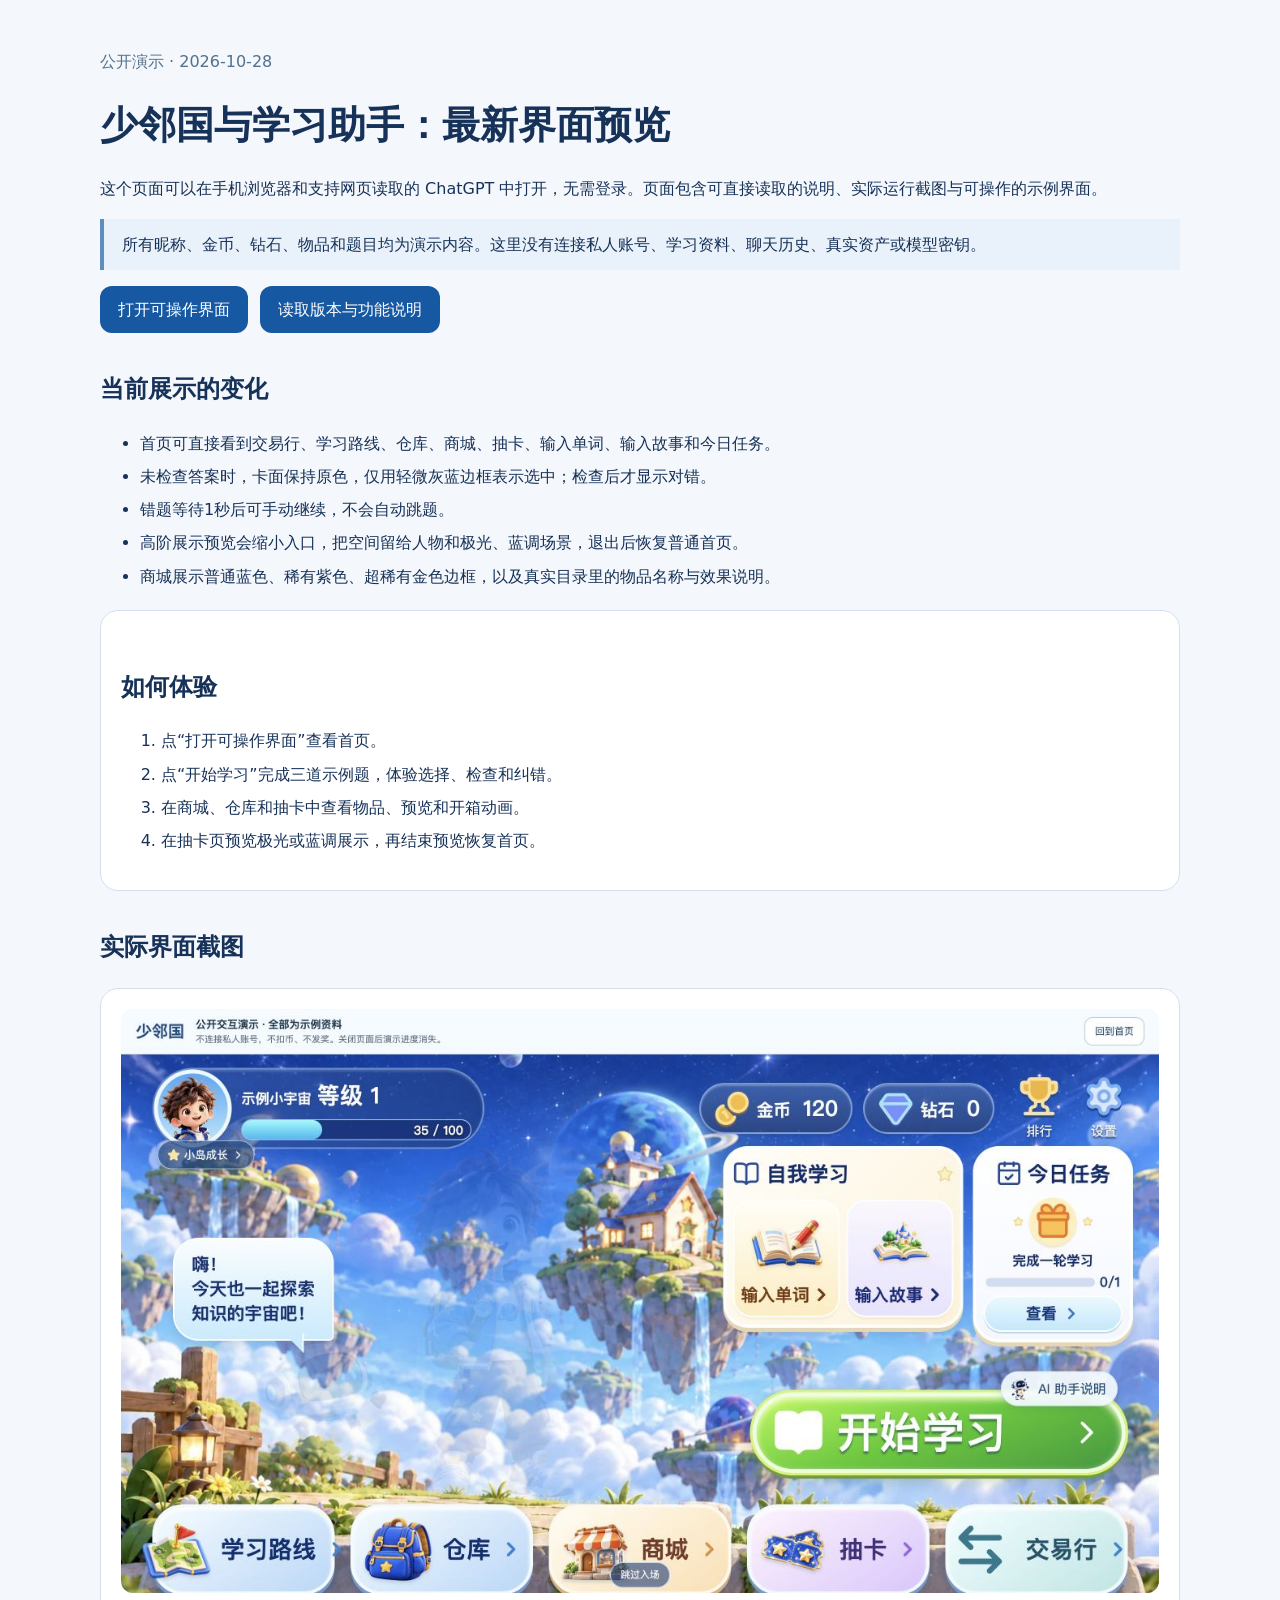
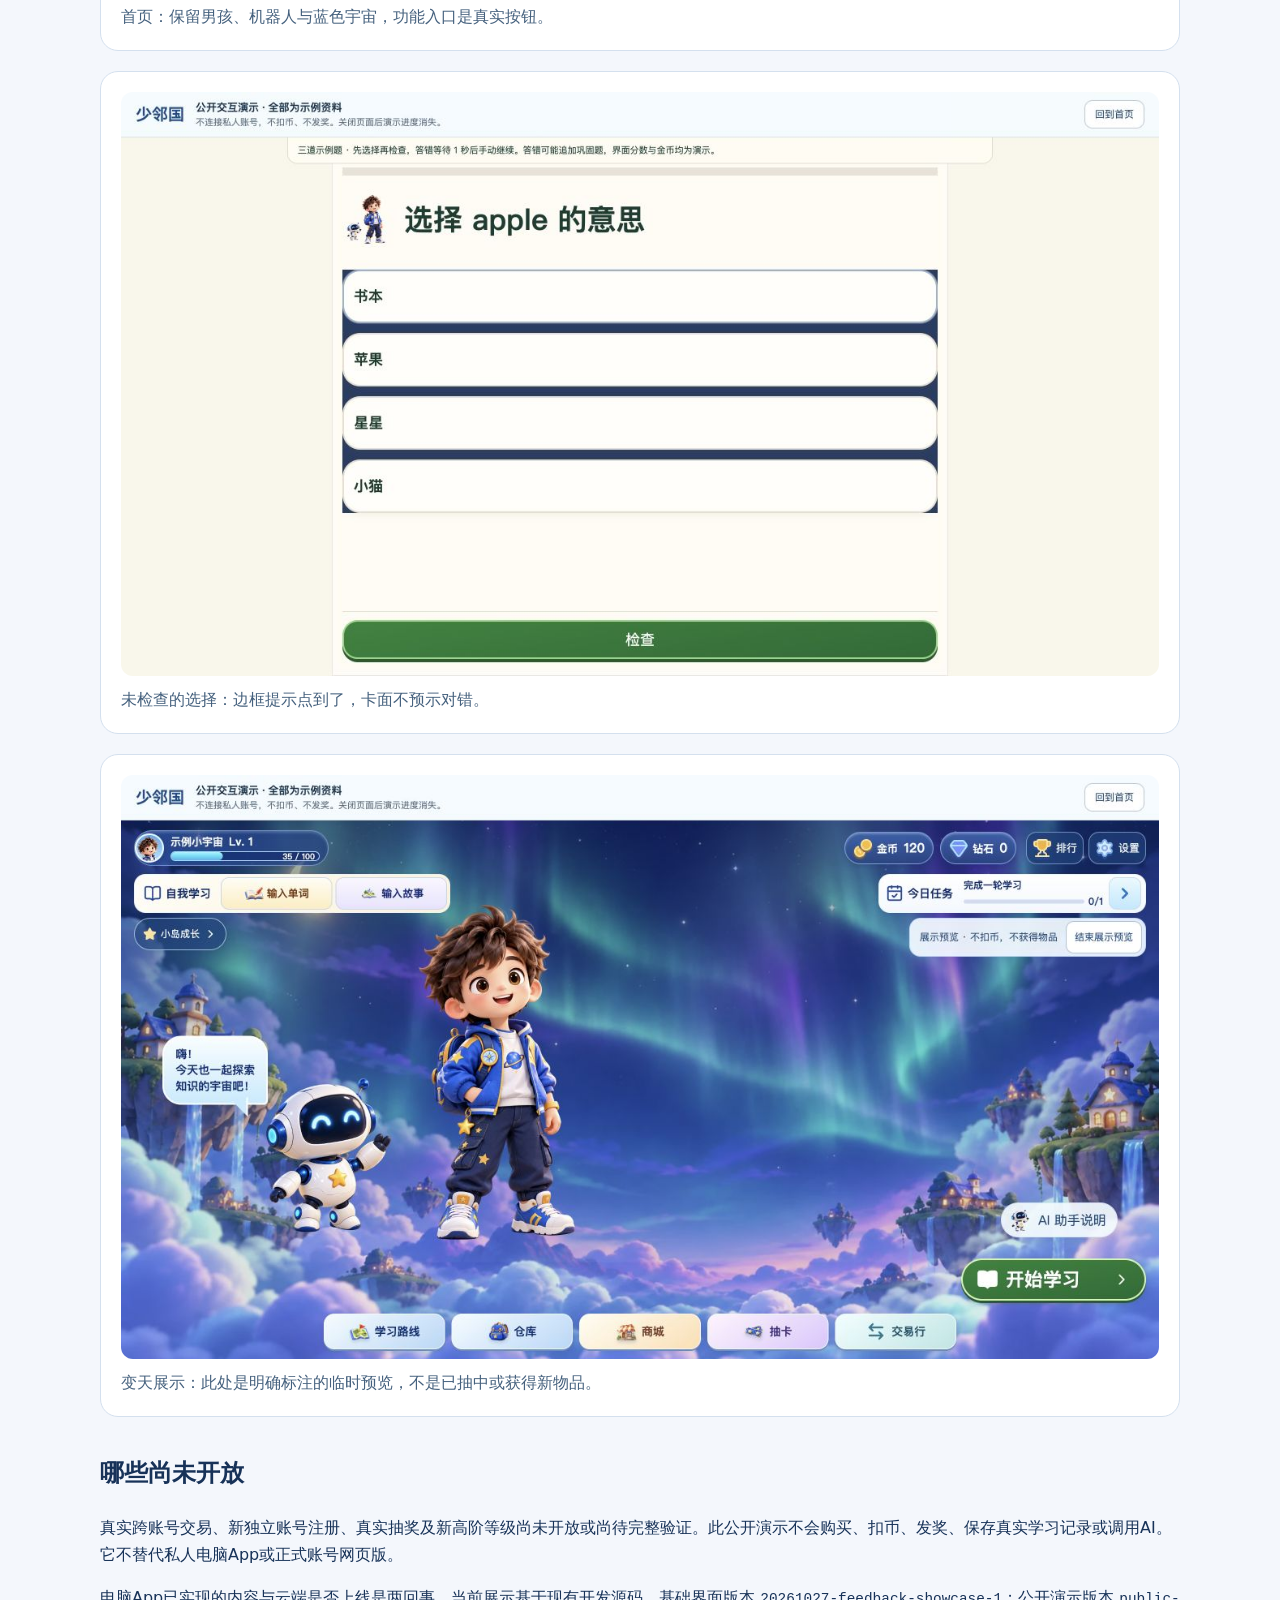
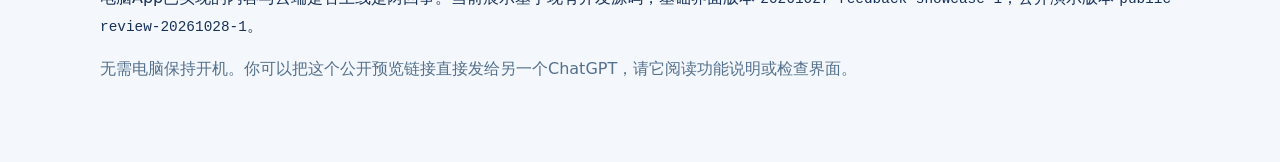
<file: index.html>
<!doctype html><html lang="zh-CN"><head><meta charset="UTF-8"><meta name="viewport" content="width=device-width,initial-scale=1"><meta name="description" content="ChatGPT与手机均可直接读取的少邻国、学习助手公开界面预览。包含真实组件的交互演示、首页、答题、商城和变天展示截图；全部为示例数据。"><meta name="robots" content="index,follow"><title>少邻国与学习助手｜公开界面预览</title><style>*{box-sizing:border-box}body{margin:0;background:#f4f7fc;color:#173258;font:16px/1.7 system-ui,-apple-system,'PingFang SC',sans-serif}main{max-width:1120px;margin:auto;padding:32px 20px 64px}h1{font-size:clamp(26px,4vw,38px);line-height:1.3}h2{margin-top:36px;font-size:24px}a{color:#1758a3}nav{display:flex;gap:12px;flex-wrap:wrap}nav a{padding:10px 18px;border-radius:12px;background:#1758a3;color:white;text-decoration:none}section,figure{margin:20px 0;padding:20px;border:1px solid #d4e0ee;border-radius:18px;background:#fff}figure img{display:block;width:100%;height:auto;border-radius:12px}figcaption{margin-top:10px;color:#45617e}code{font-size:.9em}li{margin:6px 0}.note{padding:12px 18px;border-left:4px solid #5c8fbd;background:#e9f2fb}.muted{color:#53708c}</style></head><body><main><p class="muted">公开演示 · 2026-10-28</p><h1>少邻国与学习助手：最新界面预览</h1><p>这个页面可以在手机浏览器和支持网页读取的 ChatGPT 中打开，无需登录。页面包含可直接读取的说明、实际运行截图与可操作的示例界面。</p><p class="note">所有昵称、金币、钻石、物品和题目均为演示内容。这里没有连接私人账号、学习资料、聊天历史、真实资产或模型密钥。</p><nav><a href="/demo.html">打开可操作界面</a><a href="/review-info.json">读取版本与功能说明</a></nav><h2>当前展示的变化</h2><ul><li>首页可直接看到交易行、学习路线、仓库、商城、抽卡、输入单词、输入故事和今日任务。</li><li>未检查答案时，卡面保持原色，仅用轻微灰蓝边框表示选中；检查后才显示对错。</li><li>错题等待1秒后可手动继续，不会自动跳题。</li><li>高阶展示预览会缩小入口，把空间留给人物和极光、蓝调场景，退出后恢复普通首页。</li><li>商城展示普通蓝色、稀有紫色、超稀有金色边框，以及真实目录里的物品名称与效果说明。</li></ul><section><h2>如何体验</h2><ol><li>点“打开可操作界面”查看首页。</li><li>点“开始学习”完成三道示例题，体验选择、检查和纠错。</li><li>在商城、仓库和抽卡中查看物品、预览和开箱动画。</li><li>在抽卡页预览极光或蓝调展示，再结束预览恢复首页。</li></ol></section><h2>实际界面截图</h2><figure><a href="/screens/home.png"><img src="/assets/home-Z06ERdY_.png" alt="最新首页实际运行截图，全部为示例数据；底部包含交易行入口"></a><figcaption>首页：保留男孩、机器人与蓝色宇宙，功能入口是真实按钮。</figcaption></figure><figure><a href="/screens/selected.png"><img src="/assets/selected-CpaEY4tZ.png" alt="示例练习已选中答案但尚未检查，所有卡面保持原色，选项只有灰蓝边框"></a><figcaption>未检查的选择：边框提示点到了，卡面不预示对错。</figcaption></figure><figure><a href="/screens/showcase.png"><img src="/assets/showcase-D2zT0nhL.png" alt="极光展示预览，顶部输入和任务、金币钻石及底部按钮缩小，人物和场景占主要空间"></a><figcaption>变天展示：此处是明确标注的临时预览，不是已抽中或获得新物品。</figcaption></figure><h2>哪些尚未开放</h2><p>真实跨账号交易、新独立账号注册、真实抽奖及新高阶等级尚未开放或尚待完整验证。此公开演示不会购买、扣币、发奖、保存真实学习记录或调用AI。它不替代私人电脑App或正式账号网页版。</p><p>电脑App已实现的内容与云端是否上线是两回事。当前展示基于现有开发源码，基础界面版本 <code>20261027-feedback-showcase-1</code>；公开演示版本 <code>public-review-20261028-1</code>。</p><p class="muted">无需电脑保持开机。你可以把这个公开预览链接直接发给另一个ChatGPT，请它阅读功能说明或检查界面。</p></main></body></html>
</file>
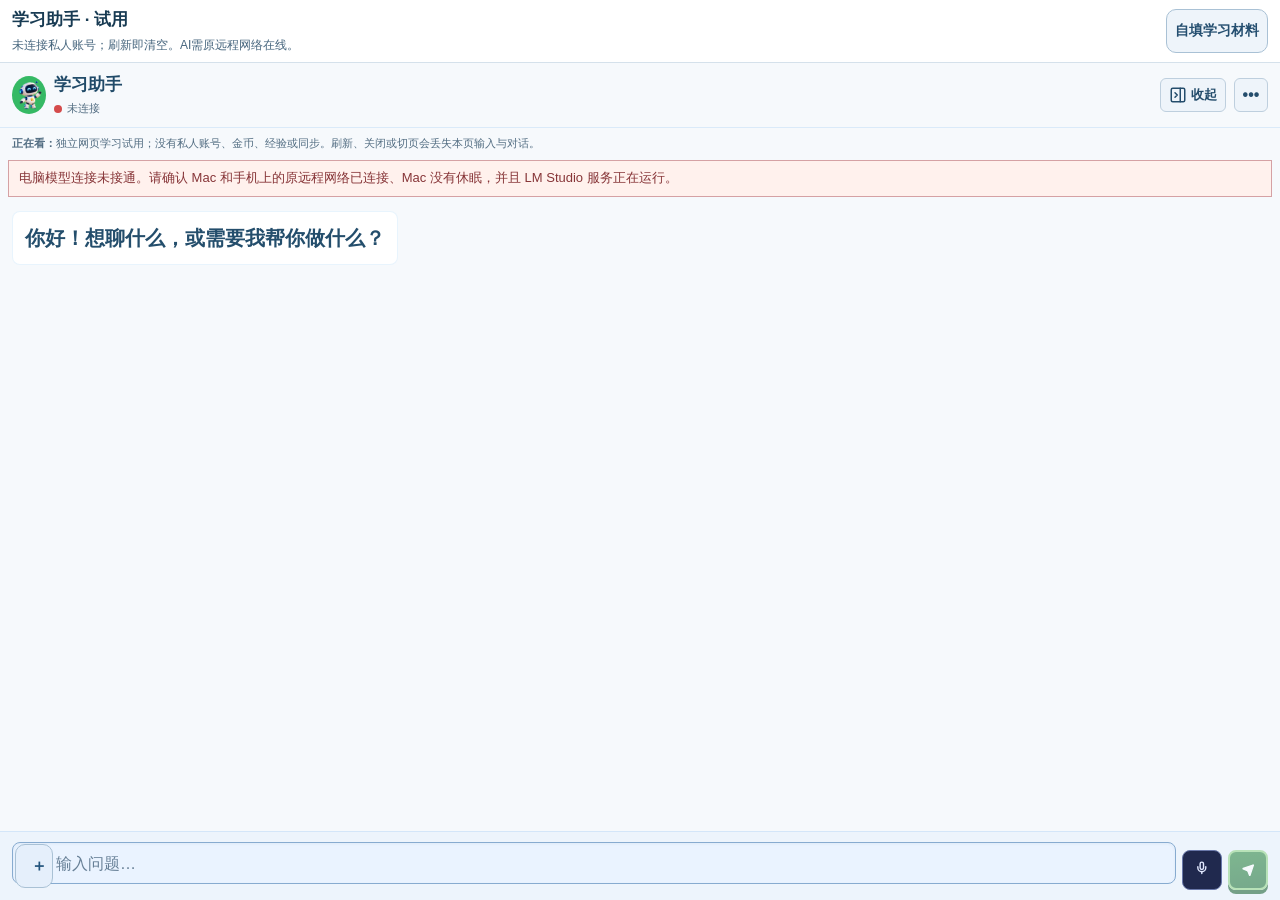
<file: assistant.html>
<!doctype html><html lang="zh-CN"><head><meta charset="UTF-8"/><meta name="viewport" content="width=device-width,initial-scale=1,viewport-fit=cover"/><meta name="theme-color" content="#eef4fa"/><meta name="robots" content="noindex,nofollow"/><title>学习助手试用</title>  <script type="module" crossorigin src="./assets/assistant-D3tk4T2j.js"></script>
  <link rel="stylesheet" crossorigin href="./assets/assistant-DfE7Z7Xu.css">
</head><body><div id="root"></div><script>
(()=>{'use strict';class TrialMemoryStorage{#values=new Map();get length(){return this.#values.size}clear(){this.#values.clear()}getItem(key){return this.#values.get(String(key))??null}key(index){return [...this.#values.keys()][index]??null}removeItem(key){this.#values.delete(String(key))}setItem(key,value){this.#values.set(String(key),String(value))}}const memory=()=>new Proxy(new TrialMemoryStorage(),{get(target,key){if(Reflect.has(target,key)){const value=Reflect.get(target,key,target);return typeof value==='function'?value.bind(target):value}return typeof key==='string'?target.getItem(key):undefined},set(target,key,value){if(typeof key==='string')target.setItem(key,value);return true},deleteProperty(target,key){if(typeof key==='string')target.removeItem(key);return true},ownKeys(target){return Array.from({length:target.length},(_,index)=>target.key(index))},getOwnPropertyDescriptor(target,key){if(typeof key==='string'&&target.getItem(key)!==null)return{enumerable:true,configurable:true,writable:true,value:target.getItem(key)}}});try{Object.defineProperty(window,'localStorage',{configurable:false,value:memory()});Object.defineProperty(window,'sessionStorage',{configurable:false,value:memory()});window.__webLearningTrialIsolated=true}catch{document.getElementById('root').textContent='浏览器未能隔离试用资料，已停止打开。没有读取或修改你的账号资料。'}})();
</script></body></html>
</file>
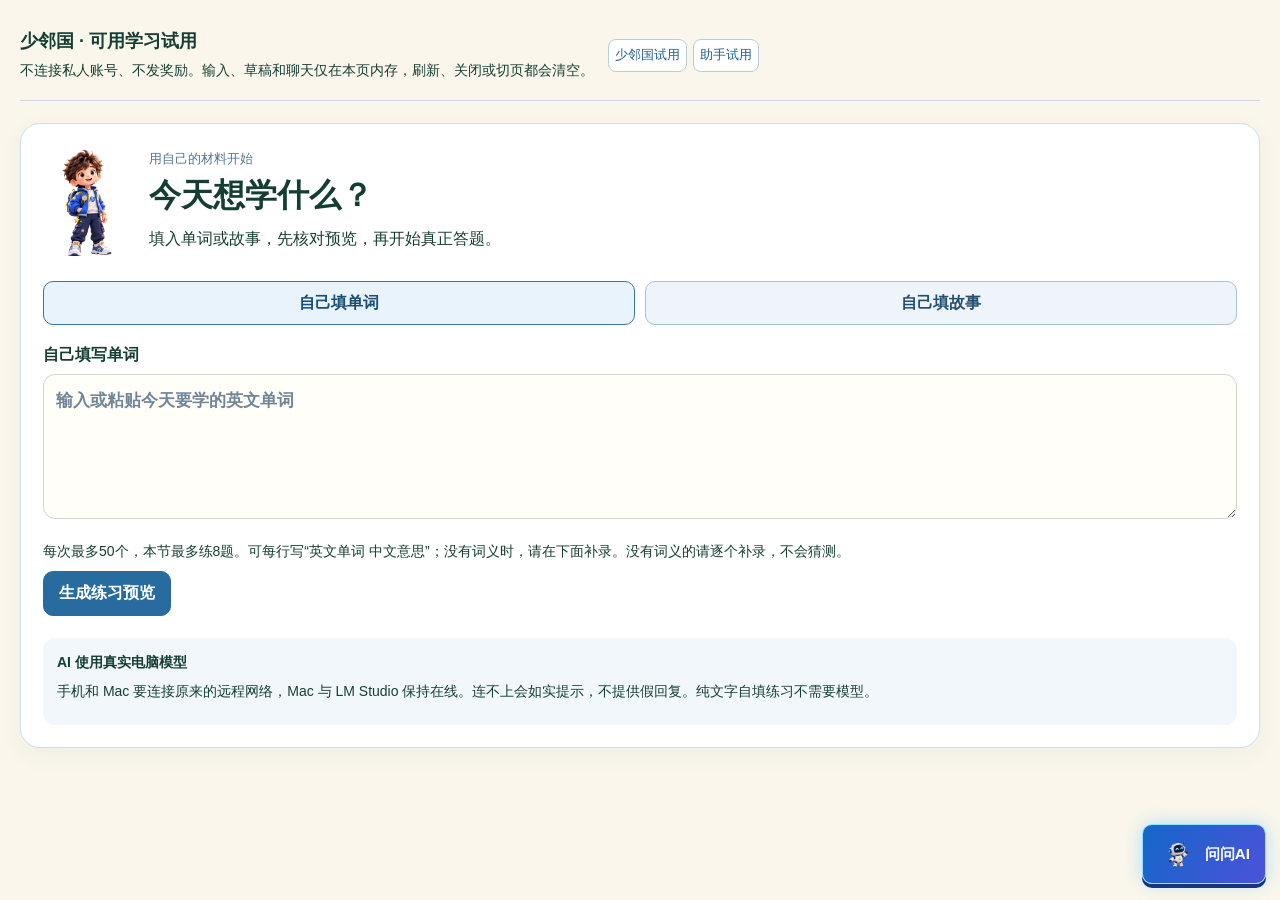
<file: learn.html>
<!doctype html><html lang="zh-CN"><head><meta charset="UTF-8"/><meta name="viewport" content="width=device-width,initial-scale=1,viewport-fit=cover"/><meta name="theme-color" content="#eef4fa"/><meta name="robots" content="noindex,nofollow"/><title>少邻国学习试用</title>  <script type="module" crossorigin src="./assets/learn-C-qOcHBD.js"></script>
  <link rel="stylesheet" crossorigin href="./assets/learn-DfE7Z7Xu.css">
</head><body><div id="root"></div><script>
(()=>{'use strict';class TrialMemoryStorage{#values=new Map();get length(){return this.#values.size}clear(){this.#values.clear()}getItem(key){return this.#values.get(String(key))??null}key(index){return [...this.#values.keys()][index]??null}removeItem(key){this.#values.delete(String(key))}setItem(key,value){this.#values.set(String(key),String(value))}}const memory=()=>new Proxy(new TrialMemoryStorage(),{get(target,key){if(Reflect.has(target,key)){const value=Reflect.get(target,key,target);return typeof value==='function'?value.bind(target):value}return typeof key==='string'?target.getItem(key):undefined},set(target,key,value){if(typeof key==='string')target.setItem(key,value);return true},deleteProperty(target,key){if(typeof key==='string')target.removeItem(key);return true},ownKeys(target){return Array.from({length:target.length},(_,index)=>target.key(index))},getOwnPropertyDescriptor(target,key){if(typeof key==='string'&&target.getItem(key)!==null)return{enumerable:true,configurable:true,writable:true,value:target.getItem(key)}}});try{Object.defineProperty(window,'localStorage',{configurable:false,value:memory()});Object.defineProperty(window,'sessionStorage',{configurable:false,value:memory()});window.__webLearningTrialIsolated=true}catch{document.getElementById('root').textContent='浏览器未能隔离试用资料，已停止打开。没有读取或修改你的账号资料。'}})();
</script></body></html>
</file>
<file: assets/assistant-DfE7Z7Xu.css>
.aiTaskStatus{display:flex;align-items:center;gap:10px;flex:0 0 auto;padding:10px 12px;margin:8px 0;min-width:0;color:#e2f4ff;background:#082863d1;border:1px solid rgba(116,203,255,.45);border-radius:8px;font-size:13px;line-height:1.5}.aiTaskCopy{flex:1;min-width:0;overflow-wrap:anywhere}.aiTaskCopy small{display:block;color:#b8d9f5;font-size:12px;font-variant-numeric:tabular-nums}.aiTaskStatus button{display:inline-flex;align-items:center;justify-content:center;gap:5px;flex:0 0 auto;min-height:36px;padding:6px 8px;color:#e9f8ff;background:#123a78;border:1px solid #689bd0;border-radius:6px;font-size:12px}.aiTaskStatus button:hover{background:#1c4b8c}.aiTaskHalo{display:block;flex:0 0 26px;width:26px;height:26px;position:relative;border:2px solid #4386bb;border-radius:50%;box-shadow:0 0 10px #328bd14d}.aiTaskHalo i{position:absolute;inset:-2px;border:2px solid transparent;border-top-color:#bdeeff;border-right-color:#58b4ff;border-radius:50%;animation:aiTaskOrbit 2.8s linear infinite}.aiTaskHalo b{position:absolute;width:4px;height:4px;border-radius:50%;background:#e4c667;top:-2px;left:10px}.qwenAssistantPanel.aiWorking>header .qwenPerson:after{content:"";display:block;width:8px;height:8px;flex:0 0 8px;border-radius:50%;background:#90d5ff;box-shadow:0 0 12px #63b9ff}.qwenAssistantPanel.aiWorking>header{box-shadow:inset 0 -1px #79cbff80,0 4px 12px #2a8cdb20}.qwenAiMotion{display:flex;align-items:center;gap:7px;color:#d7ecff;font-size:13px;padding:6px}.qwenAiMotion input{width:16px;height:16px;accent-color:#258fdd}.qwenAssistantPanel>.aiTaskStatus{order:1;margin:4px 8px}.qwenAssistantPanel>.qwenComposer{order:2}@keyframes aiTaskOrbit{to{transform:rotate(360deg)}}.reduceMotion .aiTaskHalo i{animation:none}.animationsPaused .aiTaskHalo i,.aiTaskStatus.paused .aiTaskHalo i{animation-play-state:paused}@media(prefers-reduced-motion:reduce){.aiTaskHalo i{animation:none}}@media(max-width:640px){.aiTaskStatus{gap:6px;padding:6px 8px;margin:4px 0;font-size:12px}.aiTaskHalo{flex-basis:20px;width:20px;height:20px}.aiTaskHalo b{left:7px}}.aiTaskMeasuredProgress{display:grid;gap:3px;margin:4px 0;color:#e2f4ff;font-size:12px;font-variant-numeric:tabular-nums}.aiTaskMeasuredProgress progress{display:block;width:100%;height:6px;border:0;border-radius:4px;overflow:hidden;accent-color:#69caff}.aiTaskMeasuredProgress progress::-webkit-progress-bar{background:#284e78;border-radius:4px}.aiTaskMeasuredProgress progress::-webkit-progress-value{background:#69caff;border-radius:4px}.aiTaskCopy .aiTaskWaitBudget{margin-top:3px;color:#c9e2f7;font-size:12px}.aiTaskWaitBudget>span{margin-left:6px;color:inherit}.assistantStudyWorkshopOverlay{position:fixed;inset:0;z-index:11000;display:flex;align-items:flex-start;justify-content:center;overflow:auto;overscroll-behavior:contain;touch-action:pan-y pinch-zoom;padding:max(16px,env(safe-area-inset-top)) max(12px,env(safe-area-inset-right)) max(20px,env(safe-area-inset-bottom)) max(12px,env(safe-area-inset-left));background:#132e4f99;box-sizing:border-box}.assistantStudyWorkshopPanel{box-sizing:border-box;width:min(880px,100%);min-width:0;padding:24px;border:1px solid #bbd0e2;border-radius:22px;background:#f7fafd;color:#1b3e58;box-shadow:0 18px 56px #09203b40;font-family:inherit;font-size:17px;line-height:1.6;outline:none}.assistantStudyWorkshopPanel *{box-sizing:border-box}.assistantStudyWorkshopPanel>header{display:flex;align-items:center;justify-content:space-between;gap:14px;padding:0 0 15px;border-bottom:1px solid #d2dfeb}.assistantStudyWorkshopPanel h1{color:#183e5d;font-size:28px;line-height:1.4;margin:4px 0}.assistantStudyWorkshopPanel h2{color:#183e5d;font-size:23px;line-height:1.45;margin:4px 0 12px}.assistantStudyWorkshopPanel h3{color:#183e5d;font-size:20px;line-height:1.5;margin:0}.assistantStudyWorkshopPanel p{margin:10px 0;color:#34566f;overflow-wrap:anywhere}.assistantStudyWorkshopPanel small{font-size:14px;color:#536e83}.assistantStudyWorkshopPanel>header>button{width:44px;min-width:44px;padding:8px}.assistantStudyWorkshopPanel button{display:inline-flex;align-items:center;justify-content:center;gap:7px;min-height:44px;max-width:100%;padding:9px 14px;border:1px solid #a8bed1;border-radius:11px;background:#fff;color:#244b6a;font:inherit;font-size:16px;line-height:1.4;font-weight:700;box-shadow:none;cursor:pointer;transition:background .15s,border-color .15s,box-shadow .15s,transform .15s}.assistantStudyWorkshopPanel button:hover:not(:disabled){background:#eaf2fb;border-color:#6e98b9;box-shadow:0 3px 10px #1a45651a;transform:translateY(-1px)}.assistantStudyWorkshopPanel button:active:not(:disabled){transform:translateY(1px);box-shadow:none}.assistantStudyWorkshopPanel button:disabled{background:#e6edf3;color:#526b7f;border-color:#c9d7e2;cursor:default;opacity:1;transform:none;box-shadow:none}.assistantStudyWorkshopPanel .assistantStudyPrimary{background:#2a6da7;border-color:#235f94;color:#fff}.assistantStudyWorkshopPanel .assistantStudyPrimary:hover:not(:disabled){background:#225f97;color:#fff}.assistantStudyWorkshopPanel .assistantStudyPrimary:disabled{background:#e0e9f1;color:#536d82;border-color:#bed0df}.assistantStudyWorkshopPanel svg{width:19px;height:19px;flex:0 0 19px}.assistantStudyWorkshopPanel label{display:grid;gap:6px;font-size:16px;font-weight:650;color:#24485f;margin:12px 0}.assistantStudyWorkshopPanel textarea,.assistantStudyWorkshopPanel input:not([type=file]),.assistantStudyWorkshopPanel select{width:100%;min-width:0;min-height:44px;padding:10px 12px;border:1px solid #a8bed1;border-radius:10px;background:#fff!important;color:#173c57!important;-webkit-text-fill-color:#173c57!important;font:inherit;font-size:max(20px,1rem);line-height:1.5;opacity:1}.assistantStudyWorkshopPanel textarea{resize:vertical;max-height:420px}.assistantStudyWorkshopPanel textarea::placeholder{color:#627b8f!important;-webkit-text-fill-color:#627b8f!important;opacity:1}.assistantStudyWorkshopPanel select{font-size:16px}.assistantStudyWorkshopPanel :is(button,input,textarea,select,summary):focus-visible{outline:3px solid #3879b5;outline-offset:3px}.assistantStudyWorkshopPanel input[hidden]{display:none!important}.assistantStudyPhotoButtons,.assistantStudyRun,.assistantStudyFinalActions{display:flex;align-items:center;flex-wrap:wrap;gap:10px;margin:15px 0}.assistantStudyPhotoButtons>span,.assistantStudyPermission{color:#536e83;font-size:15px}.assistantStudyPhoto{display:grid;justify-items:center;gap:10px;max-width:520px;margin:16px auto;overflow:hidden}.assistantStudyPhoto img{display:block;width:100%;height:250px;object-fit:contain;border:1px solid #d4e0eb;border-radius:12px;background:#eef3f8}.assistantStudyPhoto>div{display:flex;flex-wrap:wrap;justify-content:center;gap:8px}.assistantStudyPrivacy,.assistantStudyIntro{padding:12px 14px;background:#eaf2fa;border:1px solid #d0dfed;border-radius:12px}.assistantStudyWorkshopPanel .assistantStudyError{padding:12px 14px;border:1px solid #d9b47d;border-radius:12px;background:#fff4e5;color:#714b1b}.assistantStudyWorkshopPanel .assistantStudyNotice{padding:12px 14px;border:1px solid #c3d8e6;border-radius:12px;background:#eaf4fb;color:#264f6b}.assistantStudyExplanation,.assistantStudyDraft,.assistantStudyPreview{margin-top:22px;padding-top:18px;border-top:1px solid #cadbe8}.assistantStudyExplanation>p{white-space:pre-wrap;font-size:18px;line-height:1.8;color:#23485f}.assistantStudyQuestionEditor{padding:16px;margin:14px 0;border:1px solid #c5d8e7;border-radius:15px;background:#fff}.assistantStudyQuestionTop{display:flex;align-items:center;gap:10px;flex-wrap:wrap}.assistantStudyQuestionTop h3{margin-right:auto}.assistantStudyQuestionTop select{width:auto;max-width:170px}.assistantStudyOptionEditors{display:grid;grid-template-columns:repeat(2,minmax(0,1fr));gap:0 12px}.assistantStudyPreview{border:1px solid #bfd6e8;border-radius:16px;padding:18px;background:#edf5fc}.assistantStudyPreview>article{padding:14px;margin:14px 0;border:1px solid #cbdce9;border-radius:12px;background:#fff}.assistantStudyPreview ul{list-style:none;padding:0;margin:12px 0;display:grid;grid-template-columns:repeat(2,minmax(0,1fr));gap:8px}.assistantStudyPreview li{padding:10px 12px;border:1px solid #c2d5e5;border-radius:9px;color:#214963;font-size:20px;overflow-wrap:anywhere}.assistantStudyWorkshopPanel summary{min-height:44px;padding:8px 0;cursor:pointer;color:#2c5d81;font-weight:650}.assistantStudyTranscription{margin:16px 0;padding:0 14px;border:1px solid #c7d9e6;border-radius:12px;background:#fff}.assistantStudyFinalActions{margin-bottom:0}.assistantStudyFinalActions>button{flex:1;min-width:160px}.assistantStudyWorkshopPanel>.aiTaskStatus{background:#153b61;color:#f1f8ff;border-color:#6e95b8;margin:14px 0}.assistantStudyWorkshopPanel .aiTaskStatus button{min-height:36px;padding:6px 10px;background:#244e76;color:#fff;border-color:#93b2ce;font-size:14px}.assistantStudyWorkshopPanel .aiTaskCopy small{color:#d2e6f5}@media(max-width:600px){.assistantStudyWorkshopOverlay{padding:max(8px,env(safe-area-inset-top)) max(6px,env(safe-area-inset-right)) max(14px,env(safe-area-inset-bottom)) max(6px,env(safe-area-inset-left))}.assistantStudyWorkshopPanel{padding:15px;border-radius:17px;font-size:16px}.assistantStudyWorkshopPanel h1{font-size:25px}.assistantStudyWorkshopPanel h2{font-size:21px}.assistantStudyOptionEditors,.assistantStudyPreview ul{grid-template-columns:minmax(0,1fr)}.assistantStudyQuestionEditor,.assistantStudyPreview{padding:12px}.assistantStudyPhoto img{height:210px}.assistantStudyRun>button{flex:1;min-width:130px}.assistantStudyQuestionTop select{max-width:150px}}@media(prefers-reduced-motion:reduce){.assistantStudyWorkshopPanel *{transition:none!important;animation:none!important}}.speechButtonGroup{display:inline-flex;flex-direction:column;align-items:flex-start;gap:4px;min-width:0;max-width:100%}.speechButtonGroup .speechButton,.qwenAssistantPanel button.speechButton{display:inline-flex;align-items:center;justify-content:center;gap:7px;min-height:44px;padding:9px 12px;border:1px solid #aac9e8;border-radius:13px;background:#e7f2ff!important;color:#214d76!important;box-shadow:0 2px 5px #224d7b12;font:inherit;font-size:1rem;line-height:1.35;cursor:pointer}.speechButton>svg{width:21px;height:21px;flex:0 0 auto}.speechButton.isSpeaking{background:#d8ebff!important;border-color:#3f80bd!important}.speechButton:disabled{cursor:default;opacity:.65}.speechButton.isPreparing{opacity:1}.speechButton:focus-visible{outline:3px solid #337db9;outline-offset:3px}.speechButtonError,.qwenSpeechError{font-size:.9rem;line-height:1.5;color:#8a3e2d!important}.speechSoundWaves{display:inline-flex;align-items:center;justify-content:center;gap:2px;height:19px;flex:0 0 18px}.speechSoundWaves i{width:3px;height:8px;background:currentColor;border-radius:2px;animation:speechWave .8s ease-in-out infinite alternate}.speechSoundWaves i:nth-child(2){height:15px;animation-delay:.18s}.speechSoundWaves i:nth-child(3){height:11px;animation-delay:.32s}@keyframes speechWave{to{transform:scaleY(.45)}}.qwenAssistantPanel button.speechButton.qwenSpeakAnswer{font-size:.85rem;min-width:44px;max-width:100%;padding:6px 9px}.qwenSpeakAnswer>span:not(.speechSoundWaves){white-space:nowrap}@media(prefers-reduced-motion:reduce){.speechSoundWaves i{animation:none}}.referenceStudyCard .speechButtonGroup>button.speechButton{position:static;width:auto;height:auto;min-height:44px;display:inline-flex;align-items:center;justify-content:center;gap:6px;padding:8px 10px;font-size:.9rem}.referenceStudyCard header .speechButtonGroup{margin-top:8px}.referenceStudyExample .speechButtonGroup{margin-top:8px}.referenceStudyCard .speechButton>svg{width:20px;height:20px;fill:none}.referenceStudyCard .speechButton>span{display:inline;font-size:.9rem;line-height:1.35;margin:0;font-weight:600}.referenceStudyCard .speechButton>.speechSoundWaves{display:inline-flex}.referenceStudyCard>header:has(.speechButtonGroup){height:auto;min-height:140px}.childComfort,.childShop,.parentAccess{font-family:PingFang SC,Microsoft YaHei,system-ui,sans-serif;letter-spacing:0;color:#edf5ff;font-size:16px;line-height:1.6}.appShell.cosmosUniverse.childComfort{background:#0a1e3a}.appShell.cosmosUniverse.childComfort .homeBackdrop{background:linear-gradient(175deg,#101f43,#153d67 60%,#1b3852)!important}.childComfort .homeBackdrop>*{display:none}.childComfort :is(button,input,textarea,select){font:inherit;letter-spacing:0}.childComfort :is(h1,h2,h3,p){text-shadow:none}.childComfort .panel{background:#102b49ed!important;box-shadow:none!important;border:1px solid #87b2ca40!important;border-radius:8px}.childComfort :is(.primaryButton,.explorationStart){background:#2886d0!important;border:1px solid #76bfee!important;box-shadow:0 3px #0c4b80!important;color:#fff;text-shadow:none!important;border-radius:8px}.childComfort button,.childShop button{transition:transform .15s ease,background .15s ease;touch-action:manipulation}.childComfort button:focus-visible,.childShop button:focus-visible{outline:3px solid #ffc873;outline-offset:3px}.childComfort .mascot{background:url(/space-mascots.webp) 79% 42%/250% auto no-repeat!important;border:0!important;box-shadow:none!important;border-radius:0!important}.childComfort .mascot>*{display:none}.childComfort .explorationHome{max-width:1320px;margin:auto;padding:12px 28px 86px}.childComfort .explorationHeader{min-height:58px;border-bottom:1px solid #9dbed22b}.childComfort .explorationHeader>strong{font-size:22px;color:#f5f9ff}.childComfort .explorationWallet{gap:12px}.childComfort .explorationWallet button,.childComfort .explorationWallet>span{background:none;box-shadow:none;border:0;min-width:42px;min-height:44px;padding:8px}.childComfort .explorationWallet svg{width:21px;height:21px}.childComfort .explorationScene{min-height:450px;display:grid;grid-template-columns:minmax(260px,.9fr) minmax(0,1.3fr);align-items:center;gap:18px;padding:24px 0 0;position:relative}.childComfort .explorationInvitation{position:relative;inset:auto;width:auto;padding:0;z-index:2}.childComfort .explorationInvitation h1{font-size:32px;max-width:400px;line-height:1.4;margin:12px 0 28px;font-weight:750}.childComfort .explorationEyebrow{color:#adcbe3;font-size:15px}.childComfort .explorationStart{font-size:20px;min-height:58px;padding:12px 20px;width:min(100%,350px);gap:14px}.childComfort .explorationChoose,.childComfort .explorationResume{background:none;color:#c2dff3;border:0;margin:16px 0 0;padding:7px 0;font-size:15px}.childComfort .explorationGift{position:absolute;left:0;bottom:0;display:flex;align-items:center;gap:8px;background:#24425c;border:1px solid #c8ac654a;border-radius:8px;padding:6px 14px 6px 4px;width:auto;box-shadow:none;animation:none}.childComfort .explorationGift img{width:58px;height:58px;object-fit:contain}.childComfort .explorationGift span{color:#f7d999;position:static;display:flex;gap:6px;font-size:16px}.growthScene{position:relative;width:100%;aspect-ratio:3/2;isolation:isolate}.growthHome{position:relative;width:100%}.legacyRobotBadge{position:absolute;width:22px;height:22px;right:13%;top:38%;color:#f8d071}.growthIsland{position:absolute;inset:0;width:100%;height:100%;object-fit:contain;animation:growArrive .6s ease both}.growthCompanions{position:absolute;width:43%;height:55%;right:7%;top:9%}.growthLevel3 .growthCompanions{width:32%;right:30%;top:8%}.companionButton{width:100%;height:100%;padding:0!important;border:0!important;background:none!important;box-shadow:none!important}.companionArt{display:inline-block;position:relative;width:64px;aspect-ratio:1;overflow:hidden;vertical-align:middle;flex-shrink:0}.companionArt>img{position:absolute;width:300%;max-width:none;left:-180%;top:-70%}.companionArt.companionPair{width:100%;height:100%;overflow:visible}.companionPair>img{width:100%;height:100%;inset:0;object-fit:contain}.robotAntenna{position:absolute;left:63%;top:1%;color:#ffd275;transform:rotate(12deg);filter:drop-shadow(0 2px 2px #08182d)}.robotAntenna svg{width:28px;height:28px}.robotAntenna:after{content:"";position:absolute;width:2px;height:9px;background:#f2cf78;top:23px;left:13px;transform:rotate(8deg)}.companionPair .robotAntenna{left:75%;top:12%}.robotJetpack{position:absolute;left:66%;top:55%;color:#92d2ff;transform:rotate(-28deg)}.robotJetpack svg{width:36px;height:36px;fill:#3678b8}.companionPair .robotJetpack{left:79%;top:64%}.robotExpression{position:absolute;left:18%;top:27%;width:65%;height:23%;display:flex;align-items:center;justify-content:space-evenly;background:#081c34;border-radius:45%;transform:rotate(-6deg)}.robotExpression i{width:18%;height:60%;border:2px solid #8be8ff;border-bottom:0;border-radius:60% 60% 0 0}.robotExpression.expression2 i:last-child{height:0;border-radius:0}.robotExpression.expression3 i{height:70%;border:2px solid #8be8ff;border-radius:50%}.companionPair .robotExpression{left:70%;top:29%;width:24%;height:14%;transform:rotate(-10deg)}.companionReact{animation:companionHello .7s ease both}.companionFly{animation:companionFlight 1.1s ease both}.islandLamp{position:absolute;left:55%;top:47%;padding:4px!important;color:#87a5b4!important;border:0!important;background:#1d4265!important;border-radius:6px;width:36px;height:38px;box-shadow:0 3px #122c42}.islandLamp.lit{color:#ffe38c!important;box-shadow:0 0 22px #ffd87a72}.islandBridge{position:absolute;right:2%;bottom:31%;display:flex;gap:5px;align-items:center;background:#123c61!important;color:#eff7ff!important;border:1px solid #89b5d6!important;padding:4px 7px!important;border-radius:6px;font-size:13px!important}.islandBridge svg{width:16px}.moonlitIsland{filter:saturate(.8) brightness(.8);background:#0c17364d;border-radius:8px}.islandNightSky{position:absolute;inset:0;background:#080f2c;border-radius:8px;z-index:-1;color:#c9e8ff}.islandNightSky>svg:first-child{position:absolute;width:54px;height:54px;right:10%;top:7%}.islandNightSky>svg:not(:first-child){position:absolute;width:10px;height:10px;top:15%;left:15%;color:#ffe19a}.islandNightSky>svg:nth-child(3){left:53%;top:9%}.islandNightSky>svg:nth-child(4){left:73%;top:27%}.islandProgress{display:grid;grid-template-columns:1fr;gap:8px;padding:18px 0;border-top:1px solid #9dbed22b}.islandProgress>div:first-child{display:flex;align-items:center;justify-content:space-between;gap:16px;flex-wrap:wrap}.islandProgress strong{font-size:17px}.islandProgress span{color:#c2d4e7;font-size:14px}.islandProgress progress,.lessonXp progress{appearance:none;height:8px;width:100%;border:0;border-radius:4px;overflow:hidden;background:#071b31}.islandProgress progress::-webkit-progress-bar,.lessonXp progress::-webkit-progress-bar{background:#071b31}.islandProgress progress::-webkit-progress-value,.lessonXp progress::-webkit-progress-value{background:#f4cd74;transition:width .5s ease}.quietButton{display:inline-flex;width:fit-content;align-items:center;gap:8px;padding:8px 0;border:0;background:none;color:#aed8fa;font:inherit;cursor:pointer}.growthPreview{display:grid;grid-template-columns:170px 1fr;align-items:center;gap:16px;background:#0c223b;border-radius:8px;padding:10px 18px}.growthPreview img{width:100%}.growthPreview p{font-size:14px}.firstShopInvite{display:flex;gap:12px;align-items:center;padding:14px 0;color:#d2e1ed;font-size:15px}.firstShopInvite button{margin-left:auto;display:flex;align-items:center;gap:5px;border:0;padding:8px;background:none;color:#f6d798;font:inherit}.childComfort .practiceSkillIsland{box-shadow:none;background:none}.childComfort .explorationDestinations{gap:20px}.childComfort .explorationIsland{background:#123251;border:1px solid #91b2cd40;box-shadow:none;border-radius:8px}.childComfort .explorationIsland span{font-size:18px}.childComfort .explorationIsland small{font-size:14px}.childPreferences{display:flex;align-items:center;gap:24px;padding-top:20px;margin-top:20px;border-top:1px solid #9dbed22b;color:#aac4d9;font-size:14px}.childPreferences label{display:flex;align-items:center;gap:8px}.childPreferences input{width:17px;height:17px;accent-color:#479ce0}.childComfort .qwenPerson>.companionArt{width:42px;height:42px;flex:0 0 42px;display:inline-block;border:0!important;border-radius:0;background:none!important;box-shadow:none!important}.childComfort .qwenMessageRow>.referenceMessageAvatar{border:0!important;background:none!important;box-shadow:none!important}.childComfort .referenceMessageAvatar .companionArt{width:32px;height:32px}.childComfort .practiceCompanion{display:inline-block;width:64px;height:64px}.childComfort .practiceCompanion.correct{animation:companionHello .6s ease both}.childComfort .referenceV2Choice .practiceCompanion{display:none}.childComfort .v2PracticeStats .streakXpBadge,.childComfort .streakXpEarned{color:#eed491;background:#243e54;border:1px solid #a79a6c55;box-shadow:none;border-radius:6px}.childComfort .v2Summary>.companionPair{width:180px;height:180px}.childComfort .qwenPerson .robotAntenna svg{width:17px;height:17px}.childComfort .v2Question .mascot{width:76px;height:84px}.childComfort .v2Question h1{font-size:28px;line-height:1.45}.childComfort .v2Choices button{min-height:58px;font-size:18px;border-radius:8px;box-shadow:none;border:1px solid #729cbb7a;background:#173f61;color:#f5faff}.childComfort .v2Choices button.correct{background:#66501f;border-color:#f7d478;animation:answerWarm .4s ease}.childComfort .v2Feedback{background:#173954;border-radius:8px;box-shadow:none;color:#e1ecf6}.childComfort .v2Feedback.wrong{border-color:#96bdd7;background:#193b54}.childComfort .v2Summary{max-width:720px;margin:auto;text-align:center;padding:28px}.lessonXp{margin:20px 0;display:grid;gap:8px;color:#f4d695}.lessonXp small{color:#b8d1e4}.childComfort .qwenAssistantPanel.referenceAssistantPanel{background:#0b2138!important}.childComfort .qwenAssistantPanel.referenceAssistantPanel:before,.childComfort .qwenAssistantPanel.referenceAssistantPanel:after{content:none!important}.childComfort .qwenWatching{color:#a9c4d9!important}.childComfort .qwenMessages{background:#0b2138!important}.childComfort .qwenSpeakAnswer{color:#c5e7ff!important;background:#163a59!important;border:1px solid #77a0ba80!important;box-shadow:none!important}.childComfort .qwenQuickActions{gap:5px}.childComfort .assistantDockLauncher{border-radius:8px;background:#1e5885;box-shadow:0 3px 14px #020c1c50;border:1px solid #7eabc8}.childComfort .assistantDockLauncher>span{width:32px;height:32px;overflow:hidden;background:none;color:#a0d7ff}.childComfort .assistantDockLauncher .companionArt{width:30px;height:36px}.childShopShade{background:#020b1be8;padding:18px;z-index:1000}.childShop{width:min(100%,1000px);max-height:calc(100dvh - 36px);overflow:auto;background:#102b44;border:1px solid #769ab34d;border-radius:8px}.childShop header{display:flex;align-items:center;gap:14px;padding:18px 24px;border-bottom:1px solid #88a9bc35}.childShop h2{margin:0;font-size:25px}.childShop header small{color:#adc6d9;font-size:13px}.childShop header>button{margin-left:6px;width:40px;height:40px;padding:8px;background:none;border:0;color:#d5e7f2}.shopCoins{display:flex;align-items:center;gap:8px;margin-left:auto;color:#f6d485}.shopLayout{display:grid;grid-template-columns:minmax(210px,.8fr) minmax(0,1.4fr)}.shopLayout>nav{padding:14px;border-right:1px solid #88a9bc35}.shopLayout nav button{display:flex;align-items:center;gap:12px;width:100%;text-align:left;color:#d6e5f0;background:none;padding:13px 12px;margin:3px 0;border:1px solid transparent;border-radius:6px;font:inherit}.shopLayout nav button.selected{background:#235375;border-color:#6d99b5}.shopLayout nav button>svg{width:24px;height:24px;color:#ffd37a;flex-shrink:0}.shopLayout nav button b{display:block;font-size:15px}.shopLayout nav button small{display:block;font-size:13px;color:#b9d0e2;margin-top:3px}.shopPreview{padding:14px 28px 24px}.shopPreviewArt{aspect-ratio:3/2;max-height:310px;display:grid;align-content:center}.shopPreview h3{font-size:21px;margin:12px 0 8px}.shopPreview p{font-size:15px;color:#c8dbe8}.shopActions{display:flex;gap:12px;margin:18px 0 10px;flex-wrap:wrap}.shopActions button{border-radius:8px;padding:10px 18px;min-height:44px;background:#2886d0;border:1px solid #76bfee;color:#fff;font:inherit}.shopActions button:disabled{opacity:.5}.shopOwned{display:inline-flex;align-items:center;gap:7px;padding:10px;color:#aed4e0}.shopNotice{padding:12px;border-left:3px solid #f4ce7c;background:#1d425b}.shopHint{color:#f6d693!important}.childShop footer{display:flex;align-items:center;gap:14px;padding:12px 24px;border-top:1px solid #88a9bc35}.childShop footer>span{font-size:12px;color:#adc7d9;margin-left:auto}.xpCardPreview{justify-self:center;display:grid;justify-items:center;align-content:center;gap:12px;width:min(100%,300px);min-height:220px;border-radius:8px;background:#173e60;border:1px solid #dfc57b80;color:#f5d17b}.xpCardPreview>svg{width:52px;height:52px}.xpCardPreview strong{font-size:25px}.xpCardPreview span{font-size:14px}.xpCardPreview small{color:#b2ccdf}.parentAccess{width:min(94vw,580px);max-height:90dvh;overflow:auto;padding:24px;background:#102b44!important;border-radius:8px}.parentAccess header{display:flex;gap:12px;align-items:center}.parentAccess header h2{font-size:22px;margin:0}.parentAccess header button{margin-left:auto;background:none;border:0;color:#f2f7fc}.parentAccess label{display:grid;gap:6px;margin:16px 0}.parentAccess input{color:#f5faff;padding:10px;border:1px solid #7fadc9;border-radius:6px;background:#0a1f34;font:inherit}.parentAccess .qwenAssistant{position:static!important;width:100%;height:auto;min-height:430px}.welcomeChestHeader{position:relative;z-index:3;text-align:center;padding:10px 14px}.welcomeChestHeader h2{font-size:24px}.welcomeChestHeader p{color:#e8cd96}.referenceRewardOverlay:has(.welcomeChestHeader) .referenceChestKeyFlight{display:none!important}.childComfort .referenceRewardDialog{background:#102b44!important;box-shadow:none!important;border:1px solid #82aeca55}@keyframes growArrive{0%{opacity:.5;transform:translateY(6px) scale(.98)}to{opacity:1;transform:none}}@keyframes companionHello{35%{transform:rotate(-4deg) translateY(-5px)}70%{transform:rotate(3deg)}}@keyframes companionFlight{30%,60%{transform:translateY(-26px) rotate(-5deg)}}@keyframes answerWarm{50%{transform:scale(1.015)}}@media(max-width:960px){.childComfort .explorationHome{padding:10px 18px 80px}.childComfort .explorationScene{grid-template-columns:minmax(0,1fr);gap:0;padding-top:24px}.childComfort .explorationInvitation h1{font-size:28px;margin:8px 0 18px}.childComfort .explorationScene>.growthScene{max-width:650px;justify-self:center}.childComfort .explorationGift{bottom:6px}.childComfort .explorationWallet{gap:3px}}@media(max-width:640px){.childComfort .explorationHome{padding:8px 14px 80px}.childComfort .explorationHeader>strong{font-size:19px}.childComfort .explorationWallet button,.childComfort .explorationWallet>span{padding:5px;min-width:34px;gap:4px;font-size:14px}.childComfort .explorationScene{min-height:0}.childComfort .explorationInvitation h1{font-size:26px}.childComfort .explorationStart{width:100%;font-size:18px}.childComfort .explorationGift{font-size:14px}.childComfort .explorationGift img{width:40px;height:40px}.childComfort .explorationScene>.growthScene{margin-bottom:38px}.firstShopInvite{flex-wrap:wrap}.childShopShade{padding:7px}.childShop{max-height:calc(100dvh - 14px)}.childShop header{padding:12px 14px}.childShop h2{font-size:22px}.shopLayout{grid-template-columns:minmax(0,1fr)}.shopLayout>nav{display:flex;overflow-x:auto;padding:8px;border-right:0;border-bottom:1px solid #88a9bc35}.shopLayout nav button{min-width:140px;width:auto;padding:10px}.shopLayout nav button>svg{display:none}.shopLayout nav button b{font-size:13px}.shopPreview{padding:10px 16px 16px}.shopPreviewArt{max-height:230px}.childShop footer{padding:10px 14px;flex-wrap:wrap}.childShop footer>span{margin-left:0}.growthPreview{grid-template-columns:110px 1fr}.islandProgress>div:first-child{gap:4px}}.reduceMotion .growthIsland,.reduceMotion .companionArt,.animationsPaused .companionArt,.learningReduceMotion .growthIsland,.learningReduceMotion .companionArt{animation:none!important}.learningReduceMotion .childComfort button,.learningReduceMotion .childShop button{transition:none!important}.childComfort .explorationGift{right:auto;top:auto;width:fit-content}.childComfort .explorationGift span{border:0;background:none;box-shadow:none;padding:0;text-shadow:none}.childComfort .explorationHeader strong{text-shadow:none}.childShop .primaryButton{box-shadow:0 3px #0c4b80}@media(max-width:960px){.childComfort .explorationScene>.growthHome{max-width:650px;justify-self:center}}@media(max-width:640px){.childComfort .explorationScene>.growthHome{margin-bottom:42px}}.learningReduceMotion :is(.childComfort,.childShop) *{animation:none!important;transition:none!important}@media(max-width:600px){.appShell.childComfort .explorationHome .explorationScene{display:grid;grid-template-columns:minmax(0,1fr);gap:0;padding-top:18px}.appShell.childComfort .explorationHome .explorationInvitation{padding:0;text-align:left}.appShell.childComfort .explorationHome .explorationInvitation h1{font-size:26px;max-width:none;margin:8px 0 18px}.appShell.childComfort .explorationHome .explorationStart{min-height:54px;font-size:18px;width:100%}.appShell.childComfort .explorationHome .growthHome{max-width:440px;margin-bottom:0}.appShell.childComfort .explorationHome:has(.explorationGift) .growthHome{margin-bottom:58px}.firstShopInvite{display:grid;grid-template-columns:24px minmax(0,1fr)}.firstShopInvite button{grid-column:2;justify-self:start;margin-left:0}.childComfort .robotAntenna svg{width:21px;height:21px}.childComfort .robotAntenna:after{top:17px;left:10px;height:6px}}@media(prefers-reduced-motion:reduce){.growthIsland,.companionArt,.childComfort button,.childShop button{animation:none!important;transition:none!important}}.appearanceLayers{position:relative;display:block;width:100%;height:100%;isolation:isolate}.appearanceBoy{position:absolute;left:26%;bottom:0;width:66%;height:100%;display:block}.appearanceBoy>.appearanceBoyArt{display:block;width:100%;height:100%;object-fit:contain}.appearanceRobot{position:absolute;left:0;bottom:0;width:42%;height:55%;object-fit:contain;z-index:2}.appearanceHeadCanvas{position:absolute;inset:0;width:100%;height:100%;overflow:visible;pointer-events:none;z-index:3}.appearanceHeadCanvas .appearanceHead{pointer-events:none}.appearanceLayers.robotOnly .appearanceRobot{width:100%;height:100%;inset:0}.appearanceGreet{position:absolute;inset:0;border:0!important;background:none!important;padding:0;color:inherit;box-shadow:none!important}.appearanceGreet:focus-visible{outline:3px solid #d9faff;outline-offset:4px;border-radius:26px}.playingAction.action-high-five .appearanceBoy{animation:friendHighFive .9s ease}.playingAction.action-orbit-dance{animation:friendDance 1.5s ease}.playingAction.action-aurora-salute .appearanceBoy{animation:friendSalute 1.4s ease}.playingAction .appearanceRobot{animation:friendBob .7s ease}.appearanceAurora{position:absolute;inset:2%;z-index:-1;border-radius:50%;background:conic-gradient(from 40deg,#4fffc833,transparent,#a5a2ff77,transparent,#5fdda999);filter:blur(15px);animation:friendAurora 1.5s ease}.characterCelebration{display:flex;align-items:center;gap:10px;padding:8px 14px;border-radius:18px;background:#edf7e6;color:#22553e;max-width:480px;margin:8px auto}.characterCelebration .appearanceLayers{width:82px;height:95px;flex-shrink:0}.celebration-超稀有{background:linear-gradient(110deg,#dfebfc,#ddf4ec,#e9e3ff)}.celebration-超稀有 .appearanceLayers{animation:friendSalute 1.7s ease}.celebration-稀有 .appearanceLayers{animation:friendHighFive 1.2s ease}@keyframes friendHighFive{0%,to{rotate:0deg;translate:0 0}40%{rotate:-6deg;translate:0 -10px}65%{rotate:4deg;translate:0 -5px}}@keyframes friendDance{0%,to{rotate:0;translate:0 0}20%{rotate:-9deg;translate:-8px -6px}45%{rotate:8deg;translate:8px 0}70%{rotate:-5deg;translate:-5px -4px}}@keyframes friendSalute{0%,to{scale:1;rotate:0}45%{scale:1.035;rotate:-4deg}75%{rotate:3deg}}@keyframes friendBob{50%{translate:0 -12px;rotate:7deg}}@keyframes friendAurora{0%,to{opacity:0;scale:.9}50%{opacity:1;scale:1.1}}@media(prefers-reduced-motion:reduce){.appearanceLayers *,.characterCelebration *{animation:none!important}}.appearanceRobotUnit{position:absolute;left:0;bottom:0;width:42%;height:55%;z-index:2;display:block}.appearanceRobotUnit .appearanceRobot{inset:0;width:100%;height:100%;position:absolute;object-fit:contain}.appearanceLayers.robotOnly .appearanceRobotUnit{width:100%;height:100%;inset:0}.playingAction .appearanceRobotUnit{animation:friendBob .7s ease}.playingAction .appearanceRobotUnit .appearanceRobot{animation:none}.appearanceLegacyAntenna{position:absolute;left:47%;top:14%;z-index:4;color:#ffd66e;width:12%;height:20%;display:flex;align-items:flex-start;justify-content:center;filter:drop-shadow(0 1px 1px #354a6a99)}.appearanceLegacyAntenna:after{content:"";position:absolute;left:46%;top:24%;height:62%;width:10%;min-width:2px;background:linear-gradient(#ffdf79,#b97827);border-radius:3px;z-index:-1}.appearanceLegacyAntenna svg{width:100%;height:50%;min-height:12px}.appearanceLegacyJetpack{position:absolute;right:5%;bottom:23%;width:22%;height:31%;border-radius:25%;background:linear-gradient(115deg,#4489cd,#16518f 60%,#edbc5c);border:1px solid #f5d887;rotate:12deg;color:#ffe6a8;z-index:-1}.appearanceLegacyJetpack svg{width:100%;height:90%}.appearanceLegacyJetpack i{position:absolute;width:42%;height:38%;left:29%;top:92%;border-radius:10% 10% 65% 65%;background:linear-gradient(#fff2ad,#ffb756,transparent);animation:legacyJetFlicker .22s ease-in-out infinite alternate}.appearanceLegacyExpression{position:absolute;left:30%;top:35%;width:40%;height:17%;z-index:3;display:flex;align-items:center;justify-content:space-evenly;border-radius:30%;background:#08233ff2}.appearanceLegacyExpression i{width:15%;height:33%;border:2px solid #6be4ff;border-bottom:0;border-radius:50% 50% 0 0;box-shadow:0 0 4px #36d4ff}.legacyExpression2 i:last-child{height:0;border-top:2px solid #6be4ff;border-left:0;border-right:0;rotate:-10deg}.legacyExpression3 i{height:53%;border:2px solid #6be4ff;border-radius:50%}.appearanceLayers.robotOnly .appearanceLegacyAntenna{top:5%}.appearanceLayers.robotOnly .appearanceLegacyExpression{top:28%}.appearanceLayers.robotOnly .appearanceLegacyJetpack{bottom:12%}.playingAction .appearanceRobotUnit.legacyRobotFlying{animation:legacyRobotFlight 1.5s ease-in-out both}@keyframes legacyRobotFlight{0%,to{translate:0 0;rotate:0}35%{translate:0 -22px;rotate:-5deg}65%{translate:9px -30px;rotate:6deg}}@keyframes legacyJetFlicker{0%{scale:1 .8;opacity:.8}to{scale:1 1.2;opacity:1}}.appearanceLayers.appearanceReduced *{animation:none!important}.characterEntrance{position:absolute;inset:0;border-radius:inherit;overflow:hidden;pointer-events:none;z-index:4}.entranceLocalLight{position:absolute;inset:12% 14%;border-radius:50%;background:radial-gradient(ellipse,#d9edff44,transparent 68%);animation:characterEntryLight 1.1s ease both}.entrance-稀有 .entranceLocalLight{inset:14%;border:2px solid #b796ee77;background:radial-gradient(ellipse,#ccb5f944,transparent 65%);animation:characterEntryRing 1.6s ease both}.entrance-超稀有 .entranceLocalLight{inset:4%;background:radial-gradient(ellipse,#dbedff44,transparent 70%);animation:characterEntryLight 2.4s ease both}.characterEffectControls{position:absolute;inset:auto 8px 8px;display:flex;justify-content:flex-end;gap:7px;pointer-events:auto}.characterEffectControls button{font:inherit;font-size:13px;min-height:36px;border:1px solid #adc6e4;border-radius:12px;background:#fffef8!important;color:#214f7b!important;padding:5px 10px;box-shadow:0 2px 7px #12345318}.characterCelebration{position:relative;isolation:isolate;overflow:hidden;min-height:105px}.characterCelebration>.themeWeather{z-index:-1;opacity:.38}.characterCelebration>span{position:relative;z-index:1;font-size:16px;font-weight:700}.characterCelebration>button{position:relative;z-index:1;border:1px solid #b2c8d4;background:#fffdf7;color:#285649;min-height:36px;font:inherit;font-size:13px;border-radius:10px;padding:5px 10px;margin-left:auto}.celebration-普通 .appearanceBoy{animation:friendHighFive 1.1s ease}.celebration-稀有 .appearanceLayers{animation:friendDance 1.4s ease}.characterEntrance.entrance-普通 .entrancePose{position:absolute;left:45%;top:5%;width:18%;height:30%;border-radius:50%;border-right:3px solid #8ac5fa66;animation:characterWave .9s ease both}@keyframes characterEntryLight{0%,to{opacity:0;scale:.93}35%,70%{opacity:1;scale:1}}@keyframes characterEntryRing{0%{opacity:0;scale:.7;rotate:-10deg}45%{opacity:1;scale:1;rotate:0deg}to{opacity:0;scale:1.1}}@keyframes characterWave{0%,to{opacity:0;rotate:-8deg}40%,65%{opacity:1;rotate:8deg}}@media(max-width:520px){.characterCelebration{padding:8px 10px;gap:7px}.characterCelebration>span{font-size:14px}.characterCelebration .appearanceLayers{width:72px;height:90px}.characterEffectControls{inset:auto 5px 5px;gap:5px}}@media(prefers-reduced-motion:reduce){.characterEntrance{display:none}.characterCelebration *{animation:none!important}}.appearanceIdleBlink{position:absolute;inset:0;width:100%;height:100%;pointer-events:none;z-index:2}.appearanceReduced .appearanceIdleBlink{display:none}@media(prefers-reduced-motion:reduce){.appearanceIdleBlink{display:none}}.appearanceArticulatedBoy{display:none;position:absolute;inset:0;width:100%;height:100%;overflow:visible;pointer-events:none}.appearanceGreetingArm{transform-box:view-box;transform-origin:67.6% 50.8%}:is(.lobbyCharacterLayers,.collectionPreviewScene,.confirmedPrizeStage):has(>.characterEntrance.entrance-超稀有) .appearanceLayers[data-outfit=aurora-explorer] .appearanceBoyArt,.celebration-超稀有 .appearanceLayers[data-outfit=aurora-explorer] .appearanceBoyArt{visibility:hidden}:is(.lobbyCharacterLayers,.collectionPreviewScene,.confirmedPrizeStage):has(>.characterEntrance.entrance-超稀有) .appearanceArticulatedBoy,.celebration-超稀有 .appearanceArticulatedBoy{display:block}:is(.lobbyCharacterLayers,.collectionPreviewScene,.confirmedPrizeStage):has(>.characterEntrance.entrance-超稀有) .appearanceBoy{transform-origin:50% 95%;animation:auroraCharacterLanding 4.2s cubic-bezier(.2,.7,.2,1) both!important}:is(.lobbyCharacterLayers,.collectionPreviewScene,.confirmedPrizeStage):has(>.characterEntrance.entrance-超稀有) .appearanceRobotUnit{animation:auroraPartnerArrival 4.2s ease both!important}:is(.lobbyCharacterLayers,.collectionPreviewScene,.confirmedPrizeStage):has(>.characterEntrance.entrance-超稀有) .appearanceGreetingArm{animation:auroraCharacterWave 4.2s ease both}.celebration-超稀有 .appearanceGreetingArm{animation:auroraCelebrationWave 2.2s ease both}.entrance-普通{background:none;filter:none}.entrance-超稀有 .entranceLocalLight{inset:4%;background:radial-gradient(ellipse,#9ce9dc66,transparent 68%);animation:auroraArrivalGround 4.2s ease both}.entranceSparks{position:absolute;inset:0;pointer-events:none}.entranceSparks i{position:absolute;width:4px;height:4px;background:#d5c3fa;border-radius:50%;left:20%;top:33%;box-shadow:0 0 7px #cbb5ed;animation:rareLocalSpark 1.8s ease both}.entranceSparks i:nth-child(2){left:76%;top:48%;animation-delay:.12s}.entranceSparks i:nth-child(3){left:37%;top:72%;animation-delay:.2s}.entranceSparks i:nth-child(4){left:83%;top:22%;animation-delay:.3s}.entrance-稀有 .entranceSparks i:nth-child(n+5){display:none}.entrance-超稀有 .entranceSparks i{width:5px;height:5px;background:#ddfff5;box-shadow:0 0 10px #86f6dc;animation:auroraStarGather 1.5s ease both}.entrance-超稀有 .entranceSparks i:nth-child(5){left:52%;top:8%;animation-delay:.3s}.entrance-超稀有 .entranceSparks i:nth-child(6){left:12%;top:68%;animation-delay:.5s}@keyframes auroraCharacterLanding{0%,18%{opacity:0;transform:translate3d(0,38px,0) scale(.87)}30%{opacity:1;transform:translate3d(0,-10px,0) scale(1.035)}40%{transform:translateZ(0) rotate(-3deg)}57%{transform:translate3d(-5px,-4px,0) rotate(2deg)}76%{transform:translate3d(3px,-2px,0) rotate(-1deg)}to{opacity:1;transform:none}}@keyframes auroraPartnerArrival{0%,20%{opacity:0;transform:translate(-24px,15px) scale(.9)}36%{opacity:1;transform:translateY(-12px) rotate(-6deg)}60%{transform:translate(4px,-20px) rotate(5deg)}85%{transform:translateY(-6px) rotate(-2deg)}to{opacity:1;transform:none}}@keyframes auroraCharacterWave{0%,36%{transform:rotate(0)}50%{transform:rotate(-92deg)}60%{transform:rotate(-67deg)}70%{transform:rotate(-92deg)}80%{transform:rotate(-72deg)}95%,to{transform:rotate(0)}}@keyframes auroraCelebrationWave{0%,to{transform:rotate(0)}28%{transform:rotate(-87deg)}45%{transform:rotate(-65deg)}62%{transform:rotate(-89deg)}80%{transform:rotate(-68deg)}}@keyframes auroraArrivalGround{0%,15%{opacity:0;transform:scale(.3)}35%,70%{opacity:.8;transform:scale(1)}to{opacity:0;transform:scale(1.08)}}@keyframes rareLocalSpark{0%,to{opacity:0;transform:translateY(8px) scale(.3)}45%{opacity:.8;transform:translateY(-8px) scale(1)}}@keyframes auroraStarGather{0%{opacity:0;transform:translateY(-25px) scale(.3)}20%{opacity:1}to{opacity:0;transform:translate(12px,38px) scale(.2)}}@media(prefers-reduced-motion:reduce){.appearanceArticulatedBoy{display:none!important}.appearanceBoyArt{visibility:visible!important}.appearanceGreetingArm,.entranceSparks i{animation:none!important}}.themeWeather{position:absolute;inset:0;z-index:-1;overflow:hidden;border-radius:inherit;contain:layout paint;isolation:isolate;pointer-events:none;-webkit-user-select:none;user-select:none}.themeWeather>span{position:absolute;display:block;pointer-events:none}.weatherAtmosphere{inset:0;background:linear-gradient(180deg,#101b555c 0%,#3a569d24 43%,#687fbc0a 72%,transparent 90%)}.weatherDistantStars{inset:0 0 22%;opacity:.55;background:radial-gradient(circle at 10% 19%,#dff7ffcc 0 1px,transparent 1.7px),radial-gradient(circle at 27% 10%,#d1e7ffbb 0 .7px,transparent 1.5px),radial-gradient(circle at 40% 32%,#effaffbb 0 1px,transparent 1.8px),radial-gradient(circle at 59% 8%,#dff3ffbb 0 .8px,transparent 1.5px),radial-gradient(circle at 66% 43%,#edfaffaa 0 .7px,transparent 1.5px),radial-gradient(circle at 79% 20%,#cdecffbb 0 1px,transparent 1.8px),radial-gradient(circle at 91% 38%,#e4f9ffbb 0 .8px,transparent 1.5px)}.weatherCloud{width:86%;height:26%;border-radius:50%;background:radial-gradient(ellipse at 25% 58%,#c5dfff30 0 15%,#bfd7ff12 35%,transparent 61%),radial-gradient(ellipse at 67% 46%,#b8ceff29 0 17%,#b4cfff0c 42%,transparent 64%)}.weatherCloudFar{left:-15%;top:10%;opacity:.72;transform:translate(0)}.weatherCloudNear{right:-18%;top:37%;height:23%;opacity:.56;transform:translate(0) scaleX(-1)}.weatherMeteor{width:clamp(45px,7vw,108px);height:1px;opacity:0;border-radius:50%;background:linear-gradient(90deg,#e6faffee,#b7dfffb3 28%,transparent);transform:translate(0) rotate(-33deg)}.weatherMeteor:before{content:"";position:absolute;left:0;top:-1px;width:3px;height:3px;border-radius:50%;background:#e9faff}.weatherMeteorOne{left:59%;top:15%}.weatherMeteorTwo{left:88%;top:31%}.weatherHorizon{left:0;right:0;bottom:18%;height:24%;opacity:.45;background:radial-gradient(ellipse at 53% 100%,#9fc2ec24 0,transparent 68%)}.weather-legacy-night .weatherAtmosphere{background:linear-gradient(180deg,#081c4d66,#223b6524 47%,transparent 88%)}.weather-legacy-night .weatherCloud{opacity:.42}.weather-quiet-aurora .weatherAtmosphere{background:linear-gradient(180deg,#071a4659,#1d6e6b14 45%,transparent 87%)}.weather-quiet-aurora .weatherDistantStars{opacity:.6}.weather-quiet-aurora .weatherHorizon{background:radial-gradient(ellipse at 53% 100%,#9ee9db29 0,transparent 67%)}.weatherCurtain{top:-16%;width:100%;height:75%;border-radius:42% 48% 65% 35%;opacity:.58;-webkit-mask-image:linear-gradient(180deg,transparent,#000 21%,#000 49%,transparent 95%);mask-image:linear-gradient(180deg,transparent,#000 21%,#000 49%,transparent 95%);transform-origin:50% 0}.weatherCurtainGreen{left:-24%;transform:rotate(-11deg) skew(-12deg);background:linear-gradient(100deg,transparent 27%,#7debdc0a 34%,#88f0c666 42%,#a1f4c030 45%,#81d8ed12 52%,transparent 60%)}.weatherCurtainViolet{right:-30%;top:-23%;height:83%;opacity:.42;transform:rotate(9deg) skew(-16deg);background:linear-gradient(100deg,transparent 25%,#8dceee09 33%,#a2c2ff4d 41%,#cbb9f348 45%,#a0dedd0d 53%,transparent 64%)}.weatherAnimated .weatherCloudFar{animation:weatherCloudFar 64s ease-in-out infinite alternate}.weatherAnimated .weatherCloudNear{animation:weatherCloudNear 79s ease-in-out infinite alternate}.weatherAnimated .weatherDistantStars{animation:weatherStarBreath 16s ease-in-out infinite alternate}.weatherAnimated .weatherMeteorOne{animation:weatherMeteor 24s 3s linear infinite}.weatherAnimated .weatherMeteorTwo{animation:weatherMeteor 24s 15s linear infinite}.weatherAnimated .weatherCurtainGreen{animation:weatherAuroraGreen 23s ease-in-out infinite alternate}.weatherAnimated .weatherCurtainViolet{animation:weatherAuroraViolet 31s ease-in-out infinite alternate}.themeWeather.weatherStill>span{animation:none;transition:none}.themeWeather.weatherStill .weatherMeteor{display:none}@keyframes weatherCloudFar{to{transform:translate(12%)}}@keyframes weatherCloudNear{to{transform:translate(-10%) scaleX(-1)}}@keyframes weatherStarBreath{0%{opacity:.4}to{opacity:.64}}@keyframes weatherMeteor{0%,3.3%{opacity:0;transform:translate(18px,-12px) rotate(-33deg)}3.8%{opacity:.75}6.5%{opacity:0;transform:translate(-150px,98px) rotate(-33deg)}6.6%,to{opacity:0;transform:translate(-150px,98px) rotate(-33deg)}}@keyframes weatherAuroraGreen{to{transform:translate(4%,2%) rotate(-7deg) skew(-8deg);opacity:.66}}@keyframes weatherAuroraViolet{to{transform:translate(-3%,1%) rotate(5deg) skew(-12deg);opacity:.49}}@media(prefers-reduced-motion:reduce){.themeWeather>span{animation:none!important;transition:none!important}.themeWeather .weatherMeteor{display:none}}@media(max-width:640px){.themeWeather .weatherCloudNear{opacity:.4}.themeWeather .weatherCurtain{opacity:.45}.themeWeather .weatherCurtainViolet{opacity:.34}}.cosmicLobby:has(.characterEntrance.entrance-超稀有)>.themeWeather .weatherAtmosphere,.collectionPreviewScene:has(.characterEntrance.entrance-超稀有)>.themeWeather .weatherAtmosphere{animation:auroraSkyArrival 4.2s ease both}.cosmicLobby:has(.characterEntrance.entrance-超稀有)>.themeWeather .weatherCurtain,.collectionPreviewScene:has(.characterEntrance.entrance-超稀有)>.themeWeather .weatherCurtain{animation:auroraCurtainArrival 4.2s ease both}.cosmicLobby:has(.characterEntrance.entrance-超稀有)>.themeWeather .weatherHorizon,.collectionPreviewScene:has(.characterEntrance.entrance-超稀有)>.themeWeather .weatherHorizon{animation:auroraSceneLight 4.2s ease both}.weather-quiet-aurora .weatherCloud{opacity:.2;background:radial-gradient(ellipse,#bdd9e659,transparent 72%)}.weather-quiet-aurora.weatherAnimated .weatherCloud{animation-duration:90s;opacity:.18}@keyframes auroraSkyArrival{0%{opacity:0}22%,42%{opacity:1;background:linear-gradient(#02102ed1,#092d5959 60%,transparent)}to{opacity:1}}@keyframes auroraCurtainArrival{0%,18%{opacity:0;transform:translateY(-36%) scaleY(.4)}48%{opacity:.8;transform:translateY(0) scaleY(1.05)}to{opacity:.45}}@keyframes auroraSceneLight{0%,22%{opacity:0}48%{opacity:.85}to{opacity:.45}}@media(prefers-reduced-motion:reduce){.cosmicLobby>.themeWeather>span,.collectionPreviewScene>.themeWeather>span{animation:none!important}}.homeChestVisual .homeReferenceChestImage{position:absolute;z-index:4;inset:0;width:100%;height:100%;object-fit:contain;filter:drop-shadow(0 8px 7px #010b43);animation:referenceChestBreathe 3.5s ease-in-out infinite}.homeChestVisual:before,.homeChestVisual:after{content:none!important}.homeChestCard:active .homeReferenceChestImage{scale:.94}.homeProgressKey,.progressKeyIcon{background:url(/items/chest-key.webp) center/contain no-repeat;border:0;width:26px;height:36px}.homeProgressKey:before,.homeProgressKey:after,.progressKeyIcon:before,.progressKeyIcon:after{content:none!important}.cosmosChestLayers{position:relative;width:100%;height:100%;perspective:900px;transform-style:preserve-3d;isolation:isolate}.cosmosChestLayers *{box-sizing:border-box}.cosmosChestBase{position:absolute;z-index:4;width:88%;height:54%;left:6%;bottom:0;object-fit:fill;pointer-events:none}.cosmosChestHinge{position:absolute;z-index:6;left:6%;bottom:39%;height:35%;width:88%;transform-origin:50% 12%;transform-style:preserve-3d;transition:transform .55s cubic-bezier(.2,.7,.2,1);pointer-events:none}.cosmosChestHinge img{width:100%;height:100%;object-fit:fill}.cosmosChestKey{position:absolute;z-index:8;width:16%;height:35%;left:42%;top:-7%;transform-origin:50% 100%;transform:translateY(0) rotateX(0);transition:transform .45s ease,opacity .2s;opacity:0;pointer-events:none}.cosmosChestKey img{width:100%;height:100%;object-fit:contain}.cosmosChestGlow{position:absolute;z-index:1;left:16%;bottom:15%;width:68%;height:60%;border-radius:50%;background:radial-gradient(ellipse,#fff9d8ce,#f8d27266 40%,transparent 70%);opacity:0;transition:opacity .5s}.chestLayerPhase1 .cosmosChestKey{opacity:1;transform:translateY(65%) rotateX(0)}.chestLayerPhase2 .cosmosChestKey{opacity:1;transform:translateY(120%) rotateX(65deg) translateZ(-8px)}.chestLayerPhase3 .cosmosChestKey{opacity:1;transform:translateY(120%) rotateX(65deg) rotate(90deg) translateZ(-8px)}.chestLayerPhase4 .cosmosChestHinge,.chestLayerPhase5 .cosmosChestHinge,.chestLayerPhase6 .cosmosChestHinge,.chestLayerPhase7 .cosmosChestHinge{transform:rotateX(-72deg)}.chestLayerPhase4 .cosmosChestGlow,.chestLayerPhase5 .cosmosChestGlow,.chestLayerPhase6 .cosmosChestGlow{opacity:1}.cosmosChestLayers.chestLayerNoKey .cosmosChestKey{opacity:0}.cosmosPrizeCard{position:absolute;z-index:3;left:31%;top:42%;width:38%;height:48%;opacity:0;transform:translateY(40%) rotateY(0);transform-style:preserve-3d;transition:transform .65s cubic-bezier(.2,.7,.2,1),opacity .3s}.cosmosPrizeBack,.cosmosPrizeFront{position:absolute;inset:0;display:flex;flex-direction:column;align-items:center;justify-content:center;gap:8px;padding:12px;border:4px solid #ebcf7d;border-radius:14px;background:linear-gradient(135deg,#0a3989,#164fb2);color:#ffdd7b;backface-visibility:hidden;box-shadow:0 5px 15px #12356b38}.cosmosPrizeBack span{font-size:70px}.cosmosPrizeBack b{font-size:16px;letter-spacing:.15em}.cosmosPrizeFront{background:#fffdf7;color:#123978;transform:rotateY(180deg);text-align:center}.cosmosPrizeFront small{font-size:12px}.cosmosPrizeFront strong{font-size:19px;line-height:1.5}.cosmosPrizeFront span{font-size:15px}.cosmosPrizeEdge{position:absolute;left:0;top:0;bottom:0;width:5px;background:#c1a052;transform:rotateY(90deg);transform-origin:0 50%}.chestLayerPhase5 .cosmosPrizeCard{opacity:1;transform:translateY(-90%) rotateY(0)}.chestLayerPhase6 .cosmosPrizeCard,.chestLayerPhase7 .cosmosPrizeCard{opacity:1;transform:translateY(-90%) rotateY(180deg)}@keyframes referenceChestBreathe{0%,to{translate:0 0}50%{translate:0 -6px}}@media(prefers-reduced-motion:reduce){.homeReferenceChestImage,.cosmosChestLayers *{animation:none!important;transition:none!important}}.chestEffect-普通{--chest-effect:#3f9fff;--chest-bright:#b9eaff;--chest-soft:#dceeff;--chest-aura:#459fff66}.chestEffect-稀有{--chest-effect:#a564ed;--chest-bright:#ead1ff;--chest-soft:#efe1ff;--chest-aura:#af78e680}.chestEffect-超稀有{--chest-effect:#e8b233;--chest-bright:#fff0a8;--chest-soft:#fff3ca;--chest-aura:#ffd45ba6}.cosmosChestLayers .cosmosChestGlow{background:radial-gradient(ellipse,var(--chest-bright),var(--chest-aura) 40%,transparent 70%)}.cosmosChestLayers :is(.cosmosPrizeBack,.cosmosPrizeFront){border-color:var(--chest-effect)}.cosmosChestLayers .cosmosPrizeBack{color:var(--chest-bright)}.cosmosChestLayers .cosmosPrizeEdge{background:var(--chest-effect)}.chestRarityWave{position:absolute;left:13%;bottom:12%;width:74%;height:42%;border:4px solid var(--chest-effect,#3f9fff);box-shadow:0 0 22px var(--chest-aura,#459fff66),inset 0 0 12px var(--chest-aura,#459fff66);border-radius:50%;opacity:0;pointer-events:none;z-index:8;transform:scale(.2)}:is(.chestLayerPhase4,.revealPhase4).chestEffectConfirmed .chestRarityWave{animation:chestRarityShock .65s ease-out both}:is(.chestLayerPhase5,.revealPhase5).chestEffectConfirmed .chestRarityWave{animation:chestRarityAfterglow .45s ease-out both}.chestEffectConfirmed.chestEffect-超稀有:is(.chestLayerPhase0,.chestLayerPhase1,.chestLayerPhase2,.chestLayerPhase3) .cosmosChestGlow,.chestEffectConfirmed.chestEffect-超稀有:is(.revealPhase0,.revealPhase1,.revealPhase2,.revealPhase3) .layeredChestGlow{opacity:.75;animation:chestGoldAnticipation 1.25s ease-in-out infinite alternate}.chestRarityParticles{position:absolute;inset:0;z-index:7;pointer-events:none}.chestRarityParticles i{position:absolute;width:5px;height:5px;border-radius:50%;left:30%;top:55%;background:var(--chest-bright,#b9eaff);box-shadow:0 0 8px var(--chest-effect,#3f9fff);opacity:0}.chestRarityParticles i:nth-child(2){left:64%;top:42%;animation-delay:.07s!important}.chestRarityParticles i:nth-child(3){left:22%;top:39%;animation-delay:.14s!important}.chestRarityParticles i:nth-child(4){left:75%;top:58%;animation-delay:.2s!important}.chestRarityParticles i:nth-child(5){left:43%;top:30%;animation-delay:.1s!important}.chestRarityParticles i:nth-child(6){left:55%;top:66%;animation-delay:.24s!important}.chestEffectConfirmed:is(.chestLayerPhase4,.chestLayerPhase5,.revealPhase4,.revealPhase5) .chestRarityParticles i{animation:chestPrizeSpark .8s ease-out both}.chestEffect-普通 .chestRarityParticles i:nth-child(n+3){display:none}.chestEffect-稀有 .chestRarityParticles i{width:6px;height:6px}.chestEffect-超稀有 .chestRarityParticles i{width:7px;height:7px}.cosmosChestLayers:not(.chestEffectConfirmed) :is(.cosmosChestGlow,.chestRarityWave,.chestRarityParticles){opacity:0!important;animation:none!important}@keyframes chestRarityShock{0%{opacity:0;transform:scale(.3)}18%{opacity:.9}to{opacity:0;transform:scale(1.65)}}@keyframes chestRarityAfterglow{0%{opacity:.35;transform:scale(.8)}to{opacity:0;transform:scale(1.8)}}@keyframes chestGoldAnticipation{0%{opacity:.45;transform:scale(.92)}to{opacity:.8;transform:scale(1.08)}}@keyframes chestPrizeSpark{0%{opacity:0;transform:translateY(4px) scale(.5)}15%{opacity:1}to{opacity:0;transform:translateY(-72px) scale(.2)}}@media(prefers-reduced-motion:reduce){.chestRarityWave,.chestRarityParticles i,.cosmosChestGlow{animation:none!important}.chestRarityWave,.chestRarityParticles{display:none!important}}.referenceSrOnly{position:absolute!important;width:1px!important;height:1px!important;padding:0!important;margin:-1px!important;overflow:hidden!important;clip-path:inset(50%);white-space:nowrap}.referenceArt{display:block;width:100%;height:100%;overflow:hidden;pointer-events:none}.appShell .referenceSceneBack,.referenceRewardOverlay .referenceSceneBack{position:absolute;z-index:20;left:4.2%;top:7%;width:9%;aspect-ratio:1;height:auto;min-height:0;padding:0;display:grid;place-items:center;border:2px solid #b8f8ff;border-radius:50%;background:radial-gradient(circle at 30% 20%,#247fff,#001660 76%);color:#fff;box-shadow:0 0 15px #138fff,inset 0 0 10px #2d9aff}.referenceSceneBack svg{width:65%;height:65%;stroke-width:3}.appShell.cosmosUniverse.referenceReviewScene{padding:0}.referenceReviewScene>.learningWorkspace{width:100%;max-width:none;padding:0;grid-template-columns:minmax(0,1fr)}.referenceReviewScene .learningContent{display:grid;justify-items:center}.referenceReviewScene .learningContent>header{display:none}.appShell .lessonReviewCard.referenceChoiceReview{position:relative;isolation:isolate;width:min(100%,66.6667svh,1024px);height:auto;min-height:0;aspect-ratio:2/3;container-type:inline-size;display:block;margin:0;padding:0;border:0;border-radius:0;overflow:hidden;background:#030c38;box-shadow:none}.referenceChoiceReview>.referenceReviewPlate{position:absolute;z-index:-2;inset:0;display:block;width:100%;height:100%;pointer-events:none}.referenceChoiceReview:before,.referenceChoiceReview:after{content:none!important}.referenceChoiceReview>:is(.rewardStrip,.reviewProgressHeader,.reviewMates){display:none!important}.referenceChoiceReview .referenceReviewProgress{position:absolute;z-index:2;top:20.1%;left:14.5%;width:71.5%;height:6%;display:flex;align-items:center;gap:3%;color:#fff}.referenceReviewProgress>span{display:flex;align-items:baseline;gap:1cqi;flex:0 0 35%;white-space:nowrap;font-size:3.6cqi;font-weight:850}.referenceReviewProgress>span strong{color:#ffdc22;font-size:6cqi;line-height:1}.referenceReviewProgress>span b{font-size:4cqi}.referenceReviewProgress>div{height:2.7cqi;flex:1;border-radius:30px;overflow:hidden}.referenceReviewProgress>div i{display:block;height:100%;border-radius:30px;background:linear-gradient(#fff8aa,#ffcc14 60%,#fff171);box-shadow:0 0 12px #ffdd5b;transition:width .4s ease}.appShell .referenceChoiceReview>.heroRow{position:absolute;inset:27.8% auto auto 7.5%;width:85%;height:20.4%;margin:0;padding:3% 3% 2% 45%;display:flex;align-items:center;gap:0;border:0;border-radius:0;background:transparent;box-shadow:none}.referenceChoiceReview .heroRow :is(.reviewIllustration,.mascot,.tinyCaps){display:none!important}.referenceChoiceReview .heroRow>div:last-child{width:100%;min-width:0}.appShell .referenceChoiceReview .heroRow h1{margin:0 0 1cqi;color:#fff;font-size:7.8cqi;font-weight:900;line-height:1.1;overflow-wrap:anywhere;text-shadow:0 3px #124ac6,0 0 10px #2e7aff}.appShell .referenceChoiceReview.longReviewQuestion .heroRow h1{font-size:4cqi;line-height:1.25}.appShell .referenceChoiceReview .heroRow .muted{margin:0;color:#fff;font-size:3.2cqi;line-height:1.4;font-weight:700}.referenceChoiceReview .heroRow .compactSoundButton{min-height:0;margin-top:1cqi;padding:.7cqi 1.2cqi;font-size:2cqi;border-color:#55dfff;color:#fff;background:#0545a1}.appShell .referenceChoiceReview>.choiceGrid,.appShell .referenceChoiceReview>.listenPanel>.choiceGrid{position:absolute;top:50.65%;left:8.4%;width:83.9%;height:18.8%;padding:0;display:grid;grid-template-columns:repeat(2,minmax(0,1fr));grid-template-rows:repeat(2,minmax(0,1fr));gap:5.5% 3%}.appShell .referenceChoiceReview .choiceGrid .choice{position:relative;display:flex;min-height:0;width:100%;margin:0;padding:1cqi 2cqi;border:2px solid transparent;border-radius:5cqi;background:transparent;color:#fff;box-shadow:none;opacity:1}.referenceChoiceReview .choiceGrid .choice:before{content:none}.referenceChoiceReview .choiceGrid .choiceMain{display:flex;justify-content:center;align-items:center;gap:1.5cqi;width:100%;font-size:5.5cqi;font-weight:850;line-height:1.2;text-shadow:0 2px #1848bd,0 0 8px #387cff}.referenceChoiceReview.longReviewAnswers .choiceGrid .choiceMain{font-size:3cqi}.referenceChoiceReview .choiceGrid .choiceLetter{display:none}.referenceChoiceReview .referenceAnswerIcon{flex:0 0 9cqi;width:9cqi;height:9cqi;color:#ffde37;filter:drop-shadow(0 0 6px #ffd43b);fill:#ffe755;stroke:#fff;stroke-width:1.5}.referenceChoiceReview .choiceGrid .choice.selected:not(.correct):not(.wrong){border-color:#9bb3c8}.referenceChoiceReview .choiceGrid .choice.correct{background:linear-gradient(140deg,#ffba11,#a94a04 70%);border-color:#fff8c7;box-shadow:0 0 22px #ffc524,inset 0 0 20px #ffe783}.referenceChoiceReview .choiceGrid .choice.wrong{background:#5f154fbd;border-color:#ff7b9a}.referenceChoiceReview .listenPanel>.soundWordButton{position:absolute;top:44%;left:55%;z-index:4;min-height:0;font-size:2.2cqi}.referenceChoiceReview .referenceReviewTools{position:absolute;z-index:30;top:5.7%;right:7%;width:7%;color:#fff}.referenceReviewTools>summary{display:grid;place-items:center;cursor:pointer;aspect-ratio:1;min-height:28px;list-style:none;border:1px solid #9deaff;border-radius:50%;background:#0649a7;font-size:2.4cqi}.referenceReviewTools>summary::-webkit-details-marker{display:none}.referenceReviewTools[open]{width:80%}.referenceReviewTools[open]>summary{width:9%;margin-left:auto}.referenceReviewTools>div{max-height:70svh;overflow:auto;margin-top:8px;padding:12px;border:1px solid #8edfff;border-radius:8px;background:#061c54f5}.appShell .referenceChoiceReview>.checkButton{position:absolute;z-index:5;right:8%;bottom:25.5%;width:27%;min-height:0;height:5%;padding:0;font-size:2.8cqi;border:2px solid #a6f5ff;border-radius:5cqi;background:linear-gradient(#0874e6,#123caa);color:#fff}.referenceChoiceReview>.checkButton:disabled{display:none}.referenceChoiceReview>.feedback.idle{display:none}.referenceChoiceReview>.feedback:not(.idle){position:absolute;z-index:4;top:70.5%;left:7%;width:54%;max-height:17%;overflow:auto;margin:0;padding:1.3cqi;border-radius:2cqi;background:#051e5ae8;border-color:#8adcff;color:#fff;font-size:2cqi}.rewardOverlay.referenceRewardOverlay{position:fixed;inset:0;z-index:10000;display:grid;place-items:center;padding:0;overflow:auto;background:#020925e8 url(/practice-map-background.webp) center/cover}.rewardOverlay.referenceRewardOverlay .referenceRewardDialog{position:relative;isolation:isolate;container-type:inline-size;width:min(100vw,66.6667svh,1024px);height:auto;min-height:0;max-height:none;aspect-ratio:2/3;margin:0;padding:0;display:block;border:0;border-radius:0;background:#041448;overflow:hidden;box-shadow:none}.referenceRewardDialog>.referenceChestPlate{position:absolute;z-index:-2;inset:0;width:100%;height:100%;pointer-events:none}.referenceRewardDialog>.referenceSceneBack{top:6.1%;left:9.3%;width:8.5%}.referenceRewardDialog .referenceChestCount{position:absolute;z-index:3;left:34%;top:53.6%;width:32%;height:6.4%;display:flex;align-items:center;justify-content:center;gap:1.5cqi;color:#fff;font-size:4.5cqi;font-weight:900;text-shadow:0 0 8px #297aff}.referenceChestCount img{width:7cqi;height:7cqi;object-fit:contain}.referenceChestCount b{color:#ffdf28;font-size:5.4cqi}.referenceRewardDialog>.rewardScene{position:absolute;inset:0;min-height:0;margin:0;padding:0;overflow:visible;background:none;border:0;border-radius:0}.referenceRewardDialog>.rewardScene:before{content:none}.referenceRewardDialog .rewardScene>.referenceChestArt{position:absolute;left:33.2%;top:28.6%;width:42.5%;height:20.7%;min-height:0;margin:0;transform:none}.referenceRewardDialog .referenceChestArt .referenceChestClosed{height:100%;max-height:none;width:100%;object-fit:contain}.referenceRewardDialog .referenceChestArt .referenceChestKeyFlight{top:-62%;left:28%;width:34%;height:61%}.referenceRewardDialog .referenceChestArt .referenceChestBase{max-height:83%}.referenceRewardDialog .referenceChestArt .referenceChestLid{max-height:56%}.referenceRewardDialog>:is(.rewardEyebrow,.rewardWallet,.rewardProgress,.rewardBackdrop){display:none}.referenceRewardDialog .rewardScene>.rewardMascots{display:none}.referenceRewardDialog .referenceChestOpen,.referenceRewardDialog .rewardOpenHint{position:absolute;top:61.5%;left:24.6%;width:50%;height:8.4%;min-height:0;margin:0;padding:0;border:0;border-radius:7cqi;color:#fff;background:transparent;box-shadow:none;font-size:7cqi;font-weight:900;line-height:1;text-shadow:0 3px #137fe2,0 0 10px #e7ffff}.referenceRewardDialog .referenceChestOpen:disabled{color:#fff;opacity:1;cursor:default}.referenceRewardDialog>.rewardSkip{z-index:25;top:2.5%;right:7%;left:auto;padding:1cqi 1.5cqi;min-height:0;font-size:1.8cqi;border-color:#96dbff;background:#063483;color:#fff}.referenceRewardDialog>.rewardDescription,.referenceRewardDialog>h2{position:absolute;left:10%;top:71%;width:80%;padding:.8cqi;margin:0;font-size:2.2cqi;color:#fff;text-shadow:0 0 6px #0441b1;background:#04184ade;border-radius:2cqi}.referenceRewardDialog.phase-ready>:is(h2,.rewardDescription),.referenceRewardDialog.phase-dropping>:is(h2,.rewardDescription){width:1px;height:1px;overflow:hidden;clip-path:inset(50%)}.referenceRewardDialog>.rewardDescription{top:74.8%}.referenceRewardDialog .rewardCard{font-size:2cqi}.referenceRewardDialog .rewardCardFront strong{font-size:2.6cqi}.referenceRewardDialog>.rewardClaim{position:absolute;z-index:30;top:61.5%;left:24.6%;width:50%;height:8.4%;min-height:0;padding:0;border:0;color:#fff;background:transparent;box-shadow:none;font-size:5cqi;font-weight:900}.referenceRewardDialog .rewardShockwave{z-index:10;top:38%;left:53%}.referenceRewardDialog.phase-opening .rewardScene,.referenceRewardDialog.phase-cardRise .rewardScene,.referenceRewardDialog.phase-revealing .rewardScene{filter:drop-shadow(0 0 20px #52caff)}.referenceMessageAvatar .referenceArt{border-radius:50%}.referenceAssistantPanel :is(.qwenVoice,.qwenComposer .primaryButton) svg{width:62%;height:62%;fill:none;stroke-width:2.5}.referenceAssistantPanel .qwenComposer .primaryButton svg{fill:#fff}.referenceAssistantPanel .qwenVoice.active{background:#a62863!important}.referenceAssistantPanel .qwenComposer button:disabled{opacity:.55}.referenceStudyCard{border:2px solid #c3f7ff;border-radius:4cqi;padding:2.8cqi 2cqi 1.8cqi;background:#00164e99;color:#fff;box-shadow:0 0 15px #258dff,inset 0 0 12px #2364dd}.referenceStudyCard>header{position:relative;display:flex;height:28cqi;min-height:90px;padding:0;border:0}.referenceStudyCard>header>div{position:relative;z-index:2;width:50%;padding:0 1cqi}.referenceStudyCard>header strong{display:block;font-size:8cqi;line-height:1.2;color:#fff;font-weight:900;text-shadow:0 0 9px #3687ff;overflow-wrap:anywhere}.referenceStudyCard>header span{display:block;margin-top:1cqi;font-size:5.8cqi;line-height:1.1;font-weight:850}.referenceStudyCard>header>.referenceArt{position:absolute;right:0;top:0;width:58%;height:100%}.referenceStudyCard button{display:grid;place-items:center;width:8cqi;height:8cqi;min-height:28px;min-width:28px;padding:0;margin:1cqi 0;border:2px solid #c2fbff;border-radius:50%;color:#fff;background:radial-gradient(circle at 30% 15%,#1acfff,#0069ff 75%);box-shadow:0 0 12px #30bdff}.referenceStudyCard button svg{width:65%;height:65%;fill:#fff}.referenceStudyExample,.referenceStudyExplanation{display:grid;grid-template-columns:auto minmax(0,1fr) auto;align-items:start;gap:1.5cqi;margin-top:1.2cqi;padding:2cqi;border:1px solid #3dc9ff;border-radius:3cqi;background:#00296dc9}.referenceStudyExample b,.referenceStudyExplanation b{margin-top:.5cqi;padding:.6cqi 1.1cqi;border:1px solid #8ef8ff;border-radius:1cqi;background:linear-gradient(#0bc1ff,#0755c5);font-size:2.8cqi;white-space:nowrap}.referenceStudyExample p,.referenceStudyExplanation p{white-space:pre-wrap;margin:0;font-weight:650}.referenceStudyExplanation{grid-template-columns:auto minmax(0,1fr)}.appShell.cosmosUniverse.assistantSideLayout>.assistantDock.open .referenceAssistantPanel :is(.referenceStudyExample,.referenceStudyExplanation) p{font-size:3cqi;line-height:1.35}.referenceStudyCard>header>.referenceArt{-webkit-mask-image:radial-gradient(ellipse,black 50%,transparent 74%);mask-image:radial-gradient(ellipse,black 50%,transparent 74%)}@media(prefers-reduced-motion:reduce){.referenceReviewProgress i{transition:none}}.appShell .v2Practice.referenceV2Choice{position:relative;isolation:isolate;container-type:inline-size;width:min(100%,66.6667svh,1024px);height:auto;min-height:0;aspect-ratio:2/3;margin:0;padding:0;display:block;border:0;border-radius:0;overflow:hidden;background:#030c38;box-shadow:none}.referenceV2Choice>.referenceReviewPlate{position:absolute;z-index:-2;inset:0;width:100%;height:100%;pointer-events:none}.referenceV2Choice:before,.referenceV2Choice:after{content:none!important}.referenceV2Choice .referenceReviewProgress{position:absolute;top:20.1%;left:14.5%;width:71.5%;height:6%;display:flex;align-items:center;gap:3%;color:#fff}.referenceV2Choice .referenceReviewTools{position:absolute;z-index:30;top:5.7%;right:7%;width:7%;color:#fff}.referenceV2Choice .referenceReviewTools[open]{width:80%}.referenceV2Choice>.v2Question{position:absolute;top:28%;left:52%;width:38%;height:20%;display:flex;flex-direction:column;justify-content:center;margin:0;padding:0;animation:none}.referenceV2Choice .v2Question .mascot,.referenceV2Choice .v2PracticeStats{display:none}.appShell .referenceV2Choice .v2Question h1{font-size:6cqi;line-height:1.15;text-align:left;margin:0;color:#fff;text-shadow:0 0 8px #2378ff;overflow-wrap:anywhere}.referenceV2Choice .v2Question p{font-size:4cqi;font-weight:850;color:#fff;margin:2cqi 0 0}.referenceV2Choice>.soundButton{position:absolute;top:44.5%;left:55%;min-height:0;font-size:2cqi;padding:.5cqi 1cqi}.appShell .referenceV2Choice>.v2Choices{position:absolute;top:50.65%;left:8.4%;width:83.9%;height:18.8%;margin:0;padding:0;display:grid;grid-template-columns:repeat(2,minmax(0,1fr));grid-template-rows:repeat(2,minmax(0,1fr));gap:5.5% 3%}.appShell .referenceV2Choice .v2Choices button{display:flex;align-items:center;justify-content:center;gap:1.5cqi;min-height:0;padding:1cqi 2cqi;margin:0;border:2px solid transparent;border-radius:5cqi;background:transparent;color:#fff;box-shadow:none;font-size:4.7cqi;font-weight:900;line-height:1.1;overflow-wrap:anywhere;opacity:1}.referenceV2Choice .referenceAnswerIcon{flex:0 0 8cqi;width:8cqi;height:8cqi;fill:#ffdd3c;stroke:#fff;filter:drop-shadow(0 0 5px #ffcd36)}.appShell .referenceV2Choice .v2Choices button.correct{background:linear-gradient(140deg,#ffba11,#a94a04 70%);border-color:#fff8c7;box-shadow:0 0 22px #ffc524,inset 0 0 20px #ffe783}.appShell .referenceV2Choice .v2Choices button.wrong{background:#5f154fbd;border-color:#ff7b9a}.referenceV2Choice>.v2Feedback{position:absolute;z-index:5;top:70.3%;left:10%;width:80%;max-height:14%;overflow:auto;margin:0;padding:1cqi 2cqi;background:#041948e8;border:1px solid #7adfff;border-radius:2cqi;font-size:2cqi;color:#fff}.referenceV2Choice .v2Feedback .continueNextButton{min-height:0;padding:1cqi 3cqi;font-size:2.5cqi}.referenceV2Choice>.v2Pause{position:absolute;inset:28% 8% 31%;z-index:10;background:#032467ed}.appShell.cosmosUniverse.referenceReviewScene .learningContent>.v2Practice.referenceV2Choice{max-width:none;background:#030c38 url(/reference-review-plate.webp) center/100% 100% no-repeat;-webkit-backdrop-filter:none;backdrop-filter:none;box-shadow:none}.appShell.cosmosUniverse.referenceReviewScene .referenceV2Choice>:is(.v2Question,.v2Choices){background:transparent;box-shadow:none;border:0}.appShell.cosmosUniverse.referenceReviewScene .referenceV2Choice .v2Question{animation:none;opacity:1}.appShell.cosmosUniverse.referenceReviewScene .referenceV2Choice .v2Choices button{background:transparent;border:2px solid transparent;box-shadow:none}.appShell.cosmosUniverse.referenceReviewScene .referenceV2Choice .v2Choices button.correct{background:linear-gradient(140deg,#ffba11,#a94a04 70%);border-color:#fff8c7;box-shadow:0 0 22px #ffc524,inset 0 0 20px #ffe783}.appShell.cosmosUniverse.referenceReviewScene .referenceV2Choice .v2Choices button.wrong{background:#5f154fbd;border-color:#ff7b9a}.appShell.cosmosUniverse.assistantSideLayout .qwenAssistantPanel.referenceAssistantPanel{background-image:url(/reference-assistant-plate.webp),url(/practice-map-background.webp);background-position:top center,center;background-size:100% auto,cover;background-repeat:no-repeat}.appShell.cosmosUniverse.referenceReviewScene .learningContent>.v2Practice.referenceV2Choice .v2Choices button:not(.correct):not(.wrong){background:transparent;border-color:transparent;box-shadow:none}.appShell.cosmosUniverse.referenceReviewScene .learningContent>.v2Practice.referenceV2Choice>.referenceSceneBack{border-color:#b8f8ff;background:radial-gradient(circle at 30% 20%,#247fff,#001660 76%);box-shadow:0 0 15px #138fff,inset 0 0 10px #2d9aff}.referenceRewardDialog:is(.phase-opening,.phase-cardRise,.phase-revealing,.phase-claimed) .referenceChestArt .referenceChestLid{top:-22%}.appShell.cosmosUniverse.referenceReviewScene .homeBackdrop{background:#031442 url(/practice-map-background.webp) center/cover}.appShell.cosmosUniverse:has(>.assistantDock){--dock-gutter: 16px;display:grid!important;grid-template-columns:minmax(0,2fr) minmax(0,0fr);gap:0;align-items:start;transition:grid-template-columns .3s cubic-bezier(.2,.8,.2,1)}.appShell.cosmosUniverse.restoredHomeScene:has(>.assistantDock){--dock-gutter: 20px}.appShell.cosmosUniverse:has(>.assistantDock.open){grid-template-columns:minmax(0,2fr) minmax(240px,1fr)}.appShell.cosmosUniverse:has(>.assistantDock)>.learningWorkspace{grid-column:1;grid-row:1;min-width:0;width:100%;max-width:none;margin:0;padding-bottom:0!important}.appShell.cosmosUniverse:has(>.assistantDock)>.assistantDock:is(.open,.closing){position:sticky!important;inset:auto!important;top:var(--dock-gutter)!important;grid-column:2;grid-row:1;align-self:start;display:flex;align-items:stretch;min-width:0;width:100%!important;height:calc(var(--assistant-viewport-height,100dvh) - 2 * var(--dock-gutter));min-height:0;margin:0;padding:0;overflow:hidden;background:transparent;pointer-events:auto}.appShell.cosmosUniverse:has(>.assistantDock)>.assistantDock.closing{pointer-events:none}.appShell.cosmosUniverse:has(>.assistantDock)>.assistantDock:is(.open,.closing) .qwenAssistant{position:relative;inset:auto;width:100%;min-width:0;height:100%!important;max-width:none;margin:0;transition:opacity .22s ease,translate .3s ease;animation:dockArrive .3s ease both}.appShell.cosmosUniverse:has(>.assistantDock)>.assistantDock.closing .qwenAssistant{opacity:0;translate:18px 0;animation:none}.appShell.cosmosUniverse:has(>.assistantDock)>.assistantDock:is(.open,.closing) .qwenAssistantPanel.referenceAssistantPanel{position:relative;inset:auto;width:100%!important;height:100%!important;min-width:0;min-height:0;max-height:none;display:flex;flex-direction:column;padding:0;overflow:hidden;container-type:size;border:0;border-left:1px solid #81b8ee66;border-radius:0;background:#0b2445!important;box-shadow:none;animation:none}.appShell.cosmosUniverse:has(>.assistantDock)>.assistantDock:is(.open,.closing) .qwenAssistantPanel.referenceAssistantPanel>header{position:relative;inset:auto;display:flex;align-items:center;flex-wrap:nowrap;flex:0 0 auto;height:auto;min-height:62px;padding:10px 12px;gap:8px;background:none!important;border-bottom:1px solid #81b8ee3d}.appShell.cosmosUniverse:has(>.assistantDock)>.assistantDock:is(.open,.closing) .qwenAssistantPanel .qwenPerson{position:static;inset:auto;display:flex;flex:1;min-width:0;padding:0;gap:8px;background:none}.appShell.cosmosUniverse:has(>.assistantDock)>.assistantDock:is(.open,.closing) .qwenPerson>.qwenCosmosAvatar{display:none}.appShell.cosmosUniverse:has(>.assistantDock)>.assistantDock:is(.open,.closing) .qwenPerson strong{display:block;font-size:17px;color:#f3f8ff;white-space:nowrap}.appShell.cosmosUniverse:has(>.assistantDock)>.assistantDock:is(.open,.closing) .qwenPerson small{margin:3px 0 0;font-size:11px;color:#c0d6ec}.appShell.cosmosUniverse:has(>.assistantDock)>.assistantDock:is(.open,.closing) .qwenAssistantPanel .qwenQuickActions{position:static;inset:auto;display:flex;flex:0 0 auto;gap:6px}.appShell.cosmosUniverse:has(>.assistantDock)>.assistantDock:is(.open,.closing) .qwenQuickActions button,.appShell.cosmosUniverse:has(>.assistantDock)>.assistantDock:is(.open,.closing) .qwenAssistantPanel .qwenMoreActions{position:static;inset:auto;display:flex;align-items:center;justify-content:center;flex:0 0 auto;width:34px;height:34px;min-height:34px;min-width:34px;padding:6px;border:1px solid #87b5e17a;border-radius:6px;color:#eaf4ff;background:#0c2a527d;box-shadow:none;font-size:16px}.appShell.cosmosUniverse:has(>.assistantDock)>.assistantDock:is(.open,.closing) .qwenQuickActions .qwenCollapseButton{width:auto;padding:6px 8px;gap:4px;font-size:13px;white-space:nowrap}.appShell.cosmosUniverse:has(>.assistantDock)>.assistantDock:is(.open,.closing) .qwenQuickActions svg{width:18px;height:18px}.appShell.cosmosUniverse:has(>.assistantDock)>.assistantDock:is(.open,.closing) .qwenHeaderActions{display:none}.appShell.cosmosUniverse:has(>.assistantDock)>.assistantDock:is(.open,.closing) .qwenHeaderActions.open{position:absolute;z-index:30;inset:56px 8px auto auto;display:grid;gap:6px;min-width:170px;max-height:calc(100cqh - 76px);overflow:auto;padding:8px;border:1px solid #81b8ee66;border-radius:8px;background:#081c3ff5}.appShell.cosmosUniverse:has(>.assistantDock)>.assistantDock:is(.open,.closing) .qwenHeaderActions>*{min-height:40px;padding:8px 10px;text-align:left}.appShell.cosmosUniverse:has(>.assistantDock)>.assistantDock:is(.open,.closing) .qwenAssistantPanel .qwenWatching{position:static;inset:auto;flex:0 0 auto;width:auto;margin:0;padding:6px 12px;border:0;border-radius:0;background:transparent;font-size:11px;color:#c4d7ee;white-space:nowrap;overflow:hidden;text-overflow:ellipsis}.appShell.cosmosUniverse:has(>.assistantDock)>.assistantDock:is(.open,.closing) .qwenAssistantPanel .qwenMessages{position:relative;flex:1;min-height:0;margin:0;padding:12px;overflow:auto;overscroll-behavior:contain;border:0;border-radius:0;background:transparent;box-shadow:none}.appShell.cosmosUniverse:has(>.assistantDock)>.assistantDock:is(.open,.closing) .qwenMessageRow{gap:8px;margin-bottom:12px}.appShell.cosmosUniverse:has(>.assistantDock)>.assistantDock:is(.open,.closing) .qwenMessageRow>span{display:none}.appShell.cosmosUniverse:has(>.assistantDock)>.assistantDock:is(.open,.closing) .qwenMessageRow article{max-width:92%;padding:10px 12px;border:1px solid #8ec9f333;border-radius:8px;background:#082957b8;color:#f1f7ff;box-shadow:none;font-weight:400}.appShell.cosmosUniverse:has(>.assistantDock)>.assistantDock:is(.open,.closing) .qwenMessageRow.user article{background:#1056a8b8}.appShell.cosmosUniverse:has(>.assistantDock)>.assistantDock:is(.open,.closing) .qwenMessageRow.studyAnswerRow article{width:100%;max-width:none;padding:0;border:0;background:none}.appShell.cosmosUniverse:has(>.assistantDock)>.assistantDock:is(.open,.closing) .qwenMessageRow p{font-size:16px;line-height:1.55}.appShell.cosmosUniverse:has(>.assistantDock)>.assistantDock:is(.open,.closing) .qwenSpeechSection{grid-template-columns:minmax(0,1fr) 30px;gap:6px}.appShell.cosmosUniverse:has(>.assistantDock)>.assistantDock:is(.open,.closing) .qwenSpeakAnswer{width:30px;height:30px;min-width:30px;min-height:30px;padding:5px;border-radius:6px;box-shadow:none}.appShell.cosmosUniverse:has(>.assistantDock)>.assistantDock:is(.open,.closing) .qwenAssistantPanel .qwenComposer{position:relative;inset:auto;display:grid;grid-template-columns:minmax(0,1fr) 40px 40px;flex:0 0 auto;gap:6px;min-height:0;margin:0;padding:10px 12px max(10px,env(safe-area-inset-bottom));border:0;border-top:1px solid #81b8ee3d;border-radius:0;background:#06173655;box-shadow:none}.appShell.cosmosUniverse:has(>.assistantDock)>.assistantDock:is(.open,.closing) .qwenInputWrap{min-width:0;grid-column:auto}.appShell.cosmosUniverse:has(>.assistantDock)>.assistantDock:is(.open,.closing) .qwenComposer textarea{height:42px;min-height:42px;max-height:100px;padding:9px 12px;border-radius:8px;font-size:16px}.appShell.cosmosUniverse:has(>.assistantDock)>.assistantDock:is(.open,.closing) :is(.qwenVoice,.qwenComposer .primaryButton){width:40px;height:40px;min-width:40px;min-height:40px;padding:8px;border-radius:8px;box-shadow:none}.appShell.cosmosUniverse:has(>.assistantDock)>.assistantDock:is(.open,.closing) .qwenComposer .primaryButton:after{content:none}@keyframes dockArrive{0%{opacity:0;translate:18px 0}to{opacity:1;translate:0 0}}@media(max-width:900px){.appShell.cosmosUniverse:has(>.assistantDock)>.assistantDock:is(.open,.closing) .qwenAssistantPanel>header{padding:8px;gap:5px}.appShell.cosmosUniverse:has(>.assistantDock)>.assistantDock:is(.open,.closing) .qwenPerson strong{font-size:15px}.appShell.cosmosUniverse.assistantSideLayout .explorationInvitation h1{font-size:28px;text-wrap:balance}}@media(max-width:700px)and (orientation:portrait){.appShell.cosmosUniverse:has(>.assistantDock){--dock-gutter: 10px;grid-template-columns:minmax(0,1fr)}.appShell.cosmosUniverse:has(>.assistantDock:is(.open,.closing)){display:grid!important;grid-template-columns:minmax(0,1fr);grid-template-rows:minmax(0,2fr) minmax(0,1fr);height:var(--assistant-viewport-height,var(--practice-viewport-height,100dvh))!important;min-height:0;overflow:hidden;transition:grid-template-rows .3s cubic-bezier(.2,.8,.2,1)}.appShell.cosmosUniverse:has(>.assistantDock.closing){grid-template-rows:minmax(0,3fr) minmax(0,0fr)}.appShell.cosmosUniverse:has(>.assistantDock:is(.open,.closing))>.learningWorkspace{display:block;height:100%;min-height:0;overflow:auto;padding:0!important}.appShell.cosmosUniverse:has(>.assistantDock)>.assistantDock:is(.open,.closing){position:relative!important;inset:auto!important;grid-column:1;grid-row:2;height:100%}.appShell.cosmosUniverse:has(>.assistantDock)>.assistantDock:is(.open,.closing) .qwenAssistantPanel.referenceAssistantPanel{border-left:0;border-top:1px solid #81b8ee66}.appShell.cosmosUniverse:has(>.assistantDock)>.assistantDock:is(.open,.closing) .qwenAssistantPanel>header{min-height:44px;padding:4px 8px}.appShell.cosmosUniverse:has(>.assistantDock)>.assistantDock:is(.open,.closing) .qwenPerson small{display:none}.appShell.cosmosUniverse:has(>.assistantDock)>.assistantDock:is(.open,.closing) .qwenComposer{padding:6px 8px max(6px,env(safe-area-inset-bottom))}}@media(prefers-reduced-motion:reduce){.appShell.cosmosUniverse:has(>.assistantDock),.appShell.cosmosUniverse:has(>.assistantDock)>.assistantDock .qwenAssistant{animation:none;transition:none}}.appShell.cosmosUniverse.lobbyHome:has(>.assistantDock){--dock-gutter: 0px;padding:0;min-height:100dvh}.appShell.cosmosUniverse.lobbyHome>.assistantDock:not(:is(.open,.closing)){position:fixed;inset:52dvh max(3%,env(safe-area-inset-right)) auto auto;z-index:30;width:auto;height:auto;margin:0}.appShell.cosmosUniverse.lobbyHome .assistantDockLauncher{min-width:126px;min-height:50px;padding:5px 17px 5px 8px;gap:8px;border:2px solid #eefaff;border-radius:999px;background:linear-gradient(145deg,#f6fdff,#d5ecff);color:#164b8d;box-shadow:0 3px #76a4d5,0 5px 12px #153f752b}.appShell.cosmosUniverse.lobbyHome .assistantDockLauncher b{font-size:16px;white-space:nowrap}.appShell.cosmosUniverse .assistantDockLauncher>.assistantLauncherArt{display:grid;place-items:center;position:relative;width:38px;height:38px;flex:0 0 38px;border:0;background:none;border-radius:0;overflow:visible}.appShell.cosmosUniverse .assistantLauncherArt>img{display:block;width:30px;height:30px;object-fit:contain}.appShell.cosmosUniverse.lobbyHome>.assistantDock .qwenAssistantPanel.referenceAssistantPanel{background:#071e40ed!important}@media(max-width:700px)and (orientation:portrait){.appShell.cosmosUniverse.lobbyHome>.assistantDock:not(:is(.open,.closing)){inset:auto max(3%,env(safe-area-inset-right)) 31dvh auto}.appShell.cosmosUniverse.lobbyHome .assistantDockLauncher{min-width:108px;min-height:44px;padding:4px 12px 4px 6px;gap:6px}.appShell.cosmosUniverse.lobbyHome .assistantDockLauncher b{font-size:14px}.appShell.cosmosUniverse.lobbyHome .assistantDockLauncher>.assistantLauncherArt{width:32px;height:32px;flex-basis:32px}.appShell.cosmosUniverse.lobbyHome:has(>.assistantDock:is(.open,.closing)){min-height:0}}.appShell.lobbyHome:has(.lobbyShowcase) .assistantDockLauncher{min-width:0;min-height:40px;padding:3px 10px 3px 5px;gap:5px;border-width:1px}.appShell.lobbyHome:has(.lobbyShowcase) .assistantDockLauncher b{font-size:12px}.appShell.lobbyHome:has(.lobbyShowcase) .assistantDockLauncher>.assistantLauncherArt{width:27px;height:27px;flex-basis:27px}.appShell.lobbyHome:has(.lobbyShowcase) .assistantLauncherArt>img{width:25px;height:25px}.appShell.cosmosUniverse:has(>.assistantDock)>.assistantDock:is(.open,.closing) .qwenHistory{position:relative;inset:auto;display:flex;flex-direction:column;flex:1;min-height:0;margin:0;padding:12px;overflow:auto;overscroll-behavior:contain;touch-action:pan-y pinch-zoom}.appShell.cosmosUniverse:has(>.assistantDock)>.assistantDock:is(.open,.closing) .qwenHistoryItem{flex-shrink:0;min-width:0}.appShell.cosmosUniverse:has(>.assistantDock)>.assistantDock:is(.open,.closing) .qwenPerson>.companionArt{width:34px;height:38px;flex:0 0 34px;min-width:0;margin:0}.appShell.cosmosUniverse:has(>.assistantDock)>.assistantDock:is(.open,.closing) .qwenMessages{touch-action:pan-y pinch-zoom;overflow-anchor:none}.appShell.cosmosUniverse:has(>.assistantDock)>.assistantDock:is(.open,.closing) .qwenError,.appShell.cosmosUniverse:has(>.assistantDock)>.assistantDock:is(.open,.closing) .qwenModelNotice{max-height:76px;overflow:auto;flex:0 0 auto;margin:2px 8px;font-size:13px;line-height:1.45}.appShell.cosmosUniverse:has(>.assistantDock)>.assistantDock:is(.open,.closing).compactViewport .qwenAssistantPanel.referenceAssistantPanel>header{min-height:44px;padding:4px 8px}.appShell.cosmosUniverse:has(>.assistantDock)>.assistantDock:is(.open,.closing).compactViewport .qwenAssistantPanel .qwenWatching{padding:3px 8px;font-size:11px;line-height:1.4}.appShell.cosmosUniverse:has(>.assistantDock)>.assistantDock.compactViewport .qwenPerson small{display:none}.appShell.cosmosUniverse:has(>.assistantDock)>.assistantDock.compactViewport .qwenPhotoDraftEntry{min-height:32px;margin:3px 8px;padding:5px 8px;font-size:12px;line-height:1.35}.appShell.cosmosUniverse:has(>.assistantDock)>.assistantDock:is(.open,.closing).compactViewport .qwenAssistantPanel .qwenComposer{padding:6px 8px max(6px,env(safe-area-inset-bottom))}.appShell.cosmosUniverse:has(>.assistantDock)>.assistantDock.compactViewport .qwenComposer textarea{height:40px;min-height:40px}@media(max-width:700px)and (orientation:portrait){.appShell.cosmosUniverse:has(>.assistantDock.open.compactViewport){grid-template-rows:minmax(0,1fr) clamp(180px,50%,230px)}.appShell.cosmosUniverse:has(>.assistantDock)>.assistantDock:is(.open,.closing) .qwenPhotoDraftEntry{font-size:13px;min-height:36px;margin:3px 8px;padding:6px 8px;line-height:1.35}.appShell.cosmosUniverse:has(>.assistantDock)>.assistantDock.compactViewport .qwenPhotoDraftEntry{font-size:12px;min-height:32px;padding:4px 8px}}.appShell.cosmosUniverse:has(>.assistantDock)>.assistantDock:is(.open,.closing) .qwenJumpToLatest{position:relative;z-index:3;align-self:flex-end;flex:0 0 auto;height:32px;min-height:32px;max-width:calc(100% - 24px);margin:-36px 12px 4px;padding:5px 12px;border:1px solid #93b6d8;border-radius:10px;background:#deedff;color:#214d76;font:inherit;font-size:13px;font-weight:750;line-height:1.4;box-shadow:none}@media(orientation:portrait),(max-height:560px){.appShell.cosmosUniverse.lobbyHome>.assistantDock:not(:is(.open,.closing)){inset:auto max(12px,env(safe-area-inset-right)) max(18px,env(safe-area-inset-bottom)) auto}.appShell.cosmosUniverse.lobbyHome .assistantDockLauncher{position:relative;min-width:48px;width:48px;min-height:48px;height:48px;padding:5px;gap:0;justify-content:center;border:1px solid #91b8dc;box-shadow:0 3px 9px #1a467033}.appShell.cosmosUniverse.lobbyHome .assistantDockLauncher b{display:none}.appShell.cosmosUniverse.lobbyHome .assistantDockLauncher:after{content:"AI";position:absolute;right:0;bottom:-3px;padding:0 3px;border-radius:4px;background:#e9f3ff;color:#1b4c83;font-size:10px;line-height:1.3;font-weight:850}.appShell.cosmosUniverse.lobbyHome .assistantDockLauncher>.assistantLauncherArt{width:34px;height:34px;flex-basis:34px}}.appShell.cosmosUniverse:has(>.assistantDock)>.assistantDock:is(.open,.closing) .qwenMessages:has(+.qwenJumpToLatest){padding-bottom:44px}.appShell.cosmosUniverse:has(>.assistantDock)>.assistantDock:is(.open,.closing) .qwenHeaderActions .qwenPhotoDraftEntry{width:100%;max-width:100%;margin:0;padding:8px 10px;min-height:40px;font-size:14px;line-height:1.4;white-space:normal;text-align:left;border-radius:7px;background:#17395f;color:#ecf6ff;border-color:#7098bd}.appShell.cosmosUniverse:has(>.assistantDock)>.assistantDock:is(.open,.closing) .qwenComposer textarea{background:#fff!important;color:#173d58!important;-webkit-text-fill-color:#173d58!important;border-color:#91b2d4;opacity:1}.appShell.cosmosUniverse:has(>.assistantDock)>.assistantDock:is(.open,.closing) .qwenComposer textarea::placeholder{color:#667f96!important;-webkit-text-fill-color:#667f96!important;opacity:1}.appShell.cosmosUniverse>.assistantDock{z-index:30;isolation:isolate}.appShell.cosmosUniverse:has(>.assistantDock)>.assistantDock:is(.open,.closing).compactViewport .qwenAssistantPanel:has(>.aiTaskStatus) .qwenWatching{display:none}.appShell.cosmosUniverse:has(>.assistantDock)>.assistantDock:is(.open,.closing).compactViewport .qwenAssistantPanel:has(>.aiTaskStatus) .qwenPerson small{display:none!important}.appShell.cosmosUniverse:has(>.assistantDock)>.assistantDock:is(.open,.closing).compactViewport .qwenAssistantPanel:has(>.aiTaskStatus) .qwenPerson>.companionArt{width:30px;height:30px;flex-basis:30px}.appShell.cosmosUniverse:has(>.assistantDock)>.assistantDock:is(.open,.closing).compactViewport .qwenAssistantPanel>.aiTaskStatus{gap:5px;height:32px;min-height:32px;max-height:32px;padding:2px 6px;margin:2px 8px;font-size:11px;line-height:1.18}.appShell.cosmosUniverse:has(>.assistantDock)>.assistantDock:is(.open,.closing).compactViewport .aiTaskStatus .aiTaskHalo{display:none}.appShell.cosmosUniverse:has(>.assistantDock)>.assistantDock:is(.open,.closing).compactViewport .aiTaskStatus .aiTaskCopy{display:flex;align-items:baseline;flex-wrap:wrap;column-gap:6px;row-gap:0;max-height:26px;overflow:auto;scrollbar-width:thin;line-height:1.18}.appShell.cosmosUniverse:has(>.assistantDock)>.assistantDock:is(.open,.closing).compactViewport .aiTaskStatus .aiTaskCopy small{display:inline-block;max-width:112px;white-space:nowrap;overflow:hidden;text-overflow:ellipsis;font-size:11px;line-height:1.18}.appShell.cosmosUniverse:has(>.assistantDock)>.assistantDock:is(.open,.closing).compactViewport .aiTaskStatus button{min-height:26px;padding:3px 6px;font-size:11px}.rewardOverlay{position:fixed;z-index:1000;inset:0;display:grid;place-items:center;overflow:auto;padding:max(16px,env(safe-area-inset-top)) 16px max(16px,env(safe-area-inset-bottom))}.rewardBackdrop{position:fixed;inset:0;background:#112519a3;animation:rewardFade .24s ease-out both}.rewardDialog{--chest-a: #3cc56f;--chest-b: #19894c;--chest-trim: #f5c64e;position:relative;z-index:1;width:min(100%,540px);max-height:94dvh;overflow:auto;padding:24px 28px 28px;border:3px solid #e0ebd5;border-radius:24px;background:#fff;box-shadow:0 18px 60px #0000003d;text-align:center;animation:rewardEnter .36s cubic-bezier(.2,.85,.2,1) both}.reward-rare{--chest-a: #6685e8;--chest-b: #554a9d;--chest-trim: #f8d968}.reward-super{--chest-a: #ffb248;--chest-b: #ca672b;--chest-trim: #fff0ad}.reward-stellar{--chest-a: #83dfff;--chest-b: #345ea8;--chest-trim: #fff3b2}.rewardSkip{position:absolute;top:14px;right:15px;min-height:42px;padding:7px 12px;border-radius:999px;background:#eff6e9;color:#50604f;font-weight:800}.rewardProgress{height:8px;margin:0 60px 15px 0;overflow:hidden;border-radius:10px;background:#e5ecdf}.rewardProgress span{display:block;height:100%;width:100%;transform:scaleX(.06);transform-origin:left;background:#40c56e;animation:rewardFill .9s ease-out forwards}.rewardEyebrow{margin:2px 0 0;color:#547254;font-weight:900}.rewardWallet{display:flex;align-items:center;gap:5px;width:max-content;margin:4px auto;border:1px solid #dce8d2;border-radius:999px;padding:5px 9px;background:#f8fbf3;color:#60705f;font-size:.78rem;font-weight:800}.rewardWallet strong{color:#23784a}.phase-claimed .rewardWallet{animation:counterJump .42s ease-out}.rewardDialog h2{margin:0;color:#213124;font-size:clamp(1.4rem,5vw,2rem)}.rewardDescription{margin:6px 0 14px;color:#60705f;font-weight:700}.rewardScene{position:relative;display:grid;place-items:center;min-height:256px;margin:8px 0 4px;isolation:isolate}.rewardKeySet{position:absolute;z-index:6;inset:0;pointer-events:none}.rewardKey{position:absolute;top:-50px;left:calc(50% - 8px);width:17px;height:78px;border-radius:8px;background:linear-gradient(90deg,#b97520,#ffe08a,#b97520);box-shadow:0 0 12px #f6ca60;transform:translateY(38vh) rotate(-24deg);opacity:0}.rewardKey:before{content:"";position:absolute;top:-25px;left:-13px;width:34px;height:34px;border:8px solid #eab344;border-radius:50%}.rewardKey:after{content:"";position:absolute;bottom:5px;left:10px;width:17px;height:9px;border-bottom:8px solid #d4942d;border-right:8px solid #d4942d}.phase-shaking .rewardKey{animation:keyInsert .42s cubic-bezier(.2,.8,.25,1) calc(var(--key-delay, 0ms)) both}.phase-shaking .rewardKey:nth-child(1){--key-delay: 0ms;left:calc(50% - 48px)}.phase-shaking .rewardKey:nth-child(2){--key-delay: .3s}.phase-shaking .rewardKey:nth-child(3){--key-delay: .6s;left:calc(50% + 32px)}.phase-opening .rewardKey,.phase-revealing .rewardKey,.phase-claimed .rewardKey{opacity:0}@keyframes keyInsert{0%{opacity:0;transform:translateY(38vh) rotate(-24deg)}22%{opacity:1}72%{opacity:1;transform:translateY(18px) rotate(8deg)}to{opacity:0;transform:translateY(63px) rotate(8deg) scale(.7)}}.cosmosMascot{position:absolute;z-index:2;left:calc(50% - 120px);top:52px;width:60px;height:60px;border:4px solid #138a50;border-radius:42% 45% 48% 48%;background:linear-gradient(#68e474,#2fbd66);box-shadow:0 6px #b7d8a4;animation:mascotHop 1s ease-in-out infinite alternate}.cosmosMascot:before,.cosmosMascot:after{content:"";position:absolute;top:19px;width:7px;height:11px;border-radius:50%;background:#173723}.cosmosMascot:before{left:15px}.cosmosMascot:after{right:15px}.cosmosMascot span{position:absolute;left:21px;top:34px;width:14px;height:8px;border-bottom:3px solid #173723;border-radius:0 0 12px 12px}.cosmosMascot b{position:absolute;inset:-10px;border:2px solid rgba(72,211,116,.5);border-radius:48%}.chestArt{position:relative;z-index:3;width:190px;height:170px;padding:0;background:transparent;transform-origin:50% 92%;animation:chestFloat 1.6s ease-in-out infinite}.chestArt:disabled{opacity:1;cursor:default}.chestHalo{position:absolute;inset:16px 6px 17px;border-radius:50%;background:radial-gradient(ellipse,color-mix(in srgb,var(--chest-a) 34%,transparent),transparent 67%);filter:blur(9px);opacity:.75}.chestHalo:before,.chestHalo:after{content:"";position:absolute;inset:10px;border:2px dashed color-mix(in srgb,var(--chest-trim) 78%,white);border-radius:50%;opacity:0}.reward-rare .chestHalo:before{inset:2px;border-color:#a9a7ff;opacity:.7;animation:haloRotate 5s linear infinite}.reward-rare .chestHalo:after{inset:24px -3px;border-color:#77c8ff;opacity:.65;transform:rotate(55deg)}.reward-super .chestHalo:before{inset:0;border:4px solid transparent;border-top-color:#ffe286;border-right-color:#ff8f54;opacity:.9;animation:haloRotate 4s linear infinite}.reward-super .chestHalo:after{inset:10px -8px;border:2px solid rgba(255,246,190,.8);opacity:.55}.reward-stellar .chestHalo:before{inset:-2px;border:4px solid transparent;border-top-color:#fff;border-right-color:#8ae2ff;border-bottom-color:#bc9dff;opacity:.95;animation:haloRotate 3s linear infinite}.reward-stellar .chestHalo:after{inset:16px -11px;border-color:#ffe884;opacity:.8;transform:rotate(55deg)}.chestLid{position:absolute;z-index:2;top:25px;left:25px;width:140px;height:54px;border:5px solid #895313;border-radius:23px 23px 8px 8px;background:linear-gradient(180deg,color-mix(in srgb,var(--chest-a) 72%,white),var(--chest-a));box-shadow:inset 0 8px #ffffff59,0 5px #703d18;transition:transform .4s cubic-bezier(.2,.8,.2,1)}.chestLid:before{content:"";position:absolute;left:9px;right:9px;top:8px;height:5px;border-radius:9px;background:var(--chest-trim)}.chestLid i{position:absolute;z-index:2;left:59px;bottom:-14px;width:18px;height:22px;border:4px solid #996221;border-radius:6px;background:var(--chest-trim)}.chestBody{position:absolute;left:19px;bottom:24px;width:152px;height:86px;border:5px solid #80501e;border-radius:8px 8px 17px 17px;background:linear-gradient(110deg,color-mix(in srgb,var(--chest-a) 70%,white),var(--chest-b) 62%,color-mix(in srgb,var(--chest-b) 65%,black));box-shadow:inset 0 9px #ffffff38,0 10px #7f4d23}.phase-opening .chestBody:after{content:"";position:absolute;left:80px;top:-7px;width:5px;height:91px;background:#fff7be;box-shadow:0 0 14px 5px #fff4a1;clip-path:polygon(45% 0,100% 0,57% 39%,100% 45%,21% 100%,43% 55%,0 48%);animation:crackGlow .55s ease-out both}.chestFrontBand{position:absolute;left:48px;top:-3px;bottom:-3px;width:35px;border-right:4px solid #87541c;border-left:4px solid #ffdf75;background:linear-gradient(90deg,var(--chest-trim),#ffe9a4,var(--chest-trim))}.chestLock{position:absolute;z-index:3;left:61px;top:23px;width:23px;height:30px;border:3px solid #996221;border-radius:7px;background:linear-gradient(#fff0a1,#eaa72c);box-shadow:inset 0 3px #fff9}.chestLock:after{content:"";position:absolute;left:7px;top:9px;width:4px;height:8px;border-radius:4px;background:#86501e}.chestShadow{position:absolute;z-index:-1;bottom:6px;left:32px;width:128px;height:18px;border-radius:50%;background:#2032212b;filter:blur(6px)}.chestArt:active{transform:scale(.94,.9)}.phase-pressed .chestArt{animation:chestPress .22s ease-out}.phase-shaking .chestArt{animation:chestShake .48s ease-in-out 2}.phase-opening .chestLid,.phase-revealing .chestLid,.phase-claimed .chestLid{transform:translateY(-55px) rotate(-16deg)}.phase-opening .chestLock{animation:lockPop .25s ease-out both}.phase-opening .chestHalo,.phase-revealing .chestHalo,.phase-claimed .chestHalo{opacity:1;filter:blur(16px)}.phase-revealing .chestArt,.phase-claimed .chestArt{animation:none;transform:translateY(20px) scale(.82)}.phase-opening .rewardShockwave,.phase-revealing .rewardShockwave,.phase-claimed .rewardShockwave{animation:shockwave .75s ease-out 2 both}.reward-super.phase-opening .rewardShockwave,.reward-super.phase-revealing .rewardShockwave,.reward-stellar.phase-opening .rewardShockwave,.reward-stellar.phase-revealing .rewardShockwave{animation:shockwave .8s ease-out 2 both,shockwaveGold .8s ease-out .18s 2 both}.rewardParticle{position:absolute;z-index:4;left:50%;top:55%;width:9px;height:9px;border-radius:3px;background:#ffe36e;opacity:0}.rewardParticle:nth-child(odd){background:#57ce82}.reward-rare .rewardParticle:nth-child(odd){background:#a59aff}.reward-super .rewardParticle{background:#faac39}.reward-stellar .rewardParticle:nth-child(odd){background:#78dbff}.phase-opening .rewardParticle,.phase-revealing .rewardParticle,.phase-claimed .rewardParticle{animation:particleBurst .8s ease-out calc(var(--particle) * 18ms) both}.p0{--dx: -100px;--dy: -65px}.p1{--dx: -58px;--dy: -104px}.p2{--dx: 0px;--dy: -118px}.p3{--dx: 68px;--dy: -92px}.p4{--dx: 108px;--dy: -42px}.p5{--dx: 85px;--dy: 26px}.p6{--dx: -85px;--dy: 26px}.p7{--dx: 24px;--dy: 62px}.rewardShockwave{position:absolute;left:50%;top:54%;z-index:1;width:70px;height:70px;border:5px solid #75da8f;border-radius:50%;opacity:0;filter:blur(1px);transform:translate(-50%,-50%) scale(.2)}.reward-rare .rewardShockwave{border-color:#a5a1ff}.reward-super .rewardShockwave{border-color:#ffca4e}.reward-stellar .rewardShockwave{border-color:#7de5ff}.rewardFlash{animation:backgroundFlash .6s ease-out}.rewardCard{position:absolute;z-index:5;top:10px;left:50%;width:min(78%,260px);height:142px;padding:0;border:0;border-radius:16px;background:transparent;perspective:700px;transform:translate(-50%);animation:rewardRise .6s cubic-bezier(.2,.8,.2,1) both}.rewardCardBack,.rewardCardFront{position:absolute;inset:0;display:grid;align-content:center;justify-items:center;gap:6px;padding:12px;border:3px solid #cbd9e8;border-radius:16px;background:linear-gradient(145deg,#f7fbff,#dfeaff);color:#294762;box-shadow:0 9px 28px #22412a2e;backface-visibility:hidden;transition:transform .48s cubic-bezier(.2,.8,.2,1)}.rewardCardBack i{font-size:2.1rem;color:#559ad5;font-style:normal}.rewardCardBack b{font-size:1rem}.rewardCardBack small,.rewardCardFront small{color:#687a87;font-weight:800}.rewardCardFront{transform:rotateY(180deg);border-color:#d8e2c8;background:linear-gradient(145deg,#fff,#f7fbf0);color:#27352b}.rewardCard.flipped .rewardCardBack{transform:rotateY(-180deg)}.rewardCard.flipped .rewardCardFront{transform:rotateY(0)}.rewardCard.rarity-purple .rewardCardFront{border-color:#aa8bea;background:linear-gradient(145deg,#fff,#f1eaff)}.rewardCard.rarity-orange .rewardCardFront{border-color:#f2a367;background:linear-gradient(145deg,#fff,#fff0e3)}.rewardCard.rarity-gold .rewardCardFront{border-color:#e2bd43;background:linear-gradient(145deg,#fffdf0,#ffedac);box-shadow:0 0 28px #ffdc67a8}.rewardCardFront strong{font-size:1.18rem}.rewardCardFront>span{font-size:.88rem;font-weight:700}.rewardAmounts{display:flex;justify-content:center;gap:12px;flex-wrap:wrap;color:#197b49;font-weight:900;font-style:normal}.rewardAmounts i{font-style:normal}.phase-claimed .rewardAmounts span{animation:flyReward .95s cubic-bezier(.2,.75,.25,1) both}.phase-claimed .rewardAmounts span:nth-child(2){animation-delay:.08s}.rewardClaim{width:min(100%,380px);min-height:64px;font-size:1.2rem}.rewardOpenHint{min-height:48px}.phase-dropping .chestArt{animation:chestDrop .85s cubic-bezier(.2,.8,.2,1) both}.rewardReduced *,.rewardReduced *:before,.rewardReduced *:after{animation-duration:.01ms!important;animation-iteration-count:1!important;transition-duration:.01ms!important}.rewardScene .cosmosMascot{display:none}.chestArt{border:0;outline:none;box-shadow:none;color:transparent}.chestArt:focus-visible{outline:3px solid #77dcff;outline-offset:5px;border-radius:24px}.celebrationOverlay{position:fixed;z-index:900;inset:0;display:grid;place-items:center;pointer-events:none;overflow:hidden}.celebrationProgress{position:absolute;top:max(18px,env(safe-area-inset-top));left:10%;right:10%;height:10px;border-radius:10px;background:#dfe7dc;overflow:hidden}.celebrationProgress span{display:block;width:100%;height:100%;transform:scaleX(0);transform-origin:left;background:linear-gradient(90deg,#4ccb72,#f4cd50);animation:rewardFill .45s ease-out forwards}.celebrationBadge{position:relative;display:grid;place-items:center;width:126px;height:126px;border:8px solid #fff;border-radius:50%;background:linear-gradient(145deg,#8feb89,#35bf68);color:#fff;font-size:4rem;box-shadow:0 10px #248e52,0 0 32px #48cf6aa6;animation:badgePop .7s cubic-bezier(.16,1,.3,1) both}.celebrationKeyFlight{position:absolute;z-index:4;left:50%;top:72%;display:flex;align-items:center;gap:8px;padding:7px 11px 7px 8px;border:1px solid #f1d17a;border-radius:999px;background:#fff9df;color:#765a19;font-size:.86rem;font-weight:900;animation:keyArrival 1.12s cubic-bezier(.2,.8,.25,1) both}.celebrationKeyFlight i{position:relative;width:13px;height:26px;border-radius:7px;background:linear-gradient(90deg,#b97520,#ffe08a,#b97520);transform:rotate(45deg)}.celebrationKeyFlight i:before{content:"";position:absolute;top:-8px;left:-6px;width:16px;height:16px;border:4px solid #eab344;border-radius:50%;background:#fff9df}.celebrationKeyFlight i:after{content:"";position:absolute;bottom:2px;right:-3px;width:8px;height:6px;border-right:3px solid #d4942d;border-bottom:3px solid #d4942d}.celebrationMascot{position:absolute;width:60px;height:60px;margin-left:150px;margin-top:-16px;border:4px solid #138a50;border-radius:42% 45% 48% 48%;background:linear-gradient(#68e474,#2fbd66);box-shadow:0 6px #b7d8a4;animation:mascotHop .3s ease-in-out 3 alternate}.celebrationMascot:before,.celebrationMascot:after{content:"";position:absolute;top:17px;width:7px;height:10px;border-radius:50%;background:#173723}.celebrationMascot:before{left:14px}.celebrationMascot:after{right:14px}.celebrationMascot span{position:absolute;left:20px;top:32px;width:14px;height:8px;border-bottom:3px solid #173723;border-radius:0 0 12px 12px}.celebration-perfect .celebrationBadge{background:linear-gradient(145deg,#ffe582,#eea834);box-shadow:0 10px #ae751b,0 0 42px #ffca45e6}.celebrationReduced *,.celebrationReduced *:before,.celebrationReduced *:after{animation:none!important}.celebrationWave{position:absolute;width:130px;height:130px;border:7px solid #65d782;border-radius:50%;opacity:0;animation:shockwave .9s ease-out .2s both}.celebration-perfect .celebrationWave{border-color:#ffcf54;animation:shockwave .9s ease-out .2s both,shockwaveGold .9s ease-out .42s both}.celebrationLabel{position:absolute;top:calc(50% + 94px);padding:7px 14px;border-radius:999px;background:#fff;color:#297b48;font-weight:900;box-shadow:0 4px 16px #0002;animation:rewardFade .3s .1s both}.chestKeyProgress{display:inline-flex;align-items:center;gap:8px;border:1px solid #d5e4c8;border-radius:999px;padding:6px 11px;color:#4b684c;background:#f7fbf1;font-weight:800}.chestKeyTrack{width:58px;height:8px;overflow:hidden;border-radius:8px;background:#dce7d4}.chestKeyTrack i{display:block;height:100%;border-radius:inherit;background:#48c875}@keyframes rewardFade{0%{opacity:0}to{opacity:1}}@keyframes rewardEnter{0%{opacity:0;transform:translateY(24px) scale(.96)}to{opacity:1;transform:translateY(0) scale(1)}}@keyframes rewardFill{to{transform:scaleX(1)}}@keyframes chestDrop{0%{transform:translateY(-90px) scale(.9,1.12)}70%{transform:translateY(8px) scale(1.08,.9)}84%{transform:translateY(-7px) scale(.96,1.04)}to{transform:translateY(0) scale(1)}}@keyframes chestFloat{0%,to{translate:0 0}50%{translate:0 -5px}}@keyframes chestPress{50%{transform:translateY(9px) scale(.94,.9)}}@keyframes chestShake{0%,to{rotate:0}16%{rotate:-4deg}32%{rotate:6deg}50%{rotate:-9deg}68%{rotate:12deg}84%{rotate:-7deg}}@keyframes lockPop{to{transform:translateY(18px) scale(1.3);opacity:0}}@keyframes haloRotate{to{rotate:360deg}}@keyframes crackGlow{0%{opacity:0;scale:.25 .05}45%{opacity:1;scale:1 .45}to{opacity:.3;scale:1 1}}@keyframes shockwave{0%{opacity:.85;transform:translate(-50%,-50%) scale(.2);filter:blur(0)}to{opacity:0;transform:translate(-50%,-50%) scale(4.1);filter:blur(3px)}}@keyframes shockwaveGold{0%{opacity:.8;transform:translate(-50%,-50%) scale(.15)}to{opacity:0;transform:translate(-50%,-50%) scale(5.3)}}@keyframes particleBurst{0%{opacity:0;transform:translate(-50%,-50%) scale(.4) rotate(0)}20%{opacity:1}to{opacity:0;transform:translate(calc(-50% + var(--dx)),calc(-50% + var(--dy))) scale(1.4) rotate(145deg)}}@keyframes rewardRise{0%{opacity:0;transform:translate(-50%,42px) scale(.75)}to{opacity:1;transform:translate(-50%) scale(1)}}@keyframes backgroundFlash{0%{background:#112519a3}35%{background:#ffffffd6}to{background:#112519a3}}@keyframes mascotHop{to{transform:translateY(-9px) rotate(-4deg)}}@keyframes flyReward{0%{opacity:1;transform:translate(0) scale(1)}72%{opacity:1}to{opacity:0;transform:translate(35vw,-42vh) scale(.35)}}@keyframes badgePop{0%{transform:scale(.15) rotate(-28deg)}70%{transform:scale(1.14) rotate(5deg)}to{transform:scale(1) rotate(0)}}@keyframes keyArrival{0%{opacity:0;transform:translate(-50%,35vh) scale(.45) rotate(-25deg)}18%{opacity:1}72%{opacity:1;transform:translate(calc(-50% + 100px),-46vh) scale(1.08) rotate(5deg)}to{opacity:0;transform:translate(calc(-50% + 115px),-50vh) scale(.55)}}@keyframes counterJump{35%{transform:translateY(-8px) scale(1.08)}to{transform:translateY(0) scale(1)}}.appShell:has(.phase-claimed) .topActions .pill:first-child,.appShell:has(.phase-claimed) .topActions .pill:nth-child(2){animation:counterJump .42s ease-out}@media(max-width:520px){.rewardDialog{padding:20px 16px 22px;border-radius:20px}.rewardScene{min-height:232px}.cosmosMascot{left:calc(50% - 108px);transform:scale(.9)}.chestArt{transform:scale(.9)}.phase-revealing .chestArt,.phase-claimed .chestArt{transform:translateY(20px) scale(.75)}.rewardCard{top:6px}.rewardClaim{min-height:58px}}@media(prefers-reduced-motion:reduce){.rewardDialog *,.rewardDialog *:before,.rewardDialog *:after,.celebrationOverlay *,.celebrationOverlay *:before,.celebrationOverlay *:after{animation-duration:.01ms!important;animation-iteration-count:1!important;scroll-behavior:auto!important}}.rewardDialog{width:min(96vw,1040px);background:linear-gradient(160deg,#061a48f5,#0a2259f7 56%,#101d4cf7);color:#f2f7ff}.rewardDialog h2{color:#f3f7ff}.reward-rare .rewardDialog{--chest-a:#8b71df;--chest-b:#37317d;--chest-trim:#ffe084}.rewardBackdrop{background:linear-gradient(180deg,#020b27e8,#061844e8)}.rewardProgress{background:#06153a}.rewardProgress span{background:linear-gradient(90deg,#168ff0,#63ddff,#ffd75d)}.rewardScene{position:relative;min-height:min(43svh,470px);margin:8px 0 6px;overflow:hidden;border:1px solid #69cfff50;border-radius:28px;background:radial-gradient(ellipse at 50% 70%,#1665b355,transparent 50%),linear-gradient(180deg,#071940bd,#06143dc4);perspective:1200px}.rewardScene:before{content:"";position:absolute;z-index:0;left:15%;right:15%;bottom:8%;height:23%;border:2px solid #70dfff;border-radius:50%;background:radial-gradient(ellipse at 50% 7%,#46c9ff,#0b3473 42%,#07143a 85%);box-shadow:0 9px #040c25,0 0 28px #32bfff9c,inset 0 8px #d7faff40;transform:rotateX(8deg)}.rewardScene .rewardMascots{position:absolute;z-index:1;right:1%;bottom:4%;width:min(36vw,390px);height:29svh;object-fit:contain;object-position:right bottom;filter:drop-shadow(0 8px 20px #001038);pointer-events:none}.rewardScene .chestArt{z-index:3;filter:drop-shadow(0 16px 14px #02091fbb)}.rewardScene .chestShadow{z-index:2;background:#02091f;filter:blur(15px)}.rewardScene .chestInteriorGlow{z-index:4}.phase-opening .rewardShockwave,.phase-cardRise .rewardShockwave,.phase-revealing .rewardShockwave{z-index:6}.rewardCardBack{border-color:#8edfff;background:linear-gradient(145deg,#1177cf,#172d87 60%,#3c35a5);color:#f4fbff}.rewardCardFront{border-color:#83dfff;background:linear-gradient(145deg,#102965,#06153b 58%,#382c82);color:#f5f8ff}.rewardCardFront small{color:#ffe27a}.rewardAmounts{color:#ffe07c}.chestSequence{display:none!important}.phase-cardRise .rewardCard{z-index:5;clip-path:inset(0 0 41%);filter:brightness(1.2) drop-shadow(0 0 18px #75e7ff)}.phase-revealing .rewardCard,.phase-claimed .rewardCard{z-index:5}.rewardClaim{min-height:56px;border-radius:999px}@media(max-width:600px){.rewardDialog{width:100%;max-height:98dvh;padding:12px}.rewardScene{min-height:40svh}.rewardScene .chestArt{width:min(240px,64vw);height:min(220px,32svh)}.rewardScene .rewardMascots{right:-4%;height:22svh;width:40vw}}.rewardDialog{--chest-a:#458de7;--chest-b:#123e87;--chest-trim:#ffd76c;background:linear-gradient(160deg,#f7fbff,#e7f3ff 58%,#eff6ff)}.reward-rare{--chest-a:#9b73ed;--chest-b:#493791;--chest-trim:#ffe084}.reward-super{--chest-a:#ffad43;--chest-b:#a74b27;--chest-trim:#fff0aa}.reward-stellar{--chest-a:#52d4ed;--chest-b:#20529e;--chest-trim:#fff5bb}.rewardBackdrop{background:#020b24c2}.rewardDialog h2{color:#143c71}.rewardDescription{color:#45658a}.rewardScene{min-height:310px;perspective:900px}.chestArt{width:230px;height:208px;transform-style:preserve-3d;perspective:720px}.chestHalo{inset:24px 0 20px;background:radial-gradient(ellipse,color-mix(in srgb,#30cfff 28%,transparent),color-mix(in srgb,var(--chest-trim) 23%,transparent) 45%,transparent 72%);filter:blur(14px)}.chestInteriorGlow{position:absolute;z-index:1;left:49px;top:59px;width:132px;height:85px;border-radius:50%;background:radial-gradient(ellipse,#fff8bb 0,#ffcf5caa 28%,#29cfff50 58%,transparent 75%);opacity:0;filter:blur(8px);transform:translateZ(-12px) scale(.45)}.chestLid{top:36px;left:34px;width:164px;height:68px;border:6px solid #704318;border-radius:32px 32px 9px 9px;transform-origin:50% 100%;transform-style:preserve-3d;background:linear-gradient(155deg,#fff0a4 0%,color-mix(in srgb,var(--chest-a) 63%,white) 18%,var(--chest-a) 62%,var(--chest-b));box-shadow:inset 0 11px #ffffff60,inset -8px -8px #0b245277,0 8px #563316,0 13px #a86b2d}.chestLid:after{content:"";position:absolute;left:3px;right:3px;bottom:-12px;height:13px;border:3px solid #ffed9a;border-radius:3px;background:linear-gradient(90deg,#ad6b25,#fff2a8 24%,#efbb4e 54%,#fff1a1 79%,#95521e);box-shadow:0 0 13px #ffdb61;transform:translateZ(5px)}.chestLid i{left:69px;bottom:-17px;width:20px;height:27px;border-color:#855222;background:linear-gradient(90deg,#986020,#fff4ae 48%,#b87823)}.chestLid b{position:absolute;left:10px;right:10px;top:10px;height:8px;border-radius:50%;background:linear-gradient(90deg,#fff8c9,#ffdd78,#fff5bb);box-shadow:0 0 10px #fff6c8}.chestBody{z-index:3;left:27px;bottom:23px;width:177px;height:102px;overflow:visible;transform:rotateY(-13deg) rotateX(2deg) translateZ(8px);transform-style:preserve-3d;border:6px solid #71451d;border-radius:9px 9px 20px 18px;background:linear-gradient(110deg,color-mix(in srgb,var(--chest-a) 75%,white),var(--chest-a) 35%,var(--chest-b) 82%,color-mix(in srgb,var(--chest-b) 70%,black));box-shadow:inset 0 12px #ffffff35,inset -12px -13px #061a426e,0 9px #5d371a,0 15px #a46a31}.chestBody:before{content:"";position:absolute;z-index:-1;left:8px;right:-9px;top:-12px;height:16px;border:4px solid #8b5b2c;border-radius:7px;background:linear-gradient(180deg,#fff0aa,#b87536);transform:rotateX(63deg);transform-origin:bottom}.chestSideFace{position:absolute;z-index:1;right:-17px;top:7px;width:19px;height:80px;border:4px solid #513253;border-left:0;border-radius:0 8px 11px 0;background:linear-gradient(90deg,color-mix(in srgb,var(--chest-b) 78%,white),#151f58);transform:skewY(-17deg) translateZ(-7px);box-shadow:inset -5px 0 #0c1740}.chestFrontBand{z-index:2;left:60px;top:-4px;bottom:-4px;width:40px;border:4px solid #9c6222;background:linear-gradient(90deg,#a96924,#fff0a0 23%,#f5c34f 50%,#fff5b8 75%,#956024);box-shadow:inset 0 0 0 2px #fff1b4,0 0 14px #ffe16b90}.chestLock{z-index:7;left:67px;top:31px;width:31px;height:39px;border:4px solid #8d571f;border-radius:9px;background:linear-gradient(110deg,#b67a2b,#fff2a5 45%,#d09232);box-shadow:inset 0 5px #fff8d3,0 5px 7px #08163888}.chestLock:after{left:10px;top:12px;width:6px;height:11px;background:#3f2c4b;box-shadow:0 0 0 2px #fff2a1}.chestKeyFlight{position:absolute;z-index:6;left:calc(50% - 13px);top:-80px;width:26px;height:74px;opacity:0;filter:drop-shadow(0 0 10px #ffdb69);transform:translate(70px,-35px) rotate(40deg)}.chestKeyFlight i{position:absolute;inset:17px 8px 2px;border:3px solid #a56a20;border-radius:6px;background:linear-gradient(90deg,#ac7128,#fff7bd 38%,#e5aa3c 66%,#8d531b);box-shadow:inset 2px 0 #fff9d1,0 2px 3px #352349}.chestKeyFlight i:before{content:"";position:absolute;left:-12px;top:-18px;width:22px;height:22px;border:6px solid #e4ae45;border-radius:50%;background:radial-gradient(circle,#1d4279 0 4px,#fff1a6 5px 7px,transparent 8px);box-shadow:inset 0 0 0 2px #fff6bd,0 0 7px #fff1a0}.chestKeyFlight i:after{content:"";position:absolute;right:-7px;bottom:8px;width:10px;height:11px;border-right:5px solid #a56a20;border-bottom:5px solid #a56a20}.phase-keyJump .chestArt{animation:chestLift .44s cubic-bezier(.2,.8,.2,1) both}.phase-keyJump .chestKeyFlight{opacity:1;animation:keyTwoHops .44s ease-in-out both}.phase-keyInsert .chestKeyFlight{opacity:1;animation:keyToLock .5s cubic-bezier(.2,.75,.25,1) both}.phase-shaking .chestArt{animation:chestShake .56s ease-in-out both}.phase-opening .chestLid,.phase-cardRise .chestLid,.phase-revealing .chestLid,.phase-claimed .chestLid{transform:translateY(-43px) rotateX(-67deg) rotateY(-12deg) translateZ(14px)}.phase-opening .chestInteriorGlow,.phase-cardRise .chestInteriorGlow,.phase-revealing .chestInteriorGlow,.phase-claimed .chestInteriorGlow{opacity:1;transform:translateZ(18px) scale(1.2);transition:opacity .32s ease,transform .45s ease}.phase-opening .chestArt,.phase-cardRise .chestArt,.phase-revealing .chestArt,.phase-claimed .chestArt{animation:none;transform:translateY(17px) scale(.88) rotateY(-9deg)}.phase-opening .chestLock{animation:lockPop .3s ease-out both}.phase-opening .chestHalo,.phase-cardRise .chestHalo,.phase-revealing .chestHalo,.phase-claimed .chestHalo{opacity:1;filter:blur(18px)}.phase-cardRise .rewardCard,.phase-revealing .rewardCard,.phase-claimed .rewardCard{position:absolute;z-index:5;top:17px;left:50%;width:min(76%,260px);height:144px;transform:translate(-50%)}.phase-cardRise .rewardCard{clip-path:inset(0 0 39%);animation:cardFromInterior .52s cubic-bezier(.18,.76,.24,1) both}.phase-revealing .rewardCard,.phase-claimed .rewardCard{clip-path:none;animation:cardHover 2.7s ease-in-out infinite}.rewardCardBack{border-color:#88b9ed;background:linear-gradient(145deg,#f5fdff,#9bcaff 48%,#497fe2);color:#11346d;box-shadow:0 0 0 4px #89dcff48,0 0 28px #4ac8ff9c,0 15px 34px #06163f75}.rewardCardBack i{color:#fff1a4;text-shadow:0 0 13px #ffe673}.rewardCardFront{box-shadow:0 0 22px #45caff58,0 15px 34px #06163f75}.rewardCard.rarity-purple .rewardCardFront{box-shadow:0 0 25px #ab83ff9c,0 15px 34px #06163f75}.rewardCard.rarity-orange .rewardCardFront{box-shadow:0 0 28px #ffab55b0,0 15px 34px #06163f75}.rewardCard.rarity-gold .rewardCardFront{box-shadow:0 0 38px #ffdb67d9,0 15px 34px #06163f75}.chestKeyProgress{color:#eaf4ff;border-color:#8edaff80;background:#082958c9;box-shadow:inset 0 1px #ffffff38,0 3px 16px #00183d70}.chestKeyProgress b{min-width:2.4em;color:#ffe18a;font-variant-numeric:tabular-nums}.chestKeyTrack{position:relative;width:76px;height:9px;border:1px solid #79cfff80;background:#071b43}.chestKeyTrack i{background:linear-gradient(90deg,#35c9fa,#69e8ff 45%,#ffd76c);box-shadow:0 0 12px #6be7ff;transition:width .55s cubic-bezier(.2,.8,.2,1)}.chestKeyProgress:has(.chestKeyTrack i[style*="100%"]):after{content:"";position:absolute;width:140px;height:32px;border:2px solid #ffe490;border-radius:50%;pointer-events:none;animation:keyProgressWave .68s ease-out both}.progressKeyIcon,.homeProgressKey{position:relative;display:inline-block;width:14px;height:24px;flex:none;transform:rotate(40deg);filter:drop-shadow(0 0 5px #ffdc73)}.progressKeyIcon:before,.homeProgressKey:before{content:"";position:absolute;left:-3px;top:-5px;width:12px;height:12px;border:4px solid #f2c355;border-radius:50%;background:#2366a5;box-shadow:inset 0 0 0 2px #fff2b4}.progressKeyIcon:after,.homeProgressKey:after{content:"";position:absolute;left:4px;top:8px;width:5px;height:16px;border:2px solid #a46b22;border-radius:3px;background:linear-gradient(90deg,#d99a36,#fff2a3,#bb7a28);box-shadow:4px 8px 0 -1px #dda747}.homeAtmosphere .homeChestCard{grid-template-columns:minmax(0,1fr) 152px;grid-template-rows:auto 1fr;min-height:174px;padding:14px 18px;background:linear-gradient(135deg,#0b2866f5,#1b4c91f7 50%,#162750f5)}.homeAtmosphere .homeChestCopy{display:flex;align-items:center;justify-content:space-between;gap:10px}.homeAtmosphere .homeChestCopy span{display:grid;place-items:center;min-width:48px;min-height:36px;border:1px solid #88cfff80;border-radius:999px;background:#071e4caa;color:#ffe18a;font-size:.88rem;box-shadow:inset 0 1px #ffffff35}.homeAtmosphere .homeChestProgress{position:relative;align-self:end;padding-top:19px}.homeAtmosphere .homeChestTrack{height:10px;overflow:visible;border:1px solid #72c9ff75;background:#071b43}.rewardDialog{width:min(96vw,980px);max-height:96dvh;padding:clamp(18px,3vw,34px);border:2px solid #80dcff;border-radius:30px;background:linear-gradient(150deg,#061a48f5,#0a2259f7 56%,#101d4cf7);box-shadow:0 0 32px #278eff86,inset 0 1px #ffffff35;color:#f2f7ff}.rewardProgress{background:#06153a;box-shadow:inset 0 2px 5px #0008,0 0 14px #42baff65}.rewardProgress span{background:linear-gradient(90deg,#168ff0,#63ddff,#ffd75d);box-shadow:0 0 12px #62dfff}.rewardEyebrow{color:#bedcff;font-size:clamp(1rem,3vw,1.5rem);text-shadow:0 0 16px #4cbcff}.rewardWallet{border-color:#92dfffad;background:linear-gradient(140deg,#0b3b81,#0d2052);color:#e7f4ff;box-shadow:0 0 16px #42baff63,inset 0 1px #fff5}.rewardWallet strong{color:#ffdd68}.rewardScene{min-height:min(36svh,390px);margin:4px 0;perspective:1200px;background:radial-gradient(ellipse at center,#194e9d54,transparent 67%)}.chestArt{width:min(280px,58vw);height:min(250px,34svh)}.chestShadow{background:#020b2c;filter:blur(12px)}.chestSequence{display:grid;grid-template-columns:minmax(0,1fr) auto minmax(0,1fr) auto minmax(0,1fr);align-items:center;gap:clamp(5px,1.3vw,16px);margin:6px -8px 15px;padding:12px;border:2px solid #75d4ff;border-radius:24px;background:linear-gradient(145deg,#041943e8,#071d4de8);box-shadow:0 0 18px #31aaff5e,inset 0 1px #fff3}.chestSequenceStep{display:grid;align-content:center;justify-items:center;gap:8px;min-width:0;min-height:clamp(96px,16svh,154px);padding:8px 6px;border:1px solid #68beff79;border-radius:18px;background:radial-gradient(ellipse at center,#154a96aa,#071a45e8 76%)}.chestSequenceStep b{display:flex;align-items:center;justify-content:center;gap:7px;width:100%;min-height:36px;padding:4px;border:1px solid #72d8ff;border-radius:999px;background:linear-gradient(120deg,#075ed4,#3e56da);color:#fff;font-size:clamp(.68rem,2.6vw,1rem);white-space:nowrap;box-shadow:0 0 12px #42c6ff80}.chestSequenceStep b i{display:grid;place-items:center;width:24px;height:24px;border-radius:50%;background:#e8f5ff;color:#0759cc;font-style:normal}.chestSequenceArrow{color:#ffcf49;font-size:clamp(1.3rem,6vw,3rem);text-shadow:0 0 14px #ffd966}.sequenceKey{position:relative;display:block;width:20px;height:61px;filter:drop-shadow(0 0 12px #ffdc61);transform:rotate(40deg)}.sequenceKey:before{content:"";position:absolute;left:-8px;top:-8px;width:28px;height:28px;border:7px solid #ffcf4b;border-radius:50%;background:#174f99;box-shadow:inset 0 0 0 3px #fff4aa}.sequenceKey i{position:absolute;left:5px;top:17px;width:11px;height:43px;border:3px solid #a85b15;border-radius:5px;background:linear-gradient(90deg,#cb7d15,#fff3a1 42%,#e6a72f 73%,#9a541b)}.sequenceKey i:after{content:"";position:absolute;right:-8px;bottom:4px;width:9px;height:10px;border-right:4px solid #f0bc4d;border-bottom:4px solid #f0bc4d}.sequenceChest{position:relative;display:block;width:82px;height:58px;border:5px solid #ad7229;border-radius:9px 9px 16px 16px;background:linear-gradient(110deg,#1575c8,#102c73 65%,#071a4c);box-shadow:inset 0 8px #fff4,0 7px #70431d,0 0 18px #ffca48}.sequenceChest:before{content:"";position:absolute;left:4px;top:-22px;width:62px;height:25px;border:5px solid #b7792c;border-radius:22px 22px 5px 5px;background:linear-gradient(120deg,#ffe58a,#f4aa24 55%,#9c591b);transform:rotate(-14deg);transform-origin:bottom right}.sequenceChest i{position:absolute;left:31px;top:12px;width:16px;height:20px;border:4px solid #ffd85c;border-radius:5px;background:#103c7c}.sequenceCards{position:relative;display:block;width:92px;height:66px}.sequenceCards i{position:absolute;left:30px;top:6px;width:39px;height:54px;border:2px solid #d8b5ff;border-radius:6px;background:linear-gradient(145deg,#5930d3,#152d7a);box-shadow:0 0 13px #8f68ff;transform:rotate(10deg)}.sequenceCards i:before{content:"★";display:grid;place-items:center;height:100%;color:#ffe87a;font-size:24px;text-shadow:0 0 9px #ffd448}.sequenceCards i:nth-child(1){left:7px;top:19px;transform:rotate(-24deg) scale(.8)}.sequenceCards i:nth-child(3){left:53px;top:19px;transform:rotate(24deg) scale(.8)}.chestSequenceStep:nth-child(1){animation:sequencePulse 1.8s ease-in-out infinite}.phase-shaking .chestSequenceStep:nth-child(1),.phase-opening .chestSequenceStep:nth-child(1),.phase-cardRise .chestSequenceStep:nth-child(1),.phase-revealing .chestSequenceStep:nth-child(1),.phase-claimed .chestSequenceStep:nth-child(1){animation:none;opacity:.65}.phase-opening .chestSequenceStep:nth-child(3),.phase-cardRise .chestSequenceStep:nth-child(3),.phase-revealing .chestSequenceStep:nth-child(3),.phase-claimed .chestSequenceStep:nth-child(3){animation:sequencePulse 1.1s ease-in-out infinite}.rewardDialog h2{color:#f3f7ff;text-shadow:0 0 18px #53c8ff75}.rewardDescription{color:#c9dcff}.rewardSkip,.rewardOpenHint,.rewardClaim{border-color:#8adfff;background:linear-gradient(130deg,#075ec7,#394fca);color:#fff;box-shadow:0 0 16px #4cc7ff75}.rewardOpenHint{width:min(100%,560px);border-radius:999px}@keyframes sequencePulse{0%,to{box-shadow:0 0 12px #38bfff70,inset 0 1px #fff3}50%{box-shadow:0 0 25px #ffd64db0,inset 0 1px #fff7}}@media(max-width:520px){.rewardOverlay{padding:8px}.rewardDialog{width:100%;max-height:98dvh;padding:15px 11px 16px;border-radius:24px}.rewardScene{min-height:31svh}.chestArt{width:min(250px,64vw);height:min(218px,31svh)}.chestSequence{gap:3px;margin:5px -4px 10px;padding:6px 4px;border-radius:17px}.chestSequenceStep{min-height:clamp(82px,13svh,118px);gap:4px;padding:5px 2px;border-radius:12px}.chestSequenceArrow{font-size:1.35rem}.sequenceChest{transform:scale(.78)}.sequenceCards{transform:scale(.82)}.sequenceKey{transform:rotate(40deg) scale(.85)}}.homeAtmosphere .homeChestTrack i{position:relative;overflow:visible;background:linear-gradient(90deg,#36cdf7,#ffe080);box-shadow:0 0 12px #5adfff;transition:width .55s cubic-bezier(.2,.8,.2,1)}.homeAtmosphere .homeChestProgress:has(.homeChestTrack i[style*="100%"]) .homeChestTrack{animation:keyProgressWave .72s ease-out}.homeProgressKey{position:absolute;left:calc(var(--key-percent, 0%) - 5px);top:0;animation:progressKeyFloat 2.3s ease-in-out infinite,progressKeyTurn 6s linear infinite}.homeChestVisual{overflow:visible}.homeChestGlow{animation:chestAura 3.2s ease-in-out infinite}.homeChestVisual .homeChestBody{transform-style:preserve-3d}.homeChestVisual .homeChestSide{right:-4px;width:25px;transform:skewY(-17deg) translateZ(-2px);box-shadow:inset -6px 0 #201f48a6,3px 4px 7px #080b2c99}.homeChestVisual .homeChestLid{transform-origin:50% 90%;transform-style:preserve-3d}.homeChestVisual .homeChestLid:after{content:"";position:absolute;left:3px;right:3px;bottom:-9px;height:8px;border:2px solid #fff0a0;background:linear-gradient(90deg,#38d7f1,#fff0a0,#e5a544);box-shadow:0 0 10px #ffe18e}.homeChestProgress:has(.homeChestTrack i[style*="33%"]) .homeProgressKey{left:33%}.homeChestProgress:has(.homeChestTrack i[style*="66%"]) .homeProgressKey{left:66%}.homeChestProgress:has(.homeChestTrack i[style*="100%"]) .homeProgressKey{left:calc(100% - 5px)}@keyframes chestLift{0%{transform:translateY(0) scale(1)}38%{transform:translateY(-15px) scale(1.08) rotateY(-7deg)}65%{transform:translateY(-9px) scale(1.03) rotateY(5deg)}to{transform:translateY(0) scale(1)}}@keyframes keyTwoHops{0%{opacity:0;transform:translate(70px,-35px) rotate(40deg) scale(.7)}18%{opacity:1;transform:translate(10px,-50px) rotate(15deg) scale(1)}39%{transform:translate(5px,-72px) rotate(8deg) scale(1.08)}56%{transform:translate(5px,-49px) rotate(15deg) scale(1)}76%{transform:translateY(-69px) rotate(7deg) scale(1.08)}to{opacity:1;transform:translateY(-52px) rotate(15deg) scale(1)}}@keyframes keyToLock{0%{opacity:1;transform:translateY(-52px) rotate(15deg)}70%{opacity:1;transform:translate(-1px,112px) rotate(91deg)}to{opacity:.22;transform:translate(-1px,120px) rotate(90deg) scale(.64)}}@keyframes cardFromInterior{0%{opacity:0;clip-path:inset(0 0 66%);transform:translate(-50%,112px) scale(.66);filter:brightness(1.6) drop-shadow(0 0 19px #7cecff)}48%{opacity:1;clip-path:inset(0 0 34%)}to{opacity:1;clip-path:inset(0);transform:translate(-50%) scale(1);filter:brightness(1) drop-shadow(0 0 16px #72dfff)}}@keyframes cardHover{0%,to{transform:translate(-50%) rotate(-1deg)}50%{transform:translate(-50%,-5px) rotate(1deg)}}@keyframes keyProgressWave{0%{box-shadow:0 0 #ffe68a88}to{box-shadow:0 0 0 15px #ffe68a00}}@keyframes chestAura{0%,to{opacity:.58;scale:.92}50%{opacity:.95;scale:1.04}}@keyframes progressKeyFloat{0%,to{translate:0 0}50%{translate:0 -5px}}@keyframes progressKeyTurn{0%,84%,to{rotate:0deg}90%{rotate:15deg}96%{rotate:-9deg}}@media(max-width:640px){.rewardScene{min-height:280px}.chestArt{transform:scale(.84)}.phase-opening .chestArt,.phase-cardRise .chestArt,.phase-revealing .chestArt,.phase-claimed .chestArt{transform:translateY(17px) scale(.76) rotateY(-9deg)}.homeAtmosphere .homeChestCard{grid-template-columns:minmax(0,1fr) 100px;min-height:145px;padding:10px 12px}.homeAtmosphere .homeChestCopy strong{font-size:.78rem}.homeAtmosphere .homeChestVisual{width:116px;height:112px;transform:scale(.75)}.homeAtmosphere .homeChestProgress{padding-top:15px}.homeAtmosphere .homeChestTrack{height:8px}}@media(prefers-reduced-motion:reduce){.chestKeyFlight,.homeProgressKey,.homeChestVisual,.homeChestVisual:before,.homeChestVisual:after,.homeChestGlow{animation:none!important}}.rewardOverlay.reward-rare .rewardDialog{--chest-a:#567ee4;--chest-b:#302f85;--chest-trim:#f8dd7a}.rewardOverlay.reward-super .rewardDialog{--chest-a:#eeaa48;--chest-b:#a94723;--chest-trim:#ffe08b}.rewardOverlay.reward-stellar .rewardDialog{--chest-a:#56cff2;--chest-b:#6044bd;--chest-trim:#fff09a}.legacyRewardOverlay{padding:max(16px,env(safe-area-inset-top)) 16px max(16px,env(safe-area-inset-bottom));color:#193c62}.legacyRewardBackdrop{background:#092348a8;-webkit-backdrop-filter:blur(5px);backdrop-filter:blur(5px);animation:none}.legacyRewardDialog{position:relative;z-index:1;width:min(820px,100%);max-height:94dvh;overflow:auto;outline:none;border:2px solid #d6e4f1;border-radius:28px;padding:24px;background:linear-gradient(180deg,#edf6ff,#fffcf4 78%);box-shadow:0 16px 60px #071a3f55;text-align:center}.legacyRewardDialog *{box-sizing:border-box}.legacyRewardDialog button{font:inherit;cursor:pointer;min-height:44px;padding:10px 18px;border:1px solid #b9cce2;border-radius:16px;background:#fff;color:#1a487a;box-shadow:0 3px 8px #345b8d12}.legacyRewardDialog button:disabled{cursor:default;opacity:.6}.legacyRewardDialog button:focus-visible{outline:3px solid #dfaa3e;outline-offset:3px}.legacyRewardDialog .primaryButton{color:#fff;background:linear-gradient(#3287e8,#2061be);border-color:#2368be;box-shadow:0 4px #16488e}.legacyRewardHeader{display:flex;gap:16px;align-items:center;text-align:left}.legacyRewardHeader>div{flex:1}.legacyRewardHeader small{font-size:13px;color:#5a7490}.legacyRewardHeader h1{margin:7px 0;font-size:27px;color:#173e67}.legacyRewardHeader button{font-size:13px;white-space:nowrap;padding:8px 12px}.legacyRewardWallet{display:flex;gap:16px;justify-content:center;flex-wrap:wrap;font-size:13px;color:#53728d;margin:12px 0}.legacyRewardWallet b{color:#254f79;font-variant-numeric:tabular-nums}.legacyRewardStage{font-weight:700;font-size:21px;margin:18px 0 0;min-height:30px;color:#254f79}.legacyChestStage{position:relative;width:min(470px,90%);height:400px;margin:12px auto 0}.legacyChestHitTarget{position:absolute;z-index:20;inset:30% 0 0;width:100%;height:70%;background:transparent!important;border:0!important;box-shadow:none!important}.legacyChestHitTarget:disabled{pointer-events:none}.legacyRewardActions{display:flex;gap:12px;justify-content:center;margin:20px auto 12px;width:min(380px,100%)}.legacyRewardActions>button{width:100%;min-height:52px;font-weight:700;font-size:18px}.legacyRewardHint{font-size:13px;line-height:1.65;color:#5d748b;margin:12px 0 0}.legacyRewardError{font-size:14px;line-height:1.6;color:#87432c;background:#fff0df;border:1px solid #efd1b7;border-radius:12px;padding:12px;margin:16px 0 0}.legacyResultReady{background:#fffcf4}.legacyRewardResult{display:grid;grid-template-columns:minmax(0,.85fr) minmax(0,1fr);align-items:center;gap:24px;margin-top:26px;text-align:left}.legacyResultCard{padding:24px 18px;border:2px solid #d6e1ed;border-radius:23px;background:linear-gradient(145deg,#fff,#edf5ff);text-align:center;box-shadow:0 5px 14px #28507b12;min-height:270px;display:grid;align-content:center;justify-items:center;gap:10px}.legacyResultCard.legacyRarity-purple{border-color:#bfaddf;background:linear-gradient(145deg,#fff,#f0eafd)}.legacyResultCard.legacyRarity-orange{border-color:#e7c075;background:linear-gradient(145deg,#fff,#fff1d8)}.legacyResultCard.legacyRarity-gold{border-color:#d4c6a4;background:#f8f4e8}.legacyResultEmblem{display:flex;align-items:center;justify-content:center;width:112px;height:112px;border-radius:28px;color:#a9751f;background:linear-gradient(145deg,#fff2b5,#f5d175);font-size:50px;font-weight:800;box-shadow:inset 0 1px 2px #fffeef,0 5px 12px #d2ad6624}.legacyResultCard:has(.legacyResultEmblem:first-child) small{font-size:12px;color:#617994}.legacyResultCard h2{font-size:23px;line-height:1.5;margin:0;color:#234c77}.legacyResultCard p{font-size:14px;line-height:1.7;color:#526f8b;margin:0}.legacyResultDetails h2{font-size:27px;color:#274f3d;margin:0 0 18px}.legacyResultDetails p{font-size:14px;line-height:1.85;margin:12px 0;color:#4f6882}.legacyRewardAmounts{display:flex;flex-wrap:wrap;gap:12px;font-size:22px;color:#48763d}.legacyRewardResult .legacyRewardActions{grid-column:1/-1;margin-top:0}.legacyResultDetails .legacyConfirmedNotice{font-size:12px;color:#72836c}.legacyRewardReduced *{transition:none!important;animation:none!important}@media(max-width:600px){.legacyRewardDialog{padding:18px;border-radius:23px}.legacyRewardHeader{gap:8px}.legacyRewardHeader small{font-size:11px}.legacyRewardHeader h1{font-size:23px}.legacyRewardHeader button{font-size:12px;padding:8px}.legacyRewardStage{font-size:18px;margin-top:18px}.legacyChestStage{height:min(340px,43dvh);width:92%;margin-top:16px}.cosmosPrizeFront strong{font-size:14px}.cosmosPrizeFront small,.cosmosPrizeFront span{font-size:11px}.cosmosPrizeBack span{font-size:45px}.cosmosPrizeBack b{font-size:12px}.legacyRewardResult{grid-template-columns:1fr;gap:20px;margin-top:20px}.legacyResultCard{min-height:230px;padding:18px}.legacyResultDetails{text-align:center}.legacyResultDetails h2{font-size:23px;margin-bottom:10px}.legacyResultDetails p{font-size:13px}.legacyRewardAmounts{justify-content:center;font-size:21px}.legacyResultEmblem{width:85px;height:85px;font-size:35px}.legacyResultCard h2{font-size:21px}.legacyRewardResult .legacyRewardActions{grid-column:1}.legacyRewardActions{margin-top:16px}}.legacyExperienceEmblem{font-size:25px;white-space:nowrap}.legacyChestStage:has(.chestLayerPhase0:not(.chestLayerNoKey)){animation:legacyChestArrive .35s ease-out both}@keyframes legacyChestArrive{0%{opacity:0;transform:translateY(-24px)}to{opacity:1;transform:translateY(0)}}.legacyRewardOverlay.rarity普通{--chest-card-border:#438cf0;--chest-card-soft:#e9f2ff}.legacyRewardOverlay.rarity稀有{--chest-card-border:#9760db;--chest-card-soft:#f1eaff}.legacyRewardOverlay.rarity超稀有{--chest-card-border:#d9a532;--chest-card-soft:#fff2cb}.legacyRewardOverlay .legacyResultCard{border:3px solid var(--chest-card-border,#438cf0);background:linear-gradient(145deg,#fff,var(--chest-card-soft,#e9f2ff))}.legacyRewardOverlay :is(.cosmosPrizeBack,.cosmosPrizeFront){border-color:var(--chest-card-border,#438cf0)}.legacyRewardOverlay .cosmosPrizeEdge{background:var(--chest-card-border,#438cf0)}.legacyCollectibleTag{padding:3px 8px;border-radius:9px;background:#f7f1e3;color:#70614a;font-size:11px}.legacyRewardHeader{flex-wrap:wrap}.legacyRewardHeader>div{min-width:140px}.chestLiveStatus{position:absolute!important;width:1px!important;height:1px!important;overflow:hidden!important;clip-path:inset(50%)!important;white-space:nowrap!important;padding:0!important;margin:-1px!important;border:0!important}.legacyRewardOverlay.rarity普通{--chest-effect:#3f9fff;--chest-bright:#b9eaff;--chest-aura:#459fff66}.legacyRewardOverlay.rarity稀有{--chest-effect:#a564ed;--chest-bright:#ead1ff;--chest-aura:#af78e680}.legacyRewardOverlay.rarity超稀有{--chest-effect:#e8b233;--chest-bright:#fff0a8;--chest-aura:#ffd45ba6}.legacyRewardOverlay .legacyResultEmblem{background:linear-gradient(145deg,#fff,var(--chest-bright));color:var(--chest-effect);box-shadow:inset 0 1px 2px #fff,0 5px 12px var(--chest-aura)}.legacyRewardReduced :is(.chestRarityWave,.chestRarityParticles){display:none!important}.appShell.cosmosUniverse:not(.homeAtmosphere):has(>.learningWorkspace>.learningContent>:is(.practiceViewport,.lessonCard)){--practice-assistant-height: 0px;position:fixed;inset:0;top:var(--practice-viewport-top,0px);height:var(--practice-viewport-height,100dvh);min-height:0;padding:max(12px,env(safe-area-inset-top)) max(12px,env(safe-area-inset-right)) 12px max(12px,env(safe-area-inset-left));box-sizing:border-box;overflow:hidden}.appShell.cosmosUniverse:not(.homeAtmosphere):has(>.learningWorkspace>.learningContent>:is(.practiceViewport,.lessonCard))>.learningWorkspace{display:grid;grid-template-columns:minmax(0,1fr);width:100%;height:calc(100% - var(--practice-assistant-height));min-height:0;padding:0!important;margin:0}.appShell.cosmosUniverse:not(.homeAtmosphere):has(>.learningWorkspace>.learningContent>:is(.practiceViewport,.lessonCard))>.learningWorkspace>.learningContent{display:flex;flex-direction:column;align-items:center;height:100%;min-height:0}.v2Practice.practiceViewport,.appShell .v2Practice.practiceViewport.referenceV2Choice{display:flex;flex-direction:column;flex:1;gap:0;height:var(--practice-viewport-height,100dvh);max-height:100%;min-height:0;margin:0 auto;padding:12px;overflow:hidden;aspect-ratio:auto}.practiceViewport>.practiceScrollArea{flex:1;min-height:0;overflow:auto;overscroll-behavior:contain;scroll-padding-block:12px}.practiceViewport .practiceContent{display:grid;gap:10px}.practiceViewport .v2PracticeTop{gap:8px;margin:0}.practiceViewport .v2Question{gap:12px;margin:12px 0}.practiceViewport .v2Question h1{margin:0;font-size:24px}.practiceViewport .v2PracticeStats{margin:0}.practiceViewport .v2Choices{margin:8px 0}.practiceViewport:not(.referenceV2Choice) .v2Choices>button{min-height:54px;padding:12px;font-size:18px}.practiceViewport:not(.referenceV2Choice) .v2Question>.mascot{width:56px;height:56px;min-width:56px;flex-shrink:0}.practiceViewport .v2AnswerSlots,.practiceViewport .v2Tiles,.practiceViewport form{margin:8px 0}.practiceViewport .v2Feedback{margin-top:8px}.practiceViewport input{scroll-margin-block:16px}.practiceViewport>.practiceActions,.appShell.cosmosUniverse .lessonCard:has(>.legacyPracticeScrollArea)>.practiceActions{display:flex;flex:0 0 auto;flex-wrap:wrap;gap:8px;padding:10px 0 max(8px,env(safe-area-inset-bottom));border-top:1px solid #8fc9ff55;background:inherit;z-index:2}.practiceViewport>.practiceActions:empty,.lessonCard:has(>.legacyPracticeScrollArea)>.practiceActions:empty{display:none}.practiceViewport>.practiceActions>button,.appShell.cosmosUniverse .lessonCard:has(>.legacyPracticeScrollArea)>.practiceActions>button{position:static;order:0;flex:1 1 120px;width:auto;min-height:48px;height:auto;margin:0;padding:10px 16px;border-radius:8px;font-size:18px;line-height:1.3;box-shadow:0 4px #123a81}.appShell.cosmosUniverse.referenceReviewScene .learningContent>.v2Practice.practiceViewport.referenceV2Choice{padding:0;background:#030c38}.practiceViewport.referenceV2Choice .practiceContent{position:relative;isolation:isolate;display:block;min-height:150cqi;padding:105.45% 8% 6%}.practiceViewport.referenceV2Choice .practiceContent>.referenceReviewPlate{position:absolute;z-index:-2;inset:0 0 auto;width:100%;height:150cqi;pointer-events:none}.practiceViewport.referenceV2Choice .referenceSceneBack{top:10.5cqi}.practiceViewport.referenceV2Choice .referenceReviewProgress{top:30.15cqi;height:9cqi}.practiceViewport.referenceV2Choice .referenceReviewTools{top:8.55cqi}.practiceViewport.referenceV2Choice .practiceContent>.v2Question{position:absolute;top:42cqi;left:52%;width:38%;height:30cqi;display:flex;flex-direction:column;justify-content:safe center;margin:0;padding:0;overflow:auto}.practiceViewport.referenceV2Choice .practiceContent>.soundButton{position:absolute;top:66.75cqi;left:55%;min-height:32px;padding:4px 8px;font-size:14px}.appShell .practiceViewport.referenceV2Choice .practiceContent>.v2Choices{position:absolute;top:75.975cqi;left:8.4%;width:83.9%;height:28.2cqi;margin:0;padding:0;grid-template-columns:repeat(2,minmax(0,1fr));grid-template-rows:repeat(2,minmax(44px,1fr));gap:5.5% 3%}.practiceViewport.referenceV2Choice .practiceContent>.v2Feedback{position:relative;inset:auto;width:100%;max-height:none;margin:8px 0 0;padding:12px;font-size:16px}.practiceViewport.referenceV2Choice .practiceContent>.v2Pause{position:absolute;top:42cqi;left:8%;width:84%;padding:16px;background:#032467ed}.practiceViewport.referenceV2Choice>.practiceActions{padding-inline:12px}.appShell.cosmosUniverse .learningContent:has(>.lessonCard)>.lessonTop{flex:0 0 auto;width:100%;margin:0 0 8px}.appShell.cosmosUniverse .learningContent>.lessonCard{flex:1;min-height:0;max-height:100%;margin:0;overflow:auto;overscroll-behavior:contain;padding-bottom:max(12px,env(safe-area-inset-bottom));scroll-padding-bottom:88px}.appShell.cosmosUniverse .lessonCard>.checkButton,.appShell.cosmosUniverse .lessonCard .storyContinueButton{position:sticky;z-index:12;inset:auto auto 0;display:block;flex:0 0 auto;width:100%;min-height:48px;height:auto;margin:8px 0;padding:10px 16px;border-radius:8px;font-size:18px;line-height:1.3;box-shadow:0 4px #123a81}.appShell.cosmosUniverse .lessonCard.referenceChoiceReview>.checkButton{position:absolute;left:8%;right:8%;bottom:max(12px,env(safe-area-inset-bottom));width:84%}.appShell.cosmosUniverse .lessonCard.referenceChoiceReview>.checkButton:disabled{display:block}.appShell.cosmosUniverse .lessonCard>.readingPanel:has(.storyContinueButton){display:contents}.appShell.cosmosUniverse .lessonReviewCard>.readingPanel:has(.storyContinueButton)>*{order:3;flex-shrink:0}.appShell.cosmosUniverse .lessonReviewCard>.readingPanel>.storyContinueButton{order:4}.lessonCard:has(>.legacyPracticeScrollArea),.appShell.cosmosUniverse .learningContent>.lessonCard:has(>.legacyPracticeScrollArea){display:flex;flex-direction:column;gap:0;min-height:0;overflow:hidden;padding-bottom:0}.lessonCard>.legacyPracticeScrollArea{position:relative;display:grid;align-content:start;gap:14px;flex:1;min-width:0;min-height:0;overflow:auto;overscroll-behavior:contain;scroll-padding-block:12px;padding-bottom:12px}.appShell.cosmosUniverse .lessonCard>.legacyPracticeScrollArea>*{order:0}.appShell.cosmosUniverse .lessonReviewCard>.legacyPracticeScrollArea>.choiceGrid{display:grid;grid-template-columns:repeat(2,minmax(0,1fr));gap:12px}.appShell.cosmosUniverse:not(.homeAtmosphere):has(>.learningWorkspace>.learningContent>:is(.practiceViewport,.lessonCard))>.assistantDock:not(.open){bottom:max(24px,calc(env(safe-area-inset-bottom) + 24px));right:24px}.appShell.cosmosUniverse:not(.homeAtmosphere):has(>.learningWorkspace>.learningContent>:is(.practiceViewport,.lessonCard))>.assistantDock:not(.open) .assistantDockLauncher{width:48px;height:48px;min-width:48px;min-height:48px;padding:4px;justify-content:center}.appShell.cosmosUniverse:not(.homeAtmosphere):has(>.learningWorkspace>.learningContent>:is(.practiceViewport,.lessonCard))>.assistantDock:not(.open) .assistantDockLauncher b{display:none}.appShell.cosmosUniverse:has(>.assistantDock:not(.open)) .practiceViewport>.practiceActions,.appShell.cosmosUniverse:has(>.assistantDock:not(.open)) .lessonCard:has(>.legacyPracticeScrollArea)>.practiceActions{display:flex;min-height:68px;padding-right:76px}.appShell.cosmosUniverse:has(>.assistantDock:not(.open)) .lessonCard>.checkButton,.appShell.cosmosUniverse:has(>.assistantDock:not(.open)) .lessonCard .storyContinueButton{width:calc(100% - 64px)}.appShell.cosmosUniverse:has(>.assistantDock:not(.open)) .lessonCard.referenceChoiceReview>.checkButton{width:calc(84% - 64px)}.appShell.cosmosUniverse:has(>.assistantDock:not(.open)) .lessonCard:has(>.legacyPracticeScrollArea)>.practiceActions>button{width:auto}.appShell.cosmosUniverse .learningContent>.mathPanel.lessonCard{width:100%;max-width:900px;padding:14px}.mathPracticeSettings{min-width:0;border:1px solid #81b8ee44;border-radius:8px;padding:10px}.mathPracticeSettings>summary{cursor:pointer;font-size:15px;line-height:1.5}.mathPracticeSettings[open]>summary{margin-bottom:12px}.mathPracticeSettings .heroRow{margin-bottom:12px}.mathPracticeSettings .heroRow h1{font-size:24px}.mathPracticeSettings .mathBadge{width:50px;height:50px;font-size:28px;flex-shrink:0}.mathPanel.lessonCard .rewardStrip,.mathPanel.lessonCard .mathPrompt{margin:0}.mathPanel.lessonCard .brandBar{gap:8px;margin-bottom:0}.appShell.cosmosUniverse:has(.internalLearning){background:linear-gradient(150deg,#edf4ff,#faf6ed 60%,#eaf6ff)!important}.appShell.cosmosUniverse .learningContent>.internalLearning,.internalLearning.v2Practice.practiceViewport{width:min(940px,100%);padding:18px;border:1px solid #d9e4f0;border-radius:26px;background:#fffcf7!important;color:#193c50;box-shadow:0 10px 28px #183e6c12}.internalLearning .internalPracticeHeader{flex:0 0 auto;margin:0 0 10px;padding:0 0 14px;border-bottom:1px solid #e0e7ed;background:#fffcf7;color:#213e54}.internalLearning .internalPracticeHeader .v2PracticeTop{display:grid;grid-template-columns:auto minmax(0,1fr) auto;gap:12px;align-items:center;flex-wrap:nowrap;margin:0 0 12px;padding:0;color:#213e54;background:transparent;border:0}.internalLearning .internalPracticeHeader .pill{min-height:46px;padding:8px 14px;border:1px solid #cfdeeb;border-radius:15px;background:#fff!important;color:#23465f!important;font-size:1rem;font-weight:750;box-shadow:0 3px 7px #2544670a!important;line-height:1.3}.internalLearning .internalPracticeProgress{display:grid;justify-items:center;gap:4px;text-align:center}.internalLearning .internalPracticeProgress strong{font-size:1.1rem;color:#23455e!important;font-weight:800}.internalLearning .internalPracticeProgress span{font-size:.9rem;line-height:1.35;color:#526b7a!important}.internalLearning .internalPracticeHeader progress{display:block;width:100%;height:9px;border:0;border-radius:999px;overflow:hidden;accent-color:#528ec8;background:#e7edf4!important}.internalLearning .internalPracticeHeader progress::-webkit-progress-bar{background:#e7edf4}.internalLearning .internalPracticeHeader progress::-webkit-progress-value{background:#548fc7;border-radius:999px}.internalLearning .internalPracticeHeader progress::-moz-progress-bar{background:#548fc7;border-radius:999px}.internalLearning .practiceContent{display:flex;flex-direction:column;gap:12px;min-height:0;padding:0 2px 10px}.appShell.cosmosUniverse .internalLearning .practiceContent .v2Question,.internalLearning .v2Question{display:flex;align-items:center;justify-content:flex-start;gap:20px;min-height:150px;padding:12px 16px;margin:0;border:0;border-radius:20px;background:#f0f5fc!important;color:#183a52;box-shadow:none!important}.internalLearning .v2Question>h1{font-size:clamp(1.5rem,3vw,2rem)!important;line-height:1.5;margin:0;color:#193d53!important;text-shadow:none;flex:1;overflow-wrap:anywhere}.internalLearning .v2Question>.practiceCompanion{display:block;width:114px;height:150px;flex:0 0 114px;min-width:114px}.internalLearning .practiceCompanion .companionArt{width:100%!important;height:100%!important}.internalLearning .practiceCompanion .appearanceLayers{width:100%;height:100%}.internalLearning .practiceContent .v2PracticeStats{display:flex;align-items:center;justify-content:space-between;gap:10px;padding:0 4px;margin:0;min-height:26px;background:transparent!important;border:0;box-shadow:none;color:#4a6579;font-size:1rem}.internalLearning .v2PracticeStats>span{color:#4a6579!important;background:transparent!important;border:0;padding:0;min-height:0}.appShell.cosmosUniverse .internalLearning .practiceContent .v2Choices,.internalLearning .v2Choices{display:grid;grid-template-columns:repeat(2,minmax(0,1fr));gap:12px;margin:0;padding:0;border:0;background:transparent!important;box-shadow:none!important}.internalLearning .v2Choices.sentenceChoices{grid-template-columns:minmax(0,1fr)}.appShell.cosmosUniverse .internalLearning .v2Choices>button,.internalLearning.v2Practice.practiceViewport .v2Choices>button{display:flex;align-items:center;min-height:78px;padding:16px 18px;border:2px solid #cfdeeb;border-radius:20px;background:#fffefa!important;color:#193d53!important;box-shadow:0 4px 8px #193d5310!important;font-size:max(1.25rem,20px)!important;font-weight:750;line-height:1.45;text-align:left;opacity:1;overflow-wrap:anywhere;transition:border-color .12s ease,transform .12s ease}.appShell.cosmosUniverse .internalLearning .v2Choices>button:is(.selected,[aria-pressed=true]):not(.correct):not(.wrong),.internalLearning .v2Choices>button.selected:not(.correct):not(.wrong){border-color:#849fb7!important;background:#fffefa!important;color:#193d53!important;box-shadow:0 0 0 1px #849fb733!important}.appShell.cosmosUniverse .internalLearning .v2Choices>button.correct{border-color:#398653!important;background:#edf8eb!important;color:#173d29!important;box-shadow:none!important;animation:none!important}.appShell.cosmosUniverse .internalLearning .v2Choices>button.wrong{border-color:#b88b45!important;background:#fff7e8!important;color:#62491e!important;box-shadow:none!important;animation:none!important}.internalLearning .v2Choices>button:after{display:none!important}.internalLearning .v2AnswerSlots,.internalLearning .v2Tiles{display:flex;flex-wrap:wrap;gap:10px;margin:0;padding:10px 0;background:transparent!important;border-color:#cbdceb}.internalLearning .v2Tiles>button,.internalLearning .v2AnswerSlots>button{font-size:max(1.25rem,20px);line-height:1.4;min-height:50px;padding:10px 14px;color:#234760!important;background:#fff!important;border:1px solid #ccdbea;border-radius:14px;box-shadow:0 3px 6px #224c7310!important}.internalLearning .v2Tiles>button:disabled{color:#637588!important;background:#eef2f6!important;border-style:dashed;box-shadow:none!important}.internalLearning form{width:100%;margin:0}.appShell.cosmosUniverse .internalLearning input,.internalLearning input{min-height:60px;width:100%;padding:14px;border:2px solid #c5d8e8;border-radius:16px;background:#fffefa!important;color:#173b53!important;-webkit-text-fill-color:#173b53!important;font-size:max(1.25rem,20px)!important;line-height:1.5;opacity:1}.internalLearning input::placeholder{color:#64798b!important;-webkit-text-fill-color:#64798b!important;opacity:1}.internalLearning .soundButton{align-self:flex-start;min-height:44px;padding:8px 14px;color:#2c5978!important;border:1px solid #cbdce8;border-radius:14px;background:#f5f9ff!important;font-size:1rem;box-shadow:none!important}.internalLearning .consolidationHint{margin:0;padding:9px 12px;border:1px solid #d8e5f0;border-radius:12px;background:#f2f7fc;color:#355a73!important;font-size:1rem;line-height:1.45}.internalLearning .practiceFooter{flex:0 0 auto;display:grid;gap:0;background:#fffcf7;color:#193d53;padding-top:8px}.appShell.cosmosUniverse .internalLearning .practiceFooter>.v2Feedback{max-height:min(30dvh,240px);overflow:auto;overscroll-behavior:contain;margin:0 0 10px;padding:13px 16px;border:1px solid #bdd8c4;border-radius:18px;background:#edf8eb!important;color:#234e36!important;box-shadow:none!important;animation:none!important;text-align:left;line-height:1.5}.appShell.cosmosUniverse .internalLearning .practiceFooter>.v2Feedback.wrong{border-color:#ddc59e;background:#fff7e8!important;color:#654b25!important}.internalLearning .v2Feedback>strong{display:block;font-size:1.2rem;color:inherit!important}.internalLearning .v2Feedback>p{margin:5px 0 0;color:inherit!important;font-size:1.05rem;line-height:1.55}.internalLearning .v2Feedback>span{font-size:.95rem;line-height:1.5;color:inherit!important;margin:6px 0 0}.internalLearning .v2Feedback details{font-size:1rem}.internalLearning .practiceFooter>.practiceActions{display:flex;gap:10px;margin:0;padding:8px 0 max(8px,env(safe-area-inset-bottom));border-top:1px solid #e0e8ed;background:#fffcf7;position:static;z-index:2}.internalLearning .practiceActions>button{flex:1;min-height:56px;margin:0;padding:12px 18px;border:1px solid #bdd3e9;border-radius:17px;background:linear-gradient(#347bbe,#2569ad)!important;color:#fff!important;font-size:1.25rem!important;line-height:1.35;font-weight:800;box-shadow:0 4px #1a4d83!important;position:static;order:0}.internalLearning .practiceActions>button:disabled{border-color:#bccbd7!important;background:#e0e8ef!important;color:#465e73!important;box-shadow:none!important;opacity:1}.internalLearning .practiceActions>.ghostButton{background:#fff!important;color:#2d5878!important}.internalLearning button:focus-visible,.internalLearning input:focus-visible{outline:3px solid #236da9;outline-offset:3px}.internalLearning .v2WordIntro{background:#f1f6fc;color:#173d54;border-radius:18px;padding:12px}.internalLearning .v2WordIntro strong{font-size:2rem}.internalLearning .v2WordIntro span{font-size:1.25rem}.internalLearning .v2Pause{padding:18px 12px;background:#f1f6fc;border-radius:20px;color:#193d53}.practiceSummaryShell{width:100%;padding:20px 0 max(20px,env(safe-area-inset-bottom))}.appShell.cosmosUniverse .learningContent .v2Story.internalStory{border:1px solid #d9e4f0;border-radius:26px;background:#fffcf7!important;color:#193c50}.internalStory.v2Story :is(input,textarea,.v2ActiveSentence){color:#193d53!important;-webkit-text-fill-color:#193d53!important}.internalStory.v2Story :is(input,textarea){font-size:1.25rem!important;background:#fffefa!important;line-height:1.6}.internalStory .v2ActiveSentence{font-size:1.5rem;line-height:1.8}.internalStory .v2PreviousSentence,.internalStory .v2NextSentence{color:#536b7d!important;opacity:1}.internalStory.v2Story .stickyActionBar{padding:12px 0 max(14px,env(safe-area-inset-bottom));background:#fffcf7;gap:10px}.internalStory .stickyActionBar>button{min-height:54px;border-radius:16px;font-size:1.15rem}.appShell.cosmosUniverse.learningWarm .lessonCard:has(.legacyPracticeScrollArea) :is(.choiceGrid,.mathChoices){padding:0;border:0;background:transparent!important;box-shadow:none!important;gap:12px}.appShell.cosmosUniverse.learningWarm .lessonCard:has(.legacyPracticeScrollArea) :is(.choice,.mathChoices>button,.answerInput,.spellPanel input,.missionResponse input){font-size:max(1.25rem,20px)!important;color:#193d53!important;line-height:1.45}.appShell.cosmosUniverse.learningWarm .lessonCard:has(.legacyPracticeScrollArea) input{-webkit-text-fill-color:#193d53!important;opacity:1}@media(max-width:640px){.appShell.cosmosUniverse .learningContent>.internalLearning,.internalLearning.v2Practice.practiceViewport{padding:12px;border-radius:20px}.internalLearning .internalPracticeHeader{padding-bottom:10px;margin-bottom:8px}.internalLearning .internalPracticeHeader .v2PracticeTop{gap:7px;margin-bottom:10px}.internalLearning .internalPracticeHeader .pill{padding:8px 10px;min-height:44px}.internalLearning .internalPracticeProgress strong{font-size:1rem}.internalLearning .internalPracticeProgress span{font-size:.85rem}.appShell.cosmosUniverse .internalLearning .practiceContent .v2Question,.internalLearning .v2Question{min-height:124px;padding:8px 12px;gap:12px}.internalLearning .v2Question>.practiceCompanion{width:88px;height:122px;flex-basis:88px;min-width:88px}.internalLearning .v2Question>h1{font-size:1.45rem!important}.internalLearning .practiceContent{gap:10px}.appShell.cosmosUniverse .internalLearning .v2Choices>button,.internalLearning.v2Practice.practiceViewport .v2Choices>button{min-height:70px;padding:12px;border-radius:17px}.internalLearning .v2Choices{gap:10px}.internalLearning .practiceFooter>.v2Feedback{padding:10px 12px;max-height:min(29dvh,200px)}.internalLearning .v2Feedback>strong{font-size:1.1rem}.internalLearning .v2Feedback>p{font-size:1rem}.internalLearning .practiceFooter{padding-top:4px}.practiceSummaryShell{padding:10px 0 max(16px,env(safe-area-inset-bottom))}}@media(max-height:620px){.internalLearning .v2Question>.practiceCompanion{width:68px;height:90px;min-width:68px;flex-basis:68px}.appShell.cosmosUniverse .internalLearning .practiceContent .v2Question{min-height:94px}.internalLearning .practiceFooter>.v2Feedback{max-height:26dvh}}@media(prefers-reduced-motion:reduce){.internalLearning *,.internalStory *{animation:none!important;transition:none!important}}.internalLearning .v2Feedback>strong{font-size:max(1.25rem,20px)}.internalLearning{position:relative}.internalLearning .v2ComboPopup{position:absolute;z-index:5;inset:94px 18px auto auto;width:auto;max-width:calc(100% - 36px);padding:9px 14px;border:1px solid #bcd8c7;border-radius:15px;background:#e9f6ed;color:#24513a;box-shadow:0 4px 12px #203d531a;font-size:1rem;pointer-events:none}.internalLearning .v2ComboPopup>span,.internalLearning .v2ComboPopup>b{font-size:1rem}.internalLearning .v2ComboPopup>i{display:none}.appShell.cosmosUniverse.learningWarm:has(.internalLearning){background:linear-gradient(150deg,#edf4ff,#faf6ed 60%,#eaf6ff)!important}@media(min-width:821px){.appShell.cosmosUniverse .learningContent>.internalLearning.v2Practice.practiceViewport{flex:0 1 auto;height:min(var(--practice-viewport-height,100dvh),740px);max-height:100%}}@media(max-width:360px){.internalLearning .internalPracticeHeader .v2PracticeTop{grid-template-columns:minmax(0,1fr) minmax(0,1fr);gap:8px}.internalLearning .internalPracticeHeader .v2PracticeTop>.pill:first-child{grid-column:1;grid-row:1;justify-self:start}.internalLearning .internalPracticeHeader .v2PracticeTop>.pill:last-child{grid-column:2;grid-row:1;justify-self:end}.internalLearning .internalPracticeProgress{grid-column:1/-1;grid-row:2;width:100%}.internalLearning .internalPracticeProgress span{display:-webkit-box;-webkit-box-orient:vertical;-webkit-line-clamp:1;overflow:hidden}.internalLearning .internalPracticeProgress strong{line-height:1.35}}.internalLearning .practiceFooter{display:flex;flex-direction:column;flex:0 1 auto;min-height:0;max-height:45%}.internalLearning .practiceFooter>.v2Feedback{flex:0 1 auto;min-height:0}.internalLearning .practiceFooter>.practiceActions{flex:0 0 auto}.internalLearning>.practiceScrollArea{min-height:60px}@media(max-width:820px){.appShell.cosmosUniverse:has(.internalLearning):has(>.assistantDock:not(:is(.open,.closing))) .internalLearning .practiceActions{padding-right:64px}.appShell.cosmosUniverse:has(.internalLearning)>.assistantDock:not(:is(.open,.closing)){position:fixed;inset:auto max(24px,env(safe-area-inset-right)) max(32px,env(safe-area-inset-bottom)) auto;width:48px;height:48px;margin:0}.appShell.cosmosUniverse:has(.internalLearning)>.assistantDock:not(:is(.open,.closing)) .assistantDockLauncher{width:48px;height:48px;min-width:48px;min-height:48px;justify-content:center;padding:5px;border-radius:15px;gap:0}.appShell.cosmosUniverse:has(.internalLearning)>.assistantDock:not(:is(.open,.closing)) .assistantDockLauncher>b{display:none}.appShell.cosmosUniverse:has(.internalLearning)>.assistantDock:not(:is(.open,.closing)) .assistantDockLauncher>.assistantLauncherArt{width:32px;height:32px;flex-basis:32px}}@media(max-width:820px){.appShell.cosmosUniverse .learningContent>.internalLearning.v2Practice.practiceViewport{flex:0 1 auto;height:min(calc(var(--practice-viewport-height,100dvh) - 24px),660px);max-height:100%}.appShell.cosmosUniverse:has(.internalLearning)>.assistantDock:not(:is(.open,.closing)){position:absolute;inset:calc(min(calc(var(--practice-viewport-height,100dvh) - 24px),660px) - 48px) max(24px,env(safe-area-inset-right)) auto auto}}.questionTimingFeedback{font-variant-numeric:tabular-nums;border-top:1px solid currentColor;padding-top:7px}.questionTimingFeedback small{display:block;font-size:.9rem;line-height:1.5;color:inherit;margin-top:3px}.internalLearning .practiceFooter>.questionTimingFeedback{flex:0 0 auto;margin:0 0 6px;padding:6px 10px;background:#edf3fb;border:1px solid #c6d8ed;border-radius:10px;color:#234863!important;font-size:.95rem;line-height:1.4}.internalLearning .practiceFooter>.questionTimingFeedback small{color:#34536d!important;font-size:.85rem}@media(max-height:620px){.internalLearning .practiceFooter>.questionTimingFeedback{font-size:.9rem;padding:4px 8px}.internalLearning .practiceFooter>.questionTimingFeedback small{display:none}}@media(max-height:620px){.internalLearning .practiceFooter{max-height:68%}.internalLearning .practiceFooter>.v2Feedback{min-height:76px;max-height:36dvh}.internalLearning>.practiceScrollArea{min-height:36px}}@media(max-height:620px){.internalLearning .internalPracticeHeader{padding-bottom:4px;margin-bottom:4px}.internalLearning .internalPracticeHeader .v2PracticeTop{margin-bottom:4px;gap:6px}.internalLearning .internalPracticeProgress>span{display:none}.internalLearning .internalPracticeHeader progress{height:6px}.internalLearning .practiceFooter>.practiceActions{padding:4px 0 max(4px,env(safe-area-inset-bottom))}.internalLearning .practiceActions>button{min-height:44px;padding:8px 14px;font-size:1.1rem!important}}.lessonSummary{width:min(760px,100%);margin:0 auto;display:grid;justify-items:center;gap:18px;padding:clamp(18px,4vw,36px);box-sizing:border-box;border:1px solid #d4e1f1;border-radius:28px;background:linear-gradient(160deg,#fffdf8,#f4f8ff);color:#183550;box-shadow:0 12px 32px #1a376816;text-align:center;overflow-wrap:anywhere}.lessonSummary *,.lessonSummary *:before,.lessonSummary *:after{box-sizing:border-box;min-width:0}.lessonSummaryHeading{display:grid;gap:6px}.lessonSummaryHeading>span{font-size:1rem;color:#53667c}.lessonSummaryHeading h1{margin:0;font-size:clamp(1.8rem,4vw,2.3rem);line-height:1.3;color:#173856}.lessonSummaryHeading p{margin:0;font-size:1.05rem;line-height:1.6;color:#415c72}.lessonSummaryCharacter{width:148px;height:170px}.lessonSummaryCharacter>*{display:block;width:100%!important;height:100%!important;margin:0!important}.lessonSummaryCharacter .companionArt{width:100%;height:100%}.lessonSummaryStats{width:100%;display:grid;grid-template-columns:repeat(4,minmax(0,1fr));gap:12px}.lessonSummaryStats article{display:grid;justify-items:center;align-content:start;gap:10px;padding:20px 10px;border:1px solid #d9e4ef;border-radius:20px;background:#fff;color:#183550;box-shadow:0 5px 12px #3650770a}.lessonSummaryStats article>svg{width:28px;height:28px;color:#4d83bb}.lessonSummaryStats article>span{font-size:1rem;line-height:1.4}.lessonSummaryStats article>strong{font-size:clamp(2rem,5vw,2.8rem);line-height:1.2;font-weight:850;color:#173856!important;font-variant-numeric:tabular-nums;letter-spacing:-.02em}.lessonSummaryStats article>strong small{font-size:1.1rem;margin-left:2px}.lessonSummaryStats article.lessonSummaryCoins{border-color:#f1ce89;background:#fff8e8}.lessonSummaryCoins>svg{color:#b67a17!important}.lessonSummaryStats article>.lessonSummaryTime{font-size:clamp(1.3rem,3.5vw,2rem);line-height:1.6;letter-spacing:0}.lessonSummaryStats article.lessonSummaryPoints{background:#eef6ff;border-color:#a6c7ea}.lessonSummaryStats article>small{font-size:.85rem;color:#3b5670;line-height:1.4}.lessonSummaryPointRules{width:100%;color:#34536d;text-align:left;line-height:1.65}.lessonSummaryPointRules summary{cursor:pointer;font-size:1rem;padding:8px}.lessonSummaryPointRules p{font-size:.95rem;margin:8px}.lessonSummaryExperience{display:flex;flex-wrap:wrap;justify-content:center;align-items:center;gap:12px;margin:0!important;font-size:1.1rem;color:#245b7d!important}.lessonSummaryExperience>strong{font-size:1.25rem;color:#245b7d!important}.lessonSummaryExperience>span{padding:4px 10px;border-radius:999px;background:#eaf1ff;color:#3e547a;font-size:1rem}.lessonSummaryControls{display:flex;justify-content:center;gap:8px;min-height:44px}.lessonSummaryControls button{display:flex;align-items:center;justify-content:center;gap:6px;min-height:44px;padding:8px 12px;border:1px solid #d8e3ed;border-radius:14px;background:#fff;color:#34536d!important;font:inherit;font-size:1rem;box-shadow:none!important}.lessonSummaryControls svg{width:18px;height:18px}.lessonSummaryPending{font-size:1.1rem;line-height:1.6;color:#4c6076}.lessonSummaryActions{width:100%;display:flex;flex-wrap:wrap;justify-content:center;gap:12px}.lessonSummaryActions>.actionRow{width:100%;max-width:500px!important;margin:0!important}.lessonSummaryActions>button,.lessonSummaryActions .actionRow>button{min-height:54px;padding:12px 18px;border-radius:16px;font-size:1.15rem;font-weight:750}.lessonSummary button:focus-visible{outline:3px solid #246eb3;outline-offset:3px}@media(max-width:520px){.lessonSummary{padding:20px 12px;gap:16px;border-radius:22px}.lessonSummaryCharacter{width:120px;height:134px}.lessonSummaryStats{grid-template-columns:repeat(2,minmax(0,1fr));gap:7px}.lessonSummaryStats article{padding:16px 5px;gap:8px;border-radius:16px}.lessonSummaryStats article>span{font-size:.95rem}.lessonSummaryStats article>strong{font-size:2rem}.lessonSummaryStats article>.lessonSummaryTime{font-size:1.2rem;line-height:2}.lessonSummaryStats article>svg{width:24px;height:24px}}@media(prefers-reduced-motion:reduce){.lessonSummary *{animation:none!important;transition:none!important}}.lessonSummaryRest{font-size:1rem;line-height:1.5;margin:0;color:#34536d}.appShell.cosmosUniverse .lessonSummary .lessonSummaryHeading h1,.appShell.cosmosUniverse .lessonSummary .lessonSummaryHeading p,.appShell.cosmosUniverse .lessonSummary .lessonSummaryStats article>small,.appShell.cosmosUniverse .lessonSummary .lessonSummaryStats strong small,.appShell.cosmosUniverse .lessonSummary .lessonSummaryRest,.appShell.cosmosUniverse .lessonSummary .lessonSummaryPointRules p{color:#34536d!important}.lessonSummaryStats article.lessonSummaryExperienceCard{background:#eef5ff;border-color:#a8c7e8}.lessonSummaryExperienceCard>svg{color:#486fa8}.lessonSummaryMultiplier{font-weight:750}:root{color:#213124;background:#f7fbef;font-family:Arial,Noto Sans SC,PingFang SC,Microsoft YaHei,system-ui,sans-serif;line-height:1.45}*{box-sizing:border-box}body{margin:0;min-width:320px;min-height:100vh}.privateAccountGate{min-height:100dvh;display:grid;place-items:center;padding:24px;background:radial-gradient(circle at 20% 10%,#e9f9ec,transparent 40%),#f7fbf2;color:#213128}.privateAccountCard{width:min(100%,420px);padding:28px;border:2px solid #d9e5cd;border-radius:20px;background:#fff;box-shadow:0 14px 40px #263d2315}.privateAccountMark{color:#31ae68;font-size:21px;font-weight:800}.privateAccountCard h1{margin:18px 0 6px;font-size:24px}.privateAccountCard p{margin:0 0 22px;color:#657368;line-height:1.6}.privateAccountCard form{display:grid;gap:16px}.privateLoginMethods{display:grid;grid-template-columns:1fr 1fr;gap:6px;padding:4px;border-radius:12px;background:#f0f6ee}.privateLoginMethods button{min-height:42px;border-radius:9px;background:transparent;color:#64725d;font-weight:800}.privateLoginMethods button[aria-selected=true]{background:#fff;color:#287a4b;box-shadow:0 1px 5px #263d2315}.privateLoginGrid{display:grid;grid-template-columns:repeat(3,minmax(0,1fr));gap:9px}.privateLoginTile{display:grid;place-items:center;align-content:center;gap:7px;min-width:0;min-height:92px;aspect-ratio:1;border:1px solid #dce5da;border-radius:13px;background:#fff;color:#34463a;font-weight:700;transition:border-color .12s ease,transform .12s ease,box-shadow .12s ease}.privateLoginTile:hover{transform:translateY(-1px);box-shadow:0 4px 12px #263d2314}.privateLoginTile[aria-pressed=true]{border:2px solid #39b969;box-shadow:0 0 0 3px #39b9691a}.privateLoginTile.providerUnavailable{filter:grayscale(.8);opacity:.58}.privateLoginTile.providerUnavailable:hover{transform:none;box-shadow:none}.privateLoginLogo{display:grid;place-items:center;width:44px;height:44px;border-radius:11px;background:#fff}.privateLoginLogo svg{display:block;width:30px;height:30px}.privateLoginLogo-custom-wechat{color:#07c160;background:#eaf9ef}.privateLoginLogo-google{background:#f2f6ff}.privateLoginLogo-facebook{background:#edf4ff}.privateLoginLogo-apple,.privateLoginLogo-twitter{color:#111;background:#f0f1f2}.privateLoginLogo-email{color:#25834c;background:#edf8f0}.privateLoginLogo-phone{color:#2872bd;background:#edf5ff}.privateProviderInfo{display:grid;gap:9px;padding:12px;border-radius:10px;background:#f6f9f4}.privateProviderInfo p{margin:0;color:#657368;font-size:14px}.privateAccountCard label{display:grid;gap:7px;font-weight:700}.privateAccountCard input{box-sizing:border-box;width:100%;min-height:48px;padding:10px 12px;border:1px solid #cbd9c7;border-radius:10px;font:inherit}.privatePasswordRow{display:flex;gap:8px}.privatePhoneRow{display:grid;grid-template-columns:minmax(130px,auto) 1fr;gap:8px}.privatePhoneRow select{min-width:0;min-height:48px;padding:8px;border:1px solid #cbd9c7;border-radius:10px;background:#fff;color:inherit;font:inherit}.privatePasswordRow button{min-width:64px;border:0;background:transparent;color:#287a4b;font:inherit;font-weight:700}.privateLoginButton{min-height:50px;border:0;border-radius:12px;background:#39b969;color:#fff;font:inherit;font-weight:800}.privateLoginButton:disabled{opacity:.65}.privateSecondaryButton{min-height:44px;border:1px solid #cbd9c7;border-radius:10px;background:#fff;color:#287a4b;font-weight:700}.privateOtpHint{margin:0!important;color:#657368}.privateAccountCard small{display:block;margin-top:14px;color:#758176}.privateAccountError{padding:10px 12px;border-radius:8px;background:#fff0ec;color:#a3382d;line-height:1.45}.longOperationStatus{display:grid;grid-template-columns:20px minmax(0,1fr) auto;align-items:center;gap:9px;margin-top:12px;color:#526459;font-size:13px}.longOperationStatus strong{color:#287a4b;font-variant-numeric:tabular-nums;white-space:nowrap}.longOperationTrack{position:relative;display:block;height:6px;overflow:hidden;border-radius:999px;background:#e3ece4}.longOperationTrack i{position:absolute;inset:0 auto 0 -45%;width:45%;border-radius:inherit;background:#39b969;animation:longOperationMove 1.25s ease-in-out infinite alternate}@keyframes longOperationMove{to{transform:translate(320%)}}@media(prefers-reduced-motion:reduce){.longOperationTrack i{animation:none;left:28%;width:44%}}.deviceLockCard{width:min(100%,440px)}.deviceSecurityDialog,.accountSecurityDialog{position:relative;max-height:min(90dvh,920px);overflow-y:auto}.deviceSecurityClose{position:absolute;top:12px;right:14px;width:42px;height:42px;border-radius:50%;background:#f0f6ee;color:#34463a;font-size:26px}.accountSecurityDialog{width:min(100%,560px)}.accountSecuritySection{display:grid;gap:10px;padding:14px 0;border-top:1px solid #e4ebe0}.accountSecuritySection h2{margin:0;font-size:18px}.accountSecuritySection form{display:grid;gap:10px}.accountSecurityDialog .privateAccountError{margin-top:12px}.deviceLockActions{display:grid;gap:10px}.deviceBiometricChoices{display:grid;grid-template-columns:1fr 1fr;gap:10px}.deviceBiometricChoices button{min-height:58px}.deviceFingerprintButton{background:#397de0}.deviceLockTestProgress{margin:2px 0 4px!important;color:#287a4b!important;font-weight:800;text-align:center}.privateLoginTile:focus-visible,.privateLoginButton:focus-visible,.privateSecondaryButton:focus-visible{outline:3px solid #397de0;outline-offset:2px}@media(max-width:420px){.privateAccountGate{padding:14px}.privateAccountCard{padding:20px}.privateLoginGrid{gap:7px}.privateLoginTile{min-height:82px;border-radius:11px}.privateLoginLogo{width:38px;height:38px}.privateLoginLogo svg{width:27px;height:27px}.deviceBiometricChoices{grid-template-columns:1fr}}button,input,textarea{font:inherit}button{border:0;cursor:pointer}button:disabled{cursor:not-allowed;opacity:.46}.appShell{min-height:100vh;padding:10px;background:radial-gradient(circle at 12% 10%,rgba(255,217,88,.38),transparent 21%),radial-gradient(circle at 90% 8%,rgba(73,200,132,.24),transparent 20%),linear-gradient(180deg,#f8ffe9,#f5fbf2 54%,#eef8ff)}.panel{display:grid;gap:14px;width:min(760px,100%);margin:10px auto;border:2px solid #d9e4cb;border-radius:22px;padding:clamp(14px,3.2vw,28px);background:#fffffff0;box-shadow:0 18px #cfdec0b3,0 28px 70px #2c4c3524}.brandBar,.topActions,.labelRow,.lessonTop,.rewardStrip,.resultRow{display:flex;align-items:center;gap:10px}.brandBar{justify-content:space-between}.brandBar strong{color:#37b965;font-size:1.7rem;font-weight:1000}.topActions,.rewardStrip,.resultRow{flex-wrap:wrap}.pill,.targetPill,.rewardStrip span,.resultRow span{border:2px solid #d9e4cb;border-radius:999px;padding:8px 12px;background:#fff;color:#64725d;font-weight:900}.targetPill{background:#f1ffdf;color:#257a43;box-shadow:0 4px #c8e6b5}.meaningWindowButton{min-height:40px;border:2px solid #b9d9ff;border-radius:999px;padding:0 12px;background:#f3f9ff;color:#2c6fb0;font-weight:950;box-shadow:0 4px #d4e8ff}.wordMeaningPanel{display:grid;grid-template-columns:auto 1fr;gap:4px 10px;align-items:center;justify-self:start;border:2px solid #d9e4cb;border-radius:14px;padding:9px 12px;background:#fbfdf7;color:#233025;box-shadow:0 4px #d9e4cb}.wordMeaningPanel strong{color:#247543;font-weight:1000}.wordMeaningPanel span{color:#233025;font-weight:950}.wordMeaningPanel small{grid-column:1 / -1;color:#687466;font-weight:850}.englishNavButton{border-color:#9adfac;background:#e9ffef;color:#218448}.mathNavButton{border-color:#bcdcff;background:#eef7ff;color:#246ca8}.lessonTop{display:grid;grid-template-columns:48px 1fr auto 48px;width:min(760px,100%);margin:0 auto}.iconButton{display:grid;width:44px;height:44px;place-items:center;border:2px solid #d5dfc7;border-radius:50%;background:#fff;color:#52604d;font-size:1.2rem;font-weight:900;box-shadow:0 4px #d5dfc7}.progressTrack{height:18px;overflow:hidden;border-radius:999px;background:#dce8cf;box-shadow:inset 0 2px #0000000d}.progressTrack span{display:block;height:100%;border-radius:inherit;background:linear-gradient(90deg,#5fd067,#29b370);transition:width .26s ease}.timePill{display:flex;align-items:baseline;justify-content:center;gap:3px;min-width:76px;min-height:42px;border:2px solid #d9e4cb;border-radius:999px;background:#fff;color:#257a43;font-weight:950;box-shadow:0 4px #d9e4cb}.timePill.urgent{border-color:#ffb6c0;background:#fff0f2;color:#c83243;box-shadow:0 4px #ffc7cf;animation:pulseSoft .9s ease-in-out infinite}.timePill b{font-size:1.2rem}.timePill span{color:#65715e;font-size:.84rem}.heroRow{display:grid;grid-template-columns:72px 1fr;align-items:center;gap:12px}.mascot{position:relative;width:66px;height:66px;border:3px solid #1f8f5b;border-radius:47% 47% 42% 42%;background:linear-gradient(180deg,#6ee06d,#36bb65);box-shadow:inset 0 -8px #177f471f,0 8px #c4dfb6;animation:floaty 3.4s ease-in-out infinite}.mascot span,.mascot b{position:absolute;top:21px;width:9px;height:12px;border-radius:50%;background:#173322}.mascot span{left:17px}.mascot b{right:17px}.mascot:after{position:absolute;left:50%;bottom:17px;width:18px;height:9px;border-bottom:4px solid #173322;border-radius:0 0 30px 30px;content:"";transform:translate(-50%)}.mascot.correct{animation:bounce .82s ease}.mascot.wrong{animation:none}.tinyCaps{margin:0 0 8px;color:#74806e;font-size:.78rem;font-weight:900}h1{margin:0;color:#202b21;font-size:clamp(1.7rem,5.6vw,3.4rem);line-height:1.14;overflow-wrap:anywhere}.muted{margin:6px 0 0;color:#69745f;font-weight:850}.labelRow{justify-content:space-between;margin-bottom:-12px;color:#65715e;font-weight:950}.labelRow strong{border-radius:999px;padding:6px 10px;background:#e9ffef;color:#218448;font-size:.9rem}.compactSetupBar{display:flex;align-items:center;justify-content:flex-end;flex-wrap:wrap;gap:8px;margin-top:-6px;color:#65715e;font-size:.92rem;font-weight:900}.compactSetupBar span{flex:1 1 260px;text-align:right}.miniSettingButton{min-height:36px;border:2px solid #d9e4cb;border-radius:999px;background:#fff;color:#4f5f4c;box-shadow:0 3px #d9e4cb;padding:5px 12px;font-size:.9rem;font-weight:950;white-space:nowrap}.foldedSettings{display:grid;gap:16px;border:2px solid #d9e4cb;border-radius:18px;padding:14px;background:#fbfdf7}.ageGroupGrid,.ageGrid,.mathStageRow,.mathGradeGrid,.lessonLengthRow,.practiceOptionGrid,.playerGrid{display:grid;gap:10px;border:2px solid #d9e4cb;border-radius:18px;padding:8px;background:#fbfdf7}.ageGroupGrid{grid-template-columns:repeat(4,1fr)}.ageGrid,.mathGradeGrid,.lessonLengthRow,.playerGrid{grid-template-columns:repeat(auto-fit,minmax(54px,1fr))}.mathStageRow{grid-template-columns:repeat(3,1fr)}.practiceOptionGrid{grid-template-columns:repeat(auto-fit,minmax(86px,1fr))}.subjectHubGrid{display:grid;grid-template-columns:repeat(auto-fit,minmax(128px,1fr));gap:12px}.subjectHubGrid button{min-height:92px;border:2px solid #d9e4cb;border-radius:16px;background:#fff;color:#203327;box-shadow:0 5px #d9e4cb;text-align:left;padding:14px}.subjectHubGrid button b,.subjectHubGrid button span{display:block}.subjectHubGrid button b{font-size:1.2rem;font-weight:1000}.subjectHubGrid button span{margin-top:6px;color:#65715e;font-size:.9rem;font-weight:850}.subjectHubGrid button.active{border-color:#37b866;background:#e9ffef;box-shadow:0 5px #9adfac}.ageGroupGrid button,.ageGrid button,.mathStageRow button,.mathGradeGrid button,.lessonLengthRow button,.practiceOptionGrid button,.playerGrid button,.mathLevelRow button{min-height:44px;border:2px solid transparent;border-radius:14px;background:#fff;color:#66735f;font-weight:900;box-shadow:0 4px #d9e4cb}.ageGroupGrid button.active,.ageGrid button.active,.mathStageRow button.active,.mathGradeGrid button.active,.lessonLengthRow button.active,.practiceOptionGrid button.active,.playerGrid button.active,.mathLevelRow button.active{border-color:#37b866;background:#e9ffef;color:#218448;box-shadow:0 4px #9adfac}.readingLevelLabel{margin-top:8px}.playerCreateRow{display:grid;grid-template-columns:minmax(0,1fr) repeat(2,auto);gap:10px}.playerCreateRow input{min-width:0;border:2px solid #d9e4cb;border-radius:14px;padding:10px 12px;background:#fbfdf7;color:#233025;font-weight:800}textarea{width:100%;min-height:150px;resize:vertical;border:2px solid #d9e4cb;border-radius:16px;padding:14px;background:#fbfdf7;color:#233025;font-size:1.05rem;line-height:1.7}.customStoryBox{display:grid;gap:10px;border:2px solid #d9e4cb;border-radius:18px;padding:12px;background:#fbfdf7}.storyInput{min-height:92px}.hiddenFileInput{display:none}.storyActionRow{display:flex;flex-wrap:wrap;gap:10px}.storyActionRow button{flex:1 1 160px}.localAiResult{display:grid;gap:8px;border:2px solid #b8d7a6;border-radius:16px;padding:12px 14px;background:#f3faed}.localAiResult h3,.localAiResult p{margin:0}.localAiResult ol{margin:0;padding-left:22px}.localAiResult li{margin:5px 0}.localAiResult li span{display:block;color:#687466;font-size:.92rem}.miniNotice{margin:0;color:#687466;font-size:.95rem;font-weight:900}.storyTitleInput,.storyBookItem input{min-width:0;min-height:42px;border:2px solid #d9e4cb;border-radius:14px;padding:0 12px;background:#fff;color:#233025;font-weight:850}.actionRow{display:grid;grid-template-columns:.8fr .9fr 1fr;gap:12px}.primaryButton,.ghostButton{min-height:58px;border-radius:16px;padding:0 22px;font-size:1.08rem;font-weight:950}.primaryButton{background:#43c167;color:#fff;box-shadow:0 7px #23964a}.ghostButton{border:2px solid #d8e0d2;background:#fff;color:#536052;box-shadow:0 5px #d8e0d2}.notice{margin:0;border-radius:14px;padding:10px 12px;background:#eef9ff;color:#35637e;font-weight:850}.wordShelf,.tileBank,.unitPath{display:flex;flex-wrap:wrap;gap:10px}.unitPath{align-items:center;border:2px solid #d9e4cb;border-radius:18px;padding:12px;background:#fbfdf7}.unitStep{position:relative;display:grid;min-width:96px;min-height:82px;place-items:center;border:2px solid #cfe2c0;border-radius:18px;padding:8px;background:#fff;color:#2f4938;box-shadow:0 6px #d5e5c8;text-align:center}.unitStep span{display:grid;width:26px;height:26px;place-items:center;border-radius:50%;background:#43c167;color:#fff;font-size:.86rem;font-weight:950}.unitStep strong{font-weight:950}.unitStep small{color:#65715e;font-weight:850}.randomHubPanel{max-width:1040px}.randomLayout{display:grid;grid-template-columns:minmax(0,1fr) 300px;gap:34px;align-items:start}.randomPath{display:grid;justify-items:center;gap:18px;min-height:560px}.sectionBanner{display:grid;width:min(100%,560px);gap:4px;border-radius:12px;padding:16px 18px;background:linear-gradient(120deg,#45c77c,#37afd0 62%,#7d8fe6);color:#fff;box-shadow:0 5px #37889759,0 12px 24px #3a7daa21}.sectionBanner span{font-size:.9rem;font-weight:850}.sectionBanner strong{font-size:1.35rem;font-weight:1000}.pathDivider{display:grid;grid-template-columns:1fr auto 1fr;align-items:center;width:min(100%,560px);gap:14px;color:#a3aaa0;font-weight:950}.pathDivider:before,.pathDivider:after{height:2px;background:#e4e8df;content:""}.pathNodes{display:grid;width:min(100%,560px);grid-template-columns:repeat(3,minmax(0,1fr));justify-items:center;align-items:center;gap:42px 22px;padding:14px 0 20px}.pathNode{--bubble-y: 0px;position:relative;display:grid;width:86px;height:86px;place-items:center;border:5px solid rgba(255,255,255,.9);border-radius:50%;background:radial-gradient(circle at 32% 24%,#b8ffe7 0 9%,transparent 10%),linear-gradient(145deg,#61dfab 4%,#32bdc4,#4c9bdd);color:#fff;box-shadow:inset 0 4px 8px #ffffff7a,inset 0 -9px 14px #1764822e,0 7px #298d964d,0 14px 24px #2a7b9d33;font-weight:1000;isolation:isolate;animation:randomBubbleFloat 4.4s ease-in-out infinite;transition:filter .18s ease,box-shadow .18s ease}.pathNode:before,.pathNode:after{position:absolute;border-radius:50%;content:"";pointer-events:none}.pathNode:before{inset:5px 9px auto;height:27%;background:linear-gradient(180deg,#ffffffab,#fff0);filter:blur(1px)}.pathNode:after{top:15px;right:15px;width:10px;height:10px;background:#ffffff6b;box-shadow:-39px 42px 0 -2px #ffffff3d}.pathNode:nth-child(3n+2){--bubble-y: 9px;animation-delay:-.9s}.pathNode:nth-child(3n){--bubble-y: -5px;animation-delay:-1.8s}.pathNode:nth-child(7){grid-column:2}.pathNode:hover{filter:brightness(1.06) saturate(1.08);box-shadow:inset 0 4px 8px #ffffff8c,inset 0 -9px 14px #17648229,0 8px #298d964d,0 18px 28px #2a7b9d3b}.pathNode span{position:relative;z-index:1;font-size:1.8rem;line-height:1}.pathNode b{position:absolute;left:50%;bottom:-34px;z-index:2;transform:translate(-50%);min-width:76px;border:1px solid rgba(91,176,182,.24);border-radius:999px;padding:4px 8px;background:#fffffff2;color:#347b75;font-size:.9rem;white-space:nowrap;box-shadow:0 3px 8px #4b889421}.pathNode.book,.pathNode.headphones,.pathNode.practice,.pathNode.speak,.pathNode.scenario{width:70px;height:70px;background:radial-gradient(circle at 32% 24%,rgba(255,255,255,.95) 0 7%,transparent 8%),linear-gradient(145deg,#8ae8dc,#6ca9ed 58%,#9d8bea)}.pathNode.book{background:radial-gradient(circle at 32% 24%,#fff 0 8%,transparent 9%),linear-gradient(145deg,#8de6dc,#58b4d5 55%,#638ee8)}.pathNode.headphones{background:radial-gradient(circle at 32% 24%,#fff 0 8%,transparent 9%),linear-gradient(145deg,#b1a1ff,#8e83e9 55%,#6f9be9)}.pathNode.practice{background:radial-gradient(circle at 32% 24%,#fff 0 8%,transparent 9%),linear-gradient(145deg,#ffbcb7,#f383a4 55%,#bd84e6)}.pathNode.speak{background:radial-gradient(circle at 32% 24%,#fff 0 8%,transparent 9%),linear-gradient(145deg,#8edff4,#68b5e3 55%,#7b8ee8)}.pathNode.scenario{background:radial-gradient(circle at 32% 24%,#fff 0 8%,transparent 9%),linear-gradient(145deg,#f6b6e8,#b791ed 55%,#7f9be8)}.pathNode.coin{background:radial-gradient(circle at 32% 24%,#fff7c5 0 10%,transparent 11%),linear-gradient(145deg,#ffe997,#ffc547 55%,#f29b49);box-shadow:inset 0 4px 8px #ffffff8c,inset 0 -9px 14px #a05b162e,0 7px #c8892352,0 14px 24px #af792333}.pathNode.active{width:92px;height:92px;border-color:#fff;background:radial-gradient(circle at 32% 24%,#fff 0 9%,transparent 10%),linear-gradient(145deg,#9dffb4,#43d291 52%,#39b5cb);box-shadow:inset 0 5px 9px #fff9,inset 0 -10px 14px #14796933,0 8px #219e7452,0 17px 30px #2bae8e47}@keyframes randomBubbleFloat{0%,to{translate:0 var(--bubble-y)}50%{translate:0 calc(var(--bubble-y) - 7px)}}.randomSide{display:grid;gap:14px}.randomSide article{display:grid;gap:10px;border:2px solid #e0e6d9;border-radius:14px;padding:16px;background:#fff;color:#5d685a;box-shadow:0 4px #e0e6d9;font-weight:900}.randomSide strong{color:#303a31;font-size:1.05rem}.wordChipWrap{display:inline-flex;align-items:stretch;gap:6px}.wordChip{min-height:40px;border:2px solid #d9e4cb;border-radius:999px;padding:0 14px;background:#fff;color:#2f4938;font-weight:900}.removeChip{min-width:42px;min-height:40px;border:2px solid #ffd3d8;border-radius:999px;background:#fff4f5;color:#bf3344;font-weight:950}.modalOverlay{position:fixed;inset:0;z-index:2000;display:grid;place-items:center;padding:14px;background:#18221b47}.wordBankModal{display:grid;width:min(760px,100%);height:min(82dvh,760px);grid-template-rows:auto auto minmax(0,1fr) auto;gap:12px;border:2px solid #d9e4cb;border-radius:18px;padding:16px;background:#fff;box-shadow:0 18px 50px #1d30222e}.modalHeader{display:flex;align-items:center;justify-content:space-between;gap:12px}.modalHeader strong{color:#213124;font-size:1.35rem;font-weight:1000}.wordBankSearch{width:100%;min-height:48px;border:2px solid #d9e4cb;border-radius:14px;padding:0 14px;background:#fbfdf7;color:#233025;font-weight:850}.wordBankList{display:grid;gap:14px;min-height:0;overflow:auto;padding-right:4px}.wordBankCategory{display:grid;gap:9px}.wordBankCategoryHeader{display:flex;align-items:center;justify-content:space-between;gap:10px}.wordBankCategory h2{margin:0;color:#4d5a4d;font-size:1rem;font-weight:1000}.wordBankCategoryHeader button{min-height:32px;border:2px solid #d9e4cb;border-radius:999px;padding:0 12px;background:#fff;color:#3b7048;font-weight:950}.wordBankGrid{display:grid;grid-template-columns:repeat(auto-fit,minmax(150px,1fr));gap:8px}.wordBankItem{display:grid;grid-template-columns:22px 1fr;gap:8px;align-items:center;border:2px solid #d9e4cb;border-radius:14px;padding:10px;background:#fbfdf7;color:#263429;font-weight:900}.wordBankItem.selected{border-color:#43c167;background:#ecfff1}.wordBankItem input{width:18px;height:18px;accent-color:#43c167}.wordBankItem span{display:grid;gap:2px}.wordBankItem small{color:#667263;font-weight:850}.choiceGrid,.builder,.pictureGrid,.mathChoices,.summary,.reviewList{display:grid;gap:9px}.mathPanel{overflow:hidden}.mathBadge{display:grid;width:86px;height:86px;place-items:center;border:3px solid #246ca8;border-radius:22px;background:linear-gradient(180deg,#dff1ff,#92d0ff);color:#155c92;font-size:3rem;font-weight:1000;box-shadow:0 8px #b8d9f2}.mathLevelRow{display:grid;grid-template-columns:repeat(5,1fr);gap:10px}.mathQuestion{display:flex;align-items:center;justify-content:center;gap:clamp(10px,3vw,22px);min-height:126px;border:2px solid #d9e4cb;border-radius:22px;background:#fbfdf7;color:#203327;font-size:clamp(2.4rem,11vw,5rem);font-weight:1000}.mathQuestion b{color:#246ca8}.mathPrompt{display:grid;gap:8px;border:2px solid #d9e4cb;border-radius:18px;padding:14px;background:#fbfdf7}.mathPrompt strong{color:#203327;font-size:clamp(1.25rem,5vw,2rem);font-weight:950}.mathPrompt span{color:#65715e;font-weight:850}.mathEnglishLine{display:flex;flex-wrap:wrap;gap:7px;align-items:center}.mathWordButton{display:inline-grid;gap:2px;border:0;border-bottom:2px dotted transparent;padding:2px 1px;background:transparent;color:#203327;font:inherit}.mathWordButton.known{border-bottom-color:#37b866;cursor:pointer}.mathWordButton.marked{border-bottom:3px solid #37b866;color:#203327}.mathWordButton small{color:#247543;font-size:.72rem;font-weight:950;line-height:1}.mathWordButton:disabled{color:#203327}.subjectTermMarked{display:inline-grid;gap:2px;border-bottom:3px solid #37b866;color:#203327;line-height:1.05}.subjectTermMarked small{color:#247543;font-size:.78rem;font-weight:950}.mathHelpActions{display:grid;grid-template-columns:repeat(2,1fr);gap:10px}.mathHelpActions button{min-height:44px;border:2px solid #d9e4cb;border-radius:14px;background:#fff;color:#45604d;font-weight:950;box-shadow:0 4px #d9e4cb}.mathHelpActions button.active{border-color:#37b866;background:#e9ffef;color:#218448;box-shadow:0 4px #9adfac}.mathExplain{display:grid;gap:8px;border:2px solid #dbe9ff;border-radius:14px;padding:12px;background:#f4f9ff}.mathExplain b{color:#246ca8;font-size:.95rem}.mathTerms{display:flex;flex-wrap:wrap;gap:8px}.mathTerms span{border:1px solid #bfd8ff;border-radius:999px;padding:7px 10px;background:#fff;color:#335376}.mathSymbolLine{display:flex;align-items:center;gap:10px;border-radius:12px;padding:10px;background:#fff}.mathSymbolLine strong{display:grid;min-width:42px;height:42px;place-items:center;border-radius:10px;background:#e9ffef;color:#218448;font-size:1.4rem}.mathChoices{grid-template-columns:repeat(2,1fr)}.mathChoices button{display:flex;align-items:center;justify-content:center;gap:10px;min-height:62px;border:2px solid #d8e0d2;border-radius:15px;background:#fff;color:#203327;font-size:1.35rem;font-weight:1000;box-shadow:0 5px #d8e0d2}.choiceLetter{display:inline-grid;width:28px;height:28px;place-items:center;border-radius:999px;background:#f1fae9;color:#23753e;font-size:.9rem;font-weight:1000;flex:0 0 auto}.choiceLetter.small{width:24px;height:24px;font-size:.78rem}.choiceText{display:flex;min-width:0;flex-direction:column;align-items:flex-start;gap:3px;line-height:1.15}.mathChoices button.correct{border-color:#66c786;background:#e8ffef;color:#1a8c50;box-shadow:0 7px #9adfac}.mathChoices button.wrong{border-color:#ffc1ca;background:#fff0f2;color:#ca3947;box-shadow:0 7px #ffc1ca}.mathNotice.correct{background:#e8ffef;color:#1a8c50}.mathNotice.wrong{background:#fff0f2;color:#ca3947}.pictureGrid{grid-template-columns:repeat(3,1fr)}.pictureChoice{display:grid;gap:10px;min-height:176px;place-items:center;border:2px solid #d8e0d2;border-radius:18px;padding:14px;background:#fff;color:#253329;box-shadow:0 7px #d8e0d2}.pictureChoice span{display:grid;width:96px;height:96px;place-items:center;border-radius:20px;background:#f4f8ee;font-size:3rem;font-weight:1000}.pictureChoice strong{font-size:1.05rem;font-weight:950}.pictureChoice.selected{border-color:#9bb3c8}.pictureChoice.violet span{background:#f2eaff;color:#6e4bb8}.pictureChoice.wood span{background:#fff2dc;color:#8b5a17}.pictureChoice.blue span{background:#eaf6ff;color:#246ca8}.pictureChoice.red span{background:#fff0f2;color:#c83243}.pictureChoice.green span{background:#e8ffef;color:#1f8f5b}.pictureChoice.yellow span{background:#fff8d8;color:#8a6a00}.pictureChoice.paper span{background:#fbfdf7;color:#52604d}.choice{display:flex;flex-direction:column;justify-content:center;gap:4px;min-height:46px;border:2px solid #d8e0d2;border-radius:14px;padding:8px 12px;background:#fff;color:#233025;font-size:1rem;font-weight:850;text-align:left;box-shadow:0 5px #d8e0d2;overflow:visible}.choiceMain{display:flex;align-items:center;gap:9px;min-width:0;overflow-wrap:anywhere;white-space:normal}.choice small,.choiceText small{color:#66745f;font-size:.92rem;font-weight:850;line-height:1.25}.choice.selected{border-color:#9bb3c8}.choice.correct{border-color:#36b767;background:#e2fbe9;box-shadow:0 5px #a8dfb7;color:#13592e}.choice.wrong{border-color:#d66769;background:#fff1f0;box-shadow:0 5px #e7b4b4;color:#8b2727}.answerTray{display:flex;flex-wrap:wrap;align-items:center;gap:10px;min-height:86px;border-bottom:3px solid #d9e4cb;padding:8px 0 16px;color:#91a087;font-size:1.1rem;font-weight:800}.selectedTile,.wordTile{min-height:42px;border:2px solid #d7dfd0;border-radius:12px;padding:8px 16px;background:#fff;color:#29362b;font-weight:900;box-shadow:0 5px #d7dfd0;line-height:1.2;overflow-wrap:anywhere;white-space:normal}.selectedTile{border-color:#9bb3c8}.spellInput{width:100%;min-height:60px;border:2px solid #d9e4cb;border-radius:18px;padding:0 18px;background:#fff;color:#203327;font-size:clamp(1.5rem,6vw,3rem);font-weight:950;letter-spacing:0;outline:none;box-shadow:0 6px #d9e4cb}.listenPanel,.spellPanel,.speakPanel,.readingPanel,.dialogueLines{display:grid;gap:9px}.matchGrid{display:grid;grid-template-columns:1fr 1fr;gap:12px;max-width:520px;margin:0 auto}.matchColumn{display:grid;gap:10px}.matchTile{display:grid;grid-template-columns:28px 34px 1fr;align-items:center;gap:8px;min-height:50px;border:2px solid #d8e0d2;border-radius:12px;padding:8px 10px;background:#fff;color:#263429;font-size:1rem;font-weight:950;box-shadow:0 4px #d8e0d2;text-align:center}.matchColumn:last-child .matchTile{grid-template-columns:28px 1fr}.matchTile span{display:grid;width:28px;height:28px;place-items:center;border:2px solid #e2e7dd;border-radius:8px;color:#9aa39a;font-size:.82rem}.matchAudioIcon{color:#1da1f2;font-size:1.05rem}.matchWave{color:#1da1f2;letter-spacing:1.5px;text-align:left;overflow:hidden;white-space:nowrap}.matchTile.selected{border-color:#9bb3c8}.matchTile.matched{opacity:1;border-color:#38c66a;background:#e9fbef;color:#13843d;box-shadow:0 4px #92d8aa;transform:scale(.98)}.matchTile.matched:disabled{opacity:1}.matchTile.matched span{border-color:#8edca7;background:#d9f8e3;color:#13843d}.matchTile.matched .matchAudioIcon,.matchTile.matched .matchWave{color:#1d9b4d}.matchTile.wrong{border-color:#ff7b8a;background:#fff0f2;color:#c93147;box-shadow:0 4px #ffc0ca;animation:none}.matchTile.wrong span{border-color:#ffb4c0;background:#ffe3e8;color:#c93147}@keyframes matchShake{0%,to{transform:translate(0)}20%{transform:translate(-5px)}40%{transform:translate(5px)}60%{transform:translate(-3px)}80%{transform:translate(3px)}}.dialogueLine{width:100%;min-height:44px;border:2px solid #d9e4cb;border-radius:16px;padding:9px 14px;background:#fbfdf7;color:#243126;font-size:1rem;font-weight:900;text-align:left;box-shadow:0 5px #d9e4cb}.readingPanel{max-width:620px;margin:0 auto}.storyBadge{display:grid;width:96px;height:82px;place-items:center;justify-self:center;border-radius:20px;background:#ffe1f1;color:#1f8f5b;font-size:2.8rem;box-shadow:0 6px #f3c1d9}.dialogueLine{display:flex;align-items:center;gap:10px;border-color:transparent;background:transparent;box-shadow:none}.dialogueLine span{color:#1da1f2}.storyBubbleRow{align-items:flex-start;gap:14px;width:100%;padding:6px 0}.storyAvatar{position:relative;flex:0 0 46px;width:46px;height:46px;margin-top:4px;border-radius:50%;background:#ff9dcc;box-shadow:inset 0 -4px #00000014}.storyAvatar.boy{background:#a875ff;border-radius:16px 16px 50% 50%}.storyAvatar.mother{background:#ffb3cf;border-radius:50% 50% 44% 44%}.storyAvatar.father{background:#d99a63;border-radius:14px 14px 18px 18px}.storyAvatar.elder{background:#d8b08a;border-radius:18px 18px 50% 50%}.storyAvatar.girl{background:#ff9dcc}.storyAvatar .avatarHair{position:absolute;top:7px;left:11px;width:24px;height:10px;border-radius:999px 999px 4px 4px;background:#273129;transform:rotate(-7deg)}.storyAvatar.boy .avatarHair{left:9px;width:28px;background:#f5b4b0}.storyAvatar.mother .avatarHair{top:5px;left:5px;width:36px;height:16px;border-radius:999px 999px 10px 10px;background:#5b3327;transform:rotate(0)}.storyAvatar.father .avatarHair{top:5px;left:8px;width:30px;height:9px;border-radius:4px 4px 999px 999px;background:#263129;transform:rotate(0)}.storyAvatar.elder .avatarHair{top:4px;left:6px;width:34px;height:13px;border-radius:999px 999px 7px 7px;background:#e7e8df;transform:rotate(0)}.storyAvatar.elder:after{content:"";position:absolute;left:15px;top:29px;width:16px;height:5px;border-radius:999px;background:#e7e8df}.storyAvatar.father:after{content:"";position:absolute;left:17px;top:29px;width:12px;height:5px;border-radius:999px;background:#263129}.storyAvatar.girl:after{content:"";position:absolute;right:-2px;top:15px;width:11px;height:17px;border-radius:999px;background:#ff79b5}.storyAvatar .avatarEyes,.storyAvatar .avatarMouth{position:absolute;left:50%;transform:translate(-50%)}.storyAvatar .avatarEyes{top:21px;width:19px;height:5px;border-left:4px solid #253229;border-right:4px solid #253229}.storyAvatar .avatarMouth{top:31px;width:15px;height:7px;border-bottom:3px solid #253229;border-radius:0 0 999px 999px}.storyBubble{position:relative;display:flex;align-items:center;gap:12px;min-height:54px;max-width:min(100%,620px);border:3px solid #dfe3df;border-radius:18px;background:#fff;color:#4e5650;padding:12px 18px;text-align:left;font-size:clamp(1.05rem,2.6vw,1.35rem);font-weight:900;line-height:1.35;box-shadow:0 3px #e4e8e0}.storyBubble:before{content:"";position:absolute;left:-18px;top:13px;width:18px;height:18px;background:#fff;border-left:3px solid #dfe3df;border-top:3px solid #dfe3df;transform:rotate(-45deg)}.storyBubble:disabled{opacity:.65}.storySound{flex:0 0 auto;color:#1da1f2;font-size:1.15rem}.storySpeakerName{flex:0 0 auto;color:#2f7a4a;font-size:.82rem;font-weight:1000}.storyNarration{margin:0;color:#687466;font-size:1rem;font-weight:900;line-height:1.5}.storyLine{align-items:flex-start;border-color:#d9e4cb;background:#fbfdf7;box-shadow:0 5px #d9e4cb;min-height:56px;padding:10px 14px;font-size:1.05rem;line-height:1.35}.storyWords{display:inline;overflow-wrap:anywhere;word-break:normal;color:#4e5650}.storyWords b{color:#253229;font-weight:1000}.storyWord{display:inline;vertical-align:baseline;transition:color .16s ease,opacity .16s ease;margin-right:.22em;line-height:inherit}.storyWord.normal{color:#1f2f24}.storyWord.pending{color:#b7beb8}.storyWord.spoken{color:#111f16}.storyOptionNudge{margin-top:-2px}.storyContinueButton{min-height:56px}.compactStoryLines{margin-bottom:8px}.compactStoryLines .dialogueLine,.storyReviewLines .dialogueLine{min-height:54px;border:0;border-radius:0;padding:4px 0;background:transparent;color:#4f5a51;font-size:clamp(1rem,2.2vw,1.25rem);line-height:1.35}.storyReviewLines .dialogueLine.active{background:transparent;box-shadow:none}.storyReviewLines .dialogueLine.active .storyBubble{border-color:#3f7fdf;box-shadow:0 4px #d8e0d2}.storyReviewLines .dialogueLine:not(.active){opacity:.72}.readingStatement{margin:8px 0 4px;color:#3d453d;font-size:clamp(1.35rem,4vw,2rem);font-weight:1000;line-height:1.25;overflow-wrap:anywhere}.soundWordButton{width:max-content;min-height:42px;border:2px solid #bcdca7;border-radius:16px;padding:0 18px;background:#f1ffdf;color:#277042;font-weight:950;box-shadow:0 5px #bcdca7}.compactSoundButton{min-height:40px;margin-top:8px;padding:0 14px;border-radius:999px;font-size:.98rem}.recordButton{min-height:64px;border:2px solid #ffcf6b;border-radius:20px;padding:0 22px;background:#fff7dc;color:#8a5c05;font-size:1.22rem;font-weight:950;box-shadow:0 8px #e1b24f}.recordButton.listening{border-color:#43c167;background:#e8ffef;color:#1a8c50;box-shadow:0 8px #9adfac;animation:listenPulse 1.15s ease-in-out infinite}.speechResult{min-height:56px;border:2px solid #d9e4cb;border-radius:16px;padding:14px 16px;background:#fbfdf7;color:#536052;font-weight:900}.speechWordLine{display:flex;flex-wrap:wrap;gap:8px;min-height:44px;align-items:center}.speechWord{border:2px solid #d9e4cb;border-radius:999px;padding:7px 12px;background:#fbfdf7;color:#7b8678;font-weight:950}.speechWord.correct{border-color:#37b866;background:#e9ffef;color:#218448}.speechWord.wrong{border-color:#ffb6c6;background:#fff0f3;color:#c92f4b}.speechWord.pending{color:#9aa395}.feedback{min-height:68px;display:grid;align-content:center;gap:4px;border:2px solid transparent;border-radius:16px;padding:10px 14px;color:transparent;transition:background .24s ease,border-color .24s ease,color .24s ease}.feedback strong{font-size:1.25rem}.feedback.correct{border-color:#9de8b3;background:#e8ffef;color:#1a8c50}.feedback.wrong{border-color:#ffc1ca;background:#fff0f2;color:#ca3947}.feedback span{color:#3e493d;font-weight:800}.feedbackToast{position:fixed;left:50%;top:46%;z-index:30;transform:translate(-50%,-50%);min-width:180px;border-radius:24px;padding:22px 30px;color:#fff;font-size:1.8rem;font-weight:1000;text-align:center;animation:toastFade 1s ease both}.feedbackToast.correct{background:#35c86b;box-shadow:0 10px #17964b}.feedbackToast.wrong{background:#ef4760;box-shadow:0 10px #bd263c}.lessonWordHints{display:flex;flex-wrap:wrap;gap:9px;border:2px solid #dbe9ff;border-radius:16px;padding:12px;background:#f7fbff}.explainBar{display:flex;justify-content:flex-start}.lessonWordHints span{display:inline-grid;gap:2px;border-bottom:3px solid #37b866;padding-bottom:2px}.lessonWordHints b{color:#203327;font-weight:1000}.lessonWordHints small{color:#247543;font-size:.74rem;font-weight:950}.lessonWordHints p{flex-basis:100%;margin:2px 0 0;color:#3e493d;font-weight:850}.lookupRow{display:grid;grid-template-columns:minmax(0,1fr) auto auto auto;flex-basis:100%;gap:8px;align-items:center}.lookupRow input{min-width:0;min-height:40px;border:2px solid #dbe9ff;border-radius:12px;padding:0 12px;background:#fff;color:#203327;font-weight:850}.lookupRow strong{color:#247543;font-weight:950}.lookupSoundButton{min-width:40px;min-height:40px;border:2px solid #bcdca7;border-radius:12px;background:#f1ffdf;color:#247543;font-weight:1000}.lookupSoundButton:disabled{opacity:.45}.lessonLookupAlways{width:min(620px,100%);margin:4px auto 0}.storyLookupDock{position:sticky;top:8px;z-index:4;width:100%;margin:0 auto 6px;padding:8px;border:2px solid #d9e4cb;border-radius:16px;background:#fbfdf7f5;box-shadow:0 4px #d9e4cbcc}.storyLookupDock input{min-height:36px;font-size:16px}.storyLookupDock strong{min-width:96px;max-width:220px;overflow:hidden;text-overflow:ellipsis;white-space:nowrap}.finishStoryName{display:grid;grid-template-columns:auto minmax(0,1fr) auto;gap:10px;align-items:center;border:2px solid #d9e4cb;border-radius:16px;padding:12px;background:#fbfdf7}.finishStoryName input{min-width:0;min-height:42px;border:2px solid #d9e4cb;border-radius:12px;padding:0 12px;color:#203327;font-weight:850}.finishStoryName button{min-height:42px;border:2px solid #41c46d;border-radius:12px;padding:0 14px;background:#e9ffe8;color:#168444;font-weight:950}.inlineExplainButton{width:max-content;min-height:36px;border:2px solid #ffd3d8;border-radius:999px;padding:0 14px;background:#fff;color:#ca3947;font-weight:950}.readingFamiliarityNudge{position:fixed;left:18px;bottom:18px;z-index:12;display:flex;flex-wrap:wrap;gap:8px;max-width:min(420px,calc(100vw - 36px))}.readingFamiliarityNudge button,.readingFamiliarityNudge select{min-height:38px;border:2px solid #d9e4cb;border-radius:999px;padding:0 12px;background:#fbfdf7f0;color:#52634f;font-weight:950;box-shadow:0 4px #d9e4cb}.readingFamiliarityNudge select{max-width:190px}.readingFamiliarityNudge button.active{border-color:#41c46d;background:#e9ffe8;color:#168444;box-shadow:0 4px #9cdfaa}.streakPopup{position:fixed;left:50%;top:44%;z-index:20;transform:translate(-50%,-50%);min-width:180px;border:3px solid #bcefa8;border-radius:22px;padding:18px 24px;background:#f1ffdf;color:#1f7a3f;box-shadow:0 12px #9adfac,0 20px 38px #2d62362e;font-size:1.35rem;font-weight:1000;text-align:center;pointer-events:none;animation:rewardPop .95s ease both}.checkButton,.wideButton{width:100%}.checkButton{min-height:60px;border-radius:17px;font-size:1.14rem;box-shadow:0 7px #23964a;transition:transform .18s ease,opacity .18s ease,box-shadow .18s ease}.continueNextButton{width:100%;min-height:132px;margin-top:16px;border-radius:22px;font-size:2rem;box-shadow:0 11px #23964a;touch-action:manipulation}.checkButton:not(:disabled):active{box-shadow:0 5px #23964a}.finishPanel{justify-items:center;text-align:center}.resultRow{justify-content:center}.resultRow span{background:#eef9e4;color:#257a43}.chestBox{display:grid;justify-items:center;gap:10px;width:100%;border:2px solid #f0d28a;border-radius:18px;padding:16px;background:#fff8df}.chestBox strong{color:#805900}.potionRewardCard,.diamondRewardCard{display:flex;align-items:center;gap:14px;min-width:min(100%,320px);border:2px solid #b7d6ff;border-radius:18px;padding:14px 16px;background:linear-gradient(180deg,#f3f9ff,#dbeeff);box-shadow:0 6px #a7c8ef;color:#165b99}.potionRewardCard div:last-child{display:grid;gap:2px}.potionRewardCard span,.potionRewardCard small{color:#52718a;font-weight:900}.potionRewardCard strong{color:#165b99;font-size:2rem;line-height:1}.potionBottle{position:relative;width:58px;height:74px;border:4px solid #245d92;border-radius:16px 16px 22px 22px;background:linear-gradient(180deg,#fff 0 26%,#8fd3ff 27% 100%);box-shadow:inset 0 6px #ffffff8c}.potionBottle:before{content:"";position:absolute;top:-18px;left:17px;width:22px;height:18px;border:4px solid #245d92;border-bottom:0;border-radius:8px 8px 0 0;background:#e9f5ff}.potionBottle span,.potionBottle b{position:absolute;border-radius:999px;background:#ffffffbf}.potionBottle span{width:12px;height:12px;left:14px;bottom:18px}.potionBottle b{width:8px;height:8px;right:13px;bottom:28px}.diamondRewardCard{justify-content:center;border-color:#b7efe0;background:linear-gradient(180deg,#f2fffb,#d9fff3);box-shadow:0 6px #a4dfcf}.diamondRewardCard strong{color:#138469;font-size:1.4rem}.chestButton{min-width:170px;min-height:82px;border:3px solid #9a6716;border-radius:18px;background:linear-gradient(180deg,#ffcf67,#d89224 52%,#a86617);color:#fff;font-size:1.25rem;font-weight:1000;box-shadow:inset 0 10px #ffffff47,0 9px #7e4d13}.chestButton:not(:disabled):active{box-shadow:inset 0 10px #ffffff47,0 5px #7e4d13}.chestButton.opened{background:linear-gradient(180deg,#f6e6b0,#d8b35f);color:#75510b}.parentStats{display:grid;grid-template-columns:repeat(3,1fr);gap:12px}.parentStats article{display:grid;gap:5px;border:2px solid #d9e4cb;border-radius:16px;padding:14px;background:#fff}.parentStats span,.summary small{color:#65715e;font-size:.9rem;font-weight:850}.parentStats strong{color:#203327;font-size:1.35rem}.summary article,.reviewItem{border:2px solid #d9e4cb;border-radius:16px;padding:12px 14px;background:#fff}.reviewPanel{height:calc(100dvh - 20px);grid-template-rows:auto auto minmax(0,1fr) auto}.reviewPanel .reviewList{min-height:0;overflow:auto;padding-right:4px}.reviewPanel .wideButton,.wordBankModal>.primaryButton{position:sticky;bottom:0;z-index:2}.summary article{display:grid;gap:4px;text-align:left}.summary span,.reviewItem span{color:#65715e;font-size:.9rem;font-weight:900}.summary strong{color:#203327}.reviewItem{display:grid;grid-template-columns:34px 1fr 1fr auto auto;align-items:center;gap:12px}.reviewItem.selected{border-color:#43c167;background:#e9ffef}.reviewItem b{display:grid;width:30px;height:30px;place-items:center;border-radius:50%;background:#f1ffdf;color:#247543}.reviewItem button{min-height:42px;border-radius:14px;padding:0 12px;background:#f1ffdf;color:#247543;font-weight:950}.reviewItem .dangerSmallButton{border:2px solid #ffc1ca;background:#fff0f2;color:#ca3947}.storyBookItem{position:relative;grid-template-columns:34px minmax(0,1fr);padding:14px 14px 12px 42px}.storyBookItem>span,.storyBookActions{grid-column:1 / -1}.storyBookItem>strong,.storyBookItem>span{min-width:0}.storyBookItem>span{overflow:hidden;text-overflow:ellipsis;white-space:nowrap}.storyDeleteButton{position:absolute;left:10px;top:10px;min-width:24px;min-height:24px;border:2px solid #e2ead8;border-radius:50%;padding:0;background:#fff;color:#7b8676;font-size:1rem;line-height:1}.storyDeleteButton.confirm{width:auto;min-width:72px;border-color:#ffc1ca;border-radius:999px;padding:0 8px;background:#fff0f2;color:#ca3947;font-size:.82rem}.storyBookActions{display:grid;grid-template-columns:minmax(0,1fr) auto auto;gap:8px;align-items:center}.storyBookActions button{min-height:38px;padding:0 10px}.storyReviewButton{background:#e9ffef;border:2px solid #43c167}.localAiSettings{display:grid;grid-template-columns:minmax(160px,1fr) minmax(180px,1fr) minmax(150px,.7fr) auto;gap:10px;align-items:center;border:2px solid #d8e6cf;border-radius:16px;padding:10px;margin:10px 0;background:#fbfff7}.localAiSettings.compact{grid-template-columns:minmax(0,1fr) minmax(0,1fr) auto auto}.localAiSettings strong,.localAiSettings span{display:block}.localAiSettings span{margin-top:3px;color:#6a7667;font-size:.82rem;font-weight:850}.localAiSettings input,.localAiSettings select,.localAiInputRow input{min-height:44px;border:2px solid #d8e6cf;border-radius:12px;padding:0 12px;background:#fff;color:#203327;font-weight:850}.localAiPanel{display:grid;gap:10px;width:min(720px,100%);margin:12px auto;border:2px solid #d8e6cf;border-radius:18px;padding:12px;background:#fbfff7}.localAiPanelHeader{display:flex;justify-content:space-between;gap:10px;color:#566353;font-weight:950}.localAiPanelHeader small{align-self:center;color:#687768;font-size:12px;font-weight:700;text-align:right}.localAiMessages{display:grid;gap:8px;max-height:320px;overflow:auto}.scenarioMessages{max-height:min(52vh,520px);border:2px solid #e3ecd9;border-radius:18px;padding:12px;background:#fff}.aiMessage{width:fit-content;max-width:min(88%,680px);border:2px solid #d8e6cf;border-radius:16px;padding:10px 12px;white-space:pre-wrap;color:#203327;font-weight:800;line-height:1.45}.aiMessage.user{justify-self:end;border-color:#bcdca7;background:#e9ffef}.aiMessage.assistant{justify-self:start;background:#fff}.localAiInputRow{display:grid;grid-template-columns:minmax(0,1fr) auto;gap:8px;align-items:center}.importChooser{display:flex;flex-wrap:wrap;gap:8px;margin:10px 0 6px}.importAction{min-height:44px;border:1px solid #d8e6cf;border-radius:8px;padding:6px 12px;background:#fff;color:#566353;font:inherit;font-weight:800}.compactWordInput{min-height:58px;max-height:90px;margin:0 0 8px;padding:8px 11px;border-radius:8px;font-size:1rem;line-height:1.4}.feedbackSettings{display:flex;flex-wrap:wrap;gap:10px;margin:10px 0}.feedbackSettings label{display:inline-flex;min-height:42px;align-items:center;gap:8px;border:2px solid #d8e6cf;border-radius:999px;padding:0 14px;background:#fff;color:#566353;font-weight:900}.confirmWordsPanel{max-width:900px}.batchNameField{display:grid;gap:8px;margin:12px 0;color:#566353;font-weight:950}.batchNameField input,.pendingWordItem input[type=text],.pendingWordItem input:not([type]){min-height:44px;border:2px solid #d8e6cf;border-radius:12px;padding:0 12px;color:#203327;font-weight:900}.pendingWordList{display:grid;gap:8px;max-height:min(58vh,620px);overflow:auto;padding-bottom:88px}.pendingWordItem{position:relative;display:grid;grid-template-columns:28px minmax(0,1fr) auto 34px;gap:10px;align-items:center;border:2px solid #d8e6cf;border-radius:14px;padding:10px;background:#fff}.pendingWordItem.duplicate{background:#f5f7f2}.pendingWordItem small{color:#6a7667;font-weight:900;white-space:nowrap}.stickyActionBar{position:sticky;bottom:10px;display:grid;grid-template-columns:auto auto 1fr;gap:10px;border:2px solid #d8e6cf;border-radius:18px;padding:10px;background:#fffffff0;-webkit-backdrop-filter:blur(10px);backdrop-filter:blur(10px)}.ocrPreview{display:grid;grid-template-columns:minmax(0,1fr) auto;gap:10px;align-items:center;margin-top:10px}.ocrPreview img{max-height:180px;max-width:100%;border:2px solid #d8e6cf;border-radius:14px;object-fit:contain;background:#fff}.storyWord{cursor:pointer;border-radius:6px}.storyWord:focus-visible,.storyWord:hover{background:#e9ffef;outline:none}.flash-correct{background:linear-gradient(180deg,#edfff1,#f6fff7)}.flash-wrong{background:linear-gradient(180deg,#fff5f5,#fffaf7)}@keyframes floaty{0%,to{transform:translateY(0)}50%{transform:translateY(-5px)}}@keyframes bounce{0%,to{transform:translateY(0) scale(1)}40%{transform:translateY(-13px) scale(1.05)}68%{transform:translateY(2px) scale(.99)}}@keyframes wobble{0%,to{transform:rotate(0)}28%{transform:rotate(-5deg)}72%{transform:rotate(5deg)}}@keyframes pulseSoft{0%,to{transform:scale(1)}50%{transform:scale(1.04)}}@keyframes listenPulse{0%,to{transform:translateY(0)}50%{transform:translateY(-3px)}}@keyframes rewardPop{0%{opacity:0;transform:translate(-50%,-50%) scale(.75)}18%{opacity:1;transform:translate(-50%,-54%) scale(1.08)}70%{opacity:1;transform:translate(-50%,-58%) scale(1)}to{opacity:0;transform:translate(-50%,-64%) scale(.96)}}@keyframes toastFade{0%{opacity:0;transform:translate(-50%,-44%) scale(.92)}18%,72%{opacity:1;transform:translate(-50%,-50%) scale(1)}to{opacity:0;transform:translate(-50%,-56%) scale(.96)}}@media(max-width:640px){.appShell{padding:12px}.brandBar{align-items:flex-start;flex-direction:column}.lessonTop{grid-template-columns:44px 1fr 64px 44px;gap:8px}.panel{border-radius:20px;padding:18px}.heroRow{grid-template-columns:74px 1fr;gap:12px}.mascot{width:72px;height:72px}h1{font-size:clamp(1.72rem,9vw,3rem)}.actionRow,.importChooser,.parentStats,.pictureGrid,.randomLayout,.mathChoices,.mathLevelRow,.mathStageRow,.playerCreateRow,.reviewItem{grid-template-columns:1fr}.randomSide{order:-1}.randomPath{min-height:auto}.pathNodes{grid-template-columns:repeat(2,minmax(0,1fr));gap:42px 12px}.pathNode:nth-child(7){grid-column:1 / -1}.pathNode{width:78px;height:78px}.pendingWordItem,.stickyActionBar,.ocrPreview,.localAiSettings,.localAiSettings.compact,.localAiInputRow{grid-template-columns:1fr}.pendingWordItem{padding-left:12px}}.homePanel{width:min(840px,100%);gap:18px;border-radius:20px}.homePanel>.brandBar{align-items:center}.homeProfileButton{display:flex;align-items:center;gap:9px;min-height:46px;padding:4px 12px 4px 5px;border:1px solid #d8e3d1;border-radius:999px;background:#fff;color:#425844;font-weight:800}.avatarMark{position:relative;display:inline-block;width:43px;height:43px;flex:0 0 43px;border:3px solid color-mix(in srgb,var(--avatar-color) 65%,#fff);border-radius:48%;background:linear-gradient(145deg,color-mix(in srgb,var(--avatar-color) 75%,#fff),var(--avatar-color));box-shadow:inset -4px -5px color-mix(in srgb,var(--avatar-color) 77%,#213a58),0 3px #cddcc9}.avatarMark i,.avatarMark b{position:absolute;top:16px;width:5px;height:7px;border-radius:50%;background:#233843}.avatarMark i{left:11px}.avatarMark b{right:11px}.avatarMark em{position:absolute;left:14px;top:26px;width:11px;height:6px;border-bottom:2px solid #233843;border-radius:0 0 9px 9px}.avatarMark-astronaut{border:4px solid #e9f6ff;box-shadow:inset 0 0 0 2px #5586bd,0 3px #cddcc9}.avatarMark-astronaut:after{content:"";position:absolute;top:-8px;left:17px;width:3px;height:7px;background:#d6e7fb}.avatarMark-explorer:after{content:"";position:absolute;top:-6px;left:4px;width:27px;height:10px;border-radius:8px 8px 3px 3px;background:#a86b27;box-shadow:0 3px #fff1c6}.avatarMark-fox{border-radius:45% 45% 48% 48%}.avatarMark-fox:before,.avatarMark-cat:before{content:"";position:absolute;z-index:-1;top:-7px;left:1px;width:13px;height:17px;background:var(--avatar-color);clip-path:polygon(50% 0,100% 100%,0 100%)}.avatarMark-fox:after,.avatarMark-cat:after{content:"";position:absolute;z-index:-1;top:-7px;right:1px;width:13px;height:17px;background:var(--avatar-color);clip-path:polygon(50% 0,100% 100%,0 100%)}.avatarMark-robot{border-radius:11px;border-color:#d9e5ef}.avatarMark-robot:before{content:"";position:absolute;top:-9px;left:18px;height:8px;border-left:3px solid #596e83}.avatarMark-robot:after{content:"";position:absolute;top:-12px;left:15px;width:7px;height:5px;border-radius:50%;background:#f4bd50}.avatarMark-cat{background:linear-gradient(145deg,#e7c4ff,var(--avatar-color))}.avatarMark-dolphin{border-radius:48% 55% 42% 50%}.avatarMark-dolphin:after{content:"";position:absolute;right:-8px;top:17px;width:10px;height:11px;border-radius:2px 9px 9px 2px;background:color-mix(in srgb,var(--avatar-color) 80%,white)}.homeProfileButton>.avatarMark{width:36px;height:36px;flex-basis:36px}.homeProfileButton .avatarMark i,.homeProfileButton .avatarMark b{top:13px}.homeProfileButton .avatarMark i{left:8px}.homeProfileButton .avatarMark b{right:8px}.homeProfileButton .avatarMark em{left:11px;top:22px}.homePanel .heroRow{margin:10px 0 2px}.homePanel .heroRow h1{max-width:620px;margin:2px 0 0;font-size:clamp(1.7rem,5vw,2.7rem)}.homePanel .homeIntro{margin:5px 0 0;color:#6c7a69;font-weight:650}.homeChestCard{display:grid;grid-template-columns:1fr minmax(120px,220px);align-items:center;gap:9px 16px;padding:16px 18px;border:1px solid #dce6d1;border-radius:14px;background:linear-gradient(110deg,#f4ffe9,#f2fbff)}.homeChestCard>div:first-child{display:grid;gap:2px}.homeChestCard strong{font-size:1.12rem;color:#263a2c}.homeChestCard span{color:#63745f;font-size:.92rem;font-weight:700}.homeChestCard p{grid-column:1;margin:0;color:#63745f;font-weight:650}.homeChestCard small{grid-column:2;grid-row:2;justify-self:end;color:#73806f;font-size:.78rem}.homeChestTrack{height:12px;overflow:hidden;border-radius:99px;background:#dfe9d7}.homeChestTrack i{display:block;height:100%;border-radius:inherit;background:linear-gradient(90deg,#59d789,#f4c44c);transition:width .35s ease}.homePrimaryActions{display:grid;grid-template-columns:minmax(0,1fr) auto;gap:10px}.homeStartButton{min-height:64px;font-size:1.25rem}.homeAddButton{min-width:160px;min-height:58px;padding:10px 18px;border:2px solid #cddfca;border-radius:12px;background:#fff;color:#356747;font-weight:850}.homeQuickLinks{display:flex;flex-wrap:wrap;gap:8px}.homeQuickLinks button{min-height:42px;padding:7px 12px;border:1px solid #dbe5d7;border-radius:999px;background:#fff;color:#596d58;font-weight:750}.homeTimeNotice{display:flex;align-items:center;justify-content:space-between;flex-wrap:wrap;gap:9px;padding:11px 13px;border-left:4px solid #edb447;border-radius:8px;background:#fff8e8;color:#6b5730;font-size:.9rem;font-weight:700}.homeTimeNotice button{min-height:40px;padding:6px 11px;border:1px solid #e2cb8f;border-radius:8px;background:#fff;color:#685221;font-weight:800}.homeMoreFold{border-top:1px solid #e3eadf;padding-top:11px}.homeMoreFold>summary{width:fit-content;min-height:42px;padding:8px 12px;border-radius:9px;background:#f5f9f1;color:#4f654e;font-weight:800;cursor:pointer}.feedbackSettingsFold{margin-top:12px;padding:10px 12px;border:1px solid #e0e9dd;border-radius:10px}.feedbackSettingsFold summary{min-height:38px;color:#566653;font-weight:800;cursor:pointer}.feedbackSettingsOptions{display:flex;flex-wrap:wrap;gap:10px}.feedbackSettingsOptions label{display:flex;align-items:center;justify-content:space-between;gap:14px;min-width:min(180px,100%);min-height:46px;padding:7px 10px;border:1px solid #e0e9dd;border-radius:9px;color:#475849;font-weight:700}.feedbackSettingsOptions input{width:20px;height:20px;accent-color:#3cb96a}.homeTestButton{justify-self:start;padding:5px 0;background:transparent;color:#758273;font-size:.88rem;text-decoration:underline;text-underline-offset:3px}.homeAssistantLauncher{position:sticky;top:14px;display:grid;grid-template-columns:42px 1fr;align-items:center;gap:0 10px;width:min(320px,100%);min-height:72px;margin:10px auto;padding:9px 13px;border:1px solid #d8e7dc;border-radius:12px;background:#fff;text-align:left;color:#273a2f;box-shadow:0 8px 24px #314b3714}.homeAssistantLauncher span{grid-row:span 2;display:grid;place-items:center;width:38px;height:38px;border-radius:50%;background:#38bb6b;color:#fff;font-size:1.2rem;font-weight:900}.homeAssistantLauncher b{align-self:end}.homeAssistantLauncher small{align-self:start;color:#718070}.welcomeOverlay{position:fixed;z-index:1200;inset:0;display:grid;place-items:center;overflow:auto;padding:max(18px,env(safe-area-inset-top)) 16px max(18px,env(safe-area-inset-bottom));background:#14241d9e}.welcomeCard,.placementCard{width:min(100%,500px);padding:20px;border:2px solid #dce8d4;border-radius:18px;background:#fff;box-shadow:0 18px 70px #0003}.welcomeTop{display:flex;justify-content:space-between;align-items:center;color:#23854d}.welcomeTop button{min-width:48px;min-height:42px;padding:6px 10px;border-radius:8px;background:#f3f8ef;color:#576858;font-weight:750}.welcomeArt{position:relative;display:grid;place-items:center;width:100%;height:190px;margin:8px 0;overflow:hidden;border-radius:14px;background:radial-gradient(circle at 50% 46%,#fff 0 10%,transparent 11%),linear-gradient(145deg,#e8f8ff,#effbe5)}.welcomePlanet{position:absolute;width:128px;height:128px;border:8px solid #86cee4;border-radius:50%;box-shadow:inset -14px -10px #b4e6eb,0 12px #d0e8dc}.welcomeArt-word i{z-index:1;padding:12px 18px;border:2px solid #d6e6d0;border-radius:10px;background:#fff;color:#284c37;font-size:1.3rem;font-style:normal;font-weight:900;transform:rotate(-6deg)}.welcomeArt-word b{position:absolute;z-index:2;margin:70px 0 0 115px;padding:8px 12px;border-radius:10px;background:#ffd976;color:#69521c;box-shadow:0 4px #e8b94f}.welcomeBook{z-index:1;display:flex;width:88px;height:68px;padding:5px;border:4px solid #df8293;border-radius:9px;background:#fff;box-shadow:7px 8px #f4c6cf;transform:rotate(-5deg)}.welcomeBook i,.welcomeBook b{position:relative;flex:1;border:1px solid #d8e8df;background:repeating-linear-gradient(180deg,transparent 0 9px,#b8d9d0 10px 11px)}.welcomeBook i{border-radius:5px 0 0 5px}.welcomeBook b{border-radius:0 5px 5px 0}.welcomeArt-story>b{position:absolute;margin:-70px 0 0 100px;color:#43ba7b;font-size:2rem}.welcomeArt-chest .welcomeChest{position:relative;z-index:2;width:120px;height:76px;border:6px solid #925f29;border-radius:12px 12px 18px 18px;background:linear-gradient(120deg,#f8cd5e,#e79a34);box-shadow:inset 0 8px #fff5b4,0 12px #bfaa75}.welcomeArt-chest .welcomeChest:before{content:"";position:absolute;left:-6px;top:-28px;width:120px;height:34px;border:6px solid #925f29;border-radius:25px 25px 7px 7px;background:#ffd86a}.welcomeArt-chest .welcomeChest b{position:absolute;z-index:2;top:20px;left:46px;width:20px;height:28px;border:3px solid #996221;border-radius:5px;background:#fff0a1}.welcomeKey{position:absolute;z-index:3;width:15px;height:96px;border-radius:9px;background:linear-gradient(90deg,#b87522,#fff0a1,#d28f2e);transform:translate(-85px,-10px) rotate(-40deg)}.welcomeKey:before{content:"";position:absolute;top:-18px;left:-10px;width:30px;height:30px;border:7px solid #edb742;border-radius:50%}.welcomeSpark{position:absolute;margin:-100px 0 0 120px;color:#fff2a2;font-size:2rem}.welcomeStep{margin:5px 0;color:#7b8778;font-size:.84rem;font-weight:800}.welcomeCard h1,.placementCard h1{margin:4px 0;font-size:1.75rem}.welcomeBody{margin:7px 0 14px;color:#667464;font-weight:650}.welcomeDots{display:flex;justify-content:center;gap:7px;padding:12px 0}.welcomeDots i{width:8px;height:8px;border-radius:50%;background:#d8e2d4}.welcomeDots i.active{width:23px;border-radius:10px;background:#42bf6d}.welcomeContinue{width:100%;min-height:54px}.avatarPicker{display:grid;gap:9px;margin:16px 0 6px}.avatarPicker label{font-weight:800;color:#566653}.avatarPicker>div{display:grid;grid-template-columns:repeat(6,minmax(0,1fr));gap:8px}.avatarPicker button{display:grid;place-items:center;aspect-ratio:1;min-width:44px;min-height:44px;border:2px solid #dce6d7;border-radius:13px;background:color-mix(in srgb,var(--avatar-color) 12%,white)}.avatarPicker button.selected{border-color:var(--avatar-color);box-shadow:0 0 0 2px color-mix(in srgb,var(--avatar-color) 25%,white)}.avatarPicker input{width:100%;min-height:46px;padding:9px 12px;border:1px solid #d6e2d2;border-radius:9px}.placementTrack{height:8px;margin:8px 0 20px;overflow:hidden;border-radius:10px;background:#e7eee2}.placementTrack i{display:block;height:100%;background:#49c675;transition:width .2s}.placementChoices{display:grid;gap:9px;margin:18px 0}.placementChoices button{display:flex;align-items:center;gap:12px;min-height:54px;padding:9px 12px;border:2px solid #dce5d7;border-radius:11px;background:#fff;color:#334338;font-weight:750;text-align:left}.placementChoices button b{display:grid;place-items:center;width:30px;height:30px;border-radius:50%;background:#eef8e7;color:#28814a}.placementChoices button.selected,.placementChoices button.correct{border-color:#45bc70;background:#effcf3}.placementChoices button.wrong{border-color:#db7771;background:#fff2f0}.placementChoices button:disabled{opacity:1}.placementInline{width:100%;max-width:none;margin-top:4px;padding:16px;border-radius:12px;box-shadow:none}.assistantDock{position:fixed;z-index:1100;right:max(18px,env(safe-area-inset-right));bottom:max(18px,env(safe-area-inset-bottom));display:flex;flex-direction:column;align-items:flex-end;gap:10px;pointer-events:none}.assistantDock>*{pointer-events:auto}.assistantDock .qwenAssistant{position:static}.assistantDock .qwenAssistantPanel{width:min(390px,calc(100vw - 32px));height:min(640px,calc(100dvh - 96px))}.assistantDockLauncher{display:flex;align-items:center;gap:9px;min-width:56px;min-height:54px;padding:7px 15px 7px 8px;border:2px solid #168449;border-radius:999px;background:#35bd69;color:#fff;box-shadow:0 5px #21884c,0 10px 24px #102c1d35;font-weight:850;cursor:pointer}.assistantDockLauncher span{display:grid;place-items:center;width:36px;height:36px;border-radius:50%;background:#fff;color:#20854a;font-size:1rem}.assistantDockLauncher b{font-size:.95rem}.homeAtmosphere .placementInline{border-color:#8297da;background:#20294ee8;color:#eef2ff}.homeAtmosphere .placementInline .welcomeTop{color:#c6f3d4}.homeAtmosphere .placementInline .welcomeTop button{background:#303b67;color:#e8edff}.homeAtmosphere .placementInline .welcomeStep,.homeAtmosphere .placementInline .welcomeBody{color:#c4cdec}.homeAtmosphere .placementInline h1{color:#f1f3ff}.homeAtmosphere .placementInline .placementTrack{background:#3c486f}.homeAtmosphere .placementInline .placementChoices button{border-color:#596a9d;background:#2b365f;color:#eff2ff}.homeAtmosphere .placementInline .placementChoices button b{background:#455783;color:#d5ffe1}.homeAtmosphere .placementInline .placementChoices button.correct,.homeAtmosphere .placementInline .placementChoices button.selected{border-color:#52ca7d;background:#23543e}.homeAtmosphere .placementInline .placementChoices button.wrong{border-color:#d67c82;background:#633c54}.homeAtmosphere .placementInline .primaryButton{background:#35bd69;color:#fff}.homeAtmosphere{background:radial-gradient(ellipse at 12% 8%,#294c9a 0,transparent 38%),radial-gradient(ellipse at 88% 20%,#463f91 0,transparent 35%),linear-gradient(155deg,#06163b,#0b2860 52%,#111849)}.homeAtmosphere .homePanel,.homeAtmosphere .randomHubPanel{border:1px solid #b7d2ff3b;border-radius:22px;background:linear-gradient(150deg,#102657ed,#101d49f5 58%,#191b4df2);color:#eff5ff;box-shadow:0 20px 55px #020b2b88,inset 0 1px #ffffff20;-webkit-backdrop-filter:blur(14px);backdrop-filter:blur(14px)}.homeAtmosphere .brandBar>strong{color:#eaf2ff}.homeAtmosphere .homeBalances>*,.homeAtmosphere .topActions .pill{border:1px solid #c3d5ff4c;background:linear-gradient(135deg,#ffffff18,#8ccfff0d);color:#f3f6ff;box-shadow:inset 0 1px #ffffff18}.homeAtmosphere .homeBalances .coinBalance b,.homeAtmosphere .topActions .pill:first-child{color:#ffd77b}.homeAtmosphere .homeBalances .gemBalance b{color:#b9a9ff}.homeAtmosphere .homeBalances .mathBalance{border-color:#d6c0808a;background:linear-gradient(135deg,#ffe2932e,#f8b85812);color:#ffe8a5}.homeAtmosphere .heroRow .tinyCaps{color:#aac9ff}.homeAtmosphere .heroRow h1{color:#f6f8ff;text-shadow:0 3px 24px #78b4ff35}.homeAtmosphere .homeIntro{color:#c5d8ff}.homeAtmosphere .homeStartButton{border:1px solid #9ef6f1;background:linear-gradient(110deg,#16c8cb,#3796f4 56%,#826cf2);color:#fff;box-shadow:0 5px #1d6698,0 0 32px #43d7ed55}.homeAtmosphere .homeStartButton:hover{filter:brightness(1.08)}.homeAtmosphere .homeQuickLinks{position:relative;display:grid;grid-template-columns:repeat(3,minmax(0,1fr));align-items:center;gap:18px;min-height:180px;padding:18px 8px;isolation:isolate}.homeAtmosphere .learningRoute{position:absolute;z-index:-1;inset:0;width:100%;height:100%;overflow:visible;pointer-events:none}.learningRouteBase,.learningRouteFlow{fill:none;stroke-linecap:round}.learningRouteBase,.learningRouteFlow{vector-effect:non-scaling-stroke}.learningRouteBase{stroke:#f1c96466;stroke-width:5;filter:drop-shadow(0 0 7px #ffd76c70)}.learningRouteFlow{stroke:#ffeaa5;stroke-width:2.5;stroke-dasharray:1 24;animation:routeSparkFlow 2.8s linear infinite;filter:drop-shadow(0 0 8px #ffe889)}@keyframes routeSparkFlow{to{stroke-dashoffset:-50}}.homeAtmosphere .homeQuickLinks .mapNode{--float-distance: 12px;position:relative;z-index:1;display:grid;align-content:center;justify-items:center;gap:10px;width:min(100%,220px);min-height:138px;margin:auto;border:1px solid #b8c9ff6e;border-radius:50% 50% 44% 44%;padding:16px 12px;background:radial-gradient(circle at 32% 22%,#fff9 0 5%,transparent 6%),radial-gradient(ellipse at 30% 20%,#58dce76b,transparent 72%),linear-gradient(145deg,#143c71cc,#2b3c86a8 60%,#4e3d8eaa);color:#effaff;box-shadow:inset 0 4px 15px #ffffff4a,inset 0 -16px 25px #06143c70,0 14px 28px #020c3566,0 0 28px #5fe5ff24;-webkit-backdrop-filter:blur(5px);backdrop-filter:blur(5px);animation:mapFloat 3.2s ease-in-out infinite;transition:filter .2s,box-shadow .2s}.homeAtmosphere .homeQuickLinks .mapNode:hover{filter:brightness(1.13);box-shadow:inset 0 4px 15px #fff6,inset 0 -16px 25px #06143c70,0 20px 34px #020c3588,0 0 38px #5fe5ff55}.homeAtmosphere .homeQuickLinks .mapCollection{animation-duration:3.1s}.homeAtmosphere .homeQuickLinks .mapRandom{animation-duration:3.7s;animation-delay:-1.4s}.homeAtmosphere .homeQuickLinks .mapReview{animation-duration:3.4s;animation-delay:-2.2s}.homeAtmosphere .mapNode .mapIcon{display:grid;place-items:center;width:52px;height:52px;border:1px solid #d4fbff6e;border-radius:50%;background:linear-gradient(145deg,#b2f4ff45,#b99eff32);color:#ffdf87;font-size:1.75rem;font-weight:900;text-shadow:0 0 14px #a6f4ff}.homeAtmosphere .mapNode b{color:#f4f5ff;font-size:1rem;text-shadow:0 2px 8px #08143a}@keyframes mapFloat{0%,to{transform:translateZ(0) rotate(-1deg)}50%{transform:translate3d(0,-14px,0) rotate(1deg)}}.homeCollectionChoices{display:flex;justify-content:center;gap:10px;margin:-12px 0 0;animation:homeArrive .22s ease-out both}.homeCollectionChoices button{min-width:112px;min-height:42px;border:1px solid #b8d7ff70;border-radius:999px;background:#253d72;color:#f3f6ff;font-weight:800}.homeAtmosphere .homeChestCard{width:min(460px,100%);justify-self:end;grid-template-columns:minmax(0,1fr) 142px;min-height:174px;border:1px solid #f2d27a65;border-radius:18px;text-align:left;color:#eff5ff;cursor:pointer;animation:chestFloat 3.4s ease-in-out infinite}.homeAtmosphere .homeChestCard strong{color:#ffeaa6}.homeAtmosphere .homeChestCard:active,.homeAtmosphere .mapNode:active,.randomBubbleChoice:active{animation:mapTap .34s ease-out}@keyframes mapTap{0%{scale:1}45%{scale:.94}72%{scale:1.03}to{scale:1}}.homeAtmosphere .homeSearchRow input{border-color:#8eb5e36e;background:#071b43aa;color:#f2f6ff}.homeAtmosphere .homeSearchRow input::placeholder,.homeAtmosphere .compactWordInput::placeholder{color:#b1c1e1}.homeAtmosphere .homeSearchRow button,.homeAtmosphere .homeImportActions .importAction,.homeAtmosphere .homeStoryPhotoLink{border-color:#9bb9e26b;background:#ffffff10;color:#e4edff}.homeAtmosphere .compactWordInput{border-color:#9bb9e26b;background:#071b43aa;color:#f2f6ff}.homeAtmosphere .miniNotice{color:#c5d8ff}.homeAtmosphere .homeMoreFold{border-color:#9eb6e63f}.homeAtmosphere .homeMoreFold>summary{border:1px solid #9eb6e655;background:#ffffff10;color:#dce8ff}.homeAtmosphere .homeChestTrack{background:#071739}.homeAtmosphere .homeChestTrack i{background:linear-gradient(90deg,#40dbe7,#ffdf83)}.homeAtmosphere .assistantDockLauncher{border-color:#9decff;background:linear-gradient(120deg,#196dbe,#435fd2);box-shadow:0 5px #213b88,0 0 26px #60c9ff55}.oceanScene{background:radial-gradient(ellipse at 50% 0%,#3179a959,transparent 52%),linear-gradient(180deg,#0a2454,#0b4779 54%,#082544)}.oceanScene .randomHubPanel{position:relative;z-index:1;width:min(1080px,100%);border-color:#a9e8ff4d;background:linear-gradient(150deg,#0a2b5eee,#0c3264f5 58%,#121f50f2)}.oceanScene .sectionBanner{background:linear-gradient(115deg,#188bb3,#4478d6 58%,#6458bb);box-shadow:0 5px #164c8a,0 12px 32px #05163988}.oceanScene .pathDivider{color:#b8d9ff}.oceanScene .pathDivider:before,.oceanScene .pathDivider:after{background:linear-gradient(90deg,transparent,#eacb77,transparent)}.oceanScene .randomBubbleGrid{position:relative;display:grid;width:min(100%,860px);grid-template-columns:repeat(4,minmax(0,1fr));align-items:center;gap:clamp(12px,3vw,30px);padding:36px 6px;isolation:isolate}.randomBubbleRoute{inset:10% 0;height:80%}.oceanScene .randomBubbleChoice{--bubble-float: 14px;position:relative;z-index:1;display:grid;place-items:center;align-content:center;gap:12px;width:clamp(132px,17vw,190px);aspect-ratio:1;margin:auto;border:1px solid #c7f4ffad;border-radius:50%;padding:12px;background:radial-gradient(circle at 30% 20%,#ffffffc9 0 4%,transparent 5%),radial-gradient(ellipse at 28% 18%,#d6ffffa3,transparent 58%),linear-gradient(145deg,#71e3ef5e,#546fe27a 54%,#9a6fdd72);color:#fff;box-shadow:inset 0 6px 16px #ffffff75,inset 0 -18px 28px #10295e70,0 14px 30px #04153570,0 0 25px #76efff35;-webkit-backdrop-filter:blur(5px);backdrop-filter:blur(5px);animation:mapFloat 3.4s ease-in-out infinite}.oceanScene .sentenceBubble{animation-duration:4.2s;animation-delay:-1.1s}.oceanScene .storyBubble{animation-duration:3.8s;animation-delay:-2.4s}.oceanScene .allBubble{animation-duration:4.5s;animation-delay:-.5s}.oceanScene .bubbleIcon{display:grid;place-items:center;width:60px;height:60px;border:1px solid #ffffff9c;border-radius:50%;background:#d8faff28;color:#fff3be;font-size:1.42rem;font-weight:900;text-shadow:0 0 15px #fff}.oceanScene .randomBubbleChoice b{font-size:1.02rem;text-shadow:0 2px 9px #10264f}.oceanScene .randomSide article{border-color:#a7dfff59;background:#152f5edb;color:#dceeff;box-shadow:inset 0 1px #ffffff16,0 8px 24px #04173545}.oceanScene .randomSide strong{color:#fff0bd}.oceanScene .chestKeyProgress{color:#d7e8ff}.oceanEffects{position:fixed;z-index:0;inset:0;overflow:hidden;pointer-events:none}.oceanBubble{position:absolute;bottom:-24px;width:var(--bubble-size);height:var(--bubble-size);border:1px solid #d6f7ff8a;border-radius:50%;background:radial-gradient(circle at 30% 24%,#fff9,transparent 42%),#7beaff1d;box-shadow:inset 0 0 8px #dffaff6e,0 0 10px #57dcff30;animation:bubbleRise var(--rise-duration) linear var(--rise-delay) infinite}@keyframes bubbleRise{0%{transform:translateZ(0) scale(.75);opacity:0}12%{opacity:.8}88%{opacity:.52}to{transform:translate3d(32px,-110vh,0) scale(1.12);opacity:0}}.oceanFish{position:absolute;left:-8%;top:27%;width:27px;height:15px;background:#b6eaff78;clip-path:polygon(0 50%,22% 8%,72% 12%,100% 0,88% 50%,100% 100%,72% 88%,22% 92%);filter:drop-shadow(0 0 7px #7be7ff);animation:fishCruise 26s linear -8s infinite}.fishTwo{top:69%;width:20px;height:12px;animation-duration:34s;animation-delay:-19s}@keyframes fishCruise{to{transform:translate3d(120vw,0,0) scaleX(-1)}}.oceanSeaweed{position:absolute;bottom:-22px;left:7%;width:30px;height:116px;border-left:8px solid #43cda077;border-radius:50%;transform-origin:bottom center;animation:seaweedSway 4s ease-in-out infinite}.weedTwo{left:auto;right:9%;height:142px;animation-delay:-1.8s;animation-duration:4.8s}.weedThree{left:22%;height:80px;animation-delay:-2.4s}@keyframes seaweedSway{0%,to{transform:rotate(-6deg)}50%{transform:rotate(7deg)}}.animationsPaused .homeBackdrop *,.animationsPaused .oceanEffects *,.animationsPaused .mapNode,.animationsPaused .homeChestCard,.animationsPaused .randomBubbleChoice,.animationsPaused .learningRouteFlow{animation-play-state:paused!important}@media(prefers-reduced-motion:reduce){.homeAtmosphere .mapNode,.homeAtmosphere .homeChestCard,.learningRouteFlow,.oceanBubble,.oceanFish,.oceanSeaweed,.randomBubbleChoice{animation:none!important}.homeAtmosphere .mapNode,.oceanScene .randomBubbleChoice{transform:none!important}}@media(max-width:760px){.homeAtmosphere .homeQuickLinks{min-height:145px;gap:8px;padding-inline:0}.homeAtmosphere .homeQuickLinks .mapNode{min-height:116px;padding:12px 5px}.homeAtmosphere .mapNode .mapIcon{width:43px;height:43px;font-size:1.45rem}.homeAtmosphere .mapNode b{font-size:.82rem}.oceanScene .randomBubbleGrid{grid-template-columns:repeat(2,minmax(0,1fr));gap:14px;padding:14px 0}.oceanScene .randomBubbleChoice{width:min(39vw,172px)}.oceanScene .randomLayout{grid-template-columns:minmax(0,1fr)}.homeAtmosphere .homeChestCard{width:100%}.assistantDock:has(.qwenAssistant){position:fixed;z-index:1100;left:0;right:0;bottom:0;align-items:stretch;padding:8px 8px max(8px,env(safe-area-inset-bottom));background:linear-gradient(0deg,#081a3aed,#081a3a00)}.assistantDock:has(.qwenAssistant) .qwenAssistantPanel{width:100%;height:min(38dvh,390px);min-height:245px}}@media(min-width:761px)and (max-width:1200px){.appShell:has(>.assistantDock.open){display:block}.appShell:has(>.assistantDock.open)>.learningWorkspace{width:100%;padding-bottom:38dvh}.appShell>.assistantDock.open{position:fixed;inset:auto 0 0;width:100%;padding:8px 12px max(8px,env(safe-area-inset-bottom));background:linear-gradient(0deg,#081a3aed,#081a3a00)}.assistantDock.open .qwenAssistantPanel{width:100%;height:min(38dvh,420px);min-height:260px;max-height:420px}}@media(max-width:640px){.assistantDock{right:10px;bottom:max(10px,env(safe-area-inset-bottom))}.assistantDock:has(.qwenAssistant){left:8px;right:8px;bottom:max(72px,calc(env(safe-area-inset-bottom) + 70px));align-items:stretch}.assistantDock .qwenAssistantPanel{width:100%;height:min(64dvh,560px)}.assistantDockLauncher{min-height:50px}}.qwenAccountSettingsButton{color:#247b49}@media(min-width:700px)and (min-height:600px)and (max-width:1200px){.appShell{padding:12px;display:grid;grid-template-columns:minmax(0,1fr);align-items:start;gap:14px}.appShell>.learningWorkspace{width:100%;min-width:0;margin:0;grid-template-columns:minmax(0,1fr)}.appShell .homePanel{width:100%;max-width:none}.appShell:has(>.assistantDock.open){grid-template-columns:minmax(0,2fr) minmax(280px,1fr)}.appShell:has(>.assistantDock.open)>.learningWorkspace{grid-column:1}.appShell>.assistantDock.open{position:sticky;top:12px;right:auto;bottom:auto;grid-column:2;grid-row:1;align-self:start;align-items:stretch;width:100%;min-width:0;pointer-events:auto}.assistantDock.open .qwenAssistant{width:100%;max-width:none;margin:0}.assistantDock.open .qwenAssistantPanel{width:100%;height:calc(100dvh - 24px);max-height:900px}}@media(max-width:640px){.homePanel{gap:14px;padding:16px}.homePanel>.brandBar{flex-direction:row;align-items:center}.homePanel .heroRow{grid-template-columns:60px minmax(0,1fr);gap:10px}.homePanel .mascot{width:58px;height:58px}.homeChestCard{grid-template-columns:1fr}.homeChestCard small{grid-column:1;grid-row:auto;justify-self:start}.homePrimaryActions{grid-template-columns:1fr}.homeAddButton{min-height:48px}.homeQuickLinks{gap:6px}.homeQuickLinks button{flex:1 1 auto}.avatarPicker>div{grid-template-columns:repeat(3,minmax(0,1fr))}.welcomeArt{height:150px}}.homePrimaryActions{grid-template-columns:minmax(0,1fr)}.homeStartButton{width:100%;min-height:62px;border-radius:12px}.homeQuickLinks{display:grid;grid-template-columns:repeat(4,minmax(0,1fr));gap:10px}.homeQuickLinks button{min-height:68px;border-radius:11px;font-size:1rem}.homeQuickLinks button:nth-child(1){background:#eef9f3;border-color:#c5e8d2;color:#28744a}.homeQuickLinks button:nth-child(2){background:#f4f0ff;border-color:#ddd2f5;color:#65558d}.homeQuickLinks button:nth-child(3){background:#fff7e9;border-color:#efdfbd;color:#806338}.homeQuickLinks button:nth-child(4){background:#edf6ff;border-color:#c9def2;color:#3d6689}.homeSearchRow{display:grid;grid-template-columns:minmax(0,1fr) auto;gap:8px}.homeSearchRow input{min-width:0;min-height:46px;padding:9px 12px;border:1px solid #d8e3d1;border-radius:9px;background:#fff;color:#28392d;font:inherit}.homeSearchRow button{min-width:76px;min-height:46px;padding:8px 14px;border:1px solid #c8dfca;border-radius:9px;background:#eff9ed;color:#2a7547;font-weight:800}.homeImportSection{display:grid;gap:9px}.homeImportActions{display:grid;grid-template-columns:repeat(3,minmax(0,1fr));gap:8px}.homeImportActions .importAction{min-width:0;min-height:46px;padding-inline:8px}.homeImportSection .compactWordInput{width:100%;min-height:76px;max-height:150px;margin:0;resize:vertical}.homeImportFooter{display:flex;align-items:center;justify-content:space-between;flex-wrap:wrap;gap:8px}.homeImportFooter .miniNotice{margin:0}.homeImportFooter .primaryButton{min-height:44px;padding-inline:16px}.homeStoryPhotoLink{justify-self:start;min-height:40px;padding:5px 2px;background:transparent;color:#5d7560;font-weight:750;text-decoration:underline;text-underline-offset:3px}.homeMoreFold{width:100%}@media(max-width:640px){.homeQuickLinks{grid-template-columns:repeat(2,minmax(0,1fr));gap:8px}.homeQuickLinks button{min-height:58px}.homeImportActions{grid-template-columns:repeat(3,minmax(0,1fr));gap:6px}.homeImportActions .importAction{font-size:.84rem}}.missionStage{min-height:100dvh;display:flex;flex-direction:column;max-width:860px;margin:auto;padding:20px;background:#f5fff8;color:#243c31}.missionStage header{display:flex;align-items:center;gap:16px}.missionStage progress{flex:1;min-width:0;accent-color:#36bd62}.missionMap,.wordCategoryFilters{display:flex;flex-wrap:wrap;gap:10px;margin:18px 0}.missionMap span{padding:8px 16px;border-bottom:3px solid #d5ded9}.missionMap .active{border-color:#25a95a;color:#197342}.missionCenter{flex:1;display:flex;flex-direction:column;align-items:center;justify-content:center;gap:18px;padding:24px 0}.missionPortrait{font-size:150px;line-height:1.2}.missionSpeech{max-width:100%;white-space:normal;padding:18px 24px;border:2px solid #9cb8aa;border-radius:8px;background:#fff;font-size:24px;color:#243c31}.missionReply{padding:14px 22px;background:#dcf7e4;border-radius:8px;font-size:21px}.missionStage footer{position:sticky;bottom:0;padding:16px 0 max(16px,env(safe-area-inset-bottom));background:#f5fff8}.missionStage footer button{width:100%;min-height:52px}.missionFreeChat{align-self:center;min-height:44px;border:0;background:transparent;color:#236c49}.missionScene{position:relative;isolation:isolate;min-height:min(68dvh,640px);border-radius:8px;overflow:hidden;padding:20px;text-align:center}.missionScene:before{content:"";position:absolute;z-index:-1;inset:0;background:linear-gradient(180deg,#e6f5e7,#faf9ec 72%,#e4ebdc 72%)}.mission-library:before{background:repeating-linear-gradient(90deg,#865d3d 0 18px,#d7a761 18px 32px,#a76b4a 32px 48px,#eef4e7 48px 80px);opacity:.2}.mission-classroom:before{background:linear-gradient(#dfefe8 0 65%,#f4ecdb 65%)}.missionPlaceArt{display:grid;place-items:center;width:72px;height:72px;border-radius:8px;background:#fff;box-shadow:0 5px #d7e5d3;font-size:38px}.missionScene .missionPortrait{font-size:clamp(88px,22vw,150px)}.missionScene .missionSpeech{width:min(100%,620px);font-size:clamp(18px,4vw,24px)}.missionResponse,.missionWriting form{display:grid;gap:12px;width:min(100%,620px);text-align:left}.missionResponse label{font-weight:800}.missionResponse div{display:flex;gap:8px;flex-wrap:wrap}.missionResponse input,.missionWriting input{flex:1;min-width:0;width:100%;min-height:50px;padding:10px 14px;border:2px solid #9cb8aa;border-radius:8px;font:inherit}.missionResponse .primaryButton,.missionWriting .primaryButton{min-height:50px}.missionNotice{max-width:620px;padding:10px 14px;border-radius:8px;background:#fff5df;color:#6e4b17}.missionStage{min-height:min(100dvh,780px)}.missionStage .missionMap{margin:8px 0}.missionStage .missionCenter{gap:10px;padding:10px 0}.missionStage .missionScene{min-height:0}.missionStage .missionPlaceArt{width:54px;height:54px;font-size:29px}.missionStage .missionPortrait{font-size:clamp(76px,16vw,110px)}.missionStage .missionSpeech{padding:12px 16px}.missionStage footer{padding-top:6px}.walletDialog{width:min(100%,560px);max-height:88dvh;overflow:auto}.walletHistory{max-height:280px;overflow:auto;margin-top:12px;border-top:1px solid #dce9da}.walletHistory p{padding:10px 0;border-bottom:1px solid #e9eee6;overflow-wrap:anywhere}.rewardRules{margin-top:14px;padding:10px 12px;border:1px solid #d7e7d5;border-radius:8px;color:#3b5c43}.rewardRules summary{min-height:44px;cursor:pointer;font-weight:800}.aiConnectionDetails{margin:18px 0}.aiConnectionDetails summary{cursor:pointer;min-height:44px;display:list-item}.wordCategoryFilters button{min-height:44px}.homeAtmosphere{position:relative;isolation:isolate;overflow-x:clip;min-height:100dvh;background:linear-gradient(145deg,#0b153d,#202358 52%,#111d4c);color:#eaf0ff}.homeBackdrop{position:fixed;z-index:0;inset:0;overflow:hidden;pointer-events:none}.homeBackdrop i{position:absolute;display:block;width:10px;height:10px;border:1px solid #a9bcff66;border-radius:50%;background:#a9c7ff22;box-shadow:0 0 20px #9af5;animation:homeBubble 9s ease-in-out infinite}.homeBackdrop i:nth-child(1){left:7%;top:24%;width:18px;height:18px;animation-duration:12s}.homeBackdrop i:nth-child(2){left:87%;top:14%;width:12px;height:12px;animation-duration:8s;animation-delay:-2s}.homeBackdrop i:nth-child(3){left:76%;top:76%;width:24px;height:24px;animation-duration:14s;animation-delay:-4s}.homeBackdrop i:nth-child(4){left:22%;top:84%;width:8px;height:8px;animation-duration:10s;animation-delay:-5s}.homeBackdrop i:nth-child(5){left:54%;top:7%;width:14px;height:14px;animation-duration:13s;animation-delay:-3s}.homeBackdrop span,.homeBackdrop b,.homeBackdrop em{position:absolute;color:#d9ddff88;font-style:normal;animation:homeTwinkle 4s ease-in-out infinite}.homeBackdrop span{left:18%;top:13%;font-size:17px}.homeBackdrop b{right:9%;top:51%;font-size:26px}.homeBackdrop em{left:61%;bottom:10%;font-size:19px;animation-delay:-2s}.homeAtmosphere>.learningWorkspace{position:relative;z-index:1}.homeAtmosphere .homePanel{color:#eaf0ff;border-color:#a4b9ff3d;background:linear-gradient(150deg,#171f4eef,#1d2457f2 55%,#172650f2);box-shadow:0 22px 60px #050a2866,inset 0 1px #ffffff17;animation:homeArrive .65s both}.homeAtmosphere .homePanel>:nth-child(2){animation:homeArrive .62s .08s both}.homeAtmosphere .homePanel>:nth-child(3){animation:homeArrive .62s .16s both}.homeAtmosphere .homePanel>:nth-child(4){animation:homeArrive .62s .24s both}.homeAtmosphere .homePanel>:nth-child(5){animation:homeArrive .62s .32s both}.homeAtmosphere .homePanel .brandBar>strong{color:#f0f3ff}.homeAtmosphere .homeBalances{display:flex;flex-wrap:wrap;justify-content:flex-end;gap:7px}.homeAtmosphere .homeBalances>*{min-height:40px;display:inline-flex;align-items:center;gap:5px;padding:6px 11px;border:1px solid #adbbef46;border-radius:999px;background:#ffffff0a;color:#f0f3ff;font-size:.87rem;font-weight:750;white-space:nowrap}.homeAtmosphere .homeBalances b{color:#b9c9ff}.homeAtmosphere .homeBalances button{cursor:pointer}.homeAtmosphere .homePanel .tinyCaps{color:#b7c5ff}.homeAtmosphere .homePanel .heroRow h1{color:#f3f5ff}.homeAtmosphere .homePanel .homeIntro{color:#b8c3e8}.homeAtmosphere .homeChestCard{position:relative;display:grid;grid-template-columns:minmax(0,1fr) 124px;grid-template-rows:auto 1fr;min-height:164px;overflow:hidden;gap:10px 18px;padding:17px 20px;border-color:#b3c6ff35;background:linear-gradient(110deg,#283566d9,#262459e8 60%,#36295bdb);box-shadow:inset 0 1px #ffffff14,0 10px 30px #060d2f44}.homeAtmosphere .homeChestCard:after{content:"";position:absolute;inset:0;pointer-events:none;background:linear-gradient(115deg,transparent 35%,#ffffff08 50%,transparent 65%)}.homeAtmosphere .homeChestCopy{grid-column:1;grid-row:1;display:grid;gap:3px;align-self:center}.homeAtmosphere .homeChestCard strong{color:#f5f4ff;font-size:1.12rem}.homeAtmosphere .homeChestCard span{color:#c4d0f5}.homeAtmosphere .homeChestProgress{grid-column:1;grid-row:2;align-self:end}.homeAtmosphere .homeChestProgress p{margin:0 0 4px;color:#e0e6ff;font-weight:750}.homeAtmosphere .homeChestProgress small{color:#aebce6;font-size:.78rem}.homeAtmosphere .homeChestTrack{height:8px;margin:1px 0 8px;background:#121a3f}.homeAtmosphere .homeChestTrack i{background:linear-gradient(90deg,#56dbbd,#f7d278);box-shadow:0 0 12px #60e3d8}.homeChestVisual{position:relative;grid-column:2;grid-row:1 / span 2;align-self:center;justify-self:center;width:112px;height:105px;perspective:350px;animation:chestFloat 4.8s ease-in-out infinite}.homeChestGlow{position:absolute;inset:4px -5px 5px;border-radius:50%;background:radial-gradient(ellipse,#f3c97644 0,transparent 68%);filter:blur(7px);transition:all .4s}.homeChestShadow{position:absolute;left:15px;right:10px;bottom:2px;height:15px;border-radius:50%;background:#070d2f;filter:blur(5px)}.homeChestBody{position:absolute;left:17px;top:43px;width:81px;height:48px;transform:rotateY(-8deg);filter:drop-shadow(5px 8px 3px #090f2c70)}.homeChestFront{position:absolute;inset:0 9px 0 0;border:3px solid #8c531d;border-radius:7px 6px 11px 10px;background:linear-gradient(100deg,#a95328,#e18a39 22%,#b9682a 56%,#87431e);box-shadow:inset 0 5px #ffd9834d,inset -5px -6px #6c351e88,0 3px #e7b35a}.homeChestSide{position:absolute;right:0;top:3px;width:15px;height:42px;transform:skewY(-15deg);border:2px solid #70401e;background:linear-gradient(90deg,#995225,#60361d)}.homeChestBand{position:absolute;z-index:2;left:31px;top:-2px;width:16px;height:50px;border:2px solid #efc65d;border-radius:3px;background:linear-gradient(90deg,#8c551e,#ffe48b 42%,#b57929);box-shadow:0 0 8px #ffdc77a0}.homeChestFront b{position:absolute;z-index:3;left:28px;top:10px;width:19px;height:23px;border:3px solid #ffe27b;border-radius:5px;background:linear-gradient(145deg,#b57627,#ffe69a 48%,#bf7c2d);box-shadow:0 2px 3px #613b20}.homeChestLid{position:absolute;z-index:4;left:16px;top:28px;width:84px;height:28px;transform:rotateX(14deg);border:3px solid #8a501d;border-radius:15px 15px 5px 5px;background:linear-gradient(180deg,#f1b954,#c87932 46%,#91491f);box-shadow:inset 0 4px #ffe19a99,0 3px #f6cd70}.homeChestLid:before{content:"";position:absolute;inset:4px 5px auto;height:8px;border-radius:10px;background:linear-gradient(90deg,#ffe59d,#cc8537,#ffe59d);opacity:.82}.homeChestLid i{position:absolute;left:-3px;right:-3px;bottom:-5px;height:7px;border:2px solid #f0c45d;background:linear-gradient(90deg,#7e4a24,#f6d06c 30%,#a35e29 66%,#e7bb5b)}.homeChestVisual.charged .homeChestGlow,.homeChestVisual.ready .homeChestGlow{inset:-10px;background:radial-gradient(ellipse,#ffe3848a 0,transparent 70%)}.homeChestVisual.charged{animation:chestFloat 3.5s ease-in-out infinite,chestReady 2.8s ease-in-out infinite}.homeChestVisual.ready{animation:chestFloat 2.1s ease-in-out infinite,chestReady 1.5s ease-in-out infinite}.homeAtmosphere .homeStartButton{box-shadow:0 5px #12814a,0 0 28px #49d6a744}.homeAtmosphere .homeAddButton{border-color:#9fb4f272;background:#ffffff0d;color:#e2e8ff}.homeAtmosphere .homeQuickLinks button{border-color:#aabaff3d;background:#ffffff0c;color:#dbe4ff}.homeAtmosphere .homeQuickLinks .homeSearchLink{border-color:#82d9be88;background:#31b97c28;color:#a6f0d2;font-weight:850}.homeAtmosphere .homeTimeNotice{border-left-color:#e9bd68;background:#3f35534d;color:#f7e9bd}.homeAtmosphere .homeTimeNotice button{background:#242950;color:#f8e9bd}.homeAtmosphere .homeMoreFold{border-color:#aebcff3b}.homeAtmosphere .homeMoreFold>summary{background:#ffffff0d;color:#d8e2ff}.homeAtmosphere .homeTestButton{color:#bbc8ee}.homeAtmosphere .miniNotice{color:#bac8ef}.homeAtmosphere .qwenAssistantPanel{border-color:#b4c4ff45;background:#151d45;color:#e8edff;box-shadow:0 18px 48px #050a2866}.homeAtmosphere .qwenAssistantPanel>header{border-color:#abbcff2d}.homeAtmosphere .qwenAssistantPanel>header small,.homeAtmosphere .qwenHistorySelect small{color:#aebae1}.homeAtmosphere .qwenWatching{border-color:#abbcff24;background:#202a53;color:#c3d0f4}.homeAtmosphere .qwenMessages,.homeAtmosphere .qwenWelcome,.homeAtmosphere .qwenWelcome strong{color:#e8edff}.homeAtmosphere .qwenMessageRow article{border-color:#abbcff24;background:#202a53;color:#edf1ff}.homeAtmosphere .qwenMessageRow.user article{background:#174c50;border-color:#337d79}.homeAtmosphere .qwenComposer{border-color:#abbcff24}.homeAtmosphere .qwenComposer textarea{border-color:#6574aa;background:#0e1535;color:#f1f4ff}.homeAtmosphere .qwenVoice,.homeAtmosphere .qwenNewChat,.homeAtmosphere .qwenSoundToggle{border-color:#6978aa;background:#20294e;color:#e2e9ff}.homeAtmosphere .qwenAssistantPanel{animation:homeArrive .6s .36s both}.homeAtmosphere .homeAssistantLauncher{position:relative;z-index:1;background:#1c2553;border-color:#b4c4ff45;color:#f0f3ff}.homeAtmosphere .homeAssistantLauncher small{color:#b8c5ea}@keyframes homeBubble{0%,to{transform:translateZ(0)}50%{transform:translate3d(8px,-15px,0)}}@keyframes homeTwinkle{0%,to{opacity:.35;transform:scale(.88)}50%{opacity:.9;transform:scale(1.12)}}@keyframes homeArrive{0%{opacity:0;transform:translateY(10px)}to{opacity:1;transform:translateY(0)}}@keyframes chestFloat{0%,to{transform:translateY(0) rotate(-1deg)}50%{transform:translateY(-5px) rotate(1deg)}}@keyframes chestReady{0%,to{filter:brightness(1)}50%{filter:brightness(1.2)}}.continueNextButton{position:sticky;z-index:8;bottom:max(8px,env(safe-area-inset-bottom));display:block;margin-bottom:10px;box-shadow:0 11px #23964a,0 8px 28px #133d2536;scroll-margin-bottom:18px}.continueNextButton:disabled{position:sticky}.v2Feedback>.continueNextButton{margin-bottom:10px}.streakPopup{border-color:#b0e9ff;background:linear-gradient(135deg,#f1fdff,#e9eaff);color:#344cb5;box-shadow:0 0 0 10px #a4c7ff20,0 0 32px #9ab6ff88,0 10px #a4b9e8}.v2Practice{position:relative;padding-bottom:max(24px,env(safe-area-inset-bottom))}.v2Practice .v2Question{animation:questionEnter .42s cubic-bezier(.18,.72,.24,1.12) both}.v2Choices button.correct{position:relative;overflow:hidden;animation:answerGlow .68s ease-out both;box-shadow:0 0 20px #4dda8c55}.v2Choices button.correct:after{content:"✦";position:absolute;right:14px;top:50%;color:#55bd83;opacity:0;animation:correctSpark .7s ease-out both}:is(.lessonCard .choice.correct,.mathChoices button.correct){position:relative;overflow:hidden;animation:answerGlow .68s ease-out both}:is(.lessonCard .choice.correct,.mathChoices button.correct):after{content:"✦";position:absolute;right:14px;top:50%;color:#55bd83;opacity:0;animation:correctSpark .7s ease-out both}.v2ComboPopup{position:fixed;z-index:40;left:50%;top:43%;display:grid;justify-items:center;gap:3px;min-width:205px;padding:17px 24px;border:2px solid #c4caff;border-radius:20px;background:linear-gradient(145deg,#fff,#eff1ff);color:#344bb5;box-shadow:0 0 #9d98ff44,0 14px 36px #10184455;pointer-events:none;transform:translate(-50%,-50%);animation:comboBurst 1.2s ease-out both}.v2ComboPopup span{font-size:1.35rem;font-weight:950}.v2ComboPopup b{color:#267e57;font-size:1.1rem}.v2ComboPopup i{position:absolute;inset:-20px;display:grid;place-items:center;color:#fff2a3;font-size:2rem;font-style:normal;text-shadow:0 0 14px #ffe88e;animation:comboStar 1.2s ease-out both}@keyframes questionEnter{0%{opacity:.35;transform:translateY(16px) scale(.985)}to{opacity:1;transform:translateY(0) scale(1)}}@keyframes answerGlow{0%{box-shadow:0 0 #4dda8c00}45%{box-shadow:0 0 22px #4dda8c77}to{box-shadow:0 0 12px #4dda8c33}}@keyframes correctSpark{0%{opacity:0;transform:translate(10px,-50%) scale(.4) rotate(0)}45%{opacity:1;transform:translateY(-50%) scale(1.15) rotate(90deg)}to{opacity:0;transform:translate(-8px,-70%) scale(.6) rotate(160deg)}}@keyframes comboBurst{0%{opacity:0;transform:translate(-50%,-50%) scale(.35);box-shadow:0 0 #9d98ff44,0 14px 36px #10184400}18%{opacity:1;transform:translate(-50%,-50%) scale(1.12);box-shadow:0 0 0 26px #9d98ff00,0 14px 36px #10184455}70%{opacity:1;transform:translate(-50%,-50%) scale(1)}to{opacity:0;transform:translate(-50%,-58%) scale(.95)}}@keyframes comboStar{0%{opacity:0;transform:scale(.3) rotate(0)}25%{opacity:1;transform:scale(1.2) rotate(35deg)}to{opacity:0;transform:scale(2) rotate(85deg)}}@media(prefers-reduced-motion:reduce){.homeBackdrop *,.homeAtmosphere .homePanel,.homeChestVisual,.homeChestVisual *,.v2ComboPopup,.v2Question,.v2Choices button.correct,.v2Choices button.correct:after,.lessonCard .choice.correct,.lessonCard .choice.correct:after,.mathChoices button.correct,.mathChoices button.correct:after,.streakPopup,.pathNode{animation:none!important;transition:none!important}}.cosmosUniverse.oceanScene .homeBackdrop{background-image:linear-gradient(180deg,#030c3830,#061b5938),url(/ocean-bg-portrait.png);background-position:center;background-size:cover}.cosmosUniverse.oceanScene>.learningWorkspace{position:relative;display:block;width:100%;height:100svh;min-height:100svh;margin:0;padding:0}.cosmosUniverse.oceanScene .randomHubPanel{position:relative;width:100%;height:100svh;min-height:100svh;margin:0;padding:0;overflow:hidden;border:0;border-radius:0;background:transparent;box-shadow:none}.cosmosUniverse.oceanScene .randomHubPanel>.brandBar{position:absolute;z-index:9;top:max(14px,env(safe-area-inset-top));left:4%;right:4%;display:grid;grid-template-columns:42px minmax(0,1fr) auto;gap:8px}.cosmosUniverse.oceanScene .randomHubPanel>.brandBar>strong{padding:0;border:0;background:transparent;font-size:clamp(1.2rem,4vw,2rem);text-shadow:0 2px 12px #001c45}.cosmosUniverse.oceanScene .randomHubPanel .mathBalance{display:none}.cosmosUniverse.oceanScene .randomLayout{position:relative;display:block;width:100%;height:100%;min-height:100svh}.cosmosUniverse.oceanScene .randomPath{position:absolute;inset:0}.cosmosUniverse.oceanScene .randomBubbleGrid{position:absolute;z-index:4;inset:15svh 4vw 21svh;display:grid!important;grid-template-columns:repeat(2,minmax(0,1fr));grid-template-rows:repeat(2,minmax(0,1fr));gap:1svh 2vw;width:auto;height:auto;padding:0}.cosmosUniverse.oceanScene .randomBubbleRoute{position:absolute;inset:0;width:100%;height:100%;opacity:.58;pointer-events:none}.cosmosUniverse.oceanScene .randomBubbleChoice,.cosmosUniverse.oceanScene .randomBubbleChoice.wordBubble,.cosmosUniverse.oceanScene .randomBubbleChoice.sentenceBubble,.cosmosUniverse.oceanScene .randomBubbleChoice.storyBubble,.cosmosUniverse.oceanScene .randomBubbleChoice.allBubble{position:relative!important;inset:auto!important;display:grid;grid-area:auto;place-items:center;width:100%!important;height:100%!important;min-width:0;min-height:0;margin:0;padding:0;overflow:visible;border:0;border-radius:0;background:transparent;box-shadow:none;-webkit-backdrop-filter:none;backdrop-filter:none;animation:practiceIslandFloat 3.5s ease-in-out infinite}.cosmosUniverse.oceanScene .randomBubbleChoice:before{content:none}.cosmosUniverse.oceanScene .randomBubbleChoice img{position:relative;z-index:1;display:block;width:100%;height:100%;object-fit:contain;filter:drop-shadow(0 12px 16px #001038a6)}.cosmosUniverse.oceanScene .randomBubbleChoice b{position:absolute;z-index:2;top:auto!important;left:16%;right:16%;bottom:5%;display:grid;min-height:clamp(36px,6svh,58px);place-items:center;border:2px solid #a7edff;border-radius:999px;background:linear-gradient(110deg,#0757ddeb,#263ce4f5 60%,#6947d8ed);box-shadow:0 0 20px #39caffb0,inset 0 1px #ffffffc7,0 5px #071b58;color:#fff;font-size:clamp(.95rem,2.4vw,1.4rem);font-weight:950;text-shadow:0 2px 4px #071440;white-space:nowrap;transform:none!important}.cosmosUniverse.oceanScene .randomBubbleChoice:active img{transform:scale(.96)}.cosmosUniverse.oceanScene .randomBubbleChoice:active b{transform:scale(.97)}.cosmosUniverse.oceanScene .randomBubbleChoice.sentenceBubble{animation-delay:-1s;animation-duration:4s}.cosmosUniverse.oceanScene .randomBubbleChoice.storyBubble{animation-delay:-2s;animation-duration:3.2s}.cosmosUniverse.oceanScene .randomBubbleChoice.allBubble{animation-delay:-.5s;animation-duration:4.2s}.cosmosUniverse.oceanScene .randomMascots{position:absolute;z-index:6;left:50%;bottom:0;width:min(43vw,430px);height:21svh;transform:translate(-50%);pointer-events:none}.cosmosUniverse.oceanScene .randomMascots img{display:block;width:100%;height:100%;object-fit:contain;object-position:center bottom;filter:drop-shadow(0 4px 18px #003b89a6);animation:mascotIdle 3.3s ease-in-out infinite}@media(orientation:landscape){.cosmosUniverse.oceanScene .homeBackdrop{background-image:linear-gradient(180deg,#030c3830,#061b5938),url(/ocean-bg-wide.png)}.cosmosUniverse.oceanScene .randomBubbleGrid{inset:15svh 12vw 22svh;gap:1svh 4vw}.cosmosUniverse.oceanScene .randomMascots{width:min(29vw,360px);height:19svh}}@media(max-width:600px){.cosmosUniverse.oceanScene .randomBubbleGrid{inset:14svh 1vw 20svh;gap:0}.cosmosUniverse.oceanScene .randomBubbleChoice b{left:13%;right:13%;bottom:4%;min-height:clamp(34px,5.6svh,48px);font-size:clamp(.82rem,3.6vw,1.08rem)}.cosmosUniverse.oceanScene .randomMascots{width:min(62vw,320px);height:18svh}}@media(prefers-reduced-motion:reduce){.cosmosUniverse.oceanScene .randomBubbleChoice,.cosmosUniverse.oceanScene .randomMascots img{animation:none!important}}.lessonReviewCard{position:relative;isolation:isolate;width:min(96vw,1180px);min-height:calc(100dvh - 24px);margin:0 auto;padding:clamp(14px,2.4vw,32px);display:flex;flex-direction:column;gap:clamp(10px,1.6svh,20px);overflow:hidden;border:2px solid #79d7ff;border-radius:30px;background:linear-gradient(155deg,#061a4df2,#071b48ed 60%,#101e52f2);box-shadow:0 0 32px #208fff68,inset 0 1px #ffffff35}.lessonReviewCard .reviewStatusStrip{order:0;justify-content:flex-end;gap:8px;margin:0;background:transparent}.lessonReviewCard .reviewStatusStrip span{border:1px solid #84d8ff91;border-radius:999px;background:linear-gradient(145deg,#0b3778ed,#101e55ed);color:#f5f9ff;box-shadow:0 0 12px #36aaff45,inset 0 1px #fff4}.lessonReviewCard .reviewProgressHeader{order:1;display:flex;align-items:center;gap:14px;color:#fff}.lessonReviewCard .reviewProgressHeader>strong{flex:none;color:#fff}.lessonReviewCard .reviewProgressTrack{height:16px;flex:1;overflow:hidden;border:1px solid #8bdfff;border-radius:999px;background:#041638;box-shadow:inset 0 2px 5px #0008,0 0 14px #43bbff5c}.lessonReviewCard .reviewProgressTrack i{display:block;height:100%;border-radius:inherit;background:linear-gradient(90deg,#ffb92e,#ffe874,#ffa42b);box-shadow:0 0 14px #ffd75e;transition:width .4s ease}.lessonReviewCard .heroRow{position:relative;z-index:1;order:2;display:grid;flex:0 0 auto;grid-template-columns:minmax(190px,.42fr) minmax(0,.58fr);align-items:center;gap:clamp(12px,2vw,30px);min-height:clamp(210px,31svh,400px);padding:clamp(12px,2.4vw,30px);border:2px solid #83d8ff;border-radius:28px;background:radial-gradient(ellipse at 50% 48%,#133c84d9,#061741ed 75%);box-shadow:inset 0 0 30px #3f92ff44,0 0 20px #53caff6b}.lessonReviewCard .reviewIllustration{width:100%;height:min(27svh,330px);object-fit:contain;filter:drop-shadow(0 8px 18px #00113a)}.lessonReviewCard .heroRow .mascot{display:none}.lessonReviewCard .heroRow>div{min-width:0}.lessonReviewCard .heroRow .tinyCaps{color:#bfdfff}.lessonReviewCard .heroRow h1{margin:0;font-size:clamp(2rem,7vw,5.2rem);line-height:1.04;color:#fff;overflow-wrap:anywhere;text-shadow:0 0 18px #48adff,0 3px 4px #06153e}.lessonReviewCard .heroRow .muted{color:#eef5ff;font-size:clamp(1rem,3vw,1.8rem);font-weight:850}.lessonReviewCard .compactSoundButton{border:1px solid #8de8ff;border-radius:999px;background:linear-gradient(130deg,#0877df,#573ee8);color:#fff;box-shadow:0 0 18px #47caff7a}.lessonReviewCard>.choiceGrid{position:relative;z-index:1;order:3;display:grid;flex:1 0 auto;align-content:center;grid-template-columns:repeat(2,minmax(0,1fr));gap:clamp(8px,1.6vw,18px)}.lessonReviewCard .choice{min-height:clamp(68px,11svh,125px);border:2px solid #73c8ff;border-radius:22px;background:radial-gradient(circle at 20% 18%,#ffffff1b,transparent 55%),linear-gradient(145deg,#071d50,#0c2767);color:#fff;font-size:clamp(1rem,3vw,2rem);font-weight:900;box-shadow:inset 0 0 18px #4aa5ff33,0 0 15px #3ebaff50}.lessonReviewCard .choice.selected:not(.correct):not(.wrong){border-color:#9bb3c8}.lessonReviewCard .choice.correct{border-color:#ffe16e;background:linear-gradient(140deg,#d58c11,#ffd95a 55%,#a75b0b);color:#fff;box-shadow:0 0 22px #ffc236a8,inset 0 1px #fff9}.lessonReviewCard .choice.wrong{border-color:#ff9cab;background:linear-gradient(130deg,#68334f,#573268);color:#ffe8ef}.lessonReviewCard .choiceLetter{display:none}.lessonReviewCard .checkButton{position:relative;z-index:2;order:4;width:100%;min-height:clamp(54px,8svh,74px);flex:0 0 auto;border:2px solid #9bf4ff;border-radius:999px;background:linear-gradient(115deg,#099adb,#355fed 55%,#7753e9);box-shadow:0 5px #19357e,0 0 24px #52caff85;font-size:clamp(1.05rem,3vw,1.5rem)}.lessonReviewCard .reviewMates{position:absolute;z-index:0;right:2%;bottom:-2%;width:min(30vw,330px);height:16svh;object-fit:contain;object-position:right bottom;pointer-events:none;opacity:.82;filter:drop-shadow(0 0 14px #2f9fff55)}.lessonReviewCard .lessonWordHints,.lessonReviewCard .localAiPanel,.lessonReviewCard .readingFamiliarityNudge{position:relative;z-index:2}.reviewPanel{width:min(96vw,1020px);min-height:calc(100dvh - 28px);margin:0 auto;display:flex;flex-direction:column;gap:clamp(12px,2svh,22px);border:2px solid #83d8ff;border-radius:28px;background:linear-gradient(155deg,#061a4ef2,#101d4ef2);box-shadow:0 0 30px #268eff5c,inset 0 1px #fff3;color:#f2f7ff}.reviewPanel .brandBar,.reviewPanel h1{color:#fff}.reviewPanel .reviewList{flex:1;min-height:0;overflow:auto;border:1px solid #8fc9ff55;border-radius:18px;background:#071c43c9}.reviewPanel .reviewItem{border-color:#7bc9ff48;background:linear-gradient(140deg,#0b2b61e8,#111f4de8);color:#edf5ff}.reviewPanel .reviewItem.selected{border-color:#8be4ff;background:linear-gradient(140deg,#0e4385,#1a3e84)}.reviewPanel .reviewItem button{border-color:#8ddfff;border-radius:999px;background:linear-gradient(130deg,#075ec7,#394fca);color:#fff}.reviewPanel .reviewItem .dangerSmallButton{background:#492c5b}.reviewPanel>.primaryButton{flex:none;border-radius:999px}.qwenCosmosAvatar{display:block;flex:0 0 auto;width:54px;height:54px;overflow:hidden;border:2px solid #8bdfff;border-radius:50%;background:radial-gradient(circle,#287ee4,#061946);box-shadow:0 0 18px #3dbfff8a}.qwenCosmosAvatar img{display:block;width:100%;height:100%;margin:0;object-fit:contain;object-position:center bottom}.cosmosUniverse>.assistantDock.open .qwenCosmosAvatar{width:clamp(68px,10vw,120px);height:clamp(68px,10vw,120px)}.cosmosUniverse>.assistantDock.open .qwenPerson{gap:14px}.cosmosUniverse>.assistantDock.open .qwenAssistantPanel{overflow:hidden}.cosmosUniverse>.assistantDock.open .qwenAssistantPanel>header{min-height:18svh;align-items:flex-end;padding-bottom:12px;background:linear-gradient(180deg,#06163800,#06163866)}.cosmosUniverse>.assistantDock.open .qwenPerson>.qwenCosmosAvatar{align-self:center;width:clamp(118px,18vw,220px);height:clamp(82px,14svh,156px);flex:0 0 auto;border-radius:22px}.cosmosUniverse>.assistantDock.open .qwenPerson>.qwenCosmosAvatar img{display:block;width:clamp(82px,12svh,132px)!important;height:clamp(82px,12svh,132px)!important;margin:0;object-fit:contain;object-position:center bottom}.cosmosUniverse>.assistantDock:not(.open) .qwenPerson>.qwenCosmosAvatar{align-self:center;width:42px;height:42px;flex:0 0 42px}.cosmosUniverse>.assistantDock:not(.open) .qwenPerson>.qwenCosmosAvatar img{display:block;width:100%;height:100%;margin:0;object-fit:contain}.cosmosUniverse>.assistantDock.open .qwenMessages{overflow-y:auto;overscroll-behavior:contain}.cosmosUniverse>.assistantDock.open .qwenComposer{position:sticky;bottom:0}@media(max-width:680px){.lessonReviewCard{width:100%;min-height:100dvh;padding:max(12px,env(safe-area-inset-top)) 12px max(12px,env(safe-area-inset-bottom));border-radius:0}.lessonReviewCard .reviewStatusStrip{flex-wrap:wrap}.lessonReviewCard .reviewStatusStrip span{min-height:34px;padding:5px 8px;font-size:.72rem}.lessonReviewCard .heroRow{grid-template-columns:minmax(90px,.36fr) minmax(0,.64fr);min-height:23svh;padding:10px;border-radius:20px}.lessonReviewCard .reviewIllustration{height:20svh}.lessonReviewCard .heroRow h1{font-size:clamp(1.7rem,8vw,3.2rem)}.lessonReviewCard .heroRow .muted{font-size:clamp(.9rem,4.4vw,1.3rem)}.lessonReviewCard>.choiceGrid{gap:8px}.lessonReviewCard .choice{min-height:clamp(62px,10svh,90px);border-radius:16px}.lessonReviewCard .reviewMates{width:34vw;height:11svh}}.oceanScene .homeBackdrop{background-image:linear-gradient(180deg,#030c3840,#061b5942),url(/ocean-bg-portrait.png);background-position:center;background-size:cover}.oceanScene>.learningWorkspace{position:relative;height:100svh;min-height:100svh}.oceanScene .randomHubPanel{height:100svh;min-height:100svh}.oceanScene .randomHubPanel>.brandBar{top:max(14px,env(safe-area-inset-top));left:4%;right:4%;grid-template-columns:42px minmax(0,1fr) auto}.oceanScene .randomHubPanel>.brandBar>strong{font-size:clamp(1.25rem,4vw,2.2rem)}.oceanScene .topActions .mathBalance{display:none}.oceanScene .sectionBanner,.oceanScene .pathDivider,.oceanScene .chestKeyProgress,.oceanScene .randomSide{display:none!important}.oceanScene .randomBubbleGrid{position:absolute;inset:14svh 3vw 20svh;display:grid;grid-template-columns:repeat(2,minmax(0,1fr));grid-template-rows:repeat(2,minmax(0,1fr));gap:1svh 2vw;width:auto;height:auto;padding:0}.oceanScene .randomBubbleRoute{position:absolute;z-index:0;inset:0;width:100%;height:100%;opacity:.74;pointer-events:none}.oceanScene .randomBubbleRoute path{fill:none;stroke:#ffda72;stroke-width:3;filter:drop-shadow(0 0 8px #ffc849)}.oceanScene .randomBubbleRoute .learningRouteFlow{stroke:#fff1a5;stroke-width:2;stroke-dasharray:12 24;animation:learningRouteTravel 3s linear infinite}.oceanScene .randomBubbleChoice{position:relative;inset:auto;z-index:1;display:grid;place-items:center;width:100%;height:100%;min-height:0;margin:0;padding:0;overflow:visible;aspect-ratio:auto;border:0;border-radius:0;background:transparent;box-shadow:none;-webkit-backdrop-filter:none;backdrop-filter:none;animation:practiceIslandFloat 3.5s ease-in-out infinite;-webkit-tap-highlight-color:transparent}.oceanScene .randomBubbleChoice:before{content:"";position:absolute;inset:8% 5% 12%;border:1px solid #71dfff60;border-radius:45%;background:radial-gradient(ellipse at 50% 42%,#2b8eff24,transparent 68%);filter:drop-shadow(0 0 20px #35bfff4a);pointer-events:none}.oceanScene .randomBubbleChoice img{position:relative;z-index:1;display:block;width:100%;height:100%;min-height:0;object-fit:contain;filter:drop-shadow(0 12px 16px #001038a6);transition:filter .22s ease,transform .22s ease}.oceanScene .randomBubbleChoice b{position:absolute;z-index:2;left:17%;right:17%;bottom:8%;display:grid;min-height:clamp(38px,6.5svh,64px);place-items:center;border:2px solid #a7edff;border-radius:999px;background:linear-gradient(110deg,#0757ddeb,#263ce4f5 60%,#6947d8ed);box-shadow:0 0 20px #39caffb0,inset 0 1px #ffffffc7,0 5px #071b58;color:#fff;font-size:clamp(1rem,3.8vw,1.8rem);font-weight:950;text-shadow:0 2px 4px #071440;white-space:nowrap}.oceanScene .randomBubbleChoice:active img{transform:scale(.96);filter:drop-shadow(0 4px 8px #001038a6)}.oceanScene .randomBubbleChoice:active b{transform:scale(.97)}.oceanScene .sentenceBubble{animation-delay:-1.1s;animation-duration:4s}.oceanScene .storyBubble{animation-delay:-2.3s;animation-duration:3.2s}.oceanScene .allBubble{animation-delay:-.7s;animation-duration:3.8s}.oceanScene .wordBubble{left:auto;top:auto}.oceanScene .sentenceBubble,.oceanScene .storyBubble,.oceanScene .allBubble{inset:auto;width:100%;height:100%}.oceanScene .randomMascots{position:absolute;z-index:3;left:50%;bottom:-1svh;width:min(54vw,520px);height:21svh;transform:translate(-50%);pointer-events:none}.oceanScene .randomMascots img{display:block;width:100%;height:100%;object-fit:contain;object-position:center bottom;filter:drop-shadow(0 4px 18px #003b89a6);animation:mascotIdle 3.3s ease-in-out infinite}@keyframes practiceIslandFloat{0%,to{transform:translateY(0)}50%{transform:translateY(-8px)}}@keyframes mascotIdle{0%,to{transform:translateY(0)}50%{transform:translateY(-4px)}}@media(min-width:761px)and (orientation:landscape){.oceanScene .homeBackdrop{background-image:linear-gradient(180deg,#030c3850,#061b5944),url(/ocean-bg-wide.png)}.oceanScene .randomBubbleGrid{inset:16svh 8vw 19svh;gap:0 3vw}.oceanScene .randomMascots{height:20svh;width:min(34vw,420px)}.oceanScene .randomBubbleChoice b{left:20%;right:20%;bottom:3%}}@media(max-width:760px){.oceanScene .randomHubPanel>.brandBar{grid-template-columns:36px minmax(0,1fr) auto}.oceanScene .randomBackButton{width:36px;height:36px}.oceanScene .topActions .pill{min-height:34px;padding:5px 8px;font-size:.72rem}.oceanScene .randomBubbleGrid{inset:13svh 2vw 19svh;gap:0}.oceanScene .randomBubbleChoice b{left:15%;right:15%;bottom:4%;min-height:clamp(36px,5.8svh,52px);font-size:clamp(.9rem,4vw,1.25rem)}.oceanScene .randomMascots{width:min(62vw,340px);height:20svh}}@media(max-height:600px)and (orientation:landscape){.oceanScene .randomBubbleGrid{inset:16svh 10vw 16svh}.oceanScene .randomBubbleChoice b{min-height:36px}.oceanScene .randomMascots{height:16svh}}@media(orientation:portrait){.oceanScene{min-height:100svh;overflow:hidden}.oceanScene .randomHubPanel>.brandBar{left:5%;right:5%;top:max(18px,env(safe-area-inset-top));grid-template-columns:44px minmax(0,1fr) auto}.oceanScene .randomHubPanel>.brandBar>strong{justify-self:start;font-size:clamp(1.35rem,5vw,2.35rem);font-weight:950;color:#f8fbff;text-shadow:0 0 18px #53bfff,0 3px 10px #001743}.oceanScene .randomBackButton{width:44px;height:44px;border-radius:50%;box-shadow:0 0 18px #55caff77,inset 0 1px #fff8}.oceanScene .topActions{gap:7px}.oceanScene .topActions .pill{min-height:42px;padding:7px 11px;border-color:#a5ddffbd;border-radius:999px;background:linear-gradient(145deg,#0b3f89ed,#13215fee);box-shadow:0 0 16px #39baff55,inset 0 1px #ffffff40;font-size:clamp(.7rem,2.8vw,.9rem)}.oceanScene .topActions .mathBalance,.oceanScene .sectionBanner,.oceanScene .randomSide,.oceanScene .chestKeyProgress{display:none}.oceanScene .randomBubbleGrid{position:absolute;inset:0;display:block;width:100%;height:100svh;padding:0}.oceanScene .randomBubbleRoute{inset:16% 0 7%;height:77%;opacity:.88}.oceanScene .randomBubbleChoice{position:absolute;width:min(43vw,310px);aspect-ratio:1;gap:13px;border:2px solid #b9f4ff;border-radius:50%;background:radial-gradient(circle at 26% 16%,#fff9 0 3%,transparent 4%),radial-gradient(ellipse at 28% 20%,#77edff55,transparent 57%),linear-gradient(145deg,#174fa8a8,#3d58c4a8 53%,#764db3a8);box-shadow:inset 0 5px 22px #ffffff8c,inset 0 -22px 30px #081d5c88,0 12px 35px #001b47a6,0 0 30px #62dfff88;-webkit-backdrop-filter:blur(4px);backdrop-filter:blur(4px)}.oceanScene .wordBubble{left:8%;top:15%}.oceanScene .sentenceBubble{right:7%;top:38%}.oceanScene .storyBubble{left:8%;top:60%}.oceanScene .allBubble{left:50%;top:auto;bottom:max(5%,env(safe-area-inset-bottom));width:min(68vw,420px);height:clamp(58px,10vh,92px);aspect-ratio:auto;border-radius:999px;transform:translate(-50%);animation-name:shuffleFloat}.oceanScene .allBubble:active{transform:translate(-50%) scale(.94)}.oceanScene .bubbleIcon{width:clamp(58px,17vw,114px);height:clamp(58px,17vw,114px);border:2px solid #d2fbff;background:radial-gradient(circle at 30% 20%,#fff9,#6acbff44 30%,#153c9e9c 76%);box-shadow:inset 0 4px 10px #fff9,0 0 24px #48caff9c;font-size:clamp(1.25rem,5vw,2.4rem)}.oceanScene .randomBubbleChoice b{font-size:clamp(1.1rem,4vw,1.65rem);font-weight:950;text-shadow:0 2px 5px #00113d,0 0 14px #85dcff}.oceanScene .allBubble .bubbleIcon{display:none}.lessonReviewCard{width:min(94vw,900px);min-height:calc(100svh - 24px);margin:0 auto;padding:clamp(16px,4vw,34px);display:flex;flex-direction:column;gap:clamp(12px,2.5svh,24px);border:2px solid #8cceff;border-radius:28px;background:linear-gradient(150deg,#071b48ed,#101c4eee 58%,#182359f2);box-shadow:0 0 28px #278eff6b,inset 0 1px #ffffff30}.lessonReviewCard .reviewStatusStrip{order:0;justify-content:space-between;gap:6px;margin:0;padding:0;background:transparent}.lessonReviewCard .reviewStatusStrip span{min-height:42px;padding:7px 10px;border:1px solid #87caff9c;border-radius:999px;background:linear-gradient(140deg,#0b3675eb,#131f54f0);color:#fff;font-size:clamp(.72rem,2.8vw,.96rem);font-weight:850;box-shadow:0 0 14px #41baff45,inset 0 1px #fff4}.reviewProgressHeader{display:flex;align-items:center;gap:12px;color:#fff}.reviewProgressHeader>strong{flex:0 0 auto;font-size:clamp(1rem,4vw,1.55rem)}.reviewProgressTrack{height:14px;flex:1;overflow:hidden;border:1px solid #83d8ff;border-radius:999px;background:#061744;box-shadow:inset 0 2px 6px #0008,0 0 15px #39bfff65}.reviewProgressTrack i{display:block;height:100%;border-radius:inherit;background:linear-gradient(90deg,#ffbd32,#ffe876,#ffac28);box-shadow:0 0 14px #ffcf45;transition:width .4s ease}.lessonReviewCard .heroRow{flex:0 0 auto;grid-template-columns:minmax(0,1fr);gap:0;min-height:clamp(190px,32svh,360px);align-items:center;padding:clamp(20px,5vw,42px);border:2px solid #83d8ff;border-radius:28px;background:radial-gradient(circle at 35% 50%,#152d6dcc,#061741ed 70%);box-shadow:inset 0 0 30px #3f92ff44,0 0 20px #53caff6b}.lessonReviewCard .heroRow .mascot{display:none}.lessonReviewCard .heroRow .tinyCaps{color:#bfdfff}.lessonReviewCard .heroRow h1{margin:0;font-size:clamp(2.5rem,11vw,6rem);line-height:1;color:#fff;text-shadow:0 0 18px #48adff,0 3px 4px #06153e}.lessonReviewCard .heroRow .muted{color:#eef5ff;font-size:clamp(1.2rem,5.7vw,2.8rem);font-weight:850}.lessonReviewCard .compactSoundButton{align-self:flex-start;border:1px solid #8de8ff;border-radius:999px;background:linear-gradient(130deg,#0877df,#573ee8);color:#fff;box-shadow:0 0 18px #47caff7a}.lessonReviewCard>.choiceGrid{flex:1 0 auto;align-content:start;grid-template-columns:repeat(2,minmax(0,1fr));gap:12px}.lessonReviewCard .choice{min-height:clamp(78px,13svh,124px);border:2px solid #73c8ff;border-radius:24px;background:radial-gradient(circle at 20% 18%,#ffffff1b,transparent 55%),linear-gradient(145deg,#071d50,#0c2767);color:#fff;font-size:clamp(1.35rem,6vw,2.3rem);font-weight:900;box-shadow:inset 0 0 18px #4aa5ff33,0 0 15px #3ebaff63}.lessonReviewCard .choice.selected:not(.correct):not(.wrong){border-color:#9bb3c8}.lessonReviewCard .choiceLetter{display:none}.lessonReviewCard .lessonLookupAlways,.lessonReviewCard .explainBar,.lessonReviewCard>.inlineExplainButton{display:none}.lessonReviewCard>.checkButton{position:sticky;bottom:max(10px,env(safe-area-inset-bottom));min-height:64px;flex:0 0 auto;border:2px solid #9bf4ff;border-radius:999px;background:linear-gradient(115deg,#099adb,#355fed 55%,#7753e9);box-shadow:0 5px #19357e,0 0 24px #52caff85;font-size:clamp(1.2rem,5vw,1.8rem)}}@keyframes shuffleFloat{0%,to{transform:translate(-50%) translateY(0)}50%{transform:translate(-50%) translateY(-7px)}}@media(prefers-reduced-motion:reduce){.oceanScene .randomBubbleChoice,.oceanScene .learningRouteFlow,.cosmosUniverse>.assistantDock.open *,.lessonReviewCard *{animation-duration:.01ms!important;animation-iteration-count:1!important;transition-duration:.01ms!important}}.homeAtmosphere:not(.oceanScene) .homeChestCard{width:min(360px,30vw);min-height:148px;grid-template-columns:minmax(0,1fr) 116px;grid-template-rows:auto auto;gap:3px 10px;padding:8px 12px}.homeAtmosphere:not(.oceanScene) .homeChestVisual{width:122px;height:112px}.homeAtmosphere:not(.oceanScene) .homeChestCopy{gap:6px}.homeAtmosphere:not(.oceanScene) .homeChestProgress{padding-top:16px}@media(max-width:760px){.homeAtmosphere:not(.oceanScene) .homeChestCard{width:38%;min-height:120px;grid-template-columns:minmax(0,1fr) 76px;grid-template-rows:auto auto;gap:2px 5px;padding:6px}.homeAtmosphere:not(.oceanScene) .homeChestVisual{width:100px;height:100px;transform:scale(.7)}.homeAtmosphere:not(.oceanScene) .homeChestProgress{padding-top:13px}.homeAtmosphere:not(.oceanScene) .homeChestCopy span{min-width:38px;min-height:28px;font-size:.68rem}}.homeAtmosphere:not(.oceanScene) .homeChestCopy span{color:#ffe18a}@media(max-width:640px){.homeAtmosphere .brandBar{flex-direction:row;align-items:center;flex-wrap:wrap;gap:9px}.homeBalances{justify-content:flex-start!important;width:100%}.homeAtmosphere .homeBalances>*{min-height:36px;padding:5px 8px;font-size:.78rem}.homeAtmosphere .homeChestCard{grid-template-columns:minmax(0,1fr) 88px;padding:14px;gap:8px}.homeChestVisual{width:88px;transform:scale(.78);transform-origin:center}}.homeAtmosphere>.learningWorkspace{display:block;width:min(980px,100%)}.singlePaneWorkspace{grid-template-columns:minmax(0,900px)}.homeAtmosphere .homePanel{width:min(900px,100%)}.homeAtmosphere .homeBalances{justify-content:flex-end}.homeAtmosphere .homeBalances>*{background:linear-gradient(140deg,#fff1bd1c,#69dfc01a);border-color:#e4c77b66}.homeAtmosphere .homeBalances b{color:#ffdc91}.homeAtmosphere .homeQuickLinks button{border-radius:10px}.homeAtmosphere .homeQuickLinks button:nth-child(1){border-color:#71d8bd77;color:#b5f1de}.homeAtmosphere .homeQuickLinks button:nth-child(2){border-color:#d9a6fa66;color:#e3c5ff}.homeAtmosphere .homeQuickLinks button:nth-child(3){border-color:#e9ca7e66;color:#f4dfa5}.homeAtmosphere .homeQuickLinks button:nth-child(4){border-color:#91b9fa66;color:#c8dcff}.homeAtmosphere .homeMoreFold{padding:11px 12px;border:1px solid #aebcff3b;border-radius:12px;background:#111a382f}.homeAtmosphere .compactSetupBar .miniSettingButton{border-color:#8697d166;background:linear-gradient(135deg,#29365e,#22294f);color:#e3e9ff}.homeAtmosphere .compactSetupBar .miniSettingButton:nth-child(3n+1){border-color:#68cbb27a}.homeAtmosphere .compactSetupBar .miniSettingButton:nth-child(3n+2){border-color:#c18de47a}.homeAtmosphere .compactSetupBar .miniSettingButton:nth-child(3n){border-color:#d7bd7180}.homeAtmosphere .foldedSettings{border-color:#8797cf5c;border-radius:10px;background:#1b2548;color:#eff2ff}.homeAtmosphere .foldedSettings .labelRow,.homeAtmosphere .foldedSettings p,.homeAtmosphere .foldedSettings span{color:#d9e1ff}.homeAtmosphere .foldedSettings input:not([type=checkbox]),.homeAtmosphere .foldedSettings select{border-color:#788abf;background:#101936;color:#f5f6ff}.homeAtmosphere .foldedSettings button:not(.primaryButton){border-color:#8799d1;background:#26345d;color:#edf2ff}.homeAtmosphere .feedbackSettingsFold{border-color:#8797cf5c;background:#1b2548}.homeAtmosphere .feedbackSettingsFold summary{color:#e1e8ff}.homeAtmosphere .feedbackSettingsOptions label{border-color:#8797cf6b;background:#242f55;color:#eff2ff}.homeAtmosphere .feedbackSettingsOptions label:nth-child(2){border-color:#55bcae85;background:#1e414f}.homeAtmosphere .feedbackSettingsOptions label:nth-child(3){border-color:#c098df80;background:#38294e}.homeAtmosphere .wordBankModal{border-color:#8598d6;border-radius:16px;background:linear-gradient(150deg,#202b56,#20234c 58%,#2c2855);color:#f3f5ff;box-shadow:0 24px 80px #05091dbb,inset 0 1px #ffffff1e}.homeAtmosphere .wordBankModal .modalHeader strong{color:#f3f5ff}.homeAtmosphere .wordBankModal .modalHeader .pill{border-color:#8da2e2;background:#303d6a;color:#eff2ff}.homeAtmosphere .wordBankSearch{border-color:#7c8fc8;background:#111b3c;color:#f5f6ff}.homeAtmosphere .wordBankSearch::placeholder{color:#aebae0}.homeAtmosphere .wordCategoryFilters button{border-color:#7d91cb;background:#303a64;color:#edf1ff}.homeAtmosphere .wordCategoryFilters button:nth-child(3n+1){border-color:#6cc6ae;background:#1d4c4e;color:#c4f5e6}.homeAtmosphere .wordCategoryFilters button:nth-child(3n+2){border-color:#b78bd9;background:#3a2c58;color:#ead7ff}.homeAtmosphere .wordCategoryFilters button:nth-child(3n){border-color:#d9bb6b;background:#4a3b2e;color:#fae6a6}.homeAtmosphere .wordBankModal select{border-color:#8799d3;background:#29345c;color:#f2f4ff}.homeAtmosphere .wordBankCategory{margin:8px 0;padding:12px;border:1px solid #8394c74f;border-radius:10px;background:#141e3f}.homeAtmosphere .wordBankCategory:nth-child(3n+2){border-color:#65bfa779;background:#163544}.homeAtmosphere .wordBankCategory:nth-child(3n){border-color:#ad83d477;background:#2e2649}.homeAtmosphere .wordBankCategoryHeader h2{color:#eef2ff}.homeAtmosphere .wordBankCategoryHeader button{border-color:#8298d2;border-radius:8px;background:#313e6a;color:#f0f3ff}.homeAtmosphere .wordBankItem{border-color:#8092c86b;background:#252f56;color:#f3f5ff}.homeAtmosphere .wordBankItem:nth-child(3n+2){border-color:#6ac6b080;background:#1d3d4b}.homeAtmosphere .wordBankItem:nth-child(3n){border-color:#bc94de80;background:#382d50}.homeAtmosphere .wordBankItem small{color:#c4cdef}.homeAtmosphere .wordBankItem.selected{border-color:#65d49d;background:#204a49;box-shadow:0 0 0 2px #65d49d35}.homeAtmosphere .wordBankModal>.primaryButton{border-color:#5fe0ad;background:linear-gradient(100deg,#39bf8a,#48a9d2);color:#082d38;box-shadow:0 4px #247b75}.homeAtmosphere .wordBankModal .notice{color:#e0e7ff}.homeAtmosphere .homeChestCard{grid-template-columns:minmax(0,1fr) 160px;min-height:195px}.homeChestVisual{width:154px;height:140px;transform-style:preserve-3d}.homeChestGlow{inset:-8px;background:radial-gradient(ellipse,#ffdd7255 0,#9d81ff30 48%,transparent 72%);filter:blur(9px)}.homeChestGlow:before,.homeChestGlow:after{content:"";position:absolute;inset:11px 7px;border:1px solid #ffe79c88;border-radius:50%;transform:rotate(-18deg) scaleY(.48);animation:chestHalo 5s linear infinite}.homeChestGlow:after{inset:3px 14px;border-color:#91ebff70;transform:rotate(42deg) scaleY(.44);animation-duration:7s;animation-direction:reverse}.homeChestShadow{left:17px;right:10px;bottom:2px;height:19px;background:#090b25;filter:blur(7px)}.homeChestBody{left:28px;top:60px;width:110px;height:60px;transform:rotateY(-19deg) rotateX(3deg);filter:drop-shadow(7px 9px 4px #080c28a8);transform-style:preserve-3d}.homeChestFront{inset:0 14px 0 0;border:4px solid #784325;border-radius:8px 7px 13px 12px;background:linear-gradient(100deg,#a84b49,#ec8653 18%,#e6a03b 41%,#c75a50 70%,#743b63);box-shadow:inset 0 7px #ffe39c80,inset -8px -9px #52294b9c,0 5px #f4c261,0 8px #733e56;transform:translateZ(5px)}.homeChestSide{right:0;top:4px;width:23px;height:52px;transform:skewY(-17deg) translateZ(-2px);border:3px solid #63384c;background:linear-gradient(90deg,#784559,#403454);box-shadow:inset -5px 0 #2c294b}.homeChestBand{left:41px;top:-3px;width:23px;height:66px;border:3px solid #b57731;border-radius:4px;background:linear-gradient(90deg,#8a4f26,#ffe797 26%,#f1bd51 54%,#fff0a8 75%,#95602d);box-shadow:0 0 12px #ffd76d9c,inset 0 0 0 2px #fff5be}.homeChestFront b{left:38px;top:13px;width:25px;height:30px;border:4px solid #ffe48a;border-radius:7px;background:radial-gradient(circle at 50% 43%,#503747 0 4px,transparent 5px),linear-gradient(140deg,#fff1a4,#cf8b39 65%);box-shadow:0 4px 7px #351c3e99,inset 0 2px #fff9d4}.homeChestLid{left:26px;top:39px;width:116px;height:39px;transform:rotateX(24deg) rotateY(-13deg) translateZ(9px);border:4px solid #784325;border-radius:23px 23px 7px 7px;background:linear-gradient(180deg,#ffdf81,#efaa4d 24%,#ce5b50 66%,#783b62);box-shadow:inset 0 6px #fff1b6a6,0 5px #f6d778,0 8px #693751}.homeChestLid:before{inset:5px 8px auto;height:10px;background:linear-gradient(90deg,#fff4bf,#f4c863 35%,#ffecad 65%,#c87956)}.homeChestLid i{left:-4px;right:-4px;bottom:-7px;height:9px;border:2px solid #fff0a0;background:linear-gradient(90deg,#42c4aa,#ffed9c 25%,#ebac48 52%,#f78e65 75%,#9e6ac8);box-shadow:0 0 12px #ffe18e}.homeChestLid b{position:absolute;z-index:3;left:43px;bottom:-17px;width:22px;height:26px;border:3px solid #ffe58c;border-radius:4px 4px 8px 8px;background:linear-gradient(90deg,#a96337,#fff0a8 45%,#a96337);box-shadow:0 4px 8px #37213e}.homeChestVisual:before,.homeChestVisual:after{content:"✦";position:absolute;z-index:6;color:#fff0a0;text-shadow:0 0 12px #ffe170;animation:chestStar 3.4s ease-in-out infinite}.homeChestVisual:before{right:5px;top:25px;font-size:18px}.homeChestVisual:after{left:9px;top:59px;color:#9eeeff;font-size:13px;animation-delay:-1.4s}.homeChestVisual.charged .homeChestGlow,.homeChestVisual.ready .homeChestGlow{inset:-14px;background:radial-gradient(ellipse,#ffe382a0 0,#8f9bff44 46%,transparent 74%)}.homeChestVisual.charged .homeChestBody,.homeChestVisual.charged .homeChestLid{animation:chestRumble 2.2s ease-in-out infinite}.homeChestVisual.ready .homeChestBody,.homeChestVisual.ready .homeChestLid{animation:chestRumble .58s ease-in-out infinite}.homeChestVisual.ready{filter:drop-shadow(0 0 12px #ffd66f99)}@keyframes chestRumble{0%,to{translate:0 0;rotate:0deg}20%{translate:-1px 1px;rotate:-1.1deg}45%{translate:1px -1px;rotate:1deg}70%{translate:-1px 0;rotate:-.8deg}}@keyframes chestHalo{to{rotate:360deg}}@keyframes chestStar{0%,to{opacity:.25;scale:.7}48%{opacity:1;scale:1.18}}@media(max-width:640px){.homeChestCard{grid-template-columns:minmax(0,1fr) 104px;min-height:148px;gap:8px;padding:14px}.homeChestVisual{width:154px;height:140px;transform:scale(.72);transform-origin:center}}.oceanScene .randomBubbleGrid{grid-template-columns:repeat(2,minmax(0,1fr));width:min(100%,520px);gap:18px}.oceanScene .randomBubbleChoice{width:min(100%,180px)}.homeAtmosphere:not(.oceanScene) .homeBackdrop{background-image:linear-gradient(180deg,#07132c6b 0%,transparent 22%,transparent 72%,#06152b6e 100%),url(/space-learning-scene.jpg);background-position:center;background-size:cover}.homeAtmosphere:not(.oceanScene) .homeBackdrop>span,.homeAtmosphere:not(.oceanScene) .homeBackdrop>b,.homeAtmosphere:not(.oceanScene) .homeBackdrop>em{display:none}.homeAtmosphere:not(.oceanScene) .homePanel{position:relative;width:100%;max-width:none;height:100svh;min-height:100svh;margin:0;padding:0;overflow:visible;border:0;border-radius:0;background:transparent;box-shadow:none;-webkit-backdrop-filter:none;backdrop-filter:none}.homeAtmosphere:not(.oceanScene)>.learningWorkspace{display:block;width:100%;max-width:none;margin:0;padding:0}.homeAtmosphere:not(.oceanScene) .homePanel>.brandBar{position:absolute;z-index:8;top:max(14px,env(safe-area-inset-top));left:4%;right:4%;align-items:center}.homeAtmosphere:not(.oceanScene) .brandBar>strong{padding:8px 14px;border:1px solid #d7e8ff73;border-radius:999px;background:#071b43a8;font-size:1.25rem;text-shadow:0 2px 12px #07142f}.homeAtmosphere:not(.oceanScene) .homeBalances>*{background:#071b43bf;border-color:#bedaff80;box-shadow:0 4px 20px #06112a55,inset 0 1px #fff5}.homeAtmosphere:not(.oceanScene) .heroRow{position:absolute;z-index:4;top:12%;left:4%;width:min(390px,42%);grid-template-columns:52px minmax(0,1fr);gap:10px;padding:12px;border:1px solid #bddbff55;border-radius:16px;background:#071b43b8;box-shadow:0 8px 28px #020b2c50;-webkit-backdrop-filter:blur(8px);backdrop-filter:blur(8px)}.homeAtmosphere:not(.oceanScene) .heroRow .mascot{width:48px;height:48px}.homeAtmosphere:not(.oceanScene) .heroRow .tinyCaps{margin:0 0 4px;font-size:.75rem}.homeAtmosphere:not(.oceanScene) .heroRow h1{margin:0;font-size:clamp(1rem,2.2vw,1.45rem);line-height:1.25}.homeAtmosphere:not(.oceanScene) .heroRow .homeIntro{margin:4px 0 0;font-size:.82rem}.homeAtmosphere:not(.oceanScene) .homePrimaryActions{position:absolute;z-index:7;inset:auto 8% 14%;width:auto;transform:none}.homeAtmosphere:not(.oceanScene) .homeStartButton{width:100%}.homeAtmosphere:not(.oceanScene) .homeStartButton{min-height:54px;border-radius:999px;background:linear-gradient(110deg,#168cf2,#745cf7);box-shadow:0 5px #193b8f,0 0 24px #64caffb0}.homeAtmosphere:not(.oceanScene) .homeQuickLinks{position:absolute;z-index:5;inset:0;display:block;min-height:100svh;padding:0}.homeAtmosphere:not(.oceanScene) .homeQuickLinks .learningRoute{display:block;z-index:0;opacity:.58}.homeAtmosphere:not(.oceanScene) .homeQuickLinks .mapNode{position:absolute;width:clamp(112px,16vw,190px);min-height:50px;aspect-ratio:auto;padding:9px 13px;border:1px solid #b4eaffbb;border-radius:999px;background:linear-gradient(115deg,#075edbea,#4036a8e8);box-shadow:0 0 22px #52baff93,inset 0 1px #fff9;-webkit-backdrop-filter:blur(6px);backdrop-filter:blur(6px);animation:mapFloat 3.4s ease-in-out infinite}.homeAtmosphere:not(.oceanScene) .homeQuickLinks .mapCollection{left:4%;top:38%}.homeAtmosphere:not(.oceanScene) .homeQuickLinks .mapRandom{right:4%;top:46%}.homeAtmosphere:not(.oceanScene) .homeQuickLinks .mapReview{left:8%;top:62%}.homeAtmosphere:not(.oceanScene) .homeQuickLinks .mapIcon{display:none}.homeAtmosphere:not(.oceanScene) .homeQuickLinks .mapNode b{font-size:1rem;white-space:normal;text-align:center}.homeAtmosphere:not(.oceanScene) .homeCollectionChoices{position:absolute;z-index:9;left:4%;top:calc(38% + 58px);margin:0}.homeAtmosphere:not(.oceanScene) .homeChestCard{position:absolute;z-index:7;top:18%;right:2%;width:min(270px,32vw);min-height:0;display:flex;flex-direction:column;align-items:flex-end;gap:6px;padding:9px 12px;border:1px solid #ffe78caa;border-radius:14px;background:#101848b8;box-shadow:0 0 22px #ffd96872;text-align:right}.homeAtmosphere:not(.oceanScene) .homeChestVisual{display:none}.homeAtmosphere:not(.oceanScene) .homeChestCopy{display:grid;gap:3px}.homeAtmosphere:not(.oceanScene) .homeChestCopy strong{font-size:1rem}.homeAtmosphere:not(.oceanScene) .homeChestCopy span,.homeAtmosphere:not(.oceanScene) .homeChestProgress p{margin:0;font-size:.78rem}.homeAtmosphere:not(.oceanScene) .homeChestProgress{display:grid;gap:3px;width:100%}.homeAtmosphere:not(.oceanScene) .homeChestTrack{height:6px}.homeAtmosphere:not(.oceanScene) .homeChestProgress small{display:none}.homeAtmosphere:not(.oceanScene) .homeSearchRow{position:relative;z-index:2;width:min(820px,92vw);margin:calc(100svh + 18px) auto 0}.homeAtmosphere:not(.oceanScene) .homeImportSection,.homeAtmosphere:not(.oceanScene) .homeStoryPhotoLink,.homeAtmosphere:not(.oceanScene) .homeMoreFold{position:relative;z-index:2;width:min(820px,92vw);margin:16px auto}.homeAtmosphere:not(.oceanScene) .homeMoreFold{background:#091b3be8;-webkit-backdrop-filter:blur(12px);backdrop-filter:blur(12px)}.oceanScene .homeBackdrop{background-image:linear-gradient(180deg,#032c5e22 0%,transparent 70%,#031a3c33 100%),url(/ocean-learning-scene.jpg);background-position:center;background-size:cover}.oceanScene .homeBackdrop>span,.oceanScene .homeBackdrop>b,.oceanScene .homeBackdrop>em{display:none}.oceanScene .randomHubPanel{position:relative;width:100%;max-width:none;min-height:100svh;margin:0;padding:0;overflow:visible;border:0;border-radius:0;background:transparent;box-shadow:none;-webkit-backdrop-filter:none;backdrop-filter:none}.oceanScene>.learningWorkspace{display:block;width:100%;max-width:none;margin:0;padding:0}.oceanScene .randomLayout{position:relative;display:block;min-height:100svh}.oceanScene .randomPath{position:absolute;inset:0}.oceanScene .randomHubPanel>.brandBar{position:absolute;z-index:9;top:max(12px,env(safe-area-inset-top));left:3%;right:3%;align-items:center}.oceanScene .randomHubPanel>.brandBar{display:grid;grid-template-columns:40px minmax(0,1fr) auto;gap:8px}.oceanScene .randomHubPanel>.brandBar>strong{padding:0;border:0;border-radius:0;background:transparent;font-size:clamp(1.2rem,4vw,2rem);text-shadow:0 2px 12px #001c45}.oceanScene .randomBackButton{display:grid;place-items:center;width:40px;height:40px;border:1px solid #bceaffaa;border-radius:50%;background:#06254edb;color:#fff;font-size:2rem;line-height:1}.oceanScene .topActions{display:flex;flex-wrap:nowrap;gap:5px}.oceanScene .topActions .pill{min-height:34px;padding:5px 8px;font-size:.76rem}.oceanScene .topActions .pill{background:#06254edb}.oceanScene .sectionBanner{position:absolute;z-index:8;top:9%;left:20%;width:60%;display:grid;justify-items:center;gap:2px;padding:0;background:transparent;box-shadow:none;text-align:center;text-shadow:0 2px 12px #001d4e}.oceanScene .sectionBanner span{font-size:.78rem}.oceanScene .sectionBanner strong{font-size:clamp(1.45rem,5vw,2rem)}.oceanScene .sectionBanner strong{display:none}.oceanScene .pathDivider{position:absolute;z-index:8;top:15%;left:25%;width:50%;margin:0;color:#eff9ff;text-shadow:0 2px 8px #001e4e}.oceanScene .randomBubbleGrid{position:absolute;z-index:5;inset:0;display:block;width:100%;height:100svh;padding:0}.oceanScene .randomBubbleRoute{position:absolute;z-index:1;inset:0;display:block;width:100%;height:100%;opacity:.8}.oceanScene .randomBubbleChoice{position:absolute;z-index:2;display:block;margin:0;width:48%;height:29%;aspect-ratio:auto;border:0;border-radius:50%;padding:0;background:transparent;box-shadow:none;-webkit-backdrop-filter:none;backdrop-filter:none;animation:mapFloat 3.6s ease-in-out infinite}.oceanScene .randomBubbleChoice .bubbleIcon{display:none}.oceanScene .randomBubbleChoice b{position:absolute;left:16%;right:16%;bottom:4%;display:grid;min-height:16%;place-items:center;border:1px solid #9fe7ff;border-radius:999px;background:linear-gradient(110deg,#0759d9ed,#4135bced);box-shadow:0 0 20px #4bd8ffaf,inset 0 1px #ffffffa8;color:#fff;font-size:1.02rem}.oceanScene .wordBubble{left:4%;top:12%}.oceanScene .sentenceBubble{left:50%;top:36%;width:47%;height:29%;animation-duration:4.2s;animation-delay:-1.1s}.oceanScene .storyBubble{left:5%;top:57%;width:47%;height:28%;animation-duration:3.8s;animation-delay:-2.4s}.oceanScene .allBubble{left:31%;bottom:14%;top:auto;width:38%;height:10%;border-radius:999px;animation-duration:4.5s;animation-delay:-.5s}.oceanScene .wordBubble b{transform:translateY(70px)}.oceanScene .sentenceBubble b{transform:translateY(-45px)}.oceanScene .storyBubble b{transform:translateY(-25px)}.oceanScene .allBubble b{inset:0;min-height:0;font-size:1rem}.oceanScene .assistantDockLauncher{width:54px;min-width:54px;height:54px;justify-content:center;padding:6px}.oceanScene .assistantDockLauncher b{display:none}.oceanScene .chestKeyProgress{position:absolute;z-index:9;top:17%;right:3%;padding:5px 9px;border:1px solid #c3edff80;border-radius:999px;background:#06254ebf;font-size:.74rem;box-shadow:0 3px 16px #00183d70}.homeBalances .coinBalance:before,.topActions .pill:first-child:before{content:"$";display:inline-grid;place-items:center;width:19px;height:19px;margin-right:4px;border:2px solid #ffe696;border-radius:50%;background:linear-gradient(145deg,#fff0a1,#eaa632);box-shadow:0 0 10px #ffd76c70;color:#8b570c;font-family:Georgia,serif;font-weight:900}.homeBalances .gemBalance:before,.topActions .pill:nth-child(2):before{content:"◆";margin-right:4px;color:#c4b8ff;text-shadow:0 0 8px #a68eff}.oceanScene .randomSide{position:relative;z-index:8;display:grid;grid-template-columns:repeat(2,minmax(0,1fr));gap:10px;margin:calc(100svh + 16px) auto 20px;width:min(900px,94vw)}.oceanScene .randomSide article{border:1px solid #b8e8ff70;border-radius:14px;padding:12px;background:#062951e8;color:#edf8ff}@media(min-width:761px)and (orientation:landscape){.homeAtmosphere:not(.oceanScene) .homeBackdrop{background-image:linear-gradient(180deg,#07132c52 0%,transparent 24%,transparent 75%,#06152b78 100%),url(/space-learning-wide.jpg)}.oceanScene .homeBackdrop{background-image:linear-gradient(180deg,#032c5e12 0%,transparent 70%,#031a3c33 100%),url(/ocean-learning-wide.jpg)}.homeAtmosphere:not(.oceanScene) .heroRow{top:15%;left:3%;width:min(400px,30%)}.homeAtmosphere:not(.oceanScene) .homeQuickLinks .mapCollection{left:3%;top:47%}.homeAtmosphere:not(.oceanScene) .homeQuickLinks .mapRandom{right:4%;top:49%}.homeAtmosphere:not(.oceanScene) .homeQuickLinks .mapReview{left:39%;top:67%}.homeAtmosphere:not(.oceanScene) .homeChestCard{top:15%;right:2%}.homeAtmosphere:not(.oceanScene) .homePrimaryActions{bottom:5%}.oceanScene .sectionBanner{top:12%;left:9%;width:30%}.oceanScene .pathDivider{top:21%;left:10%;width:28%}.oceanScene .wordBubble{left:0;top:16%;width:33%;height:51%}.oceanScene .sentenceBubble{left:36%;top:10%;width:30%;height:52%}.oceanScene .storyBubble{left:68%;top:13%;width:32%;height:47%}.oceanScene .allBubble{left:37%;bottom:5%;width:26%;height:12%}.oceanScene .chestKeyProgress{top:22%;right:2%}}@media(max-width:760px){.homeAtmosphere:not(.oceanScene) .heroRow{top:11%;left:3%;width:54%;grid-template-columns:42px minmax(0,1fr);padding:8px}.homeAtmosphere:not(.oceanScene) .heroRow .mascot{width:38px;height:38px}.homeAtmosphere:not(.oceanScene) .heroRow h1{font-size:1rem}.homeAtmosphere:not(.oceanScene) .heroRow .homeIntro{display:none}.homeAtmosphere:not(.oceanScene) .homeBalances{width:auto}.homeAtmosphere:not(.oceanScene) .homeBalances>*{min-height:32px;padding:4px 7px;font-size:.72rem}.homeAtmosphere:not(.oceanScene) .homeChestCard{top:20%;right:2%;width:38%;padding:6px}.homeAtmosphere:not(.oceanScene) .homeChestCopy strong{font-size:.78rem}.homeAtmosphere:not(.oceanScene) .homeChestCopy span,.homeAtmosphere:not(.oceanScene) .homeChestProgress p{font-size:.66rem}.homeAtmosphere:not(.oceanScene) .homeQuickLinks .mapNode{width:clamp(108px,37vw,154px);min-height:44px;padding:8px}.homeAtmosphere:not(.oceanScene) .homeQuickLinks .mapCollection{left:2%;top:34%}.homeAtmosphere:not(.oceanScene) .homeQuickLinks .mapRandom{right:2%;top:48%}.homeAtmosphere:not(.oceanScene) .homeQuickLinks .mapReview{left:5%;top:63%}.homeAtmosphere:not(.oceanScene) .homePrimaryActions{bottom:14%;left:8%;right:8%;width:auto}.homeAtmosphere:not(.oceanScene) .homeSearchRow,.homeAtmosphere:not(.oceanScene) .homeImportSection,.homeAtmosphere:not(.oceanScene) .homeStoryPhotoLink,.homeAtmosphere:not(.oceanScene) .homeMoreFold{width:94vw}.oceanScene .sectionBanner{top:8%;left:25%;width:50%}.oceanScene .pathDivider{top:13%;left:28%;width:44%;font-size:.86rem}.oceanScene .randomHubPanel>.brandBar{grid-template-columns:34px minmax(0,1fr) auto;gap:5px}.oceanScene .randomBackButton{width:34px;height:34px;font-size:1.7rem}.oceanScene .topActions{gap:3px}.oceanScene .topActions .pill{min-height:31px;padding:4px 6px;font-size:.66rem}.oceanScene .chestKeyProgress{top:17%;right:2%;font-size:.66rem}.oceanScene .randomSide{grid-template-columns:minmax(0,1fr)}}@media(max-width:760px){.oceanScene .storyBubble{top:55%;height:27%}.oceanScene .allBubble{bottom:3%;height:9%}.oceanScene .wordBubble b{transform:translateY(-20px)}.oceanScene .sentenceBubble b{transform:translateY(-28px)}.oceanScene .storyBubble b{transform:none}}@media(prefers-reduced-motion:reduce){.homeAtmosphere:not(.oceanScene) .homeQuickLinks .mapNode,.oceanScene .randomBubbleChoice{animation:none!important}}@media(prefers-reduced-motion:reduce){.homeChestGlow:before,.homeChestGlow:after,.homeChestVisual:before,.homeChestVisual:after,.homeChestVisual.charged .homeChestBody,.homeChestVisual.charged .homeChestLid,.homeChestVisual.ready .homeChestBody,.homeChestVisual.ready .homeChestLid{animation:none!important}}.cosmosUniverse:not(.homeAtmosphere){position:relative;isolation:isolate;overflow-x:clip;min-height:100dvh;padding:16px;background:#071638;color:#edf5ff}.cosmosUniverse:not(.homeAtmosphere) .homeBackdrop{position:fixed;z-index:0;inset:0;background:linear-gradient(180deg,#06163866,#061638a6),url(/space-learning-wide.jpg) center/cover}.cosmosUniverse:not(.homeAtmosphere) .learningWorkspace{position:relative;z-index:1}.cosmosUniverse:not(.homeAtmosphere) .panel,.cosmosUniverse:not(.homeAtmosphere) .learningContent>:is(.v2Practice,.v2Story,.missionStage,.lessonCard,.mathPanel,.reviewPanel),.cosmosUniverse:not(.homeAtmosphere) .storyWorkspace,.cosmosUniverse:not(.homeAtmosphere) .studyHubPanel{border-color:#a9d7ff55;background:linear-gradient(145deg,#0b2450ed,#111d49f5 62%,#192052f2);color:#edf5ff;box-shadow:0 18px 52px #020b2a80,inset 0 1px #ffffff20;-webkit-backdrop-filter:blur(12px);backdrop-filter:blur(12px)}.cosmosUniverse:not(.homeAtmosphere) .reviewPanel{grid-template-rows:auto auto auto minmax(0,1fr)}.cosmosUniverse:not(.homeAtmosphere) .reviewPanel .reviewList{border:1px solid #8fc9ff55;border-radius:16px;background:#0c244bd9;color:#edf5ff}.cosmosUniverse:not(.homeAtmosphere) .reviewPanel .reviewList>.notice{margin:0;padding:16px;border:1px solid #8fc9ff55;border-radius:12px;background:#102955e8;color:#bfd3f5}.cosmosUniverse:not(.homeAtmosphere) .labelRow strong{border:1px solid #85c9ff70;border-radius:999px;background:#16366c;color:#e9f4ff}.cosmosUniverse:not(.homeAtmosphere) .subjectHubGrid button b{color:#f1f6ff}.cosmosUniverse:not(.homeAtmosphere) .subjectHubGrid button span{color:#bfd6f6}.cosmosUniverse:not(.homeAtmosphere) :is(.ageGroupGrid,.ageGrid,.mathStageRow,.mathGradeGrid,.lessonLengthRow,.practiceOptionGrid,.playerGrid,.mathLevelRow,.mathPrompt,.mathQuestion,.mathExplain,.mathSymbolLine,.pictureGrid,.choiceGrid,.builder,.reviewList,.wordBankList){border-color:#8fc9ff55;background:#0c244bd9;color:#edf5ff}.cosmosUniverse:not(.homeAtmosphere) :is(.rewardStrip span,.resultRow span,.pill,.targetPill){border-color:#8fc9ff70;background:#16366c;color:#e9f4ff}.cosmosUniverse:not(.homeAtmosphere) .mathBadge{border-color:#76ccff;background:linear-gradient(145deg,#d7f4ff,#579fe9 65%,#425ed0);color:#124479;box-shadow:0 7px #123e79}.cosmosUniverse:not(.homeAtmosphere) .mathPrompt :is(strong,span),.cosmosUniverse:not(.homeAtmosphere) .mathQuestion b{color:#ecf5ff}.cosmosUniverse:not(.homeAtmosphere) :is(.mathWordButton,.subjectTermMarked){color:#eff7ff}.cosmosUniverse:not(.homeAtmosphere) .mathWordButton:disabled{opacity:1;color:#d9e8ff}.cosmosUniverse:not(.homeAtmosphere) :is(.mathWordButton.known,.mathWordButton.marked,.subjectTermMarked){border-bottom-color:#72dfff}.cosmosUniverse:not(.homeAtmosphere) :is(.mathWordButton small,.subjectTermMarked small){color:#a8dcff}.cosmosUniverse:not(.homeAtmosphere) .mathTerms span{border-color:#8bcfff66;background:#17376b;color:#e9f4ff}.cosmosUniverse:not(.homeAtmosphere) .mathSymbolLine{background:#142e5c;color:#edf5ff}.cosmosUniverse:not(.homeAtmosphere) .mathSymbolLine strong,.cosmosUniverse:not(.homeAtmosphere) .choiceLetter{border-radius:10px;background:#25529a;color:#e4f4ff}.cosmosUniverse:not(.homeAtmosphere) .soundWordButton{border-color:#82caff;background:linear-gradient(140deg,#17478a,#2863bd);color:#eff7ff;box-shadow:0 4px #102e61}.cosmosUniverse:not(.homeAtmosphere) :is(.reviewItem,.wordBankItem,.storyBookItem,.mathExplain,.mathNotice){border-color:#8fc9ff55;background:#102955e8;color:#edf5ff}.cosmosUniverse:not(.homeAtmosphere) :is(h1,h2,h3,strong,label,.brandBar>strong,.muted,.notice,.tinyCaps){color:#edf5ff}.cosmosUniverse:not(.homeAtmosphere) :is(p,small,.muted,.notice,.readingPrompt,.storyNarration,.storySpeakerName,.storyOptionNudge){color:#bfd3f5}.cosmosUniverse:not(.homeAtmosphere):not(.learningWarm) :is(.panel,.learningContent,.missionStage) button:not(.correct):not(.wrong):not(.selected),.cosmosUniverse:not(.homeAtmosphere):not(.learningWarm) .choice:not(.correct):not(.wrong):not(.selected),.cosmosUniverse:not(.homeAtmosphere):not(.learningWarm) .pictureChoice:not(.correct):not(.wrong),.cosmosUniverse:not(.homeAtmosphere):not(.learningWarm) .mathChoices button:not(.correct):not(.wrong),.cosmosUniverse:not(.homeAtmosphere) .storyBubble{border-color:#8fc9ff70;background:linear-gradient(140deg,#17386c,#263b78);color:#eff6ff;box-shadow:inset 0 1px #fff2,0 5px #071939}.cosmosUniverse:not(.homeAtmosphere) :is(input,textarea,select,.qwenComposer textarea){border-color:#86bce87d;background:#061633d9;color:#f2f7ff}.cosmosUniverse:not(.homeAtmosphere) :is(input,textarea,select)::placeholder{color:#a9bfdf}.cosmosUniverse:not(.homeAtmosphere) :is(.primaryButton,.continueNextButton,.mathChoices button.correct,.choice.correct){border-color:#80e6ff;background:linear-gradient(110deg,#078cc7,#386df1 58%,#7059e8);color:#fff;box-shadow:0 5px #123a81,0 0 22px #58caff42}.cosmosUniverse:not(.homeAtmosphere) :is(.mathChoices button.correct,.choice.correct,.v2Choices button.correct){border-color:#80e6ff;background:linear-gradient(110deg,#078cc7,#386df1 58%,#7059e8);color:#fff;box-shadow:0 5px #123a81,0 0 22px #58caff42}.cosmosUniverse:not(.homeAtmosphere) :is(.choice.wrong,.mathChoices button.wrong){border-color:#ff9cab;background:linear-gradient(130deg,#68334f,#573268);color:#ffe8ef;box-shadow:0 5px #331b3d}.cosmosUniverse:not(.homeAtmosphere) :is(.mathNotice.correct,.mathNotice.wrong,.notice[role=alert]){border-color:#79caff66;background:#102955e8;color:#e6f3ff}.cosmosUniverse:not(.homeAtmosphere) .assistantDockLauncher{border-color:#8ce5ff;background:linear-gradient(120deg,#1467c9,#4c52d9);color:#fff}.cosmosUniverse:not(.homeAtmosphere) .assistantDockLauncher{box-shadow:0 4px #16377f,0 0 18px #52baff66}.cosmosUniverse:not(.homeAtmosphere) .assistantDockLauncher span{border:1px solid #8feaff;border-radius:13px;background:linear-gradient(145deg,#285ed2,#14a7db);color:#fff}.cosmosUniverse:not(.homeAtmosphere) :is(.v2Question,.v2Choices,.v2Feedback,.readingPrompt,.readingStatement,.storyReviewLines,.storyBubble,.storyNarration,.missionScene,.missionSpeech,.missionResponse,.missionWriting,.feedback,.answerTray,.spellPanel,.speakPanel,.localAiPanel,.lessonCard .panel){border-color:#8fc9ff55;background:#102955e8;color:#edf5ff}.cosmosUniverse:not(.homeAtmosphere) :is(.v2Choices button,.choice,.pictureChoice,.missionResponse input,.missionWriting input){border-color:#8fc9ff70;background:#17386c;color:#eff6ff}.cosmosUniverse:not(.homeAtmosphere) .qwenAssistantPanel{border-color:#b4c4ff45;background:#151d45;color:#e8edff;box-shadow:0 18px 48px #050a2866}.cosmosUniverse:not(.homeAtmosphere) .qwenAssistantPanel>header{border-color:#abbcff2d}.cosmosUniverse:not(.homeAtmosphere) :is(.qwenAssistantPanel small,.qwenWatching,.qwenMessages,.qwenWelcome,.qwenWelcome strong){color:#d5e2ff}.cosmosUniverse:not(.homeAtmosphere) .qwenWatching,.cosmosUniverse:not(.homeAtmosphere) .qwenMessageRow article{border-color:#abbcff24;background:#202a53;color:#edf1ff}.cosmosUniverse:not(.homeAtmosphere) .qwenMessageRow.user article{background:#174c67;border-color:#337d99}.cosmosUniverse:not(.homeAtmosphere) .qwenComposer{border-color:#abbcff24}.cosmosUniverse:not(.homeAtmosphere) .qwenComposer textarea{border-color:#6574aa;background:#0e1535;color:#f1f4ff}.cosmosUniverse:not(.homeAtmosphere) :is(.qwenVoice,.qwenNewChat,.qwenSoundToggle){border-color:#6978aa;background:#20294e;color:#e2e9ff}.cosmosUniverse:not(.homeAtmosphere) .rewardDialog{border-color:#b4c4ff55;background:linear-gradient(145deg,#102958,#141d49 62%,#1a2051);color:#eff5ff;box-shadow:0 24px 70px #0009,inset 0 1px #ffffff24}.cosmosUniverse:not(.homeAtmosphere) .rewardDialog :is(h2,.rewardDescription,.rewardEyebrow,.rewardWallet){color:#eff5ff}.cosmosUniverse:not(.homeAtmosphere) .rewardDialog .rewardSkip{border-color:#91cfff70;background:#152e5b;color:#e5f1ff}.cosmosUniverse:not(.homeAtmosphere) .rewardBackdrop{background:#030b25d9}.cosmosUniverse:not(.homeAtmosphere) .homeBackdrop i,.cosmosUniverse:not(.homeAtmosphere) .homeBackdrop span,.cosmosUniverse:not(.homeAtmosphere) .homeBackdrop b,.cosmosUniverse:not(.homeAtmosphere) .homeBackdrop em{animation-play-state:running}@media(prefers-reduced-motion:reduce){.cosmosUniverse:not(.homeAtmosphere) .homeBackdrop *{animation:none!important}}@media(max-width:760px){.cosmosUniverse:not(.homeAtmosphere) .homeBackdrop{background-image:linear-gradient(180deg,#06163866,#061638a6),url(/space-learning-scene.jpg)}}.homeAtmosphere:not(.oceanScene) .homeChestCard{background:linear-gradient(145deg,#0b2866,#16427f 54%,#111f4d)}.homeAtmosphere:not(.oceanScene) .homeChestVisual{display:block!important}.appRecoveryContent{display:contents}.cloudSyncNotice{position:fixed;z-index:1800;top:8px;left:50%;transform:translate(-50%);width:max-content;max-width:calc(100vw - 32px);box-sizing:border-box;padding:8px 14px;border:1px solid #5cbeec;border-radius:8px;background:#102e59;color:#fff;font-size:14px;line-height:1.5;pointer-events:none}.appRecovery{min-height:100dvh;box-sizing:border-box;display:flex;flex-direction:column;align-items:center;justify-content:center;gap:16px;padding:32px;color:#fff;background:#030c38;text-align:center}.appRecovery h1,.appRecovery h2,.appRecovery p{margin:0}.appRecovery p{max-width:32em;line-height:1.7;color:#d1e6ff}.appRecovery button{min-height:48px;padding:12px 24px;border:1px solid #78dfff;border-radius:8px;background:#125acd;color:#fff;cursor:pointer}.appShell.cosmosUniverse.learningWarm :is(.pictureChoice,.matchTile,.selectedTile,.wordTile):not(.correct):not(.wrong):not(.matched):not(.matchWrong){background:#fffefa!important;color:#153e32}.appShell.cosmosUniverse.learningWarm :is(.pictureChoice.selected,.matchTile.selected,.selectedTile):not(.correct):not(.wrong):not(.matched):not(.matchWrong){border-color:#9bb3c8;box-shadow:0 0 0 1px #9bb3c855}.v2Practice,.v2Story{max-width:900px;margin:0 auto}.v2Practice *,.v2Story *,.v2Ocr *{min-width:0;box-sizing:border-box}.v2Practice button,.v2Story button,.v2Ocr button,.v2Settings summary{min-height:44px;white-space:normal;overflow-wrap:anywhere}.v2Practice h1,.v2Story h1{font-size:30px;line-height:1.4;overflow-wrap:anywhere}.v2PracticeTop{display:flex;align-items:center;flex-wrap:wrap;gap:12px;font-size:15px;margin-bottom:16px}.v2Practice progress,.v2Story progress,.v2Ocr progress{width:100%;height:10px;accent-color:#35b964}.v2Question{display:flex;align-items:center;gap:18px;margin:24px 0}.v2PracticeStats{display:flex;flex-wrap:wrap;align-items:center;margin:-12px 0 16px 82px}.v2PracticeStats .streakXpBadge{display:inline-flex;align-items:center;min-height:40px;padding:5px 12px;border:1px solid #cfe5d2;border-radius:999px;background:#f1fbf2}.v2Question .mascot,.v2Summary .mascot{width:64px;height:70px;flex:0 0 64px}.v2Question .mascot:before,.v2Summary .mascot:before{left:13px;top:23px}.v2Choices{display:grid;gap:12px;margin:24px 0}.v2Choices button{text-align:left;background:#fff;border:2px solid #d6dfd6;border-radius:8px;padding:16px;color:#25372c;font-size:20px}.v2Choices>button:is(.selected,[aria-pressed=true]):not(.correct):not(.wrong){border-color:#9bb3c8;box-shadow:0 0 0 1px #9bb3c855}.v2Choices button.correct,.v2Feedback.correct{background:#e2fbe9;border-color:#36b767;color:#13592e}.v2Choices button.wrong,.v2Feedback.wrong{background:#fff1f0;border-color:#d66769;color:#8b2727}.v2Choices button:disabled{opacity:1}.v2AnswerSlots{min-height:70px;border-bottom:2px solid #ccdccc;margin:20px 0;display:flex;flex-wrap:wrap;gap:8px;padding:8px 0}.v2Tiles{display:flex;flex-wrap:wrap;gap:8px;margin:18px 0}.v2Feedback{border:2px solid;border-radius:8px;margin-top:18px;padding:16px;overflow-wrap:anywhere}.v2Feedback p{font-size:16px;line-height:1.6}.v2Practice form{display:flex;flex-wrap:wrap;gap:12px;margin:20px 0}.v2Practice input,.v2Story input,.v2Ocr textarea,.v2Story textarea{width:100%;font-size:18px;border:2px solid #ccdccc;border-radius:8px;padding:12px}.v2Story textarea{min-height:200px;resize:vertical}.v2Practice form input{flex:1}.v2Pause,.v2Summary{text-align:center;padding:32px 16px}.v2Pause .actionRow,.v2Summary .actionRow{grid-template-columns:repeat(2,minmax(0,1fr));max-width:460px;margin:18px auto 0}.v2Feedback>span{display:block;margin:8px 0}.v2Feedback>.continueNextButton{width:100%;min-height:132px;margin-top:16px;border-radius:22px;font-size:2rem;box-shadow:0 11px #23964a;touch-action:manipulation}.v2Feedback>.continueNextButton:disabled{opacity:.58;box-shadow:0 7px #a9cbb1;cursor:wait}.xpDeductionSection{margin:24px 0;padding:16px 0;border-top:1px solid #dce6d8}.xpDeductionSection h2{margin:0 0 12px;font-size:20px}.xpDeductionForm{display:grid;grid-template-columns:minmax(90px,.5fr) minmax(160px,1fr) auto;align-items:end;gap:10px}.xpDeductionForm label{display:grid;gap:5px;color:#526656;font-weight:750}.xpDeductionForm input{width:100%;min-height:44px;border:2px solid #d6e2d2;border-radius:8px;padding:8px 10px;background:#fff;color:#233025;font:inherit}.xpDeductionForm button{min-height:44px}.xpDeductionEntry{margin:8px 0;color:#667466;font-size:14px}.v2Summary .mascot{margin:auto}.v2ReadingWindow{margin:20px 0;animation:v2Slide .18s ease-out;overflow-wrap:anywhere}.v2ActiveSentence{font-size:26px;line-height:1.9;color:#818a82;white-space:pre-wrap}.v2ActiveSentence button{display:inline;font:inherit;color:inherit;background:transparent;border:0;padding:0 2px;min-height:44px;border-radius:0;box-shadow:none}.v2ActiveSentence button.spoken{color:#182d22}.v2ActiveSentence button.newWord{background:#dcfbe6}.v2PreviousSentence,.v2NextSentence{font-size:17px;color:#899089;opacity:.65;line-height:1.6}.v2Record,.v2Lookup{margin:18px 0}.v2Record{display:flex;flex-wrap:wrap;align-items:center;gap:12px}.v2Record audio{max-width:100%}.v2WordPopover{padding:14px 0;display:flex;align-items:center;flex-wrap:wrap;gap:10px}.v2WordPopover p{margin:0}.v2Story .stickyActionBar{bottom:0;padding-bottom:max(14px,env(safe-area-inset-bottom));background:#fff;z-index:2}.v2Overlay{padding:12px;z-index:1000}.v2Ocr{width:min(850px,100%);max-height:calc(100dvh - 24px);overflow-y:auto;overscroll-behavior:contain;border-radius:8px;padding:20px}.v2Ocr header{display:flex;justify-content:space-between;align-items:center;gap:12px}.v2OcrPreview{height:280px;width:100%;display:grid;place-items:center;overflow:hidden;background:#f0f2f1}.v2OcrPreview img{max-height:190px;max-width:190px;object-fit:contain}.v2Ocr textarea{min-height:180px;margin-top:12px}.v2Ocr fieldset{display:flex;gap:12px;flex-wrap:wrap;border:0;padding:12px 0}.v2Ocr fieldset label,.v2Settings label{display:flex;align-items:center;gap:8px;min-height:44px}.v2Settings{margin:16px 0}.v2Story select,.wordBankModal select{min-height:44px;font-size:16px;padding:8px 12px;border:1px solid #b4c7ba;border-radius:8px;background:#fff;color:#243c31}.v2Story .soundButton,.v2Practice .soundButton{padding:12px 18px;border:2px solid #a7d2b4;border-radius:8px;color:#217743;background:#ecfff1}.wordBankModal{max-height:calc(100dvh - 32px);display:flex;flex-direction:column;overflow:hidden}.wordBankList{min-height:0;overflow-y:auto;overscroll-behavior:contain;flex:1}.pendingWordItem input[type=checkbox]{width:24px;height:24px}.pendingWordItem small{overflow-wrap:anywhere}.pendingWordItem{grid-template-columns:32px minmax(0,1fr) 44px}.pendingWordItem>input[type=checkbox]{grid-column:1;grid-row:1 / span 2}.pendingWordItem>input:not([type=checkbox]){grid-column:2;grid-row:1}.pendingWordItem small{grid-column:2;grid-row:2}.pendingWordItem .storyDeleteButton{position:static;grid-column:3;grid-row:1 / span 2;min-height:44px;min-width:44px;width:44px;height:44px}.confirmWordsPanel .stickyActionBar{display:grid;grid-template-columns:repeat(3,minmax(0,1fr));gap:8px}.confirmWordsPanel input{scroll-margin-bottom:180px}.v2CoinGain{animation:v2Gain .4s ease-out}.streakXpBadge{color:#196b3b;font-weight:800}.streakXpEarned{display:inline-block;margin-left:10px;padding:5px 9px;border-radius:999px;background:#c9f4d7;color:#13592e;font-weight:800;animation:v2Gain .4s ease-out}@keyframes v2Gain{50%{transform:scale(1.1);color:#219555}}@keyframes v2Slide{0%{opacity:.6;transform:translateY(4px)}to{opacity:1;transform:translateY(0)}}.learningWorkspace{width:min(1300px,100%);margin:0 auto;display:grid;grid-template-columns:minmax(0,900px) 360px;align-items:start;justify-content:center;gap:18px}.learningContent{min-width:0}.qwenAssistant{position:sticky;top:10px;min-width:0}.qwenAssistantPanel{width:min(360px,calc(100vw - 24px));height:min(620px,calc(100dvh - 24px));display:flex;flex-direction:column;overflow:hidden;border:2px solid #cdddcf;border-radius:8px;background:#fff;box-shadow:0 12px 32px #1f3e2b33;color:#25372c}.qwenAssistantPanel>header{display:flex;flex-wrap:wrap;flex-shrink:0;align-items:center;justify-content:space-between;gap:8px;padding:10px;border-bottom:1px solid #dfe8e0}.qwenMoreActions{display:none;width:40px;height:40px;place-items:center;border:1px solid #cfdbd0;border-radius:50%;background:#fff;color:#45604d;font-size:20px;font-weight:900;cursor:pointer}.qwenAssistantPanel>header strong,.qwenAssistantPanel>header small{display:block}.qwenAssistantPanel>header small{margin-top:3px;color:#66756b;overflow-wrap:anywhere}.qwenPerson{display:flex;align-items:center;gap:8px}.qwenPerson>span,.qwenMessageRow>span{width:30px;height:30px;flex:0 0 30px;display:grid;place-items:center;border-radius:50%;background:#35b964;color:#fff;font-weight:800}.qwenPerson small{display:flex!important;align-items:center;gap:5px;font-size:12px}.qwenPerson small i{width:8px;height:8px;border-radius:50%;background:#9aa49d}.qwenPerson small i.connected{background:#22a755}.qwenPerson small i.offline{background:#d44b4b}.qwenNewChat{min-height:44px;padding:6px 10px;border:1px solid #cfdbd0;border-radius:6px;background:#fff;color:#45604d;font-weight:700}.qwenHeaderActions{display:flex;flex-wrap:wrap;align-items:center;gap:6px}.qwenSoundToggle{min-height:44px;padding:6px 8px;border:1px solid #cfdbd0;border-radius:6px;background:#fff;color:#617067;font-weight:700}.qwenHistory{flex:1;min-height:0;overflow-y:auto;overscroll-behavior:contain;padding:12px}.qwenHistoryHeading{display:flex;align-items:center;justify-content:space-between;gap:8px;margin-bottom:10px}.qwenHistoryItem{display:grid;grid-template-columns:minmax(0,1fr) 44px;align-items:center;margin:0 0 8px;border:1px solid #d4dfd5;border-radius:6px;background:#fff;color:#25372c}.qwenHistoryItem.active{background:#e9faee;border-color:#48b970}.qwenHistorySelect{display:grid;min-width:0;min-height:64px;gap:5px;padding:10px;text-align:left;border:0;border-radius:6px;background:transparent;color:inherit;cursor:pointer}.qwenHistorySelect strong{overflow-wrap:anywhere}.qwenHistorySelect small{color:#66756b}.qwenConversationMore{width:44px;height:44px;border:0;border-radius:6px;background:transparent;color:#45604d;font-size:26px;cursor:pointer}.qwenConversationMore:hover,.qwenConversationMore[aria-expanded=true]{background:#dbeedf}.qwenConversationMenu{grid-column:1 / -1;display:flex;gap:8px;padding:8px;border-top:1px solid #d4dfd5}.qwenConversationMenu button{flex:1;min-height:44px;padding:6px 12px;border:1px solid #cfdbd0;border-radius:6px;background:#fff;color:#45604d;cursor:pointer}.qwenConversationMenu .qwenConversationDelete{color:#a12e2e}.qwenRenameDialog input{display:block;box-sizing:border-box;width:100%;min-height:44px;padding:8px 10px;margin:8px 0 18px;border:1px solid #a6b9ab;border-radius:6px;font:inherit}.confirmDeleteDialog{width:min(420px,calc(100vw - 32px));max-height:calc(100dvh - 32px);box-sizing:border-box;overflow:auto;padding:24px;border:1px solid #cfdbd0;border-radius:8px;color:#25372c;background:#fff}.confirmDeleteDialog::backdrop{background:#16261c73}.confirmDeleteDialog h2{margin-top:0;font-size:22px}.confirmDeleteDialog p{overflow-wrap:anywhere}.confirmDeleteDialog button{min-height:44px;padding:8px 16px}.confirmDeleteDialog .dangerSmallButton{border:1px solid #c96363;border-radius:8px;background:#fff0ee;color:#a12e2e;font-weight:700;cursor:pointer}.qwenSoundToggle.active{border-color:#83ca98;background:#e9faee;color:#237442}.qwenWatching{margin:0;padding:8px 10px;border-bottom:1px solid #e1e9e2;background:#f3fbf4;color:#496451;font-size:12px;white-space:nowrap;overflow:hidden;text-overflow:ellipsis}.qwenError{margin:0;padding:8px 10px;background:#fff3f0;color:#8b3434;font-size:13px}.qwenModelNotice{margin:0;padding:8px 10px;background:#f0f8ff;color:#34566d;font-size:13px;overflow-wrap:anywhere}.qwenModelSettingsBackdrop{position:fixed;z-index:20000;inset:0;width:100vw;height:100vh;height:100dvh;overflow:auto;overscroll-behavior:contain;background:#f7fbf7;color:#25372c}.qwenModelSettings{box-sizing:border-box;display:flex;flex-direction:column;width:100%;min-height:100%;padding:max(18px,env(safe-area-inset-top)) max(18px,env(safe-area-inset-right)) max(22px,env(safe-area-inset-bottom)) max(18px,env(safe-area-inset-left));background:linear-gradient(145deg,#f5fbf6,#fff 52%,#f2f8ff)}.qwenModelSettingsTop{display:flex;flex:0 0 auto;align-items:center;justify-content:space-between;gap:16px;width:min(100%,1000px);box-sizing:border-box;margin:0 auto;padding:12px 0 20px;border-bottom:1px solid #dfe8e0}.qwenModelSettingsTop h2{margin:0;color:#25372c;font-size:26px}.qwenModelSettingsTop p{margin:5px 0 0;color:#66756b;font-size:15px}.qwenModelSettingsTop>button{min-width:92px;min-height:48px;padding:8px 16px;border:1px solid #cfdbd0;border-radius:8px;background:#fff;color:#45604d;font:inherit;font-weight:700}.qwenModelSettingsContent{display:grid;align-content:start;gap:24px;width:min(100%,1000px);box-sizing:border-box;margin:0 auto;padding:26px 0}.qwenModelChoices{display:grid;grid-template-columns:repeat(2,minmax(0,1fr));gap:14px}.qwenModelChoices>label{display:flex;align-items:center;gap:14px;min-height:76px;box-sizing:border-box;padding:16px 20px;border:2px solid #d4e1d6;border-radius:10px;background:#ffffffe0;color:#30483a;font-size:18px;font-weight:700;cursor:pointer}.qwenModelChoices>label:has(input:checked){border-color:#42b96d;background:#eaf9ee}.qwenModelChoices input{width:22px;height:22px;flex:0 0 auto;accent-color:#2fae5d}.qwenNoemaFields{display:grid;gap:8px;margin-top:8px}.qwenNoemaFields>label{display:grid;gap:8px;color:#52665a;font-size:15px;font-weight:700}.qwenNoemaFields input{box-sizing:border-box;width:100%;min-width:0;min-height:56px;padding:12px 14px;border:1px solid #cbdacf;border-radius:8px;background:#fff;color:#25372c;font:inherit;font-size:16px}.qwenKeyField{display:grid;grid-template-columns:minmax(0,1fr) auto;gap:6px}.qwenKeyField button,.qwenNoemaActions button{min-height:48px;padding:8px 16px;border:1px solid #cfdbd0;border-radius:8px;background:#fff;color:#45604d;font-size:15px;font-weight:700}.qwenLocalOnly{margin:0;color:#657268;font-size:14px;line-height:1.6;overflow-wrap:anywhere}.qwenNoemaActions{display:flex;flex-wrap:wrap;gap:10px;margin-top:6px}.qwenNoemaActions button:disabled{opacity:.6}.qwenMessages{min-height:120px;flex:1;overflow-y:auto;overscroll-behavior:contain;padding:10px}.qwenWelcome{min-height:100%;display:grid;place-content:center;justify-items:center;gap:5px;color:#657268;text-align:center}.qwenWelcome strong{color:#263a2d;font-size:20px}.qwenMessageRow{display:flex;align-items:flex-end;gap:7px;margin-bottom:9px}.qwenMessageRow.user{flex-direction:row-reverse}.qwenMessageRow.user>span{background:#6c7c70}.qwenMessageRow article{max-width:calc(100% - 40px);margin:0;padding:8px 10px;border:1px solid #dce4dc;border-radius:8px;background:#f7f9f7;white-space:pre-wrap;overflow-wrap:anywhere;line-height:1.45}.qwenMessageRow article p{margin:0}.qwenSpeakAnswer{display:block;min-height:30px;margin-top:6px;padding:3px 8px;border:1px solid #cbdacf;border-radius:5px;background:#fff;color:#2d7044;font-weight:700}.qwenSpeakAnswer.speaking{border-color:#36b863;background:#e8f9ed;color:#176d38}.qwenSpeechSection{display:grid;grid-template-columns:minmax(0,1fr) 34px;align-items:start;gap:6px;padding:3px 0}.qwenSpeechSection+.qwenSpeechSection{margin-top:5px;padding-top:8px;border-top:1px solid #e4ebe4}.qwenSpeechSection p{min-width:0;white-space:pre-wrap}.qwenSpeechSection .qwenSpeakAnswer{width:34px;min-height:34px;margin:0;padding:3px;border-radius:50%}.qwenMessageRow.user article{background:#daf7e2;border-color:#bde6c9}.qwenProgress{display:none}.qwenVoiceLive{display:grid;grid-template-columns:minmax(0,1fr) auto auto auto;align-items:center;gap:10px;min-height:56px;padding:8px 12px;border-top:1px solid #dce7de;background:#f2fbf4;color:#246e40}.qwenVoiceLive>b{min-width:48px;font-variant-numeric:tabular-nums;text-align:right}.qwenVoiceLive>button{min-height:38px;padding:6px 12px;border:1px solid #d36a66;border-radius:6px;background:#fff;color:#a23531;font-weight:800}.qwenVoiceLive>button:last-child{width:38px;padding:0;border-color:#d4dfd5;border-radius:50%;color:#9c3e39;font-size:24px}.qwenWave{height:34px;display:flex;align-items:center;justify-content:center;gap:3px;overflow:hidden}.qwenWave i{width:4px;height:30px;border-radius:3px;background:#35b964;transform-origin:center;transition:transform 70ms linear}.qwenComposer{display:grid;grid-template-columns:minmax(0,1fr) auto auto;gap:7px;padding:12px;border-top:1px solid #dfe8e0}.qwenInputWrap{position:relative;min-width:0}.qwenComposer textarea{width:100%;min-height:44px;max-height:90px;resize:none;border:2px solid #cbdacf;border-radius:8px;padding:9px 54px 9px 9px;font:inherit}.qwenDraftCancel{position:absolute;top:4px;right:4px;display:grid;width:44px;height:44px;place-items:center;border:1px solid #d4dfd5;border-radius:50%;background:#fff;color:#9c3e39;font-size:26px;line-height:1;cursor:pointer}.qwenDraftCancel:focus-visible{outline:3px solid #4c9cfa;outline-offset:2px}.qwenComposer .primaryButton{min-height:44px;align-self:end;padding-inline:12px}.qwenVoice{min-height:44px;align-self:end;padding:8px 10px;border:1px solid #cbdacf;border-radius:8px;background:#fff;color:#356444;font-weight:800}.qwenVoice.active{border-color:#d9534f;background:#fff0ee;color:#a02f2c}.reduceMotion *,.reduceMotion{animation:none!important;transition:none!important;scroll-behavior:auto!important}@media(prefers-reduced-motion:reduce){.v2Practice *,.v2Story *,.v2Ocr *{animation:none!important;transition:none!important}}@media(max-width:600px){.qwenModelSettings{padding:max(12px,env(safe-area-inset-top)) max(14px,env(safe-area-inset-right)) max(14px,env(safe-area-inset-bottom)) max(14px,env(safe-area-inset-left))}.qwenModelSettingsTop h2{font-size:22px}.qwenModelSettingsContent{gap:18px;padding-top:20px}.qwenModelChoices{grid-template-columns:minmax(0,1fr);gap:10px}.qwenModelChoices>label{min-height:62px;font-size:16px}.qwenNoemaActions>button{flex:1 1 140px}.v2Practice,.v2Story{padding:18px 14px}.v2Practice h1,.v2Story h1{font-size:24px}.v2ActiveSentence{font-size:23px}.v2PracticeTop{gap:8px;font-size:14px}.v2Question{gap:12px}.v2PracticeStats{margin-left:76px}.v2Ocr{padding:16px}.v2OcrPreview{height:230px}.pendingWordItem{grid-template-columns:28px minmax(0,1fr) 44px}.pendingWordItem small{grid-column:2}.v2Story .stickyActionBar{flex-wrap:wrap}.confirmWordsPanel .stickyActionBar{grid-template-columns:repeat(2,minmax(0,1fr));padding:10px}.confirmWordsPanel .stickyActionBar .primaryButton{grid-column:1 / -1}.learningWorkspace{display:block}.qwenAssistant{position:static;width:min(100%,520px);margin:24px auto 0}.qwenAssistantPanel{width:100%;height:min(520px,calc(100dvh - 70px))}.qwenComposer{grid-template-columns:minmax(0,1fr) auto}.qwenInputWrap{grid-column:1 / -1}.xpDeductionForm{grid-template-columns:minmax(0,1fr) minmax(0,1fr)}.xpDeductionForm button{grid-column:1 / -1}}@media(min-width:601px)and (max-width:1050px){.learningWorkspace{grid-template-columns:minmax(0,1fr) 310px}.qwenAssistantPanel{width:310px}.qwenComposer{grid-template-columns:minmax(0,1fr) auto}.qwenInputWrap{grid-column:1 / -1}}.appShell.cosmosUniverse.learningWarm{color:#153e32;background:#faf6eb!important}.appShell.cosmosUniverse.learningWarm>.homeBackdrop{display:none}.appShell.cosmosUniverse.learningWarm :is(h1,h2,h3,strong,b,label){color:inherit;text-shadow:none}.appShell.cosmosUniverse.learningWarm .learningContent>:is(.panel,.lessonCard,.mathPanel,.v2Practice,.v2Summary,.v2Story,.reviewPanel,.missionStage){background:#fffcf4!important;color:#153e32;border:1px solid #e6e0ce;border-radius:24px;box-shadow:0 7px 24px #65563812;-webkit-backdrop-filter:none;backdrop-filter:none}.appShell.cosmosUniverse.learningWarm .learningContent>.lessonCard{max-width:900px;width:100%}.appShell.cosmosUniverse.learningWarm :is(.primaryButton,.continueNextButton,.checkButton,.storyContinueButton,.v2Practice .primaryButton){border:2px solid #8ed581!important;border-radius:19px;color:#fff!important;background:linear-gradient(170deg,#248438,#176c31)!important;box-shadow:0 4px #145c2a!important;text-shadow:none}.appShell.cosmosUniverse.learningWarm :is(button.pill,.ghostButton,.iconButton,.soundButton,.soundWordButton){color:#225140;background:#fffdf7!important;border:1px solid #dce4d7;box-shadow:0 2px 5px #4e5e3310;border-radius:16px}.appShell.cosmosUniverse.learningWarm :is(.v2Choices,.choiceGrid,.mathChoices)>button{min-height:66px;border:2px solid #e7e0cf;border-radius:22px;background:#fffefa!important;color:#123c2d;box-shadow:0 4px 8px #776d5210;font-weight:700}.appShell.cosmosUniverse.learningWarm :is(.v2Choices,.choiceGrid,.mathChoices)>button:is(.selected,[aria-pressed=true]):not(.correct):not(.wrong){border-color:#9bb3c8;box-shadow:0 0 0 1px #9bb3c855}.appShell.cosmosUniverse.learningWarm :is(.v2Choices,.choiceGrid,.mathChoices)>button.correct{background:#e1f5d4!important;border:3px solid #2bae42;color:#123d26;box-shadow:none!important;animation:none}.appShell.cosmosUniverse.learningWarm :is(.v2Choices,.choiceGrid,.mathChoices)>button.wrong{background:#fff3de!important;border-color:#c99855;color:#623d18;box-shadow:none!important;animation:none}.appShell.cosmosUniverse.learningWarm :is(.v2Feedback,.feedback,.mathNotice){color:#153f2f;border:1px solid #d8e6cb;border-radius:20px;background:#edf7df!important;text-shadow:none;box-shadow:none}.appShell.cosmosUniverse.learningWarm :is(.v2Feedback,.feedback,.mathNotice).wrong{background:#fff4e0!important;border-color:#e2c58e;color:#61491d}.appShell.cosmosUniverse.learningWarm :is(.rewardStrip span,.v2PracticeStats,.v2PracticeTop,.v2Question,.mathPrompt,.mathExplain,.readingPanel,.storyBubble,.v2ReadingWindow,.v2ActiveSentence){color:#173d30;background:transparent;border-color:#e1e5d4;text-shadow:none;box-shadow:none}.appShell.cosmosUniverse.learningWarm .rewardStrip span{border:1px solid #dce5d2;background:#f3f6e9;font-size:13px}.appShell.cosmosUniverse.learningWarm :is(.mathEnglishLine,.mathWordButton,.choiceLetter,.choiceText){color:#123d30;text-shadow:none}.appShell.cosmosUniverse.learningWarm .mathWordButton{border:0;box-shadow:none;background:transparent!important;padding:2px 3px;font-size:clamp(20px,2.3vw,31px)}.appShell.cosmosUniverse.learningWarm .mathPrompt{padding:14px;border:1px solid #e6e0ce;border-radius:20px}.appShell.cosmosUniverse.learningWarm .mathHelpActions button{border:1px solid #d9e3cf;background:#f2f5e8;color:#335341;border-radius:13px;box-shadow:none}.appShell.cosmosUniverse.learningWarm .choiceLetter{background:#eff3e4;border-radius:8px}.appShell.cosmosUniverse.learningWarm :is(input,textarea,select){color:#173d30;background:#fffef9!important;border:1px solid #cdd9c3;border-radius:12px}.appShell.cosmosUniverse.learningWarm .practiceActions{background:#fffcf4;border-top-color:#e0e4d3}.appShell.cosmosUniverse.learningWarm :is(.practiceActions,.legacyPracticeScrollArea){gap:12px}.appShell.cosmosUniverse.learningWarm :is(progress,.progressTrack,.progressBar){accent-color:#30a84a;background:#e7e2d4;border:0;box-shadow:none}.appShell.cosmosUniverse.learningWarm progress::-webkit-progress-value{background:#2ea549}.appShell.cosmosUniverse.learningWarm progress::-webkit-progress-bar{background:#e8e3d7}.appShell.cosmosUniverse.learningWarm :is(.lessonXp,.v2Pause,.miniNotice,.notice,.muted,.tinyCaps,.v2PracticeTop,.v2PracticeStats){color:#4e6957;text-shadow:none}.appShell.cosmosUniverse.learningWarm .lessonXp{background:#edf6e4;border:1px solid #cfdfc0;border-radius:16px;padding:14px}.appShell.cosmosUniverse.learningWarm .mathPracticeSettings{background:#f8f7ed;border-color:#dde2ce}.appShell.cosmosUniverse.learningWarm .companionPair{width:94px;height:108px}.appShell.cosmosUniverse.learningWarm .v2Question>.mascot{display:none}.appShell.cosmosUniverse.learningWarm .v2Summary>.companionArt{width:90px;height:100px}.appShell.cosmosUniverse.learningWarm .v2Feedback>strong{color:#205333}.appShell.cosmosUniverse.learningWarm .v2Feedback.wrong>strong{color:#7a5620}.appShell.cosmosUniverse.learningWarm .learningContent button:disabled{opacity:1}.appShell.cosmosUniverse.learningWarm .learningContent :is(.primaryButton,.continueNextButton,.checkButton,.storyContinueButton):disabled{color:#496048!important;background:#dfe8db!important;border-color:#b1c2a9!important;box-shadow:none!important}.appShell.cosmosUniverse.learningWarm .learningContent :is(.v2Tiles,.v2AnswerSlots) button:disabled{color:#52634d;background:#e8eddf!important;border-style:dashed;box-shadow:none}.appShell.cosmosUniverse.learningWarm .learningContent button:focus-visible{outline:3px solid #18629a;outline-offset:3px}.directWordForm>:is(.heroRow,.homePrimaryActions,.homeQuickLinks,.homeChestCard,.homeStoryPhotoLink),.directWordForm>.heroRow{display:none}.directWordForm .brandBar>strong:after{content:" · 输入单词"}.directWordForm .compactWordInput{min-height:190px}.appShell.cosmosUniverse:has(.cosmicLobby){min-height:0;height:var(--assistant-viewport-height,100dvh);overflow:hidden;padding:12px}.appShell.cosmosUniverse:has(.cosmicLobby)>.learningWorkspace{height:100%;min-height:0;overflow:hidden}.appShell.cosmosUniverse:has(.cosmicLobby)>.learningWorkspace>.learningContent{height:100%;min-height:0}.appShell.cosmosUniverse .learningContent>.cosmicLobby{min-height:0;height:100%;display:flex;flex-direction:column;padding-bottom:16px}.cosmicLobby .lobbyWorld{flex:1;min-height:230px;height:auto}@media(max-width:640px){.appShell.cosmosUniverse:has(.cosmicLobby){padding:6px}.appShell.cosmosUniverse .learningContent>.cosmicLobby{padding:5px 5px 64px}.cosmicLobby .lobbyWorld{min-height:225px;margin-top:0}.cosmicLobby .lobbyBoy{height:96%;bottom:0}.cosmicLobby .lobbyRobot{height:48%;bottom:0}.cosmicLobby .lobbyStart{bottom:0;min-height:58px;font-size:25px}.appShell:has(.assistantDock.open) .cosmicLobby .lobbyWorld{min-height:150px;margin-top:-50px}.appShell:has(.assistantDock.open) .lobbyWorld .lobbyStart{width:85%;right:7%;min-height:52px;font-size:24px;bottom:-5px}.appShell:has(.assistantDock.open) .lobbyGreeting{font-size:11px;padding:8px;top:10%;max-width:120px}.appShell:has(.assistantDock.open) .lobbyBoy{height:140%;left:0;width:55%;bottom:5%}.appShell:has(.assistantDock.open) .lobbyRobot{display:none}.appShell:has(.assistantDock.open) .lobbyGift{display:none}.appShell.cosmosUniverse.learningWarm .learningContent>:is(.panel,.lessonCard,.mathPanel,.v2Practice){border-radius:18px}.appShell.cosmosUniverse.learningWarm :is(.v2Choices,.choiceGrid,.mathChoices)>button{min-height:58px;font-size:18px}.appShell.cosmosUniverse.learningWarm .mathWordButton{font-size:20px}.appShell.cosmosUniverse.learningWarm .rewardStrip{gap:5px}}@container (max-width:750px) and (min-width:451px){.lobbyTop{flex-wrap:wrap;gap:8px}.lobbyIdentity{min-width:230px}.lobbyUtilities{margin-left:auto}.lobbyBalances{order:3;flex-basis:100%;margin:0;justify-content:flex-end}.lobbyBalances>:is(button,span){padding:5px 12px}.lobbySix{justify-content:flex-end;gap:8px;margin-top:12px}.lobbySix .lobbyTile{width:70px;height:70px;flex-basis:70px;border-radius:17px;gap:5px}.lobbyTileIcon{width:32px;height:32px}.lobbyTile b{font-size:12px}.lobbyWorld .lobbyStart{width:51%;font-size:26px;min-height:75px;padding:12px;gap:9px}.lobbyStart svg{width:30px;height:30px}.lobbyGreeting{font-size:14px;padding:12px;left:0}}.appShell.cosmosUniverse.learningWarm>.learningWorkspace{display:block;width:100%;max-width:none}.appShell.cosmosUniverse.learningWarm>.learningWorkspace>.learningContent{width:100%;min-width:0}.appShell.cosmosUniverse.learningWarm .learningContent :is(h1,h2,h3,strong,b,p,small,label){color:#153e32!important;text-shadow:none!important}.appShell.cosmosUniverse.learningWarm .learningContent .v2Summary{width:min(720px,100%);margin:0 auto;gap:14px}.appShell.cosmosUniverse.learningWarm .learningContent .v2Summary .actionRow{width:min(460px,100%)}.appShell.cosmosUniverse.learningWarm .learningContent .ghostButton{color:#225140!important;background:#fffdf7!important;border-color:#dce4d7!important;box-shadow:0 2px 5px #4e5e3310!important}.appShell.cosmosUniverse.learningWarm>.assistantDock .qwenAssistantPanel{background:#182944!important}.appShell.cosmosUniverse.learningWarm>.assistantDock :is(.qwenHeader,.qwenComposer){background:#182944!important}.appShell.cosmosUniverse.learningWarm>.assistantDock .qwenAssistantPanel>header{background:#182944!important}.appShell.cosmosUniverse .directWordForm>:is(.heroRow,.homePrimaryActions,.homeQuickLinks,.homeChestCard,.homeStoryPhotoLink){display:none!important}:where(.appShell,.collectionOverlay,.progressPanelShade,.lobbySheetShade,.activityOverlay,.v2Overlay,.photoLearningOverlay) :where(button,a[href],summary,[role=button],.dailyTaskOption){transition:translate .15s ease,box-shadow .15s ease,border-color .15s ease,outline-color .15s ease,filter .15s ease;-webkit-tap-highlight-color:#437cc629;touch-action:manipulation}@media(hover:hover)and (pointer:fine){:where(.appShell,.collectionOverlay,.progressPanelShade,.lobbySheetShade,.activityOverlay,.v2Overlay,.photoLearningOverlay) :where(button,a[href],summary,[role=button],.dailyTaskOption):not(:disabled):not([aria-disabled=true]):hover:not(:focus-visible):not(:active):not([data-press-feedback=true]){translate:0 -2px;outline:0;outline-offset:0;filter:brightness(1.025) drop-shadow(0 2px 4px #21477724)}}:where(.appShell,.collectionOverlay,.progressPanelShade,.lobbySheetShade,.activityOverlay,.v2Overlay,.photoLearningOverlay) :where(button,a[href],summary,[role=button]):not(:disabled):not([aria-disabled=true]):is(:active,[data-press-feedback=true]){translate:0 1px;box-shadow:0 1px 2px #173e684f}:where(.appShell,.collectionOverlay,.progressPanelShade,.lobbySheetShade,.activityOverlay,.v2Overlay,.photoLearningOverlay) :where(button,a[href],summary,[role=button],input,textarea,select):focus-visible{outline:3px solid #346da9!important;outline-offset:3px!important}:is(.appShell,.collectionOverlay,.progressPanelShade) [aria-disabled=true]{cursor:not-allowed;translate:none}.featureLockLabel{display:block;font-size:max(.75rem,12px);line-height:1.3;color:#e2eeff;font-weight:750;white-space:normal}.collectionViews button .featureLockLabel{font-size:12px;color:#3d536e}.lobbyTile .featureLockLabel{font-size:clamp(9px,.9cqw,12px);color:#2a4e79;margin-top:2px}.lobbyStudyInputs .featureLockLabel{color:#405779;font-size:clamp(8px,.8cqw,12px)}.featureLockedPanel{padding:clamp(22px,5vw,52px);margin:14px 0;background:#f7faff;border:2px solid #bbcee6;border-radius:24px;color:#203c61;text-align:center}.featureLockedPanel>img{width:110px;height:130px;object-fit:contain}.featureLockedPanel h2{font-size:27px;color:#193961}.featureLockedPanel p{font-size:18px;line-height:1.6}.featureLockedPanel strong{font-size:21px}.featureLockedPanel progress{display:block;margin:16px auto;width:min(100%,360px);height:14px;accent-color:#3676ca}@media(hover:hover)and (pointer:fine){.collectionProduct:has(.collectionProductPreview:hover){filter:drop-shadow(0 3px 5px #21477721)}.collectionOverlay .collectionProductPreview:hover:not(:focus-visible):not(:active):not([data-press-feedback=true]){translate:none;filter:brightness(1.025)}}@media(prefers-reduced-motion:reduce){:where(.appShell,.collectionOverlay,.progressPanelShade,.lobbySheetShade,.activityOverlay,.v2Overlay,.photoLearningOverlay) :where(button,a[href],summary,[role=button],.dailyTaskOption){transition:none;translate:none!important}}.reduceMotion :where(button,a[href],summary,[role=button]){transition:none;translate:none!important}.orientationSettings{margin:16px 0;padding:14px;border:1px solid #cdd9e4;border-radius:14px;background:#fff;color:#18384f}.orientationSettings label{display:grid;gap:8px;font-size:16px;font-weight:700}.orientationSettings select{width:100%;min-height:44px;padding:8px;color:#18384f!important;background:#fff!important;border:1px solid #9eb3c6;border-radius:8px;font-size:16px}.orientationSettings p{font-size:14px;line-height:1.55;color:#40586b!important;margin:8px 0 0}.learningExitBackdrop{position:fixed;z-index:10000;inset:0;display:grid;place-items:center;padding:max(20px,env(safe-area-inset-top)) max(16px,env(safe-area-inset-right)) max(20px,env(safe-area-inset-bottom)) max(16px,env(safe-area-inset-left));background:#142d4c80}.learningExitDialog{width:min(440px,100%);max-height:100%;overflow:auto;padding:24px;border:1px solid #d0deea;border-radius:20px;color:#173a52;background:#fff;box-shadow:0 20px 60px #08203c40}.learningExitDialog h2{margin:0 0 14px;font-size:23px;line-height:1.4;color:#173a52}.learningExitDialog p{color:#405b70;font-size:16px;line-height:1.65;margin:8px 0}.learningExitDialog>div{display:flex;gap:10px;flex-wrap:wrap;margin-top:20px}.learningExitDialog button{flex:1;min-height:48px;min-width:120px;margin:0;font-size:17px;padding:10px 16px;border-radius:12px}.learningExitDialog .primaryButton{background:#256aa5!important;color:#fff!important;border:1px solid #1e5b91;box-shadow:none}.learningExitDialog .ghostButton{background:#fff!important;color:#244d6c!important;border:1px solid #a4b9cb;box-shadow:none}.learningExitDialog button:focus-visible{outline:3px solid #216eac;outline-offset:3px}.appShell .learningExitButton{display:inline-grid;place-items:center;min-width:44px;width:44px;min-height:44px;height:44px;padding:0!important;font-size:28px!important;line-height:1!important;color:#23465f!important;background:#fff!important;border:1px solid #bbcddd!important;border-radius:12px;box-shadow:none!important;text-shadow:none}.appShell.cosmosUniverse.learningWarm:has(:is(.internalLearning,.lessonCard,.internalStory,.missionStage)){background:#f6f8fb!important}.appShell.cosmosUniverse.learningWarm:has(:is(.internalLearning,.lessonCard,.internalStory,.missionStage))>.homeBackdrop{display:none}.appShell.cosmosUniverse .learningContent>.internalLearning.v2Practice.practiceViewport{background:#fff!important;border-radius:18px;border:1px solid #d9e2eb;padding:16px;box-shadow:none}.appShell.cosmosUniverse .internalLearning .internalPracticeHeader,.appShell.cosmosUniverse .internalLearning .practiceFooter,.appShell.cosmosUniverse .internalLearning .practiceFooter>.practiceActions{background:#fff!important}.appShell.cosmosUniverse .internalLearning .practiceContent .v2Question{min-height:100px;padding:4px 0;border-radius:0;background:#fff!important}.appShell.cosmosUniverse .internalLearning .v2Question>.practiceCompanion{width:76px;min-width:76px;flex-basis:76px;height:100px}.appShell.cosmosUniverse .internalLearning .practiceContent{gap:10px}.appShell.cosmosUniverse .internalLearning .v2Choices>button{border-radius:14px;background:#fff!important;color:#183b53!important;border:2px solid #c9d7e3;box-shadow:none!important;min-height:64px;padding:12px 14px}.appShell.cosmosUniverse .internalLearning .v2Choices>button.selected:not(.correct):not(.wrong){background:#fff!important;border-color:#7896af!important;box-shadow:0 0 0 1px #7896af44!important}.appShell.cosmosUniverse .internalLearning .v2Choices>button.correct{background:#edf8ef!important;color:#204e31!important;border-color:#41875b!important}.appShell.cosmosUniverse .internalLearning .v2Choices>button.wrong{background:#fff6e9!important;color:#6d4c20!important;border-color:#b68c4f!important}.appShell.cosmosUniverse .internalLearning input{color:#173a52!important;-webkit-text-fill-color:#173a52!important;background:#fff!important}.appShell.cosmosUniverse .internalLearning .practiceActions>button{border-radius:12px;box-shadow:none!important;background:#286da8!important}.appShell.cosmosUniverse .internalLearning .practiceActions>button:disabled{background:#e5ecf3!important;color:#475f73!important}.appShell.cosmosUniverse .learningContent>.lessonCard:has(.legacyPracticeScrollArea){border:1px solid #d6e1ea;border-radius:18px;background:#fff!important;color:#193d53!important;box-shadow:none!important}.appShell.cosmosUniverse .lessonCard .legacyPracticeScrollArea{display:flex!important;flex-direction:column;gap:12px;align-items:stretch;background:#fff!important;touch-action:pan-y pinch-zoom}.appShell.cosmosUniverse .lessonCard .legacyPracticeScrollArea>*,.appShell.cosmosUniverse .lessonCard .legacyPracticeScrollArea .heroRow{position:relative!important;inset:auto!important;width:auto!important;height:auto!important;margin:0;transform:none}.appShell.cosmosUniverse .lessonCard .legacyPracticeScrollArea :is(.choiceGrid,.mathChoices){display:grid;grid-template-columns:repeat(2,minmax(0,1fr));padding:0!important;background:transparent!important;gap:10px}.appShell.cosmosUniverse .lessonCard .legacyPracticeScrollArea :is(.choice,.mathChoices>button){display:flex;position:relative!important;inset:auto!important;align-items:center;min-height:64px;padding:12px!important;border:2px solid #cad8e3!important;border-radius:14px!important;background:#fff!important;color:#193d53!important;opacity:1;font-size:max(20px,1.25rem)!important;line-height:1.5;box-shadow:none!important;text-shadow:none!important}.appShell.cosmosUniverse .lessonCard .legacyPracticeScrollArea .choice.selected:not(.correct):not(.wrong){border-color:#7994ac!important;background:#fff!important}.appShell.cosmosUniverse .lessonCard .legacyPracticeScrollArea :is(.choice.correct,.mathChoices>button.correct){border-color:#41875b!important;background:#edf8ef!important;color:#204e31!important}.appShell.cosmosUniverse .lessonCard .legacyPracticeScrollArea :is(.choice.wrong,.mathChoices>button.wrong){border-color:#b68c4f!important;background:#fff6e9!important;color:#6d4c20!important}.appShell.cosmosUniverse .lessonCard .legacyPracticeScrollArea :is(h1,h2,.choiceMain,.choiceLetter,.mathPrompt,.mathPrompt b,.mathPrompt p){color:#193d53!important;text-shadow:none!important}.appShell.cosmosUniverse .lessonCard .legacyPracticeScrollArea .mathEnglishLine,.appShell.cosmosUniverse .lessonCard .legacyPracticeScrollArea .mathEnglishLine *{color:#193d53!important;-webkit-text-fill-color:#193d53!important}.appShell.cosmosUniverse .lessonCard .legacyPracticeScrollArea .heroRow h1{font-size:clamp(22px,3vw,30px)!important;line-height:1.45}.appShell.cosmosUniverse .lessonCard .legacyPracticeScrollArea :is(.referenceReviewPlate,.reviewIllustration,.mascot){display:none!important}.appShell.cosmosUniverse .lessonCard>.practiceActions{background:#fff!important;border-top:1px solid #d5e1ec!important}.appShell.cosmosUniverse .lessonCard>.practiceActions>button{min-height:48px;border-radius:12px;background:#286da8!important;color:#fff!important;box-shadow:none!important}.appShell.cosmosUniverse .lessonTop{padding:8px 0;margin:0;background:#fff!important;color:#193d53}.appShell.cosmosUniverse .lessonTop .progressTrack{background:#e5edf3;box-shadow:none}.appShell.cosmosUniverse .lessonTop .progressTrack>span{background:#528ac1;box-shadow:none}.appShell.cosmosUniverse .lessonTop .timePill{color:#35586e!important;background:#f3f6fa!important;border:0}.appShell.cosmosUniverse .lessonTop>.iconButton{min-width:44px;min-height:44px;background:#fff!important;color:#244e6c!important;border:1px solid #b9cddd;box-shadow:none}.practiceScrollArea,.legacyPracticeScrollArea{touch-action:pan-y pinch-zoom}@media(max-width:640px){.appShell.cosmosUniverse .learningContent>.internalLearning.v2Practice.practiceViewport{padding:10px;border-radius:14px}.appShell.cosmosUniverse .internalLearning .v2Choices>button{min-height:60px}.appShell.cosmosUniverse .lessonCard .legacyPracticeScrollArea .choiceGrid{grid-template-columns:minmax(0,1fr)}}@media(max-width:1024px)and (orientation:portrait){.appShell.cosmosUniverse:has(>.assistantDock:not(.standaloneAssistant)){--dock-gutter:0px;grid-template-columns:minmax(0,1fr)}.appShell.cosmosUniverse:has(>.assistantDock:is(.open,.closing):not(.standaloneAssistant)){display:grid!important;grid-template-columns:minmax(0,1fr);grid-template-rows:minmax(0,2fr) minmax(0,1fr);height:var(--assistant-viewport-height,100dvh)!important;min-height:0;overflow:hidden;padding:env(safe-area-inset-top) env(safe-area-inset-right) 0 env(safe-area-inset-left)!important}.appShell.cosmosUniverse:has(>.assistantDock.closing:not(.standaloneAssistant)){grid-template-rows:minmax(0,1fr) minmax(0,0fr)}.appShell.cosmosUniverse:has(>.assistantDock:is(.open,.closing):not(.standaloneAssistant))>.learningWorkspace{display:block;grid-column:1;grid-row:1;height:100%;min-height:0;overflow:auto;padding:0!important}.appShell.cosmosUniverse:has(>.assistantDock)>.assistantDock:is(.open,.closing):not(.standaloneAssistant){position:relative!important;inset:auto!important;grid-column:1;grid-row:2;height:100%}.appShell.cosmosUniverse:has(>.assistantDock)>.assistantDock:is(.open,.closing):not(.standaloneAssistant) .qwenAssistantPanel.referenceAssistantPanel{border-left:0;border-top:1px solid #81b8ee66}.appShell.cosmosUniverse:has(>.assistantDock.open.compactViewport:not(.standaloneAssistant)){grid-template-rows:minmax(0,2fr) minmax(0,1fr)}.appShell.cosmosUniverse:has(>.assistantDock.open.compactViewport) .internalLearning .internalPracticeHeader{margin-bottom:4px;padding-bottom:5px}.appShell.cosmosUniverse:has(>.assistantDock.open.compactViewport) .internalLearning .v2Question>.practiceCompanion{width:44px;min-width:44px;flex-basis:44px;height:54px}.appShell.cosmosUniverse:has(>.assistantDock.open.compactViewport) .internalLearning .practiceContent .v2Question{min-height:60px}}.appShell.cosmosUniverse>.assistantDock.open:not(.standaloneAssistant){container-type:size;container-name:assistant-lane}@container assistant-lane (max-height:280px){.appShell.cosmosUniverse:has(>.assistantDock)>.assistantDock:is(.open,.closing):not(.standaloneAssistant) .qwenAssistantPanel.referenceAssistantPanel>header{min-height:44px;padding:4px 8px}.appShell.cosmosUniverse:has(>.assistantDock)>.assistantDock:is(.open,.closing):not(.standaloneAssistant) .qwenPerson>.companionArt{width:30px;height:30px;flex-basis:30px}.appShell.cosmosUniverse:has(>.assistantDock)>.assistantDock:is(.open,.closing):not(.standaloneAssistant) .qwenPerson small,.appShell.cosmosUniverse:has(>.assistantDock)>.assistantDock:is(.open,.closing):not(.standaloneAssistant) .qwenWatching{display:none!important}.appShell.cosmosUniverse:has(>.assistantDock)>.assistantDock:is(.open,.closing):not(.standaloneAssistant) .qwenAssistantPanel.referenceAssistantPanel .qwenMessages{padding:6px 8px}.appShell.cosmosUniverse:has(>.assistantDock)>.assistantDock:is(.open,.closing):not(.standaloneAssistant) .qwenAssistantPanel .qwenComposer{padding:5px 8px max(5px,env(safe-area-inset-bottom))}.appShell.cosmosUniverse:has(>.assistantDock)>.assistantDock:is(.open,.closing):not(.standaloneAssistant) .qwenHeaderActions.open{top:44px;max-height:calc(100cqh - 52px)}.appShell.cosmosUniverse:has(>.assistantDock)>.assistantDock:is(.open,.closing):not(.standaloneAssistant) .qwenAssistantPanel>.aiTaskStatus{gap:5px;min-height:32px;max-height:36px;padding:2px 6px;margin:2px 8px;font-size:11px;line-height:1.25}.appShell.cosmosUniverse:has(>.assistantDock)>.assistantDock:is(.open,.closing):not(.standaloneAssistant) .aiTaskStatus .aiTaskHalo{display:none}.appShell.cosmosUniverse:has(>.assistantDock)>.assistantDock:is(.open,.closing):not(.standaloneAssistant) .aiTaskStatus .aiTaskCopy{max-height:30px;overflow:auto}.appShell.cosmosUniverse:has(>.assistantDock)>.assistantDock:is(.open,.closing):not(.standaloneAssistant) .aiTaskStatus button{min-height:28px;padding:3px 6px}}@container assistant-lane (max-height:165px){.appShell.cosmosUniverse:has(>.assistantDock)>.assistantDock:is(.open,.closing):not(.standaloneAssistant) .qwenAssistantPanel.referenceAssistantPanel{display:grid;grid-template-columns:minmax(0,1fr) 80px;grid-template-rows:minmax(0,1fr) calc(52px + env(safe-area-inset-bottom))}.appShell.cosmosUniverse:has(>.assistantDock)>.assistantDock:is(.open,.closing):not(.standaloneAssistant) .qwenAssistantPanel.referenceAssistantPanel>header{grid-column:2;grid-row:2;min-height:0;padding:0 4px env(safe-area-inset-bottom) 0;gap:4px;border:0}.appShell.cosmosUniverse:has(>.assistantDock)>.assistantDock:is(.open,.closing):not(.standaloneAssistant) .qwenAssistantPanel .qwenPerson{display:none}.appShell.cosmosUniverse:has(>.assistantDock)>.assistantDock:is(.open,.closing):not(.standaloneAssistant) .qwenQuickActions .qwenCollapseButton{width:34px;padding:6px}.appShell.cosmosUniverse:has(>.assistantDock)>.assistantDock:is(.open,.closing):not(.standaloneAssistant) .qwenCollapseButton>span{display:none}.appShell.cosmosUniverse:has(>.assistantDock)>.assistantDock:is(.open,.closing):not(.standaloneAssistant) .qwenAssistantPanel .qwenComposer{grid-column:1;grid-row:2;padding:5px 4px calc(5px + env(safe-area-inset-bottom)) max(8px,env(safe-area-inset-left));gap:4px;border-top:0}.appShell.cosmosUniverse:has(>.assistantDock)>.assistantDock:is(.open,.closing):not(.standaloneAssistant) .qwenAssistantPanel .qwenMessages,.appShell.cosmosUniverse:has(>.assistantDock)>.assistantDock:is(.open,.closing):not(.standaloneAssistant) .qwenHistory{grid-column:1/-1;grid-row:1;min-height:0}.appShell.cosmosUniverse:has(>.assistantDock)>.assistantDock:is(.open,.closing):not(.standaloneAssistant) .qwenHeaderActions.open{inset:auto 0 calc(52px + env(safe-area-inset-bottom)) auto;max-height:calc(100cqh - 56px - env(safe-area-inset-bottom))}.appShell.cosmosUniverse:has(>.assistantDock)>.assistantDock:is(.open,.closing):not(.standaloneAssistant) .qwenAssistantPanel>.aiTaskStatus,.appShell.cosmosUniverse:has(>.assistantDock)>.assistantDock:is(.open,.closing):not(.standaloneAssistant) .qwenAssistantPanel>.qwenError,.appShell.cosmosUniverse:has(>.assistantDock)>.assistantDock:is(.open,.closing):not(.standaloneAssistant) .qwenAssistantPanel>.qwenModelNotice,.appShell.cosmosUniverse:has(>.assistantDock)>.assistantDock:is(.open,.closing):not(.standaloneAssistant) .qwenAssistantPanel>.qwenVoiceLive{grid-column:1/-1;grid-row:1;z-index:2;align-self:stretch;height:auto;min-height:0;max-height:none;margin:0;overflow:auto;border-radius:0;background:#0b2445}.appShell.cosmosUniverse:has(>.assistantDock)>.assistantDock:is(.open,.closing):not(.standaloneAssistant) .qwenJumpToLatest{grid-column:1/-1;grid-row:1;justify-self:end;align-self:end;margin:0 8px 4px}}.appShell.cosmosUniverse.standaloneAssistantShell:has(>.assistantDock){position:fixed;inset:0;display:flex!important;flex-direction:column;grid-template-columns:none;gap:0;height:var(--assistant-viewport-height,100dvh)!important;min-height:0;padding:0;overflow:hidden;background:#f5f8fc!important}.standaloneAssistantNav{position:relative;z-index:31;display:flex;align-items:center;flex:0 0 auto;gap:8px;width:100%;box-sizing:border-box;padding:max(8px,env(safe-area-inset-top)) max(12px,env(safe-area-inset-right)) 8px max(12px,env(safe-area-inset-left));background:#fff;border-bottom:1px solid #d5e1eb;color:#183b53}.appShell.cosmosUniverse.standaloneAssistantShell .standaloneAssistantNav>strong{margin-right:auto;font-size:18px;white-space:nowrap;color:#183b53!important}.standaloneAssistantNav>button{padding:8px 10px;min-height:40px;color:#254f70;background:#f0f5fa;border:1px solid #c8d8e5;border-radius:10px;box-shadow:none;font-size:14px;line-height:1.4}.appShell.cosmosUniverse.standaloneAssistantShell:has(>.assistantDock)>.assistantDock.standaloneAssistant.open{position:relative!important;inset:auto!important;display:flex;flex:1;width:100%!important;height:auto;min-height:0;margin:0;grid-column:auto;grid-row:auto}.appShell.cosmosUniverse.standaloneAssistantShell:has(>.assistantDock)>.assistantDock.standaloneAssistant.open .qwenAssistantPanel.referenceAssistantPanel{border:0;background:#f6f9fc!important;color:#193d53}.appShell.cosmosUniverse.standaloneAssistantShell .qwenAssistantPanel.referenceAssistantPanel>header{background:#fff!important}.appShell.cosmosUniverse.standaloneAssistantShell>.assistantDock .qwenPerson strong{color:#204a68!important}.appShell.cosmosUniverse.standaloneAssistantShell>.assistantDock .qwenPerson small,.appShell.cosmosUniverse.standaloneAssistantShell>.assistantDock .qwenWatching{color:#526d82!important}.appShell.cosmosUniverse.standaloneAssistantShell>.assistantDock :is(.qwenQuickActions button,.qwenMoreActions){color:#244d6c!important;background:#eef4fa!important;border-color:#becfde!important}.appShell.cosmosUniverse.standaloneAssistantShell>.assistantDock .qwenMessageRow article{color:#193d53;background:#fff;border:1px solid #d2e0eb}.appShell.cosmosUniverse.standaloneAssistantShell>.assistantDock .qwenMessageRow.user article{background:#e6f0fc;color:#153e66}.appShell.cosmosUniverse.standaloneAssistantShell>.assistantDock .qwenWelcome{color:#244e6c!important;background:#fff!important}.appShell.cosmosUniverse.standaloneAssistantShell>.assistantDock .qwenWelcome strong{color:#244e6c!important;font-size:20px;line-height:1.6}.appShell.cosmosUniverse.standaloneAssistantShell>.assistantDock .qwenComposer{background:#fff!important}.appShell.cosmosUniverse.standaloneAssistantShell>.assistantDock .qwenMessages{padding:16px max(16px,calc((100% - 920px)/2))}.standaloneChatLauncher{position:fixed;right:max(12px,env(safe-area-inset-right));bottom:max(14px,env(safe-area-inset-bottom));z-index:30}.appShell.cosmosUniverse>.standaloneChatLauncher>button{width:auto!important;height:44px;min-height:44px;max-height:44px;padding:8px 12px;margin:0;border:1px solid #99b7cf;border-radius:12px;background:#eaf3fc!important;color:#204d70!important;box-shadow:0 2px 8px #193d5322!important;font-size:14px!important;line-height:1.4}.appShell:has(>.standaloneChatLauncher) :is(.practiceActions,.lobbyBottomNav){padding-bottom:64px!important}.qwenInputWrap.qwenWithQuestionPhoto{position:relative}.appShell.cosmosUniverse:has(>.assistantDock)>.assistantDock .qwenInputWrap.qwenWithQuestionPhoto textarea{padding-left:43px}.qwenQuestionPhoto{position:absolute;left:3px;bottom:2px;width:38px;height:38px;min-height:38px;min-width:38px;padding:0;border:0;border-radius:8px;background:#e5effb!important;color:#22547d!important;font-size:24px;line-height:1;box-shadow:none}.assistantDraftInboxNotice{position:fixed;z-index:80;right:max(12px,env(safe-area-inset-right));top:max(12px,env(safe-area-inset-top));width:min(340px,calc(100vw - 80px));max-height:34dvh;overflow:auto;box-sizing:border-box;padding:12px;display:flex;gap:8px;flex-wrap:wrap;align-items:center;border:1px solid #b9cee4;border-radius:14px;background:#f8fcff;color:#244862;box-shadow:0 8px 28px #18364d30;font-size:15px;line-height:1.5}.assistantDraftInboxNotice button{min-height:40px;background:#e8f2ff!important;color:#244c76!important;border:1px solid #acc8e4;border-radius:9px;padding:6px 10px;font:inherit}.assistantDraftInboxNotice details{flex:1 0 100%}.learningExitDialog .learningExitConfirm{color:#ad343c!important;border-color:#c66970;background:#fff8f8!important}.learningExitDialog .learningExitProgress{font-size:19px;font-weight:750;color:#173a52!important}.appShell.cosmosUniverse:has(>.assistantDock)>.assistantDock:is(.open,.closing) .qwenComposer textarea,.appShell.cosmosUniverse.standaloneAssistantShell>.assistantDock .qwenComposer textarea{background:#eaf3ff!important;color:#173d58!important;-webkit-text-fill-color:#173d58!important;border:1px solid #87abd0;outline:none;box-shadow:inset 0 1px 3px #416d9412}.appShell.cosmosUniverse:has(>.assistantDock)>.assistantDock .qwenComposer textarea::placeholder{color:#536f8d!important;-webkit-text-fill-color:#536f8d!important;opacity:1}.appShell.cosmosUniverse:has(>.assistantDock)>.assistantDock .qwenComposer textarea:focus{border-color:#3177b7;box-shadow:0 0 0 3px #4c9de52a}.appShell.cosmosUniverse.standaloneAssistantShell>.assistantDock .qwenComposer{background:#edf4fc!important}.appShell.cosmosUniverse .qwenAssistantPanel .qwenError{color:#873538!important;background:#fff1ed;border:1px solid #d5a1a4}html:has(.webLearningTrial),body:has(.webLearningTrial){margin:0;min-width:0;background:#eef4fa;color:#193d53;overscroll-behavior-y:contain}.appShell.webLearningTrial{--dock-gutter:0px;max-width:none;width:100%;min-height:100dvh;padding:0!important;background:linear-gradient(150deg,#e9f2fb,#f7f9fc)!important;color:#183b53}.webLearningTrial .trialWorkspace{min-width:0;padding:0!important;margin:0;max-width:none;width:100%}.webLearningTrial .trialContent{width:min(900px,100%);margin:0 auto;padding:16px 20px 32px;box-sizing:border-box;color:#193d53}.webLearningTrial .trialNotice{display:flex;align-items:center;gap:14px;padding:12px 0 18px;border-bottom:1px solid #c8d8e5;margin-bottom:22px;color:#193d53;background:none}.webLearningTrial .trialNotice strong{font-size:18px}.webLearningTrial .trialNotice p{font-size:14px;line-height:1.65;margin:5px 0 0;color:#47667e}.webLearningTrial .trialNotice nav{display:flex;gap:6px;flex-wrap:wrap;flex-shrink:0;max-width:190px}.webLearningTrial .trialNotice a{font-size:13px;line-height:1.45;color:#245d8d;background:#fff;border:1px solid #b9cddd;border-radius:8px;padding:6px;text-decoration:none}.webLearningTrial .trialEditor,.webLearningTrial .trialPreview{padding:22px;border:1px solid #cfdeea;border-radius:20px;background:#fff;color:#183b53;box-shadow:0 7px 25px #2345660c}.webLearningTrial .trialHero{display:flex;align-items:center;gap:20px;margin-bottom:20px}.webLearningTrial .trialHero>img{width:86px;height:112px;object-fit:contain;flex:0 0 auto}.webLearningTrial .trialHero span,.webLearningTrial .trialSectionTitle span{font-size:13px;color:#55758d}.webLearningTrial h1{margin:4px 0 8px;font-size:clamp(24px,4vw,32px);line-height:1.4;color:#193d53;text-shadow:none}.webLearningTrial p{line-height:1.65;margin:8px 0;color:#405f76;font-size:16px}.webLearningTrial :is(button,input,textarea){font:inherit;box-sizing:border-box}.webLearningTrial button{min-height:44px;line-height:1.4;border-radius:10px;border:1px solid #a9c1d5;color:#254f70;background:#eef4fa;padding:10px 15px;font-weight:700;box-shadow:none}.webLearningTrial button:hover:not(:disabled){border-color:#547ea1;background:#e3edf7}.webLearningTrial button:focus-visible,.webLearningTrial a:focus-visible{outline:3px solid #4b84b5;outline-offset:3px}.webLearningTrial .trialPrimary{background:#286b9f!important;color:#fff!important;border-color:#286b9f!important}.webLearningTrial .trialPrimary:hover{background:#205783!important}.webLearningTrial .trialTabs{display:flex;gap:10px;margin-bottom:18px}.webLearningTrial .trialTabs button{flex:1}.webLearningTrial .trialTabs button[aria-pressed=true]{border-color:#3b75a4;color:#174d76;background:#e8f3fc}.webLearningTrial .trialEditor label{display:grid;gap:8px;color:#244b67;font-weight:700;font-size:16px;margin:13px 0}.webLearningTrial .trialEditor :is(input,textarea){width:100%;max-width:100%;min-width:0;color:#183b53!important;-webkit-text-fill-color:#183b53!important;background:#fff!important;opacity:1;border:1px solid #a7bfd2;border-radius:10px;padding:12px;line-height:1.6;font-size:17px}.webLearningTrial .trialEditor textarea{min-height:145px;resize:vertical}.webLearningTrial .trialEditor input{min-height:46px}.webLearningTrial .trialEditor :is(input,textarea)::placeholder{color:#718598!important;-webkit-text-fill-color:#718598!important}.webLearningTrial .trialHelp{font-size:14px;color:#56748c}.webLearningTrial .trialMeaningList{display:grid;grid-template-columns:repeat(2,minmax(0,1fr));gap:0 15px;margin:10px 0 18px}.webLearningTrial .trialMeaningList label{font-size:16px;gap:5px}.webLearningTrial .trialMeaningList input{font-size:16px}.webLearningTrial .trialError{background:#fff4df;border:1px solid #d7af66;color:#684a19;padding:12px;border-radius:10px}.webLearningTrial .trialNetworkNote{margin-top:22px;padding:14px;background:#f2f7fb;border-radius:12px;font-size:14px}.webLearningTrial .trialNetworkNote p{font-size:14px}.webLearningTrial .trialNetworkNote b{color:#365d7d}.webLearningTrial .trialSectionTitle{display:flex;justify-content:space-between;gap:14px;align-items:center}.webLearningTrial .trialSectionTitle>b{font-size:22px}.webLearningTrial .trialPreview ol{padding-left:24px}.webLearningTrial .trialPreview li{padding:15px 8px;border-bottom:1px solid #dbe6ef;font-size:20px;line-height:1.6;overflow-wrap:anywhere}.webLearningTrial .trialPreview details{margin:10px 0;font-size:16px;color:#355f7d}.webLearningTrial .trialPreview summary{cursor:pointer}.webLearningTrial pre{white-space:pre-wrap;overflow-wrap:anywhere;font:inherit;line-height:1.7;color:#31536e;background:#f5f8fb;padding:12px;border-radius:10px}.webLearningTrial .trialActions{display:flex;gap:10px;position:sticky;bottom:0;padding:12px 0 0;background:#fff}.webLearningTrial .trialActions>button{flex:1}.webLearningTrial .trialNoticeMessage{padding:12px;border:1px solid #9cbad1;border-radius:12px;color:#284f6d;background:#e7f1fa;font-size:15px}.webLearningTrial .trialStandaloneNav>div{margin-right:auto;min-width:0}.webLearningTrial .trialStandaloneNav strong{font-size:17px}.webLearningTrial .trialStandaloneNav small{display:block;color:#567087;font-size:12px;line-height:1.45;max-width:430px;margin-top:4px}.webLearningTrial .trialStandaloneNav>button{flex-shrink:0;font-size:14px;padding:8px}.webLearningTrial>.assistantDock:not(:is(.open,.closing)){position:fixed!important;right:max(14px,env(safe-area-inset-right))!important;bottom:max(16px,env(safe-area-inset-bottom))!important;inset:auto 14px 16px auto!important;width:auto;height:auto;z-index:30}.appShell.webLearningTrial:has(>.assistantDock.open:not(.standaloneAssistant)){align-items:stretch;height:var(--assistant-viewport-height,100dvh);min-height:0;overflow:hidden;grid-template-columns:minmax(0,2fr) minmax(240px,1fr)}.appShell.webLearningTrial:has(>.assistantDock.open:not(.standaloneAssistant))>.trialWorkspace{height:100%;overflow:auto;overscroll-behavior:contain;touch-action:pan-y pinch-zoom}.appShell.webLearningTrial>.assistantDock.open:not(.standaloneAssistant){position:relative!important;inset:auto!important;height:100%!important}.webLearningTrial .internalLearning{min-width:0;max-width:100%}.webLearningTrial .lessonSummary{color:#193d53}.webLearningTrial .lessonSummary>button{margin:8px}@media(max-width:700px){.webLearningTrial .trialContent{padding:12px 12px 80px}.webLearningTrial .trialNotice{display:block;margin-bottom:14px;padding-bottom:12px}.webLearningTrial .trialNotice nav{max-width:none;margin-top:9px}.webLearningTrial .trialEditor,.webLearningTrial .trialPreview{padding:16px;border-radius:16px}.webLearningTrial .trialHero{gap:10px}.webLearningTrial .trialHero>img{width:62px;height:88px}.webLearningTrial .trialHero p{font-size:14px}.webLearningTrial .trialMeaningList{grid-template-columns:minmax(0,1fr)}.webLearningTrial .trialStandaloneNav small{font-size:11px}.webLearningTrial .trialStandaloneNav>button{font-size:12px;padding:7px}}@media(max-width:1024px)and (orientation:portrait){.appShell.webLearningTrial:has(>.assistantDock.open:not(.standaloneAssistant)){grid-template-columns:minmax(0,1fr);grid-template-rows:minmax(0,3fr) minmax(0,1fr)}.appShell.webLearningTrial:has(>.assistantDock.open:not(.standaloneAssistant))>.trialWorkspace{grid-row:1;grid-column:1}.appShell.webLearningTrial>.assistantDock.open:not(.standaloneAssistant){grid-row:2;grid-column:1;min-height:0}}.appShell.cosmosUniverse.webLearningTrial .trialStandaloneNav small{color:#47667e!important;-webkit-text-fill-color:#47667e!important;opacity:1}.appShell.webLearningTrial.trialStudying{height:100dvh;min-height:0;overflow:hidden}.webLearningTrial.trialStudying>.trialWorkspace{height:100%;min-height:0;overflow:auto}.webLearningTrial.trialStudying .trialContent{display:flex;flex-direction:column;height:100%;min-height:0;padding-bottom:72px}.webLearningTrial.trialStudying .trialContent>.trialNotice{flex-shrink:0;margin-bottom:8px;padding-bottom:9px}.webLearningTrial.trialStudying .trialContent>.trialNoticeMessage{flex-shrink:0;max-height:70px;overflow:auto;margin:5px 0}.appShell.webLearningTrial.trialStudying .learningContent>.internalLearning.v2Practice.practiceViewport{flex:1;min-height:0;height:auto;max-height:none;margin:0}.webLearningTrial.trialStudying:has(>.assistantDock.open) .trialContent{padding-bottom:8px}.webLearningTrial .trialMeaningList{max-height:440px;overflow:auto;overscroll-behavior:contain;padding-right:5px;scrollbar-gutter:stable}.webLearningTrial.trialStudying .internalLearning .practiceFooter{max-height:55%}.webLearningTrial.trialStudying .internalLearning .practiceFooter>.v2Feedback{overflow-y:auto;scrollbar-gutter:stable;padding-bottom:14px;scroll-padding-block:10px}.webLearningTrial .internalLearning .v2Feedback>span:last-child{display:block}@media(max-width:700px){.webLearningTrial:has(.lessonSummary) .lessonSummaryActions{padding-inline-end:64px}.webLearningTrial:has(.lessonSummary)>.assistantDock:not(:is(.open,.closing)) .assistantDockLauncher{width:48px;height:48px;min-width:48px;min-height:48px;justify-content:center;padding:5px;border-radius:15px;gap:0}.webLearningTrial:has(.lessonSummary)>.assistantDock:not(:is(.open,.closing)) .assistantDockLauncher>b{display:none}.webLearningTrial:has(.lessonSummary)>.assistantDock:not(:is(.open,.closing)) .assistantDockLauncher>.assistantLauncherArt{width:32px;height:32px;flex-basis:32px}}
</file>
